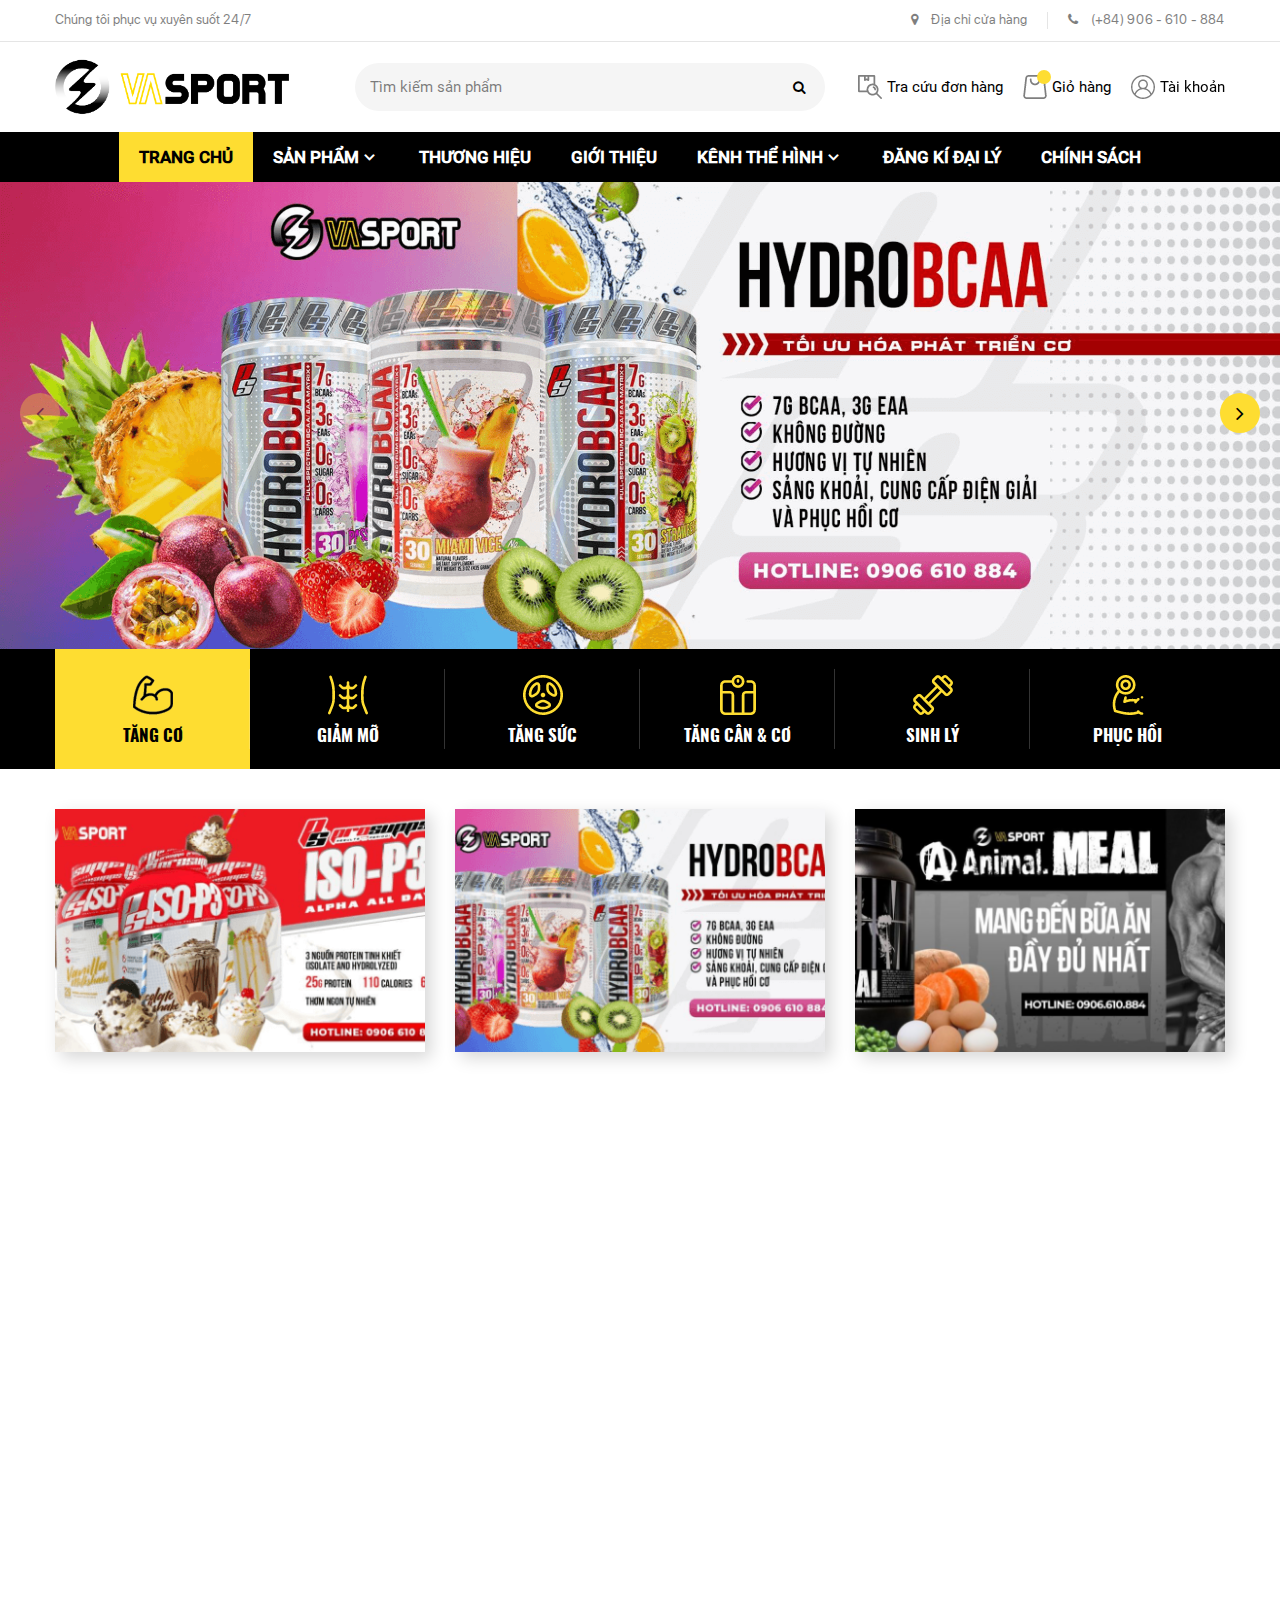
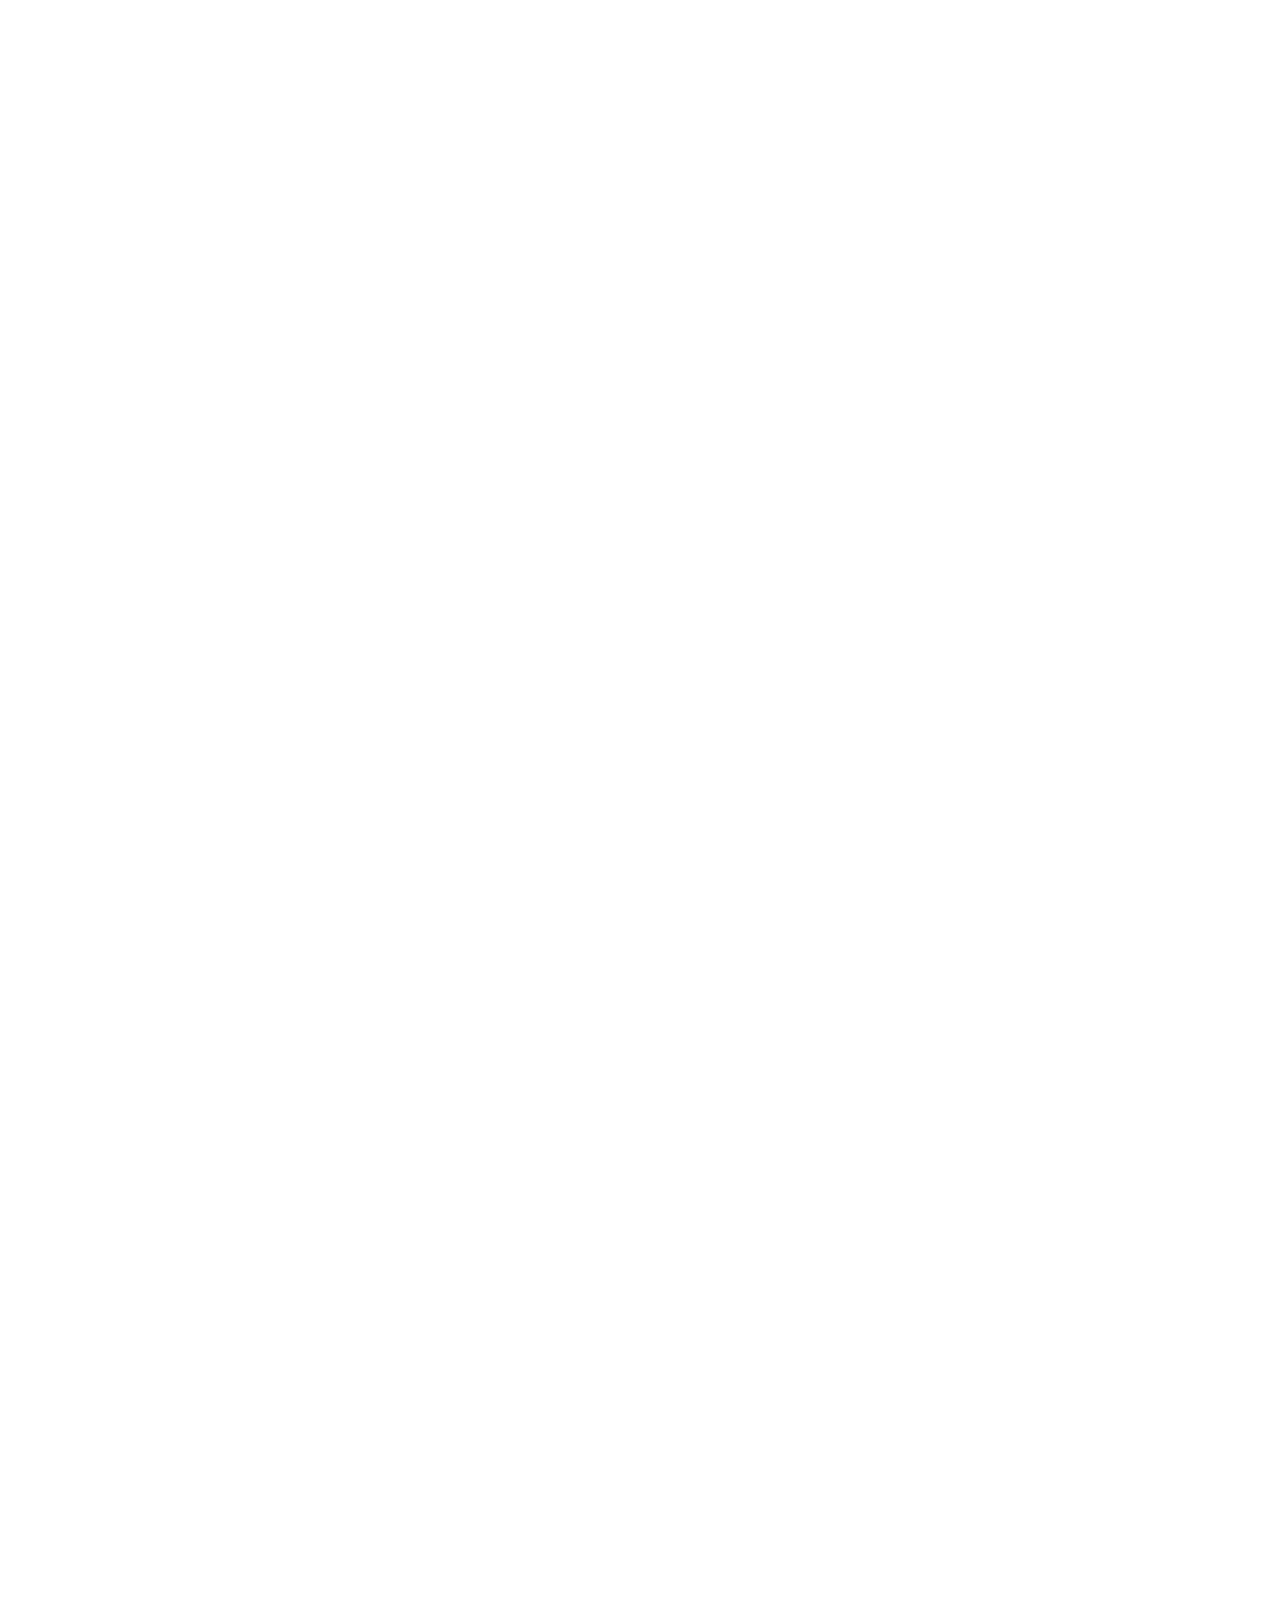
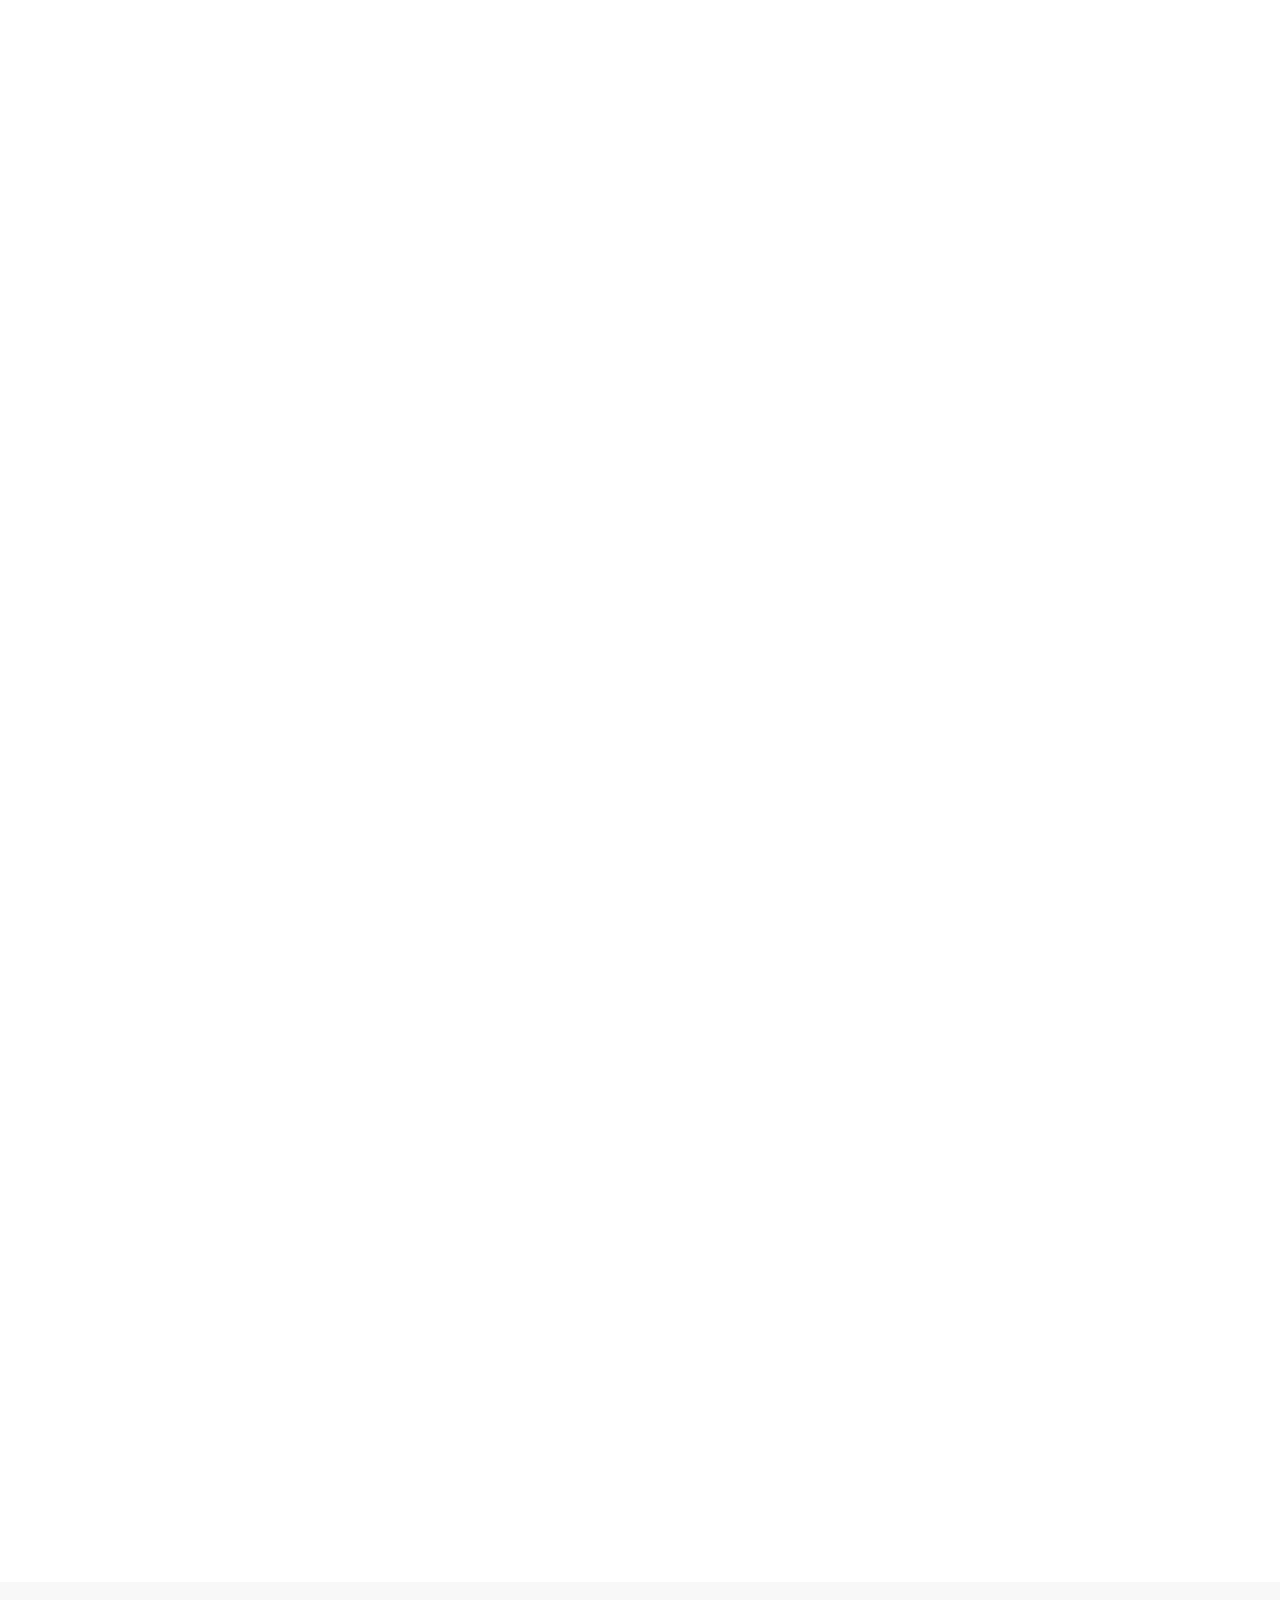
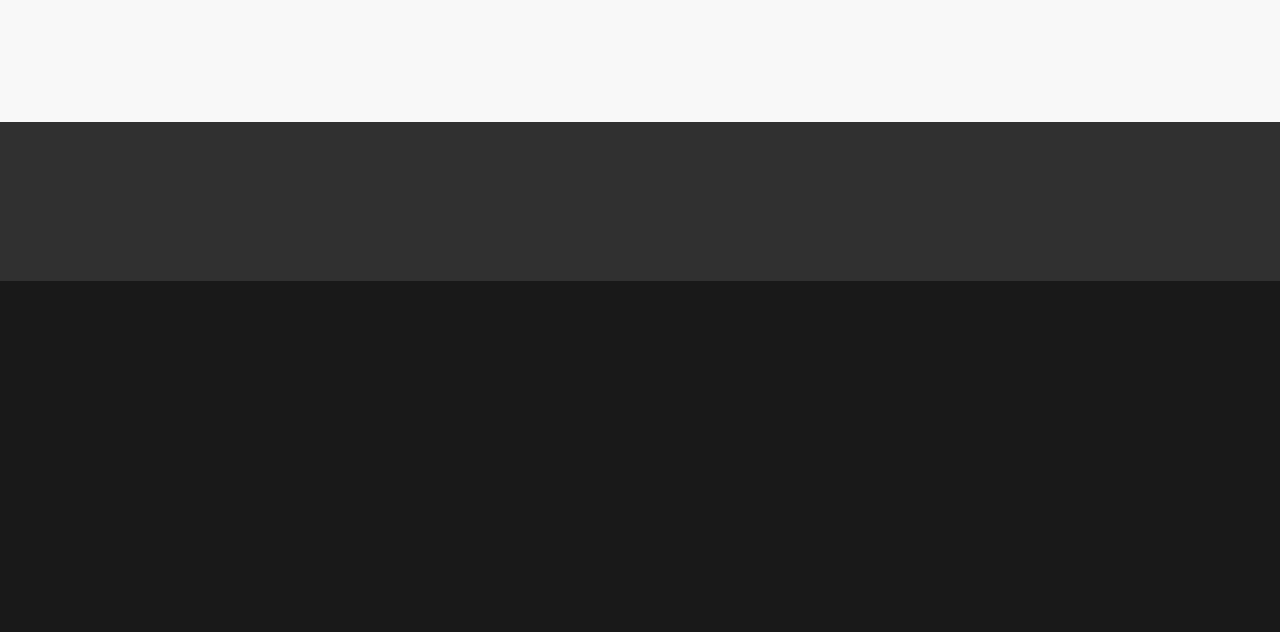
<file: index.html>
<!DOCTYPE html>
<html lang="en">
	<head>
		<meta charset="UTF-8" />
		<meta name="viewport" content="width=device-width, initial-scale=1.0" />
		<title>Vasport</title>
		<link
			rel="shortcut icon"
			href="images/favicon/fav.png"
			type="image/x-icon"
		/>
		<link rel="stylesheet" href="css/styles.css" />
	</head>
	<body>
		<div class="wrapper">
			<header class="header">
				<div class="header__top">
					<div class="container">
						<div class="wrap">
							<p>Chúng tôi phục vụ xuyên suốt 24/7</p>
							<span>
								<i class="fa fa-map-marker" aria-hidden="true"></i>
								Địa chỉ cửa hàng
							</span>
							<span>
								<i class="fa fa-phone" aria-hidden="true"></i>
								(+84) 906 - 610 - 884
							</span>
						</div>
					</div>
				</div>
				<div class="header__middle">
					<div class="container">
						<div class="wrap">
							<div class="logo">
								<a href="#"><img src="images/logo.png" alt="logovasport" /></a>
							</div>
							<div class="header__search">
								<form action="#">
									<input
										id="hd-search"
										type="text"
										class="f-control"
										placeholder="Tìm kiếm sản phẩm"
									/>
									<button type="submit">
										<i class="fa fa-search" aria-hidden="true"></i>
									</button>
								</form>
							</div>
							<div class="header__user">
								<div>
									<a href="#">
										<img src="images/header-user-1.png" alt="" />
										<p>Tra cứu đơn hàng</p>
									</a>
								</div>
								<div class="cart">
									<a href="#">
										<img src="images/header-user-2.png" alt="" />
										<p>Giỏ hàng</p>
									</a>
									<ul class="c-product c-product-sb">
										<li class="c-product__wrap">
											<div class="c-product__item">
												<div class="c-product__img">
													<a href="#">
														<img
															src="images/product-sidebar-img-1.png"
															alt=""
														/>
													</a>
												</div>
												<div class="heading reverse">
													<p class="main-title --xs">
														<a>1,234,000đ</a>
													</p>
													<p class="desc desc-3">
														<a href="#">
															Rule1 R1 Gainer, 12 Lbs + Rule1 Charged Creatine,
															30 Servings
														</a>
													</p>
												</div>
												<a href="#" class="cart-del">✖</a>
											</div>
										</li>
										<li class="c-product__wrap">
											<div class="c-product__item">
												<div class="c-product__img">
													<a href="#">
														<img
															src="images/product-sidebar-img-1.png"
															alt=""
														/>
													</a>
												</div>
												<div class="heading reverse">
													<p class="main-title --xs">
														<a>1,234,000đ</a>
													</p>
													<p class="desc desc-3">
														<a href="#">
															Rule1 R1 Gainer, 12 Lbs + Rule1 Charged Creatine,
															30 Servings
														</a>
													</p>
												</div>
												<a href="#" class="cart-del">✖</a>
											</div>
										</li>
									</ul>
								</div>
								<div class="auth">
									<a href="#">
										<img src="images/header-user-3.png" alt="" />
										<p>Tài khoản</p>
									</a>
									<ul>
                    <li>
                      <a href="#">Đăng nhập</a>
                    </li>
                    <li>
                      <a href="#">Đăng ký</a>
                    </li>
									</ul>
								</div>
							</div>
						</div>
					</div>
				</div>
				<div class="header__bottom">
					<div class="container">
						<div class="wrap">
							<ul class="header__list">
								<li class="logo">
									<a href="#"
										><img src="images/logo.png" alt="logovasport"
									/></a>
								</li>
								<li class="--active"><a href="#">Trang chủ</a></li>
								<li class="dropdown">
									<a href="#">sản phẩm</a>
									<ul class="sub-menu">
										<li><a href="#">Sub menu 1</a></li>
										<li>
											<a href="#">Sub menu 1</a>
										</li>
										<li><a href="#">Sub menu 1</a></li>
										<li><a href="#">Sub menu 1</a></li>
									</ul>
								</li>
								<li><a href="#">Thương hiệu</a></li>
								<li><a href="#">Giới thiệu</a></li>
								<li class="dropdown">
									<a href="#">Kênh thể hình</a>
									<ul class="sub-menu">
										<li><a href="#">Sub menu 1</a></li>
										<li><a href="#">Sub menu 1</a></li>
										<li><a href="#">Sub menu 1</a></li>
										<li><a href="#">Sub menu 1</a></li>
									</ul>
								</li>
								<li>
									<a href="#">Đăng kí đại lý</a>
								</li>
								<li><a href="#">Chính sách</a></li>
							</ul>
							<div class="header__mobile">
								<div class="hamburger-btn">
									<div class="bar"></div>
								</div>
								<div class="overlay"></div>
							</div>
						</div>
					</div>
				</div>
			</header>
			<main class="main">
				<div class="banner">
					<div class="is-slider swiper-1">
						<div class="swiper-container">
							<div class="swiper-wrapper">
								<div class="swiper-slide">
									<img class="wow fadeIn" src="images/home-banner.png" alt="" />
								</div>
								<div class="swiper-slide">
									<img class="wow fadeIn" src="images/home-banner.png" alt="" />
								</div>
								<div class="swiper-slide">
									<img class="wow fadeIn" src="images/home-banner.png" alt="" />
								</div>
								<div class="swiper-slide">
									<img class="wow fadeIn" src="images/home-banner.png" alt="" />
								</div>
								<div class="swiper-slide">
									<img class="wow fadeIn" src="images/home-banner.png" alt="" />
								</div>
							</div>
							<div class="swiper-pagination"></div>
						</div>
						<div class="swiper-button-prev"></div>
						<div class="swiper-button-next"></div>
					</div>
					<div class="cate">
						<div class="container">
							<div class="cate__list">
								<div
									class="cate__wrap --active wow fadeIn"
									data-wow-delay=".1s"
								>
									<div class="cate__item">
										<a href="#">
											<img src="images/home-icon-1.png" alt="" />
											<p class="main-title --sm">TĂNG CƠ</p>
										</a>
									</div>
								</div>
								<div class="cate__wrap wow fadeIn" data-wow-delay=".2s">
									<div class="cate__item">
										<a href="#">
											<img src="images/home-icon-2.png" alt="" />
											<p class="main-title --sm">giảm mỡ</p>
										</a>
									</div>
								</div>
								<div class="cate__wrap wow fadeIn" data-wow-delay=".3s">
									<div class="cate__item">
										<a href="#">
											<img src="images/home-icon-3.png" alt="" />
											<p class="main-title --sm">TĂNG sức</p>
										</a>
									</div>
								</div>
								<div class="cate__wrap wow fadeIn" data-wow-delay=".4s">
									<div class="cate__item">
										<a href="#">
											<img src="images/home-icon-4.png" alt="" />
											<p class="main-title --sm">tăng cân & cơ</p>
										</a>
									</div>
								</div>
								<div class="cate__wrap wow fadeIn" data-wow-delay=".5s">
									<div class="cate__item">
										<a href="#">
											<img src="images/home-icon-5.png" alt="" />
											<p class="main-title --sm">Sinh lý</p>
										</a>
									</div>
								</div>
								<div class="cate__wrap wow fadeIn" data-wow-delay=".6s">
									<div class="cate__item">
										<a href="#">
											<img src="images/home-icon-6.png" alt="" />
											<p class="main-title --sm">Phục hồi</p>
										</a>
									</div>
								</div>
							</div>
						</div>
					</div>
				</div>
				<div class="home">
					<div class="container">
						<div class="home__ads">
							<div class="home__ads-item">
								<a href="#" class="wow fadeInUp" data-wow-delay=".3s">
									<img src="images/home-ads-3.png" alt="" />
								</a>
							</div>
							<div class="home__ads-item">
								<a href="#" class="wow fadeInUp" data-wow-delay=".2s">
									<img src="images/home-ads-2.png" alt="" />
								</a>
							</div>
							<div class="home__ads-item">
								<a href="#" class="wow fadeInUp" data-wow-delay=".1s">
									<img src="images/home-ads-1.png" alt="" />
								</a>
							</div>
						</div>
						<div class="home__flash wow fadeInUp" data-wow-delay=".2s">
							<div class="home__flash-top">
								<div class="flash-title">
									<div class="flash-title-img">
										<img src="images/flash-icon.png" alt="" />
									</div>
									<a href="#" class="main-title">Flash sale</a>
								</div>
								<div class="flash-time" data-time="10/16/2020">
									<p>end in</p>
									<ul class="flash-time-list">
										<li class="--active">
											<div class="heading">
												<p class="main-title --md hours">09</p>
												<p class="desc desc-3">HOUR</p>
											</div>
										</li>
										<li>
											<div class="heading">
												<p class="main-title --md minutes">45</p>
												<p class="desc desc-3">MIN</p>
											</div>
										</li>
										<li>
											<div class="heading">
												<p class="main-title --md seconds">26</p>
												<p class="desc desc-3">SEC</p>
											</div>
										</li>
									</ul>
								</div>
							</div>
							<div class="home__flash-bottom">
								<div class="c-product">
									<div class="c-product__list">
										<div class="c-product__wrap">
											<div class="c-product__item">
												<div class="c-product__tag">
													<img src="images/sale_off.png" alt="" />
												</div>
												<div class="c-product__img">
													<a href="#">
														<img src="images/home-pro-1.png" alt="" />
													</a>
												</div>
												<div class="heading reverse">
													<p class="main-title --xs">
														<a href="#">1,234,000đ</a>
														<del>1,434,000đ</del>
													</p>
													<p class="desc">
														<a href="#">
															Rule1 R1 Gainer, 12 Lbs + Rule1 Charged Creatine,
															30 Servings
														</a>
													</p>
												</div>
											</div>
										</div>
										<div class="c-product__wrap">
											<div class="c-product__item">
												<div class="c-product__tag">
													<img src="images/sale_off.png" alt="" />
												</div>
												<div class="c-product__img">
													<a href="#">
														<img src="images/home-pro-2.png" alt="" />
													</a>
												</div>
												<div class="heading reverse">
													<p class="main-title --xs">
														<a href="#">1,234,000đ</a>
														<del>1,434,000đ</del>
													</p>
													<p class="desc">
														<a href="#">
															Rule1 R1 Gainer, 12 Lbs + Rule1 Charged Creatine,
															30 Servings
														</a>
													</p>
												</div>
											</div>
										</div>
										<div class="c-product__wrap">
											<div class="c-product__item">
												<div class="c-product__tag">
													<img src="images/sale_off.png" alt="" />
												</div>
												<div class="c-product__img">
													<a href="#">
														<img src="images/home-pro-3.png" alt="" />
													</a>
												</div>
												<div class="heading reverse">
													<p class="main-title --xs">
														<a href="#">1,234,000đ</a>
														<del>1,434,000đ</del>
													</p>
													<p class="desc">
														<a href="#">
															Rule1 R1 Gainer, 12 Lbs + Rule1 Charged Creatine,
															30 Servings
														</a>
													</p>
												</div>
											</div>
										</div>
										<div class="c-product__wrap">
											<div class="c-product__item">
												<div class="c-product__tag">
													<img src="images/sale_off.png" alt="" />
												</div>
												<div class="c-product__img">
													<a href="#">
														<img src="images/home-pro-4.png" alt="" />
													</a>
												</div>
												<div class="heading reverse">
													<p class="main-title --xs">
														<a href="#">1,234,000đ</a>
														<del>1,434,000đ</del>
													</p>
													<p class="desc">
														<a href="#">
															Rule1 R1 Gainer, 12 Lbs + Rule1 Charged Creatine,
															30 Servings
														</a>
													</p>
												</div>
											</div>
										</div>
									</div>
								</div>
							</div>
						</div>

						<div class="home-products">
							<ul class="tabs no-box-shadow">
								<li class="--active wow fadeInRight" data-wow-delay=".2s">
									<p class="main-title --lg">sản phẩm phát triển cơ</p>
								</li>
							</ul>
							<div
								class="home-products__wrap wow fadeInUp"
								data-wow-delay=".2s"
							>
								<div class="left">
									<img src="images/home-aside-banner.png" alt="" />
								</div>
								<div class="right">
									<ul class="home-products__tabs">
										<li class="readmore">
											<a href="#" class="readmore-btn">Xem thêm</a>
										</li>
										<li class="tab-link --active" data-tabs=".tab-content-1-1">
											whey PROTEIN
										</li>
										<li class="tab-link" data-tabs=".tab-content-1-2">
											Casein Protein
										</li>
										<li class="tab-link" data-tabs=".tab-content-1-3">
											Protein Bar
										</li>
										<li class="tab-link" data-tabs=".tab-content-1-4">
											Meal Replacements
										</li>
										<li class="tab-link" data-tabs=".tab-content-1-5">
											Soy Protein
										</li>
									</ul>
									<div>
										<div class="c-product tab-content-1-1 --active">
											<div class="c-product__list">
												<div class="c-product__wrap">
													<div class="c-product__item">
														<div class="c-product__tag">
															<img src="images/new.png" alt="" />
														</div>
														<div class="c-product__img">
															<a href="#">
																<img src="images/brand-pro-1.png" alt="" />
															</a>
														</div>
														<div class="heading reverse">
															<p class="main-title --xs">
																<a href="#">1,234,000đ</a>
															</p>
															<p class="desc">
																<a href="#">
																	Rule1 R1 Gainer, 12 Lbs + Rule1 Charged
																	Creatine, 30 Servings
																</a>
															</p>
														</div>
													</div>
												</div>
												<div class="c-product__wrap">
													<div class="c-product__item">
														<div class="c-product__tag">
															<img src="images/new.png" alt="" />
														</div>
														<div class="c-product__img">
															<a href="#">
																<img src="images/brand-pro-4.png" alt="" />
															</a>
														</div>
														<div class="heading reverse">
															<p class="main-title --xs">
																<a href="#">1,234,000đ</a>
															</p>
															<p class="desc">
																<a href="#">
																	Rule1 R1 Gainer, 12 Lbs + Rule1 Charged
																	Creatine, 30 Servings
																</a>
															</p>
														</div>
													</div>
												</div>
												<div class="c-product__wrap">
													<div class="c-product__item">
														<div class="c-product__img">
															<a href="#">
																<img src="images/brand-pro-5.png" alt="" />
															</a>
														</div>
														<div class="heading reverse">
															<p class="main-title --xs">
																<a href="#">1,234,000đ</a>
															</p>
															<p class="desc">
																<a href="#">
																	Rule1 R1 Gainer, 12 Lbs + Rule1 Charged
																	Creatine, 30 Servings
																</a>
															</p>
														</div>
													</div>
												</div>
												<div class="c-product__wrap">
													<div class="c-product__item">
														<div class="c-product__img">
															<a href="#">
																<img src="images/brand-pro-2.png" alt="" />
															</a>
														</div>
														<div class="heading reverse">
															<p class="main-title --xs">
																<a href="#">1,234,000đ</a>
															</p>
															<p class="desc">
																<a href="#">
																	Rule1 R1 Gainer, 12 Lbs + Rule1 Charged
																	Creatine, 30 Servings
																</a>
															</p>
														</div>
													</div>
												</div>
												<div class="c-product__wrap">
													<div class="c-product__item">
														<div class="c-product__img">
															<a href="#">
																<img src="images/home-pro-5.png" alt="" />
															</a>
														</div>
														<div class="heading reverse">
															<p class="main-title --xs">
																<a href="#">1,234,000đ</a>
															</p>
															<p class="desc">
																<a href="#">
																	Rule1 R1 Gainer, 12 Lbs + Rule1 Charged
																	Creatine, 30 Servings
																</a>
															</p>
														</div>
													</div>
												</div>
												<div class="c-product__wrap">
													<div class="c-product__item">
														<div class="c-product__img">
															<a href="#">
																<img src="images/home-pro-6.png" alt="" />
															</a>
														</div>
														<div class="heading reverse">
															<p class="main-title --xs">
																<a href="#">1,234,000đ</a>
															</p>
															<p class="desc">
																<a href="#">
																	Rule1 R1 Gainer, 12 Lbs + Rule1 Charged
																	Creatine, 30 Servings
																</a>
															</p>
														</div>
													</div>
												</div>
												<div class="c-product__wrap">
													<div class="c-product__item">
														<div class="c-product__img">
															<a href="#">
																<img src="images/home-pro-7.png" alt="" />
															</a>
														</div>
														<div class="heading reverse">
															<p class="main-title --xs">
																<a href="#">1,234,000đ</a>
															</p>
															<p class="desc">
																<a href="#">
																	Rule1 R1 Gainer, 12 Lbs + Rule1 Charged
																	Creatine, 30 Servings
																</a>
															</p>
														</div>
													</div>
												</div>
												<div class="c-product__wrap">
													<div class="c-product__item">
														<div class="c-product__img">
															<a href="#">
																<img src="images/home-pro-8.png" alt="" />
															</a>
														</div>
														<div class="heading reverse">
															<p class="main-title --xs">
																<a href="#">1,234,000đ</a>
															</p>
															<p class="desc">
																<a href="#">
																	Rule1 R1 Gainer, 12 Lbs + Rule1 Charged
																	Creatine, 30 Servings
																</a>
															</p>
														</div>
													</div>
												</div>
											</div>
										</div>
										<div class="c-product tab-content-1-2">
											<div class="c-product__list">
												<div class="c-product__wrap">
													<div class="c-product__item">
														<div class="c-product__tag">
															<img src="images/new.png" alt="" />
														</div>
														<div class="c-product__img">
															<a href="#">
																<img src="images/brand-pro-3.png" alt="" />
															</a>
														</div>
														<div class="heading reverse">
															<p class="main-title --xs">
																<a href="#">1,234,000đ</a>
															</p>
															<p class="desc">
																<a href="#">
																	Rule1 R1 Gainer, 12 Lbs + Rule1 Charged
																	Creatine, 30 Servings
																</a>
															</p>
														</div>
													</div>
												</div>
												<div class="c-product__wrap">
													<div class="c-product__item">
														<div class="c-product__tag">
															<img src="images/new.png" alt="" />
														</div>
														<div class="c-product__img">
															<a href="#">
																<img src="images/brand-pro-4.png" alt="" />
															</a>
														</div>
														<div class="heading reverse">
															<p class="main-title --xs">
																<a href="#">1,234,000đ</a>
															</p>
															<p class="desc">
																<a href="#">
																	Rule1 R1 Gainer, 12 Lbs + Rule1 Charged
																	Creatine, 30 Servings
																</a>
															</p>
														</div>
													</div>
												</div>
												<div class="c-product__wrap">
													<div class="c-product__item">
														<div class="c-product__img">
															<a href="#">
																<img src="images/brand-pro-5.png" alt="" />
															</a>
														</div>
														<div class="heading reverse">
															<p class="main-title --xs">
																<a href="#">1,234,000đ</a>
															</p>
															<p class="desc">
																<a href="#">
																	Rule1 R1 Gainer, 12 Lbs + Rule1 Charged
																	Creatine, 30 Servings
																</a>
															</p>
														</div>
													</div>
												</div>
												<div class="c-product__wrap">
													<div class="c-product__item">
														<div class="c-product__img">
															<a href="#">
																<img src="images/brand-pro-2.png" alt="" />
															</a>
														</div>
														<div class="heading reverse">
															<p class="main-title --xs">
																<a href="#">1,234,000đ</a>
															</p>
															<p class="desc">
																<a href="#">
																	Rule1 R1 Gainer, 12 Lbs + Rule1 Charged
																	Creatine, 30 Servings
																</a>
															</p>
														</div>
													</div>
												</div>
												<div class="c-product__wrap">
													<div class="c-product__item">
														<div class="c-product__img">
															<a href="#">
																<img src="images/home-pro-5.png" alt="" />
															</a>
														</div>
														<div class="heading reverse">
															<p class="main-title --xs">
																<a href="#">1,234,000đ</a>
															</p>
															<p class="desc">
																<a href="#">
																	Rule1 R1 Gainer, 12 Lbs + Rule1 Charged
																	Creatine, 30 Servings
																</a>
															</p>
														</div>
													</div>
												</div>
												<div class="c-product__wrap">
													<div class="c-product__item">
														<div class="c-product__img">
															<a href="#">
																<img src="images/home-pro-6.png" alt="" />
															</a>
														</div>
														<div class="heading reverse">
															<p class="main-title --xs">
																<a href="#">1,234,000đ</a>
															</p>
															<p class="desc">
																<a href="#">
																	Rule1 R1 Gainer, 12 Lbs + Rule1 Charged
																	Creatine, 30 Servings
																</a>
															</p>
														</div>
													</div>
												</div>
												<div class="c-product__wrap">
													<div class="c-product__item">
														<div class="c-product__img">
															<a href="#">
																<img src="images/home-pro-7.png" alt="" />
															</a>
														</div>
														<div class="heading reverse">
															<p class="main-title --xs">
																<a href="#">1,234,000đ</a>
															</p>
															<p class="desc">
																<a href="#">
																	Rule1 R1 Gainer, 12 Lbs + Rule1 Charged
																	Creatine, 30 Servings
																</a>
															</p>
														</div>
													</div>
												</div>
												<div class="c-product__wrap">
													<div class="c-product__item">
														<div class="c-product__img">
															<a href="#">
																<img src="images/home-pro-8.png" alt="" />
															</a>
														</div>
														<div class="heading reverse">
															<p class="main-title --xs">
																<a href="#">1,234,000đ</a>
															</p>
															<p class="desc">
																<a href="#">
																	Rule1 R1 Gainer, 12 Lbs + Rule1 Charged
																	Creatine, 30 Servings
																</a>
															</p>
														</div>
													</div>
												</div>
											</div>
										</div>
										<div class="c-product tab-content-1-3">
											<div class="c-product__list">
												<div class="c-product__wrap">
													<div class="c-product__item">
														<div class="c-product__tag">
															<img src="images/new.png" alt="" />
														</div>
														<div class="c-product__img">
															<a href="#">
																<img src="images/brand-pro-3.png" alt="" />
															</a>
														</div>
														<div class="heading reverse">
															<p class="main-title --xs">
																<a href="#">1,234,000đ</a>
															</p>
															<p class="desc">
																<a href="#">
																	Rule1 R1 Gainer, 12 Lbs + Rule1 Charged
																	Creatine, 30 Servings
																</a>
															</p>
														</div>
													</div>
												</div>
												<div class="c-product__wrap">
													<div class="c-product__item">
														<div class="c-product__tag">
															<img src="images/new.png" alt="" />
														</div>
														<div class="c-product__img">
															<a href="#">
																<img src="images/brand-pro-4.png" alt="" />
															</a>
														</div>
														<div class="heading reverse">
															<p class="main-title --xs">
																<a href="#">1,234,000đ</a>
															</p>
															<p class="desc">
																<a href="#">
																	Rule1 R1 Gainer, 12 Lbs + Rule1 Charged
																	Creatine, 30 Servings
																</a>
															</p>
														</div>
													</div>
												</div>
												<div class="c-product__wrap">
													<div class="c-product__item">
														<div class="c-product__img">
															<a href="#">
																<img src="images/brand-pro-5.png" alt="" />
															</a>
														</div>
														<div class="heading reverse">
															<p class="main-title --xs">
																<a href="#">1,234,000đ</a>
															</p>
															<p class="desc">
																<a href="#">
																	Rule1 R1 Gainer, 12 Lbs + Rule1 Charged
																	Creatine, 30 Servings
																</a>
															</p>
														</div>
													</div>
												</div>
												<div class="c-product__wrap">
													<div class="c-product__item">
														<div class="c-product__img">
															<a href="#">
																<img src="images/brand-pro-2.png" alt="" />
															</a>
														</div>
														<div class="heading reverse">
															<p class="main-title --xs">
																<a href="#">1,234,000đ</a>
															</p>
															<p class="desc">
																<a href="#">
																	Rule1 R1 Gainer, 12 Lbs + Rule1 Charged
																	Creatine, 30 Servings
																</a>
															</p>
														</div>
													</div>
												</div>
												<div class="c-product__wrap">
													<div class="c-product__item">
														<div class="c-product__img">
															<a href="#">
																<img src="images/home-pro-5.png" alt="" />
															</a>
														</div>
														<div class="heading reverse">
															<p class="main-title --xs">
																<a href="#">1,234,000đ</a>
															</p>
															<p class="desc">
																<a href="#">
																	Rule1 R1 Gainer, 12 Lbs + Rule1 Charged
																	Creatine, 30 Servings
																</a>
															</p>
														</div>
													</div>
												</div>
												<div class="c-product__wrap">
													<div class="c-product__item">
														<div class="c-product__img">
															<a href="#">
																<img src="images/home-pro-6.png" alt="" />
															</a>
														</div>
														<div class="heading reverse">
															<p class="main-title --xs">
																<a href="#">1,234,000đ</a>
															</p>
															<p class="desc">
																<a href="#">
																	Rule1 R1 Gainer, 12 Lbs + Rule1 Charged
																	Creatine, 30 Servings
																</a>
															</p>
														</div>
													</div>
												</div>
												<div class="c-product__wrap">
													<div class="c-product__item">
														<div class="c-product__img">
															<a href="#">
																<img src="images/home-pro-7.png" alt="" />
															</a>
														</div>
														<div class="heading reverse">
															<p class="main-title --xs">
																<a href="#">1,234,000đ</a>
															</p>
															<p class="desc">
																<a href="#">
																	Rule1 R1 Gainer, 12 Lbs + Rule1 Charged
																	Creatine, 30 Servings
																</a>
															</p>
														</div>
													</div>
												</div>
												<div class="c-product__wrap">
													<div class="c-product__item">
														<div class="c-product__img">
															<a href="#">
																<img src="images/home-pro-8.png" alt="" />
															</a>
														</div>
														<div class="heading reverse">
															<p class="main-title --xs">
																<a href="#">1,234,000đ</a>
															</p>
															<p class="desc">
																<a href="#">
																	Rule1 R1 Gainer, 12 Lbs + Rule1 Charged
																	Creatine, 30 Servings
																</a>
															</p>
														</div>
													</div>
												</div>
											</div>
										</div>
										<div class="c-product tab-content-1-4">
											<div class="c-product__list">
												<div class="c-product__wrap">
													<div class="c-product__item">
														<div class="c-product__tag">
															<img src="images/new.png" alt="" />
														</div>
														<div class="c-product__img">
															<a href="#">
																<img src="images/brand-pro-3.png" alt="" />
															</a>
														</div>
														<div class="heading reverse">
															<p class="main-title --xs">
																<a href="#">1,234,000đ</a>
															</p>
															<p class="desc">
																<a href="#">
																	Rule1 R1 Gainer, 12 Lbs + Rule1 Charged
																	Creatine, 30 Servings
																</a>
															</p>
														</div>
													</div>
												</div>
												<div class="c-product__wrap">
													<div class="c-product__item">
														<div class="c-product__tag">
															<img src="images/new.png" alt="" />
														</div>
														<div class="c-product__img">
															<a href="#">
																<img src="images/brand-pro-4.png" alt="" />
															</a>
														</div>
														<div class="heading reverse">
															<p class="main-title --xs">
																<a href="#">1,234,000đ</a>
															</p>
															<p class="desc">
																<a href="#">
																	Rule1 R1 Gainer, 12 Lbs + Rule1 Charged
																	Creatine, 30 Servings
																</a>
															</p>
														</div>
													</div>
												</div>
												<div class="c-product__wrap">
													<div class="c-product__item">
														<div class="c-product__img">
															<a href="#">
																<img src="images/brand-pro-5.png" alt="" />
															</a>
														</div>
														<div class="heading reverse">
															<p class="main-title --xs">
																<a href="#">1,234,000đ</a>
															</p>
															<p class="desc">
																<a href="#">
																	Rule1 R1 Gainer, 12 Lbs + Rule1 Charged
																	Creatine, 30 Servings
																</a>
															</p>
														</div>
													</div>
												</div>
												<div class="c-product__wrap">
													<div class="c-product__item">
														<div class="c-product__img">
															<a href="#">
																<img src="images/brand-pro-2.png" alt="" />
															</a>
														</div>
														<div class="heading reverse">
															<p class="main-title --xs">
																<a href="#">1,234,000đ</a>
															</p>
															<p class="desc">
																<a href="#">
																	Rule1 R1 Gainer, 12 Lbs + Rule1 Charged
																	Creatine, 30 Servings
																</a>
															</p>
														</div>
													</div>
												</div>
												<div class="c-product__wrap">
													<div class="c-product__item">
														<div class="c-product__img">
															<a href="#">
																<img src="images/home-pro-5.png" alt="" />
															</a>
														</div>
														<div class="heading reverse">
															<p class="main-title --xs">
																<a href="#">1,234,000đ</a>
															</p>
															<p class="desc">
																<a href="#">
																	Rule1 R1 Gainer, 12 Lbs + Rule1 Charged
																	Creatine, 30 Servings
																</a>
															</p>
														</div>
													</div>
												</div>
												<div class="c-product__wrap">
													<div class="c-product__item">
														<div class="c-product__img">
															<a href="#">
																<img src="images/home-pro-6.png" alt="" />
															</a>
														</div>
														<div class="heading reverse">
															<p class="main-title --xs">
																<a href="#">1,234,000đ</a>
															</p>
															<p class="desc">
																<a href="#">
																	Rule1 R1 Gainer, 12 Lbs + Rule1 Charged
																	Creatine, 30 Servings
																</a>
															</p>
														</div>
													</div>
												</div>
												<div class="c-product__wrap">
													<div class="c-product__item">
														<div class="c-product__img">
															<a href="#">
																<img src="images/home-pro-7.png" alt="" />
															</a>
														</div>
														<div class="heading reverse">
															<p class="main-title --xs">
																<a href="#">1,234,000đ</a>
															</p>
															<p class="desc">
																<a href="#">
																	Rule1 R1 Gainer, 12 Lbs + Rule1 Charged
																	Creatine, 30 Servings
																</a>
															</p>
														</div>
													</div>
												</div>
												<div class="c-product__wrap">
													<div class="c-product__item">
														<div class="c-product__img">
															<a href="#">
																<img src="images/home-pro-8.png" alt="" />
															</a>
														</div>
														<div class="heading reverse">
															<p class="main-title --xs">
																<a href="#">1,234,000đ</a>
															</p>
															<p class="desc">
																<a href="#">
																	Rule1 R1 Gainer, 12 Lbs + Rule1 Charged
																	Creatine, 30 Servings
																</a>
															</p>
														</div>
													</div>
												</div>
											</div>
										</div>
										<div class="c-product tab-content-1-5">
											<div class="c-product__list">
												<div class="c-product__wrap">
													<div class="c-product__item">
														<div class="c-product__tag">
															<img src="images/new.png" alt="" />
														</div>
														<div class="c-product__img">
															<a href="#">
																<img src="images/brand-pro-3.png" alt="" />
															</a>
														</div>
														<div class="heading reverse">
															<p class="main-title --xs">
																<a href="#">1,234,000đ</a>
															</p>
															<p class="desc">
																<a href="#">
																	Rule1 R1 Gainer, 12 Lbs + Rule1 Charged
																	Creatine, 30 Servings
																</a>
															</p>
														</div>
													</div>
												</div>
												<div class="c-product__wrap">
													<div class="c-product__item">
														<div class="c-product__tag">
															<img src="images/new.png" alt="" />
														</div>
														<div class="c-product__img">
															<a href="#">
																<img src="images/brand-pro-4.png" alt="" />
															</a>
														</div>
														<div class="heading reverse">
															<p class="main-title --xs">
																<a href="#">1,234,000đ</a>
															</p>
															<p class="desc">
																<a href="#">
																	Rule1 R1 Gainer, 12 Lbs + Rule1 Charged
																	Creatine, 30 Servings
																</a>
															</p>
														</div>
													</div>
												</div>
												<div class="c-product__wrap">
													<div class="c-product__item">
														<div class="c-product__img">
															<a href="#">
																<img src="images/brand-pro-5.png" alt="" />
															</a>
														</div>
														<div class="heading reverse">
															<p class="main-title --xs">
																<a href="#">1,234,000đ</a>
															</p>
															<p class="desc">
																<a href="#">
																	Rule1 R1 Gainer, 12 Lbs + Rule1 Charged
																	Creatine, 30 Servings
																</a>
															</p>
														</div>
													</div>
												</div>
												<div class="c-product__wrap">
													<div class="c-product__item">
														<div class="c-product__img">
															<a href="#">
																<img src="images/brand-pro-2.png" alt="" />
															</a>
														</div>
														<div class="heading reverse">
															<p class="main-title --xs">
																<a href="#">1,234,000đ</a>
															</p>
															<p class="desc">
																<a href="#">
																	Rule1 R1 Gainer, 12 Lbs + Rule1 Charged
																	Creatine, 30 Servings
																</a>
															</p>
														</div>
													</div>
												</div>
												<div class="c-product__wrap">
													<div class="c-product__item">
														<div class="c-product__img">
															<a href="#">
																<img src="images/home-pro-5.png" alt="" />
															</a>
														</div>
														<div class="heading reverse">
															<p class="main-title --xs">
																<a href="#">1,234,000đ</a>
															</p>
															<p class="desc">
																<a href="#">
																	Rule1 R1 Gainer, 12 Lbs + Rule1 Charged
																	Creatine, 30 Servings
																</a>
															</p>
														</div>
													</div>
												</div>
												<div class="c-product__wrap">
													<div class="c-product__item">
														<div class="c-product__img">
															<a href="#">
																<img src="images/home-pro-6.png" alt="" />
															</a>
														</div>
														<div class="heading reverse">
															<p class="main-title --xs">
																<a href="#">1,234,000đ</a>
															</p>
															<p class="desc">
																<a href="#">
																	Rule1 R1 Gainer, 12 Lbs + Rule1 Charged
																	Creatine, 30 Servings
																</a>
															</p>
														</div>
													</div>
												</div>
												<div class="c-product__wrap">
													<div class="c-product__item">
														<div class="c-product__img">
															<a href="#">
																<img src="images/home-pro-7.png" alt="" />
															</a>
														</div>
														<div class="heading reverse">
															<p class="main-title --xs">
																<a href="#">1,234,000đ</a>
															</p>
															<p class="desc">
																<a href="#">
																	Rule1 R1 Gainer, 12 Lbs + Rule1 Charged
																	Creatine, 30 Servings
																</a>
															</p>
														</div>
													</div>
												</div>
												<div class="c-product__wrap">
													<div class="c-product__item">
														<div class="c-product__img">
															<a href="#">
																<img src="images/home-pro-8.png" alt="" />
															</a>
														</div>
														<div class="heading reverse">
															<p class="main-title --xs">
																<a href="#">1,234,000đ</a>
															</p>
															<p class="desc">
																<a href="#">
																	Rule1 R1 Gainer, 12 Lbs + Rule1 Charged
																	Creatine, 30 Servings
																</a>
															</p>
														</div>
													</div>
												</div>
											</div>
										</div>
									</div>
								</div>
							</div>
						</div>

						<div class="home-products">
							<ul class="tabs no-box-shadow">
								<li class="--active wow fadeInRight" data-wow-delay=".2s">
									<p class="main-title --lg">Sữa tăng cân</p>
								</li>
							</ul>
							<div
								class="home-products__wrap wow fadeInUp"
								data-wow-delay=".2s"
							>
								<div class="left">
									<img src="images/home-aside-banner.png" alt="" />
								</div>
								<div class="right">
									<ul class="home-products__tabs">
										<li class="readmore">
											<a href="#" class="readmore-btn">Xem thêm</a>
										</li>
										<li class="tab-link --active" data-tabs=".tab-content-2-1">
											sữa tăng cân & cơ nhanh
										</li>

										<li class="tab-link" data-tabs=".tab-content-2-2">
											sữa tăng cân, ít tăng mỡ
										</li>
									</ul>
									<div>
										<div class="c-product tab-content-2-1 --active">
											<div class="c-product__list">
												<div class="c-product__wrap">
													<div class="c-product__item">
														<div class="c-product__tag">
															<img src="images/new.png" alt="" />
														</div>
														<div class="c-product__img">
															<a href="#">
																<img src="images/brand-pro-1.png" alt="" />
															</a>
														</div>
														<div class="heading reverse">
															<p class="main-title --xs">
																<a href="#">1,234,000đ</a>
															</p>
															<p class="desc">
																<a href="#">
																	Rule1 R1 Gainer, 12 Lbs + Rule1 Charged
																	Creatine, 30 Servings
																</a>
															</p>
														</div>
													</div>
												</div>
												<div class="c-product__wrap">
													<div class="c-product__item">
														<div class="c-product__tag">
															<img src="images/new.png" alt="" />
														</div>
														<div class="c-product__img">
															<a href="#">
																<img src="images/brand-pro-4.png" alt="" />
															</a>
														</div>
														<div class="heading reverse">
															<p class="main-title --xs">
																<a href="#">1,234,000đ</a>
															</p>
															<p class="desc">
																<a href="#">
																	Rule1 R1 Gainer, 12 Lbs + Rule1 Charged
																	Creatine, 30 Servings
																</a>
															</p>
														</div>
													</div>
												</div>
												<div class="c-product__wrap">
													<div class="c-product__item">
														<div class="c-product__img">
															<a href="#">
																<img src="images/brand-pro-5.png" alt="" />
															</a>
														</div>
														<div class="heading reverse">
															<p class="main-title --xs">
																<a href="#">1,234,000đ</a>
															</p>
															<p class="desc">
																<a href="#">
																	Rule1 R1 Gainer, 12 Lbs + Rule1 Charged
																	Creatine, 30 Servings
																</a>
															</p>
														</div>
													</div>
												</div>
												<div class="c-product__wrap">
													<div class="c-product__item">
														<div class="c-product__img">
															<a href="#">
																<img src="images/brand-pro-2.png" alt="" />
															</a>
														</div>
														<div class="heading reverse">
															<p class="main-title --xs">
																<a href="#">1,234,000đ</a>
															</p>
															<p class="desc">
																<a href="#">
																	Rule1 R1 Gainer, 12 Lbs + Rule1 Charged
																	Creatine, 30 Servings
																</a>
															</p>
														</div>
													</div>
												</div>
												<div class="c-product__wrap">
													<div class="c-product__item">
														<div class="c-product__img">
															<a href="#">
																<img src="images/home-pro-5.png" alt="" />
															</a>
														</div>
														<div class="heading reverse">
															<p class="main-title --xs">
																<a href="#">1,234,000đ</a>
															</p>
															<p class="desc">
																<a href="#">
																	Rule1 R1 Gainer, 12 Lbs + Rule1 Charged
																	Creatine, 30 Servings
																</a>
															</p>
														</div>
													</div>
												</div>
												<div class="c-product__wrap">
													<div class="c-product__item">
														<div class="c-product__img">
															<a href="#">
																<img src="images/home-pro-6.png" alt="" />
															</a>
														</div>
														<div class="heading reverse">
															<p class="main-title --xs">
																<a href="#">1,234,000đ</a>
															</p>
															<p class="desc">
																<a href="#">
																	Rule1 R1 Gainer, 12 Lbs + Rule1 Charged
																	Creatine, 30 Servings
																</a>
															</p>
														</div>
													</div>
												</div>
												<div class="c-product__wrap">
													<div class="c-product__item">
														<div class="c-product__img">
															<a href="#">
																<img src="images/home-pro-7.png" alt="" />
															</a>
														</div>
														<div class="heading reverse">
															<p class="main-title --xs">
																<a href="#">1,234,000đ</a>
															</p>
															<p class="desc">
																<a href="#">
																	Rule1 R1 Gainer, 12 Lbs + Rule1 Charged
																	Creatine, 30 Servings
																</a>
															</p>
														</div>
													</div>
												</div>
												<div class="c-product__wrap">
													<div class="c-product__item">
														<div class="c-product__img">
															<a href="#">
																<img src="images/home-pro-8.png" alt="" />
															</a>
														</div>
														<div class="heading reverse">
															<p class="main-title --xs">
																<a href="#">1,234,000đ</a>
															</p>
															<p class="desc">
																<a href="#">
																	Rule1 R1 Gainer, 12 Lbs + Rule1 Charged
																	Creatine, 30 Servings
																</a>
															</p>
														</div>
													</div>
												</div>
											</div>
										</div>
										<div class="c-product tab-content-2-2">
											<div class="c-product__list">
												<div class="c-product__wrap">
													<div class="c-product__item">
														<div class="c-product__tag">
															<img src="images/new.png" alt="" />
														</div>
														<div class="c-product__img">
															<a href="#">
																<img src="images/brand-pro-3.png" alt="" />
															</a>
														</div>
														<div class="heading reverse">
															<p class="main-title --xs">
																<a href="#">1,234,000đ</a>
															</p>
															<p class="desc">
																<a href="#">
																	Rule1 R1 Gainer, 12 Lbs + Rule1 Charged
																	Creatine, 30 Servings
																</a>
															</p>
														</div>
													</div>
												</div>
												<div class="c-product__wrap">
													<div class="c-product__item">
														<div class="c-product__tag">
															<img src="images/new.png" alt="" />
														</div>
														<div class="c-product__img">
															<a href="#">
																<img src="images/brand-pro-4.png" alt="" />
															</a>
														</div>
														<div class="heading reverse">
															<p class="main-title --xs">
																<a href="#">1,234,000đ</a>
															</p>
															<p class="desc">
																<a href="#">
																	Rule1 R1 Gainer, 12 Lbs + Rule1 Charged
																	Creatine, 30 Servings
																</a>
															</p>
														</div>
													</div>
												</div>
												<div class="c-product__wrap">
													<div class="c-product__item">
														<div class="c-product__img">
															<a href="#">
																<img src="images/brand-pro-5.png" alt="" />
															</a>
														</div>
														<div class="heading reverse">
															<p class="main-title --xs">
																<a href="#">1,234,000đ</a>
															</p>
															<p class="desc">
																<a href="#">
																	Rule1 R1 Gainer, 12 Lbs + Rule1 Charged
																	Creatine, 30 Servings
																</a>
															</p>
														</div>
													</div>
												</div>
												<div class="c-product__wrap">
													<div class="c-product__item">
														<div class="c-product__img">
															<a href="#">
																<img src="images/brand-pro-2.png" alt="" />
															</a>
														</div>
														<div class="heading reverse">
															<p class="main-title --xs">
																<a href="#">1,234,000đ</a>
															</p>
															<p class="desc">
																<a href="#">
																	Rule1 R1 Gainer, 12 Lbs + Rule1 Charged
																	Creatine, 30 Servings
																</a>
															</p>
														</div>
													</div>
												</div>
												<div class="c-product__wrap">
													<div class="c-product__item">
														<div class="c-product__img">
															<a href="#">
																<img src="images/home-pro-5.png" alt="" />
															</a>
														</div>
														<div class="heading reverse">
															<p class="main-title --xs">
																<a href="#">1,234,000đ</a>
															</p>
															<p class="desc">
																<a href="#">
																	Rule1 R1 Gainer, 12 Lbs + Rule1 Charged
																	Creatine, 30 Servings
																</a>
															</p>
														</div>
													</div>
												</div>
												<div class="c-product__wrap">
													<div class="c-product__item">
														<div class="c-product__img">
															<a href="#">
																<img src="images/home-pro-6.png" alt="" />
															</a>
														</div>
														<div class="heading reverse">
															<p class="main-title --xs">
																<a href="#">1,234,000đ</a>
															</p>
															<p class="desc">
																<a href="#">
																	Rule1 R1 Gainer, 12 Lbs + Rule1 Charged
																	Creatine, 30 Servings
																</a>
															</p>
														</div>
													</div>
												</div>
												<div class="c-product__wrap">
													<div class="c-product__item">
														<div class="c-product__img">
															<a href="#">
																<img src="images/home-pro-7.png" alt="" />
															</a>
														</div>
														<div class="heading reverse">
															<p class="main-title --xs">
																<a href="#">1,234,000đ</a>
															</p>
															<p class="desc">
																<a href="#">
																	Rule1 R1 Gainer, 12 Lbs + Rule1 Charged
																	Creatine, 30 Servings
																</a>
															</p>
														</div>
													</div>
												</div>
												<div class="c-product__wrap">
													<div class="c-product__item">
														<div class="c-product__img">
															<a href="#">
																<img src="images/home-pro-8.png" alt="" />
															</a>
														</div>
														<div class="heading reverse">
															<p class="main-title --xs">
																<a href="#">1,234,000đ</a>
															</p>
															<p class="desc">
																<a href="#">
																	Rule1 R1 Gainer, 12 Lbs + Rule1 Charged
																	Creatine, 30 Servings
																</a>
															</p>
														</div>
													</div>
												</div>
											</div>
										</div>
									</div>
								</div>
							</div>
						</div>

						<div class="home-products">
							<ul class="tabs no-box-shadow">
								<li class="--active wow fadeInRight" data-wow-delay=".2s">
									<p class="main-title --lg">BCAA, GLUTAMINE, EAA</p>
								</li>
							</ul>
							<div
								class="home-products__wrap wow fadeInUp"
								data-wow-delay=".2s"
							>
								<div class="left">
									<img src="images/home-aside-banner.png" alt="" />
								</div>
								<div class="right">
									<ul class="home-products__tabs">
										<li class="readmore">
											<a href="#" class="readmore-btn">Xem thêm</a>
										</li>
										<li class="tab-link --active" data-tabs=".tab-content-3-1">
											BCAAs
										</li>
										<li class="tab-link" data-tabs=".tab-content-3-2">
											Pre-Workout
										</li>
										<li class="tab-link" data-tabs=".tab-content-3-3">
											Glutamine
										</li>
										<li class="tab-link" data-tabs=".tab-content-3-4">EAA</li>
									</ul>
									<div>
										<div class="c-product tab-content-3-1 --active">
											<div class="c-product__list">
												<div class="c-product__wrap">
													<div class="c-product__item">
														<div class="c-product__tag">
															<img src="images/new.png" alt="" />
														</div>
														<div class="c-product__img">
															<a href="#">
																<img src="images/brand-pro-1.png" alt="" />
															</a>
														</div>
														<div class="heading reverse">
															<p class="main-title --xs">
																<a href="#">1,234,000đ</a>
															</p>
															<p class="desc">
																<a href="#">
																	Rule1 R1 Gainer, 12 Lbs + Rule1 Charged
																	Creatine, 30 Servings
																</a>
															</p>
														</div>
													</div>
												</div>
												<div class="c-product__wrap">
													<div class="c-product__item">
														<div class="c-product__tag">
															<img src="images/new.png" alt="" />
														</div>
														<div class="c-product__img">
															<a href="#">
																<img src="images/brand-pro-4.png" alt="" />
															</a>
														</div>
														<div class="heading reverse">
															<p class="main-title --xs">
																<a href="#">1,234,000đ</a>
															</p>
															<p class="desc">
																<a href="#">
																	Rule1 R1 Gainer, 12 Lbs + Rule1 Charged
																	Creatine, 30 Servings
																</a>
															</p>
														</div>
													</div>
												</div>
												<div class="c-product__wrap">
													<div class="c-product__item">
														<div class="c-product__img">
															<a href="#">
																<img src="images/brand-pro-5.png" alt="" />
															</a>
														</div>
														<div class="heading reverse">
															<p class="main-title --xs">
																<a href="#">1,234,000đ</a>
															</p>
															<p class="desc">
																<a href="#">
																	Rule1 R1 Gainer, 12 Lbs + Rule1 Charged
																	Creatine, 30 Servings
																</a>
															</p>
														</div>
													</div>
												</div>
												<div class="c-product__wrap">
													<div class="c-product__item">
														<div class="c-product__img">
															<a href="#">
																<img src="images/brand-pro-2.png" alt="" />
															</a>
														</div>
														<div class="heading reverse">
															<p class="main-title --xs">
																<a href="#">1,234,000đ</a>
															</p>
															<p class="desc">
																<a href="#">
																	Rule1 R1 Gainer, 12 Lbs + Rule1 Charged
																	Creatine, 30 Servings
																</a>
															</p>
														</div>
													</div>
												</div>
												<div class="c-product__wrap">
													<div class="c-product__item">
														<div class="c-product__img">
															<a href="#">
																<img src="images/home-pro-5.png" alt="" />
															</a>
														</div>
														<div class="heading reverse">
															<p class="main-title --xs">
																<a href="#">1,234,000đ</a>
															</p>
															<p class="desc">
																<a href="#">
																	Rule1 R1 Gainer, 12 Lbs + Rule1 Charged
																	Creatine, 30 Servings
																</a>
															</p>
														</div>
													</div>
												</div>
												<div class="c-product__wrap">
													<div class="c-product__item">
														<div class="c-product__img">
															<a href="#">
																<img src="images/home-pro-6.png" alt="" />
															</a>
														</div>
														<div class="heading reverse">
															<p class="main-title --xs">
																<a href="#">1,234,000đ</a>
															</p>
															<p class="desc">
																<a href="#">
																	Rule1 R1 Gainer, 12 Lbs + Rule1 Charged
																	Creatine, 30 Servings
																</a>
															</p>
														</div>
													</div>
												</div>
												<div class="c-product__wrap">
													<div class="c-product__item">
														<div class="c-product__img">
															<a href="#">
																<img src="images/home-pro-7.png" alt="" />
															</a>
														</div>
														<div class="heading reverse">
															<p class="main-title --xs">
																<a href="#">1,234,000đ</a>
															</p>
															<p class="desc">
																<a href="#">
																	Rule1 R1 Gainer, 12 Lbs + Rule1 Charged
																	Creatine, 30 Servings
																</a>
															</p>
														</div>
													</div>
												</div>
												<div class="c-product__wrap">
													<div class="c-product__item">
														<div class="c-product__img">
															<a href="#">
																<img src="images/home-pro-8.png" alt="" />
															</a>
														</div>
														<div class="heading reverse">
															<p class="main-title --xs">
																<a href="#">1,234,000đ</a>
															</p>
															<p class="desc">
																<a href="#">
																	Rule1 R1 Gainer, 12 Lbs + Rule1 Charged
																	Creatine, 30 Servings
																</a>
															</p>
														</div>
													</div>
												</div>
											</div>
										</div>
										<div class="c-product tab-content-3-2">
											<div class="c-product__list">
												<div class="c-product__wrap">
													<div class="c-product__item">
														<div class="c-product__tag">
															<img src="images/new.png" alt="" />
														</div>
														<div class="c-product__img">
															<a href="#">
																<img src="images/brand-pro-3.png" alt="" />
															</a>
														</div>
														<div class="heading reverse">
															<p class="main-title --xs">
																<a href="#">1,234,000đ</a>
															</p>
															<p class="desc">
																<a href="#">
																	Rule1 R1 Gainer, 12 Lbs + Rule1 Charged
																	Creatine, 30 Servings
																</a>
															</p>
														</div>
													</div>
												</div>
												<div class="c-product__wrap">
													<div class="c-product__item">
														<div class="c-product__tag">
															<img src="images/new.png" alt="" />
														</div>
														<div class="c-product__img">
															<a href="#">
																<img src="images/brand-pro-4.png" alt="" />
															</a>
														</div>
														<div class="heading reverse">
															<p class="main-title --xs">
																<a href="#">1,234,000đ</a>
															</p>
															<p class="desc">
																<a href="#">
																	Rule1 R1 Gainer, 12 Lbs + Rule1 Charged
																	Creatine, 30 Servings
																</a>
															</p>
														</div>
													</div>
												</div>
												<div class="c-product__wrap">
													<div class="c-product__item">
														<div class="c-product__img">
															<a href="#">
																<img src="images/brand-pro-5.png" alt="" />
															</a>
														</div>
														<div class="heading reverse">
															<p class="main-title --xs">
																<a href="#">1,234,000đ</a>
															</p>
															<p class="desc">
																<a href="#">
																	Rule1 R1 Gainer, 12 Lbs + Rule1 Charged
																	Creatine, 30 Servings
																</a>
															</p>
														</div>
													</div>
												</div>
												<div class="c-product__wrap">
													<div class="c-product__item">
														<div class="c-product__img">
															<a href="#">
																<img src="images/brand-pro-2.png" alt="" />
															</a>
														</div>
														<div class="heading reverse">
															<p class="main-title --xs">
																<a href="#">1,234,000đ</a>
															</p>
															<p class="desc">
																<a href="#">
																	Rule1 R1 Gainer, 12 Lbs + Rule1 Charged
																	Creatine, 30 Servings
																</a>
															</p>
														</div>
													</div>
												</div>
												<div class="c-product__wrap">
													<div class="c-product__item">
														<div class="c-product__img">
															<a href="#">
																<img src="images/home-pro-5.png" alt="" />
															</a>
														</div>
														<div class="heading reverse">
															<p class="main-title --xs">
																<a href="#">1,234,000đ</a>
															</p>
															<p class="desc">
																<a href="#">
																	Rule1 R1 Gainer, 12 Lbs + Rule1 Charged
																	Creatine, 30 Servings
																</a>
															</p>
														</div>
													</div>
												</div>
												<div class="c-product__wrap">
													<div class="c-product__item">
														<div class="c-product__img">
															<a href="#">
																<img src="images/home-pro-6.png" alt="" />
															</a>
														</div>
														<div class="heading reverse">
															<p class="main-title --xs">
																<a href="#">1,234,000đ</a>
															</p>
															<p class="desc">
																<a href="#">
																	Rule1 R1 Gainer, 12 Lbs + Rule1 Charged
																	Creatine, 30 Servings
																</a>
															</p>
														</div>
													</div>
												</div>
												<div class="c-product__wrap">
													<div class="c-product__item">
														<div class="c-product__img">
															<a href="#">
																<img src="images/home-pro-7.png" alt="" />
															</a>
														</div>
														<div class="heading reverse">
															<p class="main-title --xs">
																<a href="#">1,234,000đ</a>
															</p>
															<p class="desc">
																<a href="#">
																	Rule1 R1 Gainer, 12 Lbs + Rule1 Charged
																	Creatine, 30 Servings
																</a>
															</p>
														</div>
													</div>
												</div>
												<div class="c-product__wrap">
													<div class="c-product__item">
														<div class="c-product__img">
															<a href="#">
																<img src="images/home-pro-8.png" alt="" />
															</a>
														</div>
														<div class="heading reverse">
															<p class="main-title --xs">
																<a href="#">1,234,000đ</a>
															</p>
															<p class="desc">
																<a href="#">
																	Rule1 R1 Gainer, 12 Lbs + Rule1 Charged
																	Creatine, 30 Servings
																</a>
															</p>
														</div>
													</div>
												</div>
											</div>
										</div>
										<div class="c-product tab-content-3-3">
											<div class="c-product__list">
												<div class="c-product__wrap">
													<div class="c-product__item">
														<div class="c-product__tag">
															<img src="images/new.png" alt="" />
														</div>
														<div class="c-product__img">
															<a href="#">
																<img src="images/brand-pro-3.png" alt="" />
															</a>
														</div>
														<div class="heading reverse">
															<p class="main-title --xs">
																<a href="#">1,234,000đ</a>
															</p>
															<p class="desc">
																<a href="#">
																	Rule1 R1 Gainer, 12 Lbs + Rule1 Charged
																	Creatine, 30 Servings
																</a>
															</p>
														</div>
													</div>
												</div>
												<div class="c-product__wrap">
													<div class="c-product__item">
														<div class="c-product__tag">
															<img src="images/new.png" alt="" />
														</div>
														<div class="c-product__img">
															<a href="#">
																<img src="images/brand-pro-4.png" alt="" />
															</a>
														</div>
														<div class="heading reverse">
															<p class="main-title --xs">
																<a href="#">1,234,000đ</a>
															</p>
															<p class="desc">
																<a href="#">
																	Rule1 R1 Gainer, 12 Lbs + Rule1 Charged
																	Creatine, 30 Servings
																</a>
															</p>
														</div>
													</div>
												</div>
												<div class="c-product__wrap">
													<div class="c-product__item">
														<div class="c-product__img">
															<a href="#">
																<img src="images/brand-pro-5.png" alt="" />
															</a>
														</div>
														<div class="heading reverse">
															<p class="main-title --xs">
																<a href="#">1,234,000đ</a>
															</p>
															<p class="desc">
																<a href="#">
																	Rule1 R1 Gainer, 12 Lbs + Rule1 Charged
																	Creatine, 30 Servings
																</a>
															</p>
														</div>
													</div>
												</div>
												<div class="c-product__wrap">
													<div class="c-product__item">
														<div class="c-product__img">
															<a href="#">
																<img src="images/brand-pro-2.png" alt="" />
															</a>
														</div>
														<div class="heading reverse">
															<p class="main-title --xs">
																<a href="#">1,234,000đ</a>
															</p>
															<p class="desc">
																<a href="#">
																	Rule1 R1 Gainer, 12 Lbs + Rule1 Charged
																	Creatine, 30 Servings
																</a>
															</p>
														</div>
													</div>
												</div>
												<div class="c-product__wrap">
													<div class="c-product__item">
														<div class="c-product__img">
															<a href="#">
																<img src="images/home-pro-5.png" alt="" />
															</a>
														</div>
														<div class="heading reverse">
															<p class="main-title --xs">
																<a href="#">1,234,000đ</a>
															</p>
															<p class="desc">
																<a href="#">
																	Rule1 R1 Gainer, 12 Lbs + Rule1 Charged
																	Creatine, 30 Servings
																</a>
															</p>
														</div>
													</div>
												</div>
												<div class="c-product__wrap">
													<div class="c-product__item">
														<div class="c-product__img">
															<a href="#">
																<img src="images/home-pro-6.png" alt="" />
															</a>
														</div>
														<div class="heading reverse">
															<p class="main-title --xs">
																<a href="#">1,234,000đ</a>
															</p>
															<p class="desc">
																<a href="#">
																	Rule1 R1 Gainer, 12 Lbs + Rule1 Charged
																	Creatine, 30 Servings
																</a>
															</p>
														</div>
													</div>
												</div>
												<div class="c-product__wrap">
													<div class="c-product__item">
														<div class="c-product__img">
															<a href="#">
																<img src="images/home-pro-7.png" alt="" />
															</a>
														</div>
														<div class="heading reverse">
															<p class="main-title --xs">
																<a href="#">1,234,000đ</a>
															</p>
															<p class="desc">
																<a href="#">
																	Rule1 R1 Gainer, 12 Lbs + Rule1 Charged
																	Creatine, 30 Servings
																</a>
															</p>
														</div>
													</div>
												</div>
												<div class="c-product__wrap">
													<div class="c-product__item">
														<div class="c-product__img">
															<a href="#">
																<img src="images/home-pro-8.png" alt="" />
															</a>
														</div>
														<div class="heading reverse">
															<p class="main-title --xs">
																<a href="#">1,234,000đ</a>
															</p>
															<p class="desc">
																<a href="#">
																	Rule1 R1 Gainer, 12 Lbs + Rule1 Charged
																	Creatine, 30 Servings
																</a>
															</p>
														</div>
													</div>
												</div>
											</div>
										</div>
										<div class="c-product tab-content-3-4">
											<div class="c-product__list">
												<div class="c-product__wrap">
													<div class="c-product__item">
														<div class="c-product__tag">
															<img src="images/new.png" alt="" />
														</div>
														<div class="c-product__img">
															<a href="#">
																<img src="images/brand-pro-3.png" alt="" />
															</a>
														</div>
														<div class="heading reverse">
															<p class="main-title --xs">
																<a href="#">1,234,000đ</a>
															</p>
															<p class="desc">
																<a href="#">
																	Rule1 R1 Gainer, 12 Lbs + Rule1 Charged
																	Creatine, 30 Servings
																</a>
															</p>
														</div>
													</div>
												</div>
												<div class="c-product__wrap">
													<div class="c-product__item">
														<div class="c-product__tag">
															<img src="images/new.png" alt="" />
														</div>
														<div class="c-product__img">
															<a href="#">
																<img src="images/brand-pro-4.png" alt="" />
															</a>
														</div>
														<div class="heading reverse">
															<p class="main-title --xs">
																<a href="#">1,234,000đ</a>
															</p>
															<p class="desc">
																<a href="#">
																	Rule1 R1 Gainer, 12 Lbs + Rule1 Charged
																	Creatine, 30 Servings
																</a>
															</p>
														</div>
													</div>
												</div>
												<div class="c-product__wrap">
													<div class="c-product__item">
														<div class="c-product__img">
															<a href="#">
																<img src="images/brand-pro-5.png" alt="" />
															</a>
														</div>
														<div class="heading reverse">
															<p class="main-title --xs">
																<a href="#">1,234,000đ</a>
															</p>
															<p class="desc">
																<a href="#">
																	Rule1 R1 Gainer, 12 Lbs + Rule1 Charged
																	Creatine, 30 Servings
																</a>
															</p>
														</div>
													</div>
												</div>
												<div class="c-product__wrap">
													<div class="c-product__item">
														<div class="c-product__img">
															<a href="#">
																<img src="images/brand-pro-2.png" alt="" />
															</a>
														</div>
														<div class="heading reverse">
															<p class="main-title --xs">
																<a href="#">1,234,000đ</a>
															</p>
															<p class="desc">
																<a href="#">
																	Rule1 R1 Gainer, 12 Lbs + Rule1 Charged
																	Creatine, 30 Servings
																</a>
															</p>
														</div>
													</div>
												</div>
												<div class="c-product__wrap">
													<div class="c-product__item">
														<div class="c-product__img">
															<a href="#">
																<img src="images/home-pro-5.png" alt="" />
															</a>
														</div>
														<div class="heading reverse">
															<p class="main-title --xs">
																<a href="#">1,234,000đ</a>
															</p>
															<p class="desc">
																<a href="#">
																	Rule1 R1 Gainer, 12 Lbs + Rule1 Charged
																	Creatine, 30 Servings
																</a>
															</p>
														</div>
													</div>
												</div>
												<div class="c-product__wrap">
													<div class="c-product__item">
														<div class="c-product__img">
															<a href="#">
																<img src="images/home-pro-6.png" alt="" />
															</a>
														</div>
														<div class="heading reverse">
															<p class="main-title --xs">
																<a href="#">1,234,000đ</a>
															</p>
															<p class="desc">
																<a href="#">
																	Rule1 R1 Gainer, 12 Lbs + Rule1 Charged
																	Creatine, 30 Servings
																</a>
															</p>
														</div>
													</div>
												</div>
												<div class="c-product__wrap">
													<div class="c-product__item">
														<div class="c-product__img">
															<a href="#">
																<img src="images/home-pro-7.png" alt="" />
															</a>
														</div>
														<div class="heading reverse">
															<p class="main-title --xs">
																<a href="#">1,234,000đ</a>
															</p>
															<p class="desc">
																<a href="#">
																	Rule1 R1 Gainer, 12 Lbs + Rule1 Charged
																	Creatine, 30 Servings
																</a>
															</p>
														</div>
													</div>
												</div>
												<div class="c-product__wrap">
													<div class="c-product__item">
														<div class="c-product__img">
															<a href="#">
																<img src="images/home-pro-8.png" alt="" />
															</a>
														</div>
														<div class="heading reverse">
															<p class="main-title --xs">
																<a href="#">1,234,000đ</a>
															</p>
															<p class="desc">
																<a href="#">
																	Rule1 R1 Gainer, 12 Lbs + Rule1 Charged
																	Creatine, 30 Servings
																</a>
															</p>
														</div>
													</div>
												</div>
											</div>
										</div>
										<div class="c-product tab-content-1-5">
											<div class="c-product__list">
												<div class="c-product__wrap">
													<div class="c-product__item">
														<div class="c-product__tag">
															<img src="images/new.png" alt="" />
														</div>
														<div class="c-product__img">
															<a href="#">
																<img src="images/brand-pro-3.png" alt="" />
															</a>
														</div>
														<div class="heading reverse">
															<p class="main-title --xs">
																<a href="#">1,234,000đ</a>
															</p>
															<p class="desc">
																<a href="#">
																	Rule1 R1 Gainer, 12 Lbs + Rule1 Charged
																	Creatine, 30 Servings
																</a>
															</p>
														</div>
													</div>
												</div>
												<div class="c-product__wrap">
													<div class="c-product__item">
														<div class="c-product__tag">
															<img src="images/new.png" alt="" />
														</div>
														<div class="c-product__img">
															<a href="#">
																<img src="images/brand-pro-4.png" alt="" />
															</a>
														</div>
														<div class="heading reverse">
															<p class="main-title --xs">
																<a href="#">1,234,000đ</a>
															</p>
															<p class="desc">
																<a href="#">
																	Rule1 R1 Gainer, 12 Lbs + Rule1 Charged
																	Creatine, 30 Servings
																</a>
															</p>
														</div>
													</div>
												</div>
												<div class="c-product__wrap">
													<div class="c-product__item">
														<div class="c-product__img">
															<a href="#">
																<img src="images/brand-pro-5.png" alt="" />
															</a>
														</div>
														<div class="heading reverse">
															<p class="main-title --xs">
																<a href="#">1,234,000đ</a>
															</p>
															<p class="desc">
																<a href="#">
																	Rule1 R1 Gainer, 12 Lbs + Rule1 Charged
																	Creatine, 30 Servings
																</a>
															</p>
														</div>
													</div>
												</div>
												<div class="c-product__wrap">
													<div class="c-product__item">
														<div class="c-product__img">
															<a href="#">
																<img src="images/brand-pro-2.png" alt="" />
															</a>
														</div>
														<div class="heading reverse">
															<p class="main-title --xs">
																<a href="#">1,234,000đ</a>
															</p>
															<p class="desc">
																<a href="#">
																	Rule1 R1 Gainer, 12 Lbs + Rule1 Charged
																	Creatine, 30 Servings
																</a>
															</p>
														</div>
													</div>
												</div>
												<div class="c-product__wrap">
													<div class="c-product__item">
														<div class="c-product__img">
															<a href="#">
																<img src="images/home-pro-5.png" alt="" />
															</a>
														</div>
														<div class="heading reverse">
															<p class="main-title --xs">
																<a href="#">1,234,000đ</a>
															</p>
															<p class="desc">
																<a href="#">
																	Rule1 R1 Gainer, 12 Lbs + Rule1 Charged
																	Creatine, 30 Servings
																</a>
															</p>
														</div>
													</div>
												</div>
												<div class="c-product__wrap">
													<div class="c-product__item">
														<div class="c-product__img">
															<a href="#">
																<img src="images/home-pro-6.png" alt="" />
															</a>
														</div>
														<div class="heading reverse">
															<p class="main-title --xs">
																<a href="#">1,234,000đ</a>
															</p>
															<p class="desc">
																<a href="#">
																	Rule1 R1 Gainer, 12 Lbs + Rule1 Charged
																	Creatine, 30 Servings
																</a>
															</p>
														</div>
													</div>
												</div>
												<div class="c-product__wrap">
													<div class="c-product__item">
														<div class="c-product__img">
															<a href="#">
																<img src="images/home-pro-7.png" alt="" />
															</a>
														</div>
														<div class="heading reverse">
															<p class="main-title --xs">
																<a href="#">1,234,000đ</a>
															</p>
															<p class="desc">
																<a href="#">
																	Rule1 R1 Gainer, 12 Lbs + Rule1 Charged
																	Creatine, 30 Servings
																</a>
															</p>
														</div>
													</div>
												</div>
												<div class="c-product__wrap">
													<div class="c-product__item">
														<div class="c-product__img">
															<a href="#">
																<img src="images/home-pro-8.png" alt="" />
															</a>
														</div>
														<div class="heading reverse">
															<p class="main-title --xs">
																<a href="#">1,234,000đ</a>
															</p>
															<p class="desc">
																<a href="#">
																	Rule1 R1 Gainer, 12 Lbs + Rule1 Charged
																	Creatine, 30 Servings
																</a>
															</p>
														</div>
													</div>
												</div>
											</div>
										</div>
									</div>
								</div>
							</div>
						</div>

						<div class="home-products">
							<ul class="tabs no-box-shadow">
								<li class="--active wow fadeInRight" data-wow-delay=".2s">
									<p class="main-title --lg">BCAA, GLUTAMINE, EAA</p>
								</li>
							</ul>
							<div class="c-product --active wow fadeInUp" data-wow-delay=".2s">
								<div class="is-slider swiper-1">
									<div class="swiper-container">
										<div class="swiper-wrapper">
											<div class="swiper-slide">
												<div class="c-product__item">
													<div class="c-product__img">
														<a href="#">
															<img src="images/home-pro-slide-1.png" alt="" />
														</a>
													</div>
													<div class="heading reverse">
														<p class="main-title --xs">
															<a href="#">1,234,000đ</a>
														</p>
														<p class="desc">
															<a href="#">
																Rule1 R1 Gainer, 12 Lbs + Rule1 Charged
																Creatine, 30 Servings
															</a>
														</p>
													</div>
												</div>
											</div>
											<div class="swiper-slide">
												<div class="c-product__item">
													<div class="c-product__img">
														<a href="#">
															<img src="images/home-pro-slide-2.png" alt="" />
														</a>
													</div>
													<div class="heading reverse">
														<p class="main-title --xs">
															<a href="#">1,234,000đ</a>
														</p>
														<p class="desc">
															<a href="#">
																Rule1 R1 Gainer, 12 Lbs + Rule1 Charged
																Creatine, 30 Servings
															</a>
														</p>
													</div>
												</div>
											</div>
											<div class="swiper-slide">
												<div class="c-product__item">
													<div class="c-product__img">
														<a href="#">
															<img src="images/home-pro-slide-3.png" alt="" />
														</a>
													</div>
													<div class="heading reverse">
														<p class="main-title --xs">
															<a href="#">1,234,000đ</a>
														</p>
														<p class="desc">
															<a href="#">
																Rule1 R1 Gainer, 12 Lbs + Rule1 Charged
																Creatine, 30 Servings
															</a>
														</p>
													</div>
												</div>
											</div>
											<div class="swiper-slide">
												<div class="c-product__item">
													<div class="c-product__img">
														<a href="#">
															<img src="images/home-pro-slide-4.png" alt="" />
														</a>
													</div>
													<div class="heading reverse">
														<p class="main-title --xs">
															<a href="#">1,234,000đ</a>
														</p>
														<p class="desc">
															<a href="#">
																Rule1 R1 Gainer, 12 Lbs + Rule1 Charged
																Creatine, 30 Servings
															</a>
														</p>
													</div>
												</div>
											</div>
											<div class="swiper-slide">
												<div class="c-product__item">
													<div class="c-product__img">
														<a href="#">
															<img src="images/home-pro-slide-5.png" alt="" />
														</a>
													</div>
													<div class="heading reverse">
														<p class="main-title --xs">
															<a href="#">1,234,000đ</a>
														</p>
														<p class="desc">
															<a href="#">
																Rule1 R1 Gainer, 12 Lbs + Rule1 Charged
																Creatine, 30 Servings
															</a>
														</p>
													</div>
												</div>
											</div>
											<div class="swiper-slide">
												<div class="c-product__item">
													<div class="c-product__img">
														<a href="#">
															<img src="images/home-pro-slide-6.png" alt="" />
														</a>
													</div>
													<div class="heading reverse">
														<p class="main-title --xs">
															<a href="#">1,234,000đ</a>
														</p>
														<p class="desc">
															<a href="#">
																Rule1 R1 Gainer, 12 Lbs + Rule1 Charged
																Creatine, 30 Servings
															</a>
														</p>
													</div>
												</div>
											</div>
										</div>
										<div class="swiper-pagination"></div>
									</div>

									<div class="swiper-button-prev"></div>
									<div class="swiper-button-next"></div>
								</div>
							</div>
						</div>

						<div class="blog__knowledge">
							<ul class="tabs no-box-shadow">
								<li class="--active wow fadeInRight" data-wow-delay=".2s">
									<p class="main-title --lg">Kiến thức tập luyên</p>
								</li>
							</ul>
							<div class="cols">
								<div class="col wow fadeInUp" data-wow-delay=".2s">
									<div class="c-blog">
										<div class="c-blog__img">
											<a href="#">
												<img src="images/home-blog-1.png" alt="" />
											</a>
										</div>
										<div class="heading">
											<p class="main-title --xs">
												<a href="#">
													CHONDROITIN SULFATE - TỐI ĐA PHỤC HỒI XƯƠNG KHỚP
												</a>
											</p>
											<p class="sub-title">Đăng bởi Mona Media</p>
											<p class="desc desc-3">
												Lorem ipsum dolor sit amet, consetetur sadipscing elitr,
												sed diam nonumy eirmod
											</p>
											<a href="#" class="readmore-btn">Xem thêm</a>
										</div>
									</div>
								</div>
								<div class="col wow fadeInUp" data-wow-delay=".2s">
									<div class="c-blog">
										<div class="c-blog__img">
											<a href="#">
												<img src="images/home-blog-2.png" alt="" />
											</a>
										</div>
										<div class="heading">
											<p class="main-title --xs">
												<a href="#">
													CHONDROITIN SULFATE - TỐI ĐA PHỤC HỒI XƯƠNG KHỚP
												</a>
											</p>
											<p class="sub-title">Đăng bởi Mona Media</p>
											<p class="desc desc-3">
												Lorem ipsum dolor sit amet, consetetur sadipscing elitr,
												sed diam nonumy eirmod
											</p>
											<a href="#" class="readmore-btn">Xem thêm</a>
										</div>
									</div>
								</div>
								<div class="col wow fadeInUp" data-wow-delay=".2s">
									<div class="c-blog">
										<div class="c-blog__img">
											<a href="#">
												<img src="images/home-blog-3.png" alt="" />
											</a>
										</div>
										<div class="heading">
											<p class="main-title --xs">
												<a href="#">
													CHONDROITIN SULFATE - TỐI ĐA PHỤC HỒI XƯƠNG KHỚP
												</a>
											</p>
											<p class="sub-title">Đăng bởi Mona Media</p>
											<p class="desc desc-3">
												Lorem ipsum dolor sit amet, consetetur sadipscing elitr,
												sed diam nonumy eirmod
											</p>
											<a href="#" class="readmore-btn">Xem thêm</a>
										</div>
									</div>
								</div>
							</div>
						</div>
					</div>
				</div>
			</main>
			<footer class="footer">
				<div class="partners">
					<div class="container">
						<div class="cols">
							<div class="col wow zoomIn" data-wow-delay=".2s">
								<div class="partners__img">
									<img src="images/partners-1.png" alt="" />
								</div>
							</div>
							<div class="col wow zoomIn" data-wow-delay=".2s">
								<div class="partners__img">
									<img src="images/partners-2.png" alt="" />
								</div>
							</div>
							<div class="col wow zoomIn" data-wow-delay=".2s">
								<div class="partners__img">
									<img src="images/partners-3.png" alt="" />
								</div>
							</div>
							<div class="col wow zoomIn" data-wow-delay=".2s">
								<div class="partners__img">
									<img src="images/partners-4.png" alt="" />
								</div>
							</div>
							<div class="col wow zoomIn" data-wow-delay=".2s">
								<div class="partners__img">
									<img src="images/partners-5.png" alt="" />
								</div>
							</div>
						</div>
					</div>
				</div>
				<section class="footer__top">
					<div class="container">
						<div class="cols">
							<div class="col wow zoomIn" data-wow-delay=".2s">
								<div class="wrap-relative">
									<div class="ft-icon">
										<img src="images/ft-icon-1.png" alt="" />
									</div>
									<div class="heading">
										<h2 class="main-title --xs">MIỄN PHÍ VẬN CHUYỂN</h2>
										<p class="desc desc-3">Cho đơn hàng trên 500k</p>
									</div>
								</div>
							</div>
							<div class="col wow zoomIn" data-wow-delay=".2s">
								<div class="wrap-relative">
									<div class="ft-icon">
										<img src="images/ft-icon-2.png" alt="" />
									</div>
									<div class="heading">
										<h2 class="main-title --xs">CAM KẾT CHÍNH HÃNG</h2>
										<p class="desc desc-3">Đảm bảo chất lượng 100%</p>
									</div>
								</div>
							</div>
							<div class="col wow zoomIn" data-wow-delay=".2s">
								<div class="wrap-relative">
									<div class="ft-icon">
										<img src="images/ft-icon-3.png" alt="" />
									</div>
									<div class="heading">
										<h2 class="main-title --xs">TƯ VẤN 24/7</h2>
										<p class="desc desc-3">Thứ 2-Thứ 7 : 08g30 - 17g30</p>
									</div>
								</div>
							</div>
							<div class="col wow zoomIn" data-wow-delay=".2s">
								<div class="wrap-relative">
									<div class="ft-icon">
										<img src="images/ft-icon-4.png" alt="" />
									</div>
									<div class="heading">
										<h2 class="main-title --xs">
											Mua hàng kèm ưu đãi / quà tặng
										</h2>
										<p class="desc desc-3">Miễn phí thanh toán</p>
									</div>
								</div>
							</div>
						</div>
					</div>
				</section>
				<section class="footer__bottom">
					<div class="container">
						<div class="cols">
							<div class="col wow zoomIn" data-wow-delay=".2s">
								<div class="heading">
									<h2 class="main-title --xs">Về chúng tôi</h2>
								</div>
								<ul>
									<li><a href="#">TRANG CHỦ</a></li>
									<li><a href="#">SẢN PHẨM</a></li>
									<li><a href="#">BEST SELLER</a></li>
									<li><a href="#">TIN TỨC</a></li>
									<li><a href="#">COMBO HOT</a></li>
									<li><a href="#">GIỚI THIỆU</a></li>
								</ul>
							</div>
							<div class="col wow zoomIn" data-wow-delay=".2s">
								<div class="heading">
									<h2 class="main-title --xs">Thông tin</h2>
								</div>
								<ul>
									<li><a href="#">WHEY PROTEIN</a></li>
									<li><a href="#">SỮA TĂNG CÂN</a></li>
									<li><a href="#">PRE-WORKOUT</a></li>
									<li><a href="#">BCAA/EAA</a></li>
									<li><a href="#">GIẢM CÂN & ĐỐT MỠ</a></li>
									<li><a href="#">DẦU CÁ</a></li>
								</ul>
							</div>
							<div class="col wow zoomIn" data-wow-delay=".2s">
								<div class="heading">
									<h2 class="main-title --xs">Chính sách</h2>
								</div>
								<ul>
									<li><a href="#">HƯỚNG DẪN MUA HÀNG</a></li>
									<li><a href="#">CÁCH THANH TOÁN</a></li>
									<li><a href="#">CHÍNH SÁCH BẢO MẬT</a></li>
									<li><a href="#">CHÍNH SÁCH ĐỔI TRẢ</a></li>
									<li><a href="#">LIÊN HỆ</a></li>
								</ul>
							</div>
							<div class="col wow zoomIn" data-wow-delay=".2s">
								<img src="images/ft-fanpage.png" alt="" />
							</div>
							<div class="col footer__social wow zoomIn" data-wow-delay=".2s">
								<div class="heading">
									<h2 class="main-title --xs">SOcial media</h2>
								</div>
								<ul>
									<li>
										<a href="#"><img src="images/ft-facebook.png" alt="" /></a>
									</li>
									<li>
										<a href="#"><img src="images/ft-twitter.png" alt="" /></a>
									</li>
									<li>
										<a href="#"><img src="images/ft-youtube.png" alt="" /></a>
									</li>
									<li>
										<a href="#"><img src="images/ft-p.png" alt="" /></a>
									</li>
									<li>
										<a href="#"><img src="images/ft-mess.png" alt="" /></a>
									</li>
									<li>
										<a href="#"
											><img src="images/ft-bocongthuong.png" alt=""
										/></a>
									</li>
								</ul>
							</div>
						</div>
					</div>
				</section>
				<div class="footer__author">
					<div class="container">
						<div class="wrap wow zoomIn" data-wow-delay=".2s">
							<div class="footer__author-icon">
								<img src="images/ft-author.png" alt="" />
							</div>
							<p>Bản quyền thuộc về VASport</p>
						</div>
					</div>
				</div>
			</footer>
			<div id="scroll-top" class="scroll-top">
				<i class="fa fa-arrow-up" aria-hidden="true"></i>
			</div>
		</div>

		<!-- JQUERY -->
		<script src="js/jquery-1.12.4.min.js"></script>
		<!-- JQUERY - END-->
		<!-- SWIPER -->
		<script src="js/swiper-5.4.3/package/js/swiper.min.js"></script>
		<!-- SWIPER - END -->
		<!-- LIGHT GALLERY -->
		<script src="js/lightGallery-master/dist/js/lightgallery-all.min.js"></script>
		<!-- LIGHT GALLERY - END-->
		<!-- MAGNICFIC -->
		<script src="js/Magnific-Popup-master/jquery.magnific-popup.min.js"></script>
		<!-- MAGNICFIC - END-->
		<!-- WOW -->
		<script src="js/wow/wow.min.js"></script>
		<!-- WOW - END -->
		<!-- MAIN -->
		<script src="js/main.js"></script>
		<!-- MAIN - END -->
	</body>
</html>
</file>
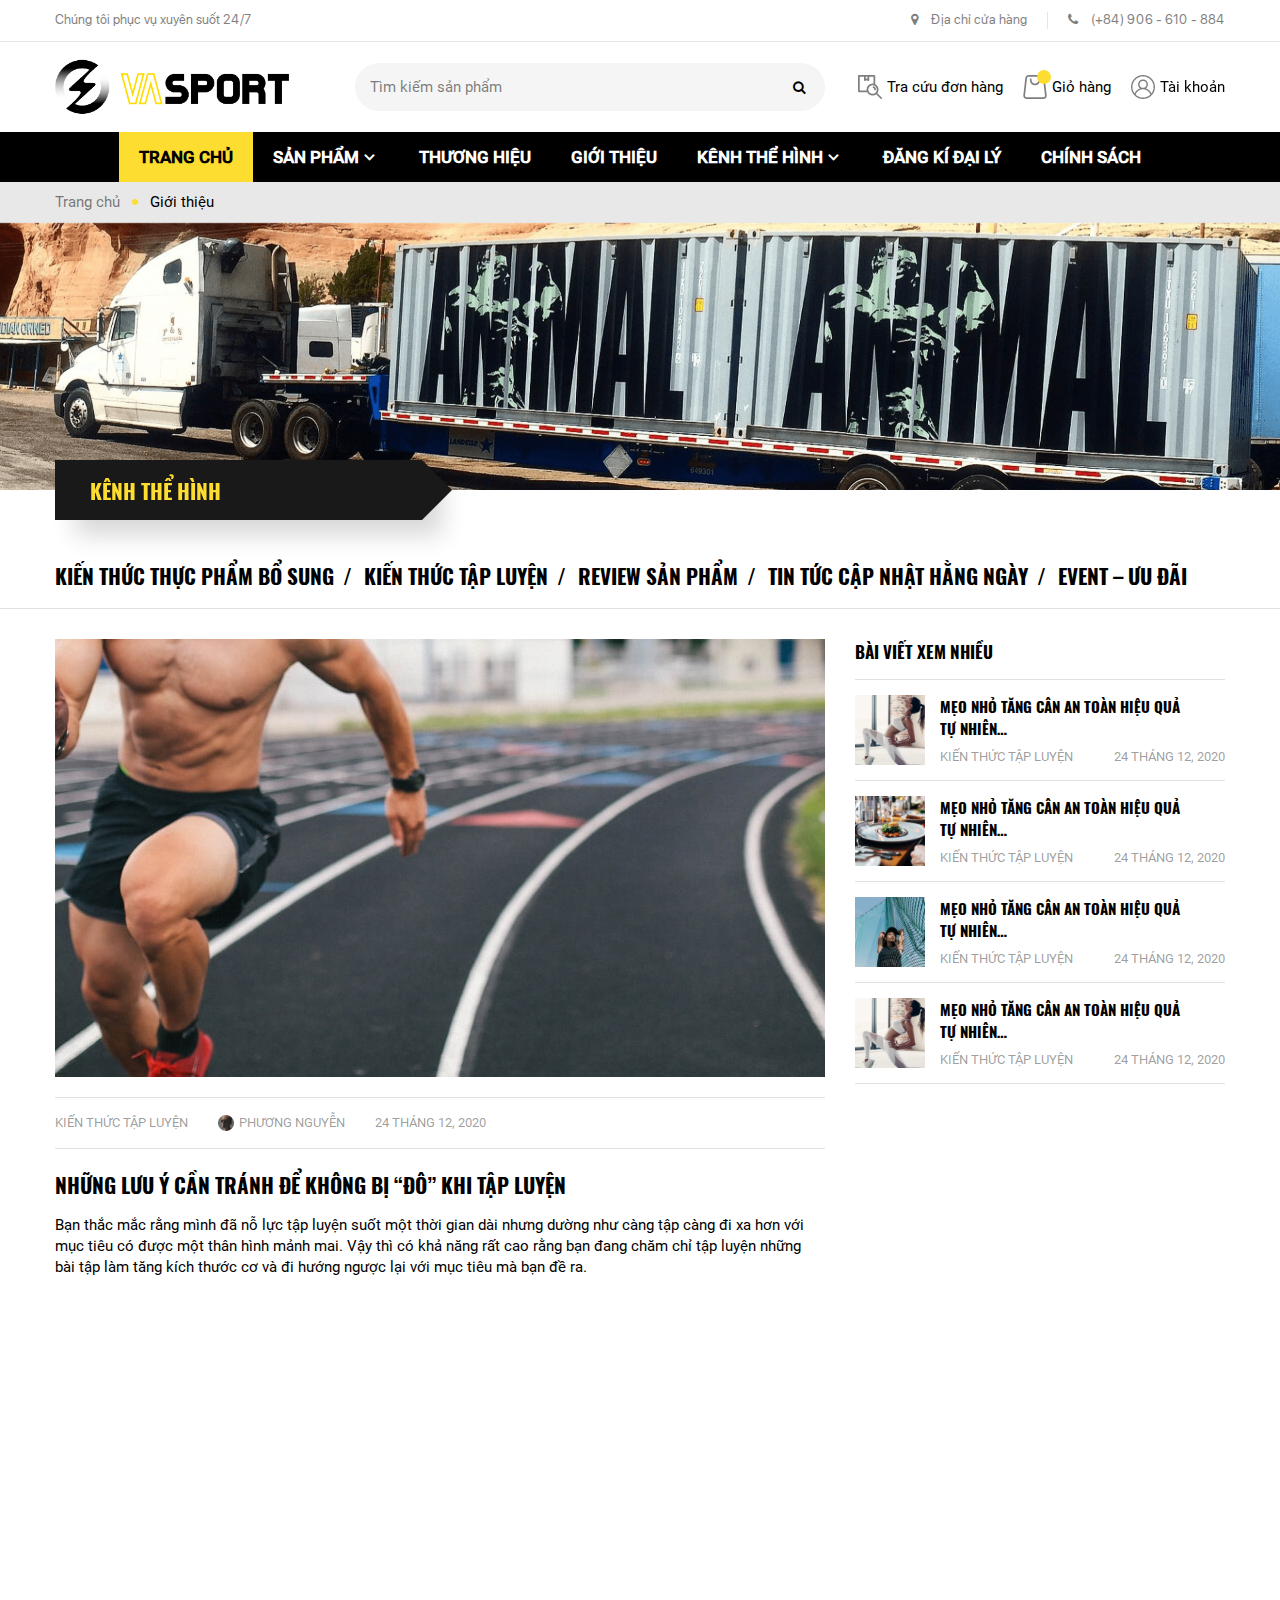
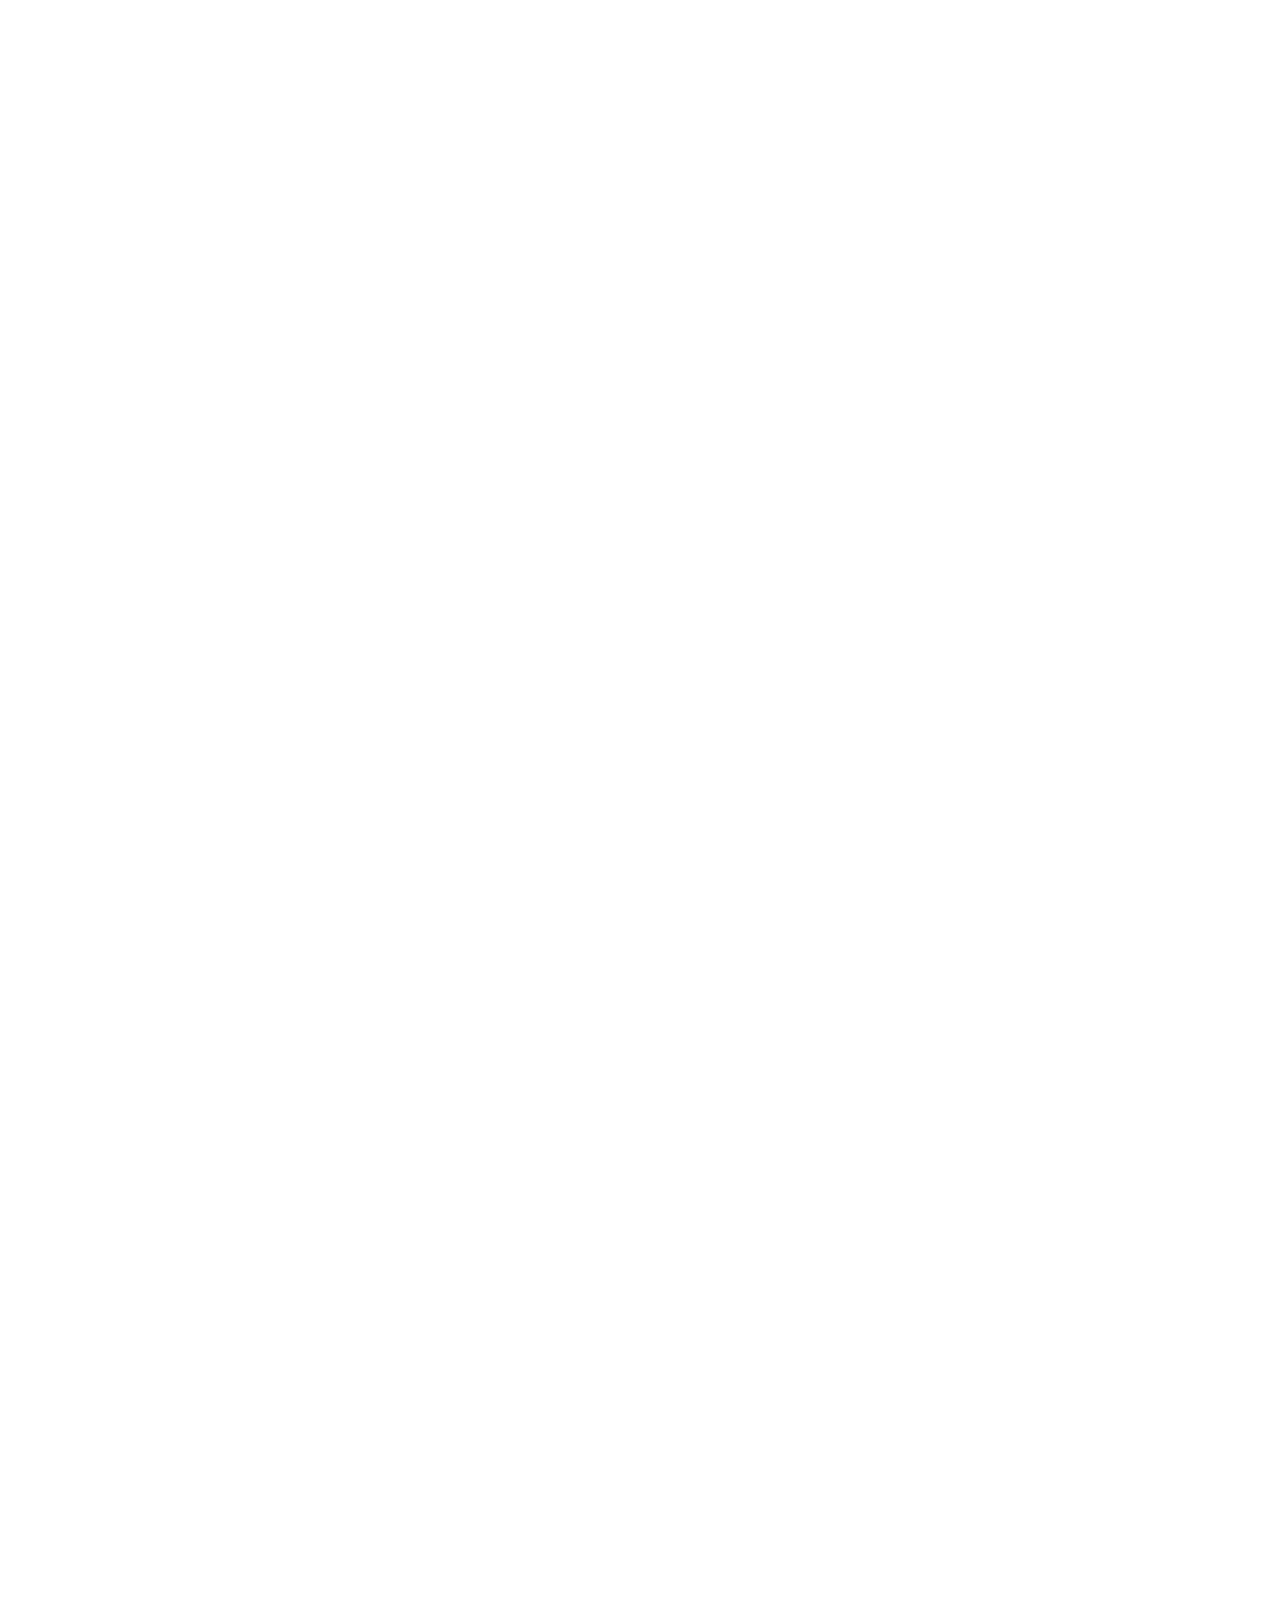
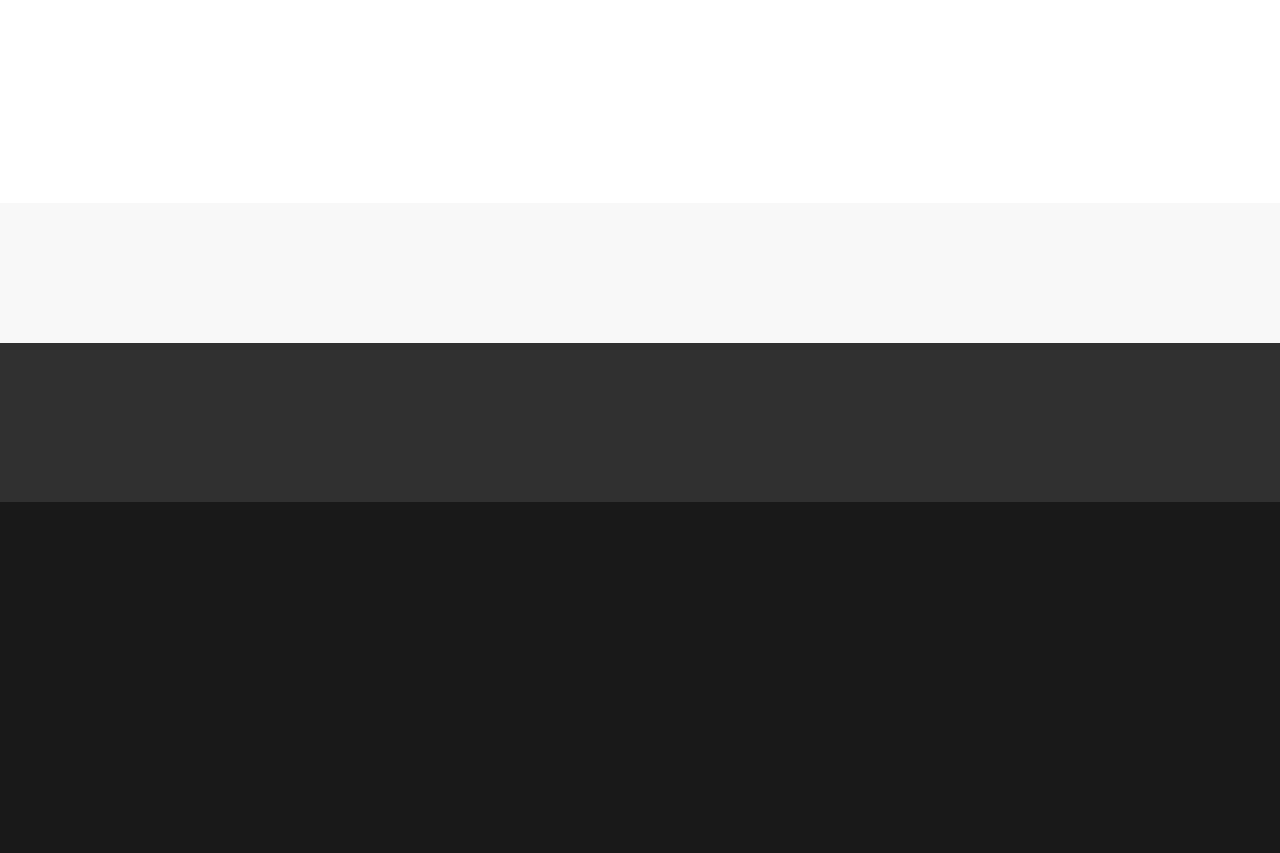
<file: blog-detail.html>
<!DOCTYPE html>
<html lang="en">
	<head>
		<meta charset="UTF-8" />
		<meta name="viewport" content="width=device-width, initial-scale=1.0" />
		<title>Vasport</title>
		<link
			rel="shortcut icon"
			href="images/favicon/fav.png"
			type="image/x-icon"
		/>
		<link rel="stylesheet" href="css/styles.css" />
	</head>
	<body>
		<div class="wrapper">
			<header class="header">
				<div class="header__top">
					<div class="container">
						<div class="wrap">
							<p>Chúng tôi phục vụ xuyên suốt 24/7</p>
							<span>
								<i class="fa fa-map-marker" aria-hidden="true"></i>
								Địa chỉ cửa hàng
							</span>
							<span>
								<i class="fa fa-phone" aria-hidden="true"></i>
								(+84) 906 - 610 - 884
							</span>
						</div>
					</div>
				</div>
				<div class="header__middle">
					<div class="container">
						<div class="wrap">
							<div class="logo">
								<a href="#"><img src="images/logo.png" alt="logovasport" /></a>
							</div>
							<div class="header__search">
								<form action="#">
									<input
										id="hd-search"
										type="text"
										class="f-control"
										placeholder="Tìm kiếm sản phẩm"
									/>
									<button type="submit">
										<i class="fa fa-search" aria-hidden="true"></i>
									</button>
								</form>
							</div>
							<div class="header__user">
								<div>
									<a href="#">
										<img src="images/header-user-1.png" alt="" />
										<p>Tra cứu đơn hàng</p>
									</a>
								</div>
								<div class="cart">
									<a href="#">
										<img src="images/header-user-2.png" alt="" />
										<p>Giỏ hàng</p>
									</a>
									<ul class="c-product c-product-sb">
										<li class="c-product__wrap">
											<div class="c-product__item">
												<div class="c-product__img">
													<a href="#">
														<img
															src="images/product-sidebar-img-1.png"
															alt=""
														/>
													</a>
												</div>
												<div class="heading reverse">
													<p class="main-title --xs">
														<a>1,234,000đ</a>
													</p>
													<p class="desc desc-3">
														<a href="#">
															Rule1 R1 Gainer, 12 Lbs + Rule1 Charged Creatine,
															30 Servings
														</a>
													</p>
												</div>
												<a href="#" class="cart-del">✖</a>
											</div>
										</li>
										<li class="c-product__wrap">
											<div class="c-product__item">
												<div class="c-product__img">
													<a href="#">
														<img
															src="images/product-sidebar-img-1.png"
															alt=""
														/>
													</a>
												</div>
												<div class="heading reverse">
													<p class="main-title --xs">
														<a>1,234,000đ</a>
													</p>
													<p class="desc desc-3">
														<a href="#">
															Rule1 R1 Gainer, 12 Lbs + Rule1 Charged Creatine,
															30 Servings
														</a>
													</p>
												</div>
												<a href="#" class="cart-del">✖</a>
											</div>
										</li>
									</ul>
								</div>
								<div class="auth">
									<a href="#">
										<img src="images/header-user-3.png" alt="" />
										<p>Tài khoản</p>
									</a>
									<ul>
                    <li>
                      <a href="#">Đăng nhập</a>
                    </li>
                    <li>
                      <a href="#">Đăng ký</a>
                    </li>
									</ul>
								</div>
							</div>
						</div>
					</div>
				</div>
				<div class="header__bottom">
					<div class="container">
						<div class="wrap">
							<ul class="header__list">
								<li class="logo">
									<a href="#"
										><img src="images/logo.png" alt="logovasport"
									/></a>
								</li>
								<li class="--active"><a href="#">Trang chủ</a></li>
								<li class="dropdown">
									<a href="#">sản phẩm</a>
									<ul class="sub-menu">
										<li><a href="#">Sub menu 1</a></li>
										<li>
											<a href="#">Sub menu 1</a>
										</li>
										<li><a href="#">Sub menu 1</a></li>
										<li><a href="#">Sub menu 1</a></li>
									</ul>
								</li>
								<li><a href="#">Thương hiệu</a></li>
								<li><a href="#">Giới thiệu</a></li>
								<li class="dropdown">
									<a href="#">Kênh thể hình</a>
									<ul class="sub-menu">
										<li><a href="#">Sub menu 1</a></li>
										<li><a href="#">Sub menu 1</a></li>
										<li><a href="#">Sub menu 1</a></li>
										<li><a href="#">Sub menu 1</a></li>
									</ul>
								</li>
								<li>
									<a href="#">Đăng kí đại lý</a>
								</li>
								<li><a href="#">Chính sách</a></li>
							</ul>
							<div class="header__mobile">
								<div class="hamburger-btn">
									<div class="bar"></div>
								</div>
								<div class="overlay"></div>
							</div>
						</div>
					</div>
				</div>
			</header>
			<main class="main">
				<div class="sec-breadcrumb">
					<div class="container">
						<ul class="breadcrumb">
							<li>
								<a href="#">Trang chủ</a>
							</li>
							<li class="--active">
								<a href="#">Giới thiệu</a>
							</li>
						</ul>
					</div>
				</div>
				<section class="banner-2">
					<div class="banner-2__img wow fadeIn">
						<img src="images/info-1-banner.png" alt="" />
					</div>
					<div class="container">
						<div class="wrap-relative">
							<ul class="tabs tabs-2">
								<li class="--active wow fadeInRight" data-wow-delay=".2s">
									<h2 href="#" class="main-title --lg">Kênh thể hình</h2>
								</li>
							</ul>
						</div>
					</div>
				</section>
				<div class="blog blog-detail sec-3">
					<div class="blog__breadcrumb wow fadeInUp" data-wow-delay=".2s">
						<div class="container">
							<ul class="breadcrumb breadcrumb-2">
								<li>
									<a href="#" class="main-title --lg"
										>Kiến thức thực phẩm bổ sung
									</a>
								</li>
								<li>
									<a href="#" class="main-title --lg">Kiến thức tập luyện </a>
								</li>
								<li>
									<a href="#" class="main-title --lg">Review sản phẩm </a>
								</li>
								<li>
									<a href="#" class="main-title --lg"
										>Tin tức cập nhật hằng ngày
									</a>
								</li>
								<li><a href="#" class="main-title --lg">Event – Ưu đãi </a></li>
							</ul>
						</div>
					</div>
					<div class="container">
						<div class="cols">
							<!-- content -->
							<div class="col left wow slideInLeft" data-wow-delay=".2s">
								<div class="blog__list">
									<div class="blog__item">
										<div class="blog__item-img">
											<a href="#">
												<img
													class="img-w-100"
													src="images/blog-post-img-1.jpg"
													alt=""
												/>
											</a>
										</div>
										<div class="blog__item-author">
											<p><a href="#">Kiến thức tập luyện</a></p>
											<p>
												<a href="#">
													<img
														class="img-w-100"
														src="images/blog-post-author.png"
														alt=""
													/>
													<span>phương nguyễn</span></a
												>
											</p>
											<p>
												<a href="#">24 tháng 12, 2020</a>
											</p>
										</div>
										<div class="heading">
											<p class="main-title --lg">
												Những lưu ý cần tránh để không bị “đô” khi tập luyện
											</p>
											<p class="desc">
												Bạn thắc mắc rằng mình đã nỗ lực tập luyện suốt một thời
												gian dài nhưng dường như càng tập càng đi xa hơn với mục
												tiêu có được một thân hình mảnh mai. Vậy thì có khả năng
												rất cao rằng bạn đang chăm chỉ tập luyện những bài tập
												làm tăng kích thước cơ và đi hướng ngược lại với mục
												tiêu mà bạn đề ra.
											</p>
										</div>
									</div>
								</div>
								<div class="blog-detail__content">
									<div class="heading wow fadeInRight" data-wow-delay=".2s">
										<p class="main-title --lg">Tập lưng cùng với tạ</p>
									</div>
									<div class="wow fadeInUp" data-wow-delay=".2s">
										<div class="blog-detail__content-img">
											<img src="images/blog-detail-1.png" alt="" />
											<img src="images/blog-detail-2.png" alt="" />
										</div>
										<p class="desc desc-2">
											Những bài tập nặng với lưng này có thể sẽ trở nên quá sức
											với với phần lưng của phụ nữ và nó sẽ khiến lưng bạn to và
											thô trông thấy, từ đó làm mất đi sự nữ tính của cơ thể.
											Nhưng để đảm bảo phần lưng được săn chắc, bạn có thể thực
											hiện các bài tập lưng không quá 1 lần/ tuần, với loại tạ
											trọng lượng thấp. Hoặc bắt đầu bài khởi động trước bao gồm
										</p>
									</div>
								</div>
								<div class="blog-detail__content">
									<div class="heading wow fadeInRight" data-wow-delay=".2s">
										<p class="main-title --lg">Tập lưng cùng với tạ</p>
									</div>
									<div class="wow fadeInUp" data-wow-delay=".2s">
										<div class="blog-detail__content-img">
											<img src="images/blog-detail-3.png" alt="" />
											<img src="images/blog-detail-4.png" alt="" />
										</div>
										<p class="desc desc-2">
											Những bài tập nặng với lưng này có thể sẽ trở nên quá sức
											với với phần lưng của phụ nữ và nó sẽ khiến lưng bạn to và
											thô trông thấy, từ đó làm mất đi sự nữ tính của cơ thể.
											Nhưng để đảm bảo phần lưng được săn chắc, bạn có thể thực
											hiện các bài tập lưng không quá 1 lần/ tuần, với loại tạ
											trọng lượng thấp. Hoặc bắt đầu bài khởi động trước bao gồm
										</p>
									</div>
								</div>
								<div class="blog-detail__content">
									<div class="heading wow fadeInRight" data-wow-delay=".2s">
										<p class="main-title --lg">Tập lưng cùng với tạ</p>
									</div>

									<div class="wow fadeInUp" data-wow-delay=".2s">
										<div class="blog-detail__content-img">
											<img src="images/blog-detail-1.png" alt="" />
											<img src="images/blog-detail-1.png" alt="" />
										</div>
										<p class="desc desc-2">
											Những bài tập nặng với lưng này có thể sẽ trở nên quá sức
											với với phần lưng của phụ nữ và nó sẽ khiến lưng bạn to và
											thô trông thấy, từ đó làm mất đi sự nữ tính của cơ thể.
											Nhưng để đảm bảo phần lưng được săn chắc, bạn có thể thực
											hiện các bài tập lưng không quá 1 lần/ tuần, với loại tạ
											trọng lượng thấp. Hoặc bắt đầu bài khởi động trước bao gồm
										</p>
									</div>
								</div>
								<div class="comment wow fadeInUp">
									<div class="heading">
										<p class="main-title --sm">
											Nhận xét, đánh giá <span>(17 lượt)</span>
										</p>
									</div>
									<div class="comment__form">
										<input
											type="text"
											name="mess"
											id=""
											class="f-control"
											placeholder="Viết bình luận"
										/>
										<div class="main-btn">bình luận</div>
									</div>
									<div class="comment__list">
										<div class="comment__item">
											<div class="comment__wrap">
												<div class="comment__img">
													<img src="images/comment-img-1.png" alt="" />
												</div>
												<div class="comment__content">
													<p class="name">Phương Nguyễn</p>
													<p class="status">Đã mua hàng</p>
													<p class="desc">
														Lorem ipsum dolor sit amet, consetetur sadipscing
														elitr, sed diam nonumy eirmod tempor invidunt ut
														labore et dolore magna aliquyam erat, sed diam
														voluptua. At vero eos et accusam et justo duo
														dolores et ea rebum. Stet clita kasd gubergren, no
														sea takimata sanctus est
													</p>
													<a href="#" class="readmore-btn">trả lời</a>
												</div>
											</div>
											<div class="comment__reply">
												<div class="comment__item">
													<div class="comment__wrap">
														<div class="comment__img">
															<img src="images/comment-img-2.png" alt="" />
														</div>
														<div class="comment__content">
															<p class="name">Phương Nguyễn</p>
															<p class="status">Đã mua hàng</p>
															<p class="desc">
																Lorem ipsum dolor sit amet, consetetur
																sadipscing elitr, sed diam nonumy eirmod tempor
																invidunt ut labore et dolore magna aliquyam
																erat, sed diam voluptua. At vero eos et accusam
																et justo duo dolores et ea rebum. Stet clita
																kasd gubergren, no sea takimata sanctus est
															</p>
															<a href="#" class="readmore-btn">trả lời</a>
														</div>
													</div>
												</div>
												<div class="comment__item">
													<div class="comment__wrap">
														<div class="comment__img">
															<img src="images/comment-img-3.png" alt="" />
														</div>
														<div class="comment__content">
															<p class="name">Phương Nguyễn</p>
															<p class="status">Đã mua hàng</p>
															<p class="desc">
																Lorem ipsum dolor sit amet, consetetur
																sadipscing elitr, sed diam nonumy eirmod tempor
																invidunt ut labore et dolore magna aliquyam
																erat, sed diam voluptua. At vero eos et accusam
																et justo duo dolores et ea rebum. Stet clita
																kasd gubergren, no sea takimata sanctus est
															</p>
															<a href="#" class="readmore-btn">trả lời</a>
														</div>
													</div>
												</div>
											</div>
										</div>
										<div class="comment__item">
											<div class="comment__wrap">
												<div class="comment__img">
													<img src="images/comment-img-4.png" alt="" />
												</div>
												<div class="comment__content">
													<p class="name">Phương Nguyễn</p>
													<p class="status">Đã mua hàng</p>
													<p class="desc">
														Lorem ipsum dolor sit amet, consetetur sadipscing
														elitr, sed diam nonumy eirmod tempor invidunt ut
														labore et dolore magna aliquyam erat, sed diam
														voluptua. At vero eos et accusam et justo duo
														dolores et ea rebum. Stet clita kasd gubergren, no
														sea takimata sanctus est
													</p>
													<a href="#" class="readmore-btn">trả lời</a>
												</div>
											</div>
										</div>
									</div>
									<a href="#" class="main-btn">Xem thêm bình luận</a>
								</div>
							</div>
							<!-- side bar -->
							<div class="col right wow slideInRight" data-wow-delay=".2s">
								<div class="blog__sidebar">
									<div>
										<div class="heading">
											<div class="main-title --sm">bài viết xem nhiều</div>
										</div>
										<div class="c-blog c-blog-sb">
											<div class="c-blog__img img-w-100">
												<a href="#">
													<img src="images/blog-sidebar-img-1.png" alt="" />
												</a>
											</div>
											<div class="heading">
												<p class="main-title --xs">
													<a href="#">
														Mẹo Nhỏ Tăng Cân An Toàn Hiệu Quả Tự Nhiên…
													</a>
												</p>
												<div class="desc desc-3">
													<p>Kiến thức tập luyện</p>
													<p>24 tháng 12, 2020</p>
												</div>
											</div>
										</div>
										<div class="c-blog c-blog-sb">
											<div class="c-blog__img img-w-100">
												<a href="#">
													<img src="images/blog-sidebar-img-2.png" alt="" />
												</a>
											</div>
											<div class="heading">
												<p class="main-title --xs">
													<a href="#">
														Mẹo Nhỏ Tăng Cân An Toàn Hiệu Quả Tự Nhiên…
													</a>
												</p>
												<div class="desc desc-3">
													<p>Kiến thức tập luyện</p>
													<p>24 tháng 12, 2020</p>
												</div>
											</div>
										</div>
										<div class="c-blog c-blog-sb">
											<div class="c-blog__img img-w-100">
												<a href="#">
													<img src="images/blog-sidebar-img-3.png" alt="" />
												</a>
											</div>
											<div class="heading">
												<p class="main-title --xs">
													<a href="#">
														Mẹo Nhỏ Tăng Cân An Toàn Hiệu Quả Tự Nhiên…
													</a>
												</p>
												<div class="desc desc-3">
													<p>Kiến thức tập luyện</p>
													<p>24 tháng 12, 2020</p>
												</div>
											</div>
										</div>
										<div class="c-blog c-blog-sb">
											<div class="c-blog__img img-w-100">
												<a href="#">
													<img src="images/blog-sidebar-img-1.png" alt="" />
												</a>
											</div>
											<div class="heading">
												<p class="main-title --xs">
													<a href="#">
														Mẹo Nhỏ Tăng Cân An Toàn Hiệu Quả Tự Nhiên…
													</a>
												</p>
												<div class="desc desc-3">
													<p>Kiến thức tập luyện</p>
													<p>24 tháng 12, 2020</p>
												</div>
											</div>
										</div>
									</div>
									<div class="pt-info">
										<div class="heading wow fadeInRight" data-wow-delay=".2s">
											<div class="main-title --sm">GIới thiệu pt</div>
										</div>
										<div class="pt-content wow fadeInUp" data-wow-delay=".2s">
											<div class="pt-img img-w-100">
												<a href="#">
													<img src="images/blog-sidebar-img-4.png" alt="" />
												</a>
											</div>
											<div class="heading">
												<p class="desc desc-2">
													Lorem ipsum dolor sit amet, consetetur sadipscing
													elitr, sed diam nonumy eirmod tempor invidunt ut
													labore et dolore magna aliquyam erat
												</p>
											</div>
										</div>
									</div>
									<div>
										<div class="heading wow fadeInRight" data-wow-delay=".2s">
											<div class="main-title --sm">tin khuyến mãi</div>
										</div>
										<div
											class="c-blog c-blog-sb wow fadeInUp"
											data-wow-delay=".2s"
										>
											<div class="c-blog__img img-w-100">
												<a href="#">
													<img src="images/blog-sidebar-img-1.png" alt="" />
												</a>
											</div>
											<div class="heading">
												<p class="main-title --xs">
													<a href="#">
														Mẹo Nhỏ Tăng Cân An Toàn Hiệu Quả Tự Nhiên…
													</a>
												</p>
												<div class="desc desc-3">
													<p>Kiến thức tập luyện</p>
													<p>24 tháng 12, 2020</p>
												</div>
											</div>
										</div>
										<div
											class="c-blog c-blog-sb wow fadeInUp"
											data-wow-delay=".2s"
										>
											<div class="c-blog__img img-w-100">
												<a href="#">
													<img src="images/blog-sidebar-img-2.png" alt="" />
												</a>
											</div>
											<div class="heading">
												<p class="main-title --xs">
													<a href="#">
														Mẹo Nhỏ Tăng Cân An Toàn Hiệu Quả Tự Nhiên…
													</a>
												</p>
												<div class="desc desc-3">
													<p>Kiến thức tập luyện</p>
													<p>24 tháng 12, 2020</p>
												</div>
											</div>
										</div>
										<div
											class="c-blog c-blog-sb wow fadeInUp"
											data-wow-delay=".2s"
										>
											<div class="c-blog__img img-w-100">
												<a href="#">
													<img src="images/blog-sidebar-img-3.png" alt="" />
												</a>
											</div>
											<div class="heading">
												<p class="main-title --xs">
													<a href="#">
														Mẹo Nhỏ Tăng Cân An Toàn Hiệu Quả Tự Nhiên…
													</a>
												</p>
												<div class="desc desc-3">
													<p>Kiến thức tập luyện</p>
													<p>24 tháng 12, 2020</p>
												</div>
											</div>
										</div>
										<div
											class="c-blog c-blog-sb wow fadeInUp"
											data-wow-delay=".2s"
										>
											<div class="c-blog__img img-w-100">
												<a href="#">
													<img src="images/blog-sidebar-img-1.png" alt="" />
												</a>
											</div>
											<div class="heading">
												<p class="main-title --xs">
													<a href="#">
														Mẹo Nhỏ Tăng Cân An Toàn Hiệu Quả Tự Nhiên…
													</a>
												</p>
												<div class="desc desc-3">
													<p>Kiến thức tập luyện</p>
													<p>24 tháng 12, 2020</p>
												</div>
											</div>
										</div>
									</div>
								</div>
							</div>
						</div>
					</div>
				</div>
			</main>
			<footer class="footer">
				<div class="partners">
					<div class="container">
						<div class="cols">
							<div class="col wow zoomIn" data-wow-delay=".2s">
								<div class="partners__img">
									<img src="images/partners-1.png" alt="" />
								</div>
							</div>
							<div class="col wow zoomIn" data-wow-delay=".2s">
								<div class="partners__img">
									<img src="images/partners-2.png" alt="" />
								</div>
							</div>
							<div class="col wow zoomIn" data-wow-delay=".2s">
								<div class="partners__img">
									<img src="images/partners-3.png" alt="" />
								</div>
							</div>
							<div class="col wow zoomIn" data-wow-delay=".2s">
								<div class="partners__img">
									<img src="images/partners-4.png" alt="" />
								</div>
							</div>
							<div class="col wow zoomIn" data-wow-delay=".2s">
								<div class="partners__img">
									<img src="images/partners-5.png" alt="" />
								</div>
							</div>
						</div>
					</div>
				</div>
				<section class="footer__top">
					<div class="container">
						<div class="cols">
							<div class="col wow zoomIn" data-wow-delay=".2s">
								<div class="wrap-relative">
									<div class="ft-icon">
										<img src="images/ft-icon-1.png" alt="" />
									</div>
									<div class="heading">
										<h2 class="main-title --xs">MIỄN PHÍ VẬN CHUYỂN</h2>
										<p class="desc desc-3">Cho đơn hàng trên 500k</p>
									</div>
								</div>
							</div>
							<div class="col wow zoomIn" data-wow-delay=".2s">
								<div class="wrap-relative">
									<div class="ft-icon">
										<img src="images/ft-icon-2.png" alt="" />
									</div>
									<div class="heading">
										<h2 class="main-title --xs">CAM KẾT CHÍNH HÃNG</h2>
										<p class="desc desc-3">Đảm bảo chất lượng 100%</p>
									</div>
								</div>
							</div>
							<div class="col wow zoomIn" data-wow-delay=".2s">
								<div class="wrap-relative">
									<div class="ft-icon">
										<img src="images/ft-icon-3.png" alt="" />
									</div>
									<div class="heading">
										<h2 class="main-title --xs">TƯ VẤN 24/7</h2>
										<p class="desc desc-3">Thứ 2-Thứ 7 : 08g30 - 17g30</p>
									</div>
								</div>
							</div>
							<div class="col wow zoomIn" data-wow-delay=".2s">
								<div class="wrap-relative">
									<div class="ft-icon">
										<img src="images/ft-icon-4.png" alt="" />
									</div>
									<div class="heading">
										<h2 class="main-title --xs">
											Mua hàng kèm ưu đãi / quà tặng
										</h2>
										<p class="desc desc-3">Miễn phí thanh toán</p>
									</div>
								</div>
							</div>
						</div>
					</div>
				</section>
				<section class="footer__bottom">
					<div class="container">
						<div class="cols">
							<div class="col wow zoomIn" data-wow-delay=".2s">
								<div class="heading">
									<h2 class="main-title --xs">Về chúng tôi</h2>
								</div>
								<ul>
									<li><a href="#">TRANG CHỦ</a></li>
									<li><a href="#">SẢN PHẨM</a></li>
									<li><a href="#">BEST SELLER</a></li>
									<li><a href="#">TIN TỨC</a></li>
									<li><a href="#">COMBO HOT</a></li>
									<li><a href="#">GIỚI THIỆU</a></li>
								</ul>
							</div>
							<div class="col wow zoomIn" data-wow-delay=".2s">
								<div class="heading">
									<h2 class="main-title --xs">Thông tin</h2>
								</div>
								<ul>
									<li><a href="#">WHEY PROTEIN</a></li>
									<li><a href="#">SỮA TĂNG CÂN</a></li>
									<li><a href="#">PRE-WORKOUT</a></li>
									<li><a href="#">BCAA/EAA</a></li>
									<li><a href="#">GIẢM CÂN & ĐỐT MỠ</a></li>
									<li><a href="#">DẦU CÁ</a></li>
								</ul>
							</div>
							<div class="col wow zoomIn" data-wow-delay=".2s">
								<div class="heading">
									<h2 class="main-title --xs">Chính sách</h2>
								</div>
								<ul>
									<li><a href="#">HƯỚNG DẪN MUA HÀNG</a></li>
									<li><a href="#">CÁCH THANH TOÁN</a></li>
									<li><a href="#">CHÍNH SÁCH BẢO MẬT</a></li>
									<li><a href="#">CHÍNH SÁCH ĐỔI TRẢ</a></li>
									<li><a href="#">LIÊN HỆ</a></li>
								</ul>
							</div>
							<div class="col wow zoomIn" data-wow-delay=".2s">
								<img src="images/ft-fanpage.png" alt="" />
							</div>
							<div class="col footer__social wow zoomIn" data-wow-delay=".2s">
								<div class="heading">
									<h2 class="main-title --xs">SOcial media</h2>
								</div>
								<ul>
									<li>
										<a href="#"><img src="images/ft-facebook.png" alt="" /></a>
									</li>
									<li>
										<a href="#"><img src="images/ft-twitter.png" alt="" /></a>
									</li>
									<li>
										<a href="#"><img src="images/ft-youtube.png" alt="" /></a>
									</li>
									<li>
										<a href="#"><img src="images/ft-p.png" alt="" /></a>
									</li>
									<li>
										<a href="#"><img src="images/ft-mess.png" alt="" /></a>
									</li>
									<li>
										<a href="#"
											><img src="images/ft-bocongthuong.png" alt=""
										/></a>
									</li>
								</ul>
							</div>
						</div>
					</div>
				</section>
				<div class="footer__author">
					<div class="container">
						<div class="wrap wow zoomIn" data-wow-delay=".2s">
							<div class="footer__author-icon">
								<img src="images/ft-author.png" alt="" />
							</div>
							<p>Bản quyền thuộc về VASport</p>
						</div>
					</div>
				</div>
			</footer>
			<div id="scroll-top" class="scroll-top">
				<i class="fa fa-arrow-up" aria-hidden="true"></i>
			</div>
		</div>

		<!-- JQUERY -->
		<script src="js/jquery-1.12.4.min.js"></script>
		<!-- JQUERY - END-->
		<!-- SWIPER -->
		<script src="js/swiper-5.4.3/package/js/swiper.min.js"></script>
		<!-- SWIPER - END -->
		<!-- LIGHT GALLERY -->
		<script src="js/lightGallery-master/dist/js/lightgallery-all.min.js"></script>
		<!-- LIGHT GALLERY - END-->
		<!-- MAGNICFIC -->
		<script src="js/Magnific-Popup-master/jquery.magnific-popup.min.js"></script>
		<!-- MAGNICFIC - END-->
		<!-- WOW -->
		<script src="js/wow/wow.min.js"></script>
		<!-- WOW - END -->
		<!-- MAIN -->
		<script src="js/main.js"></script>
		<!-- MAIN - END -->
	</body>
</html>
</file>
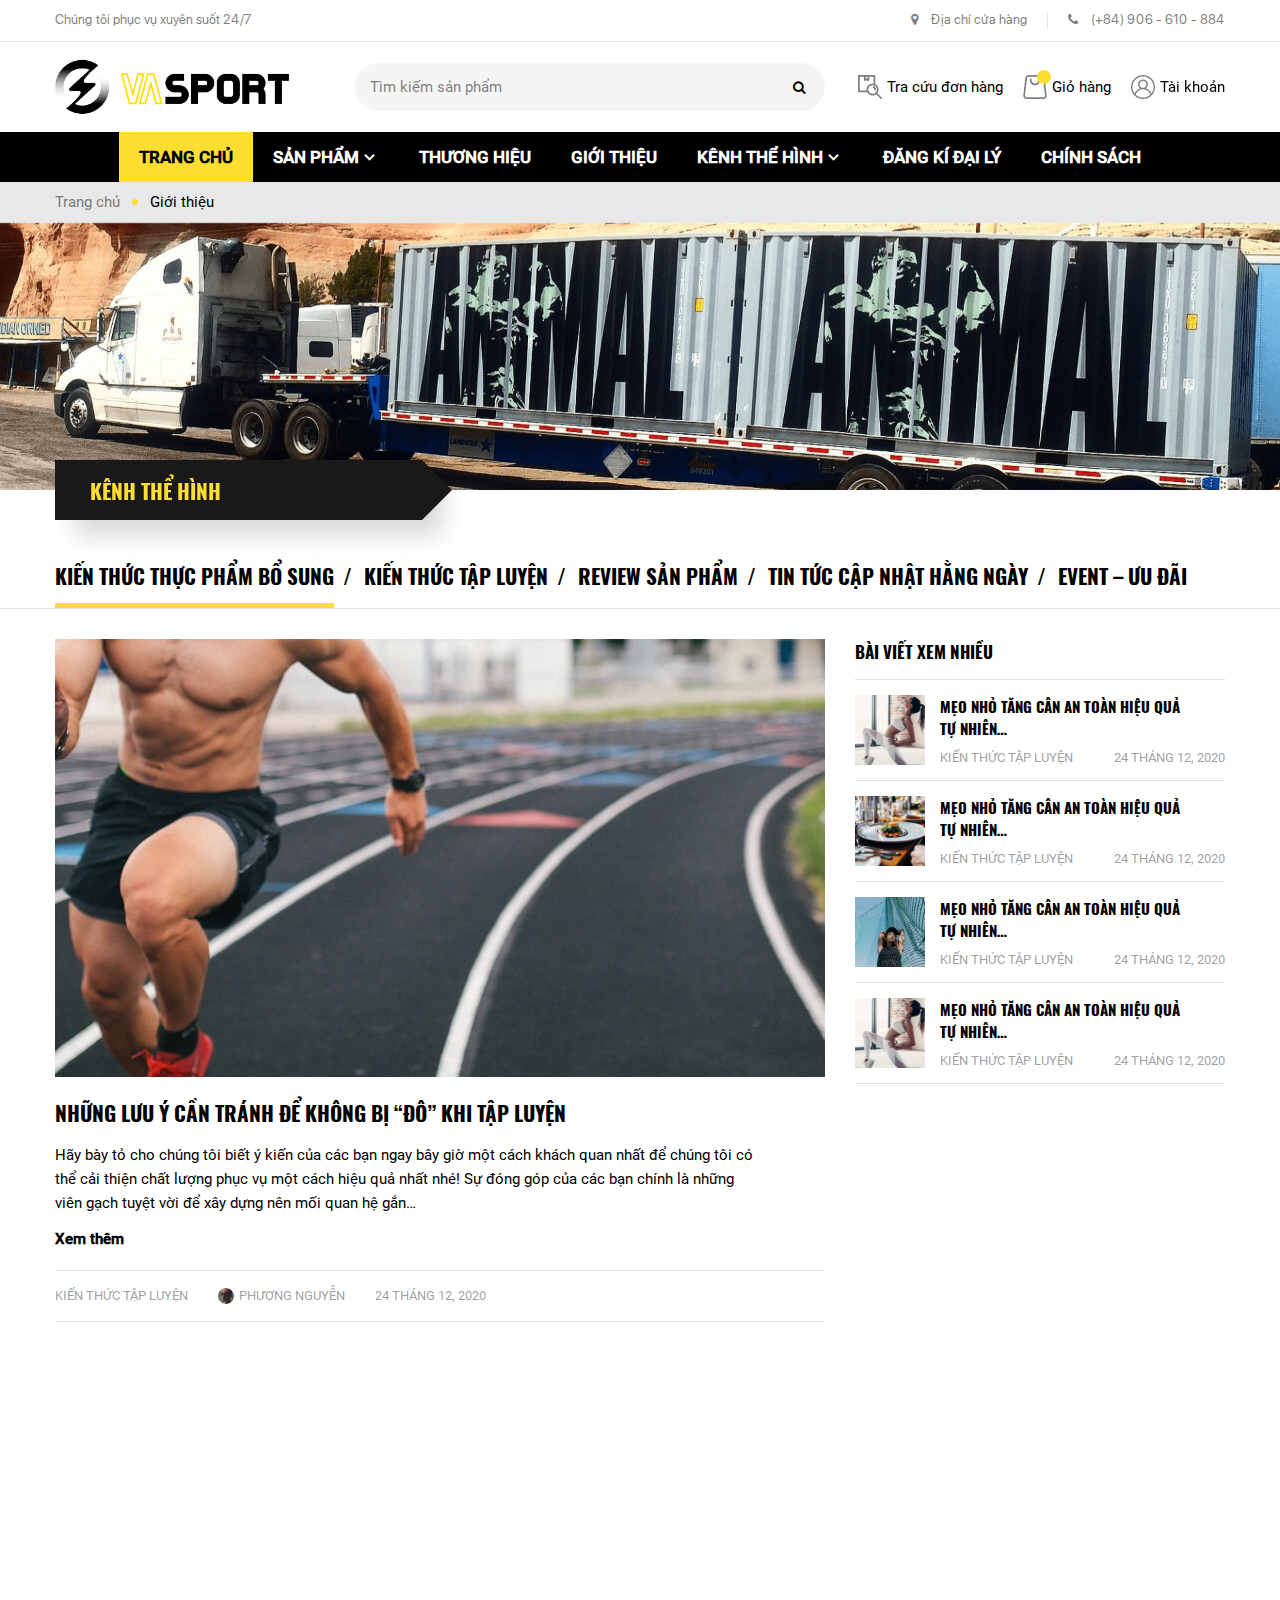
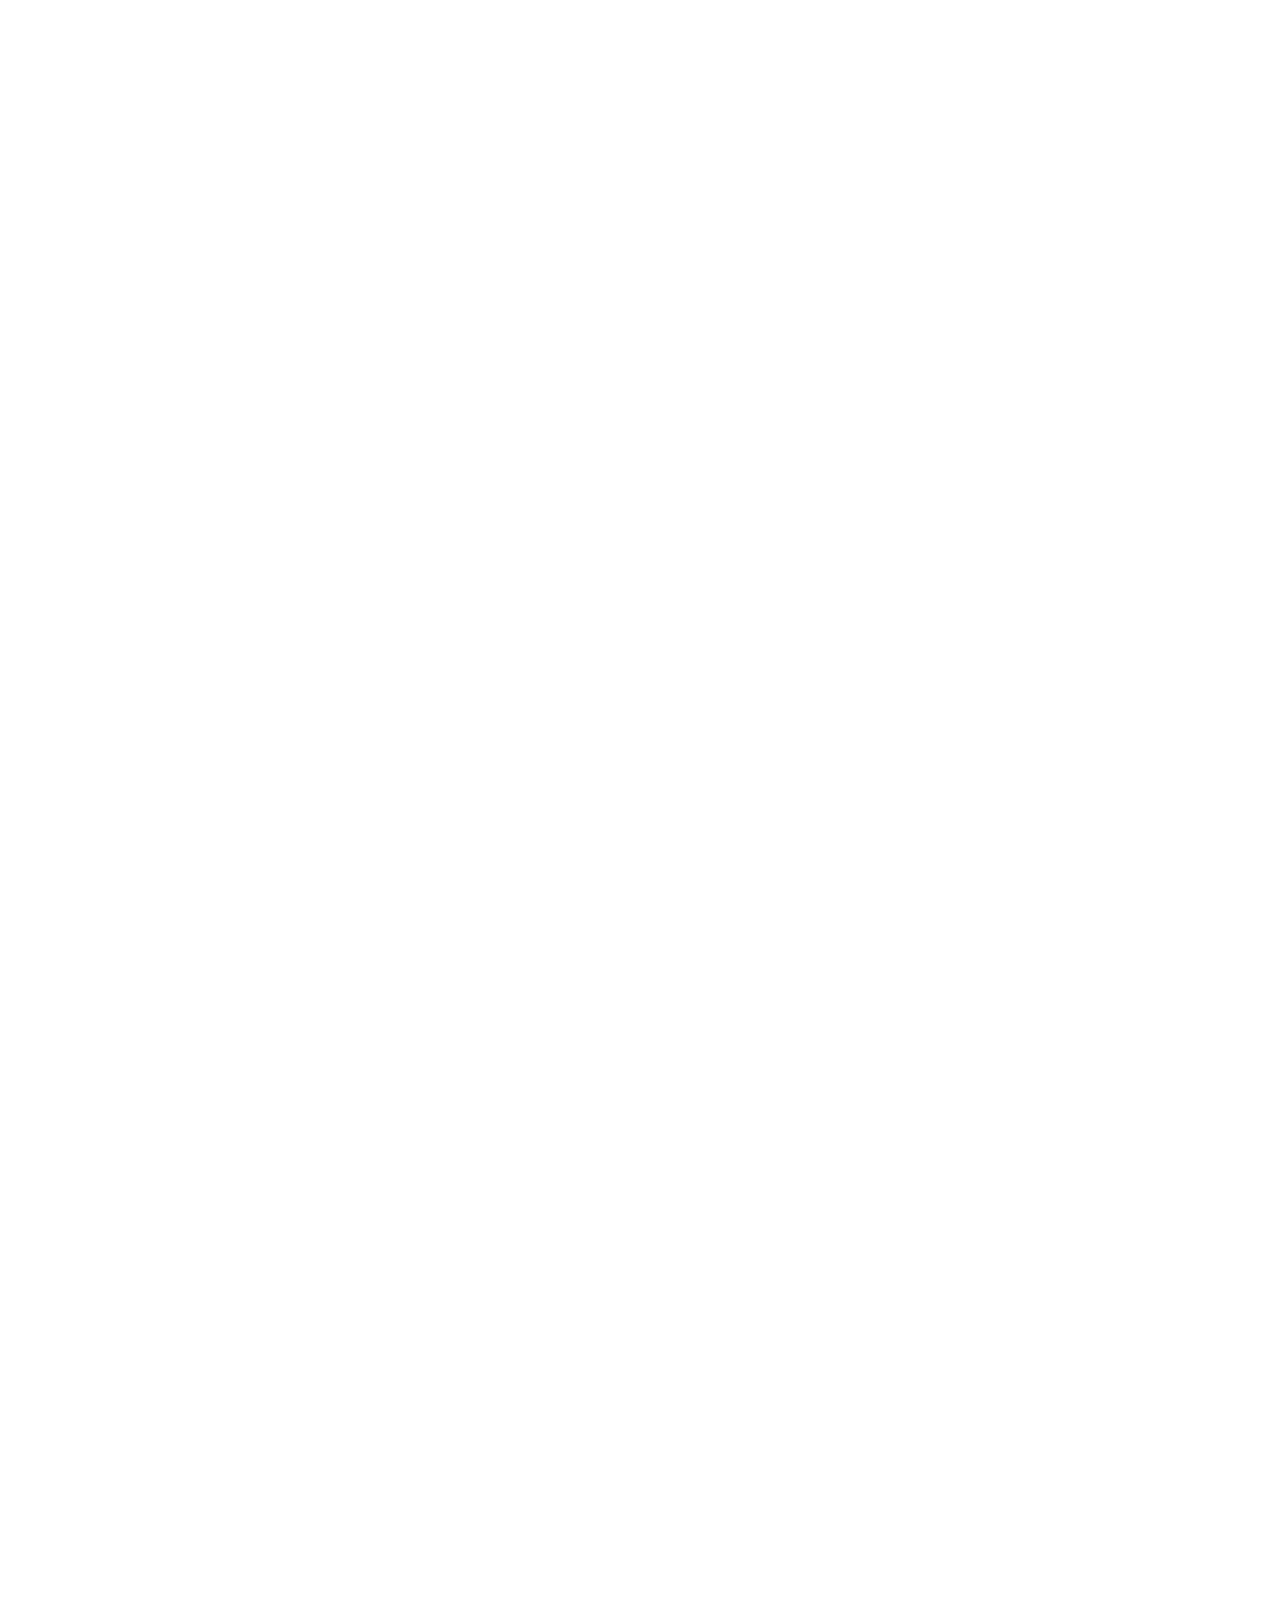
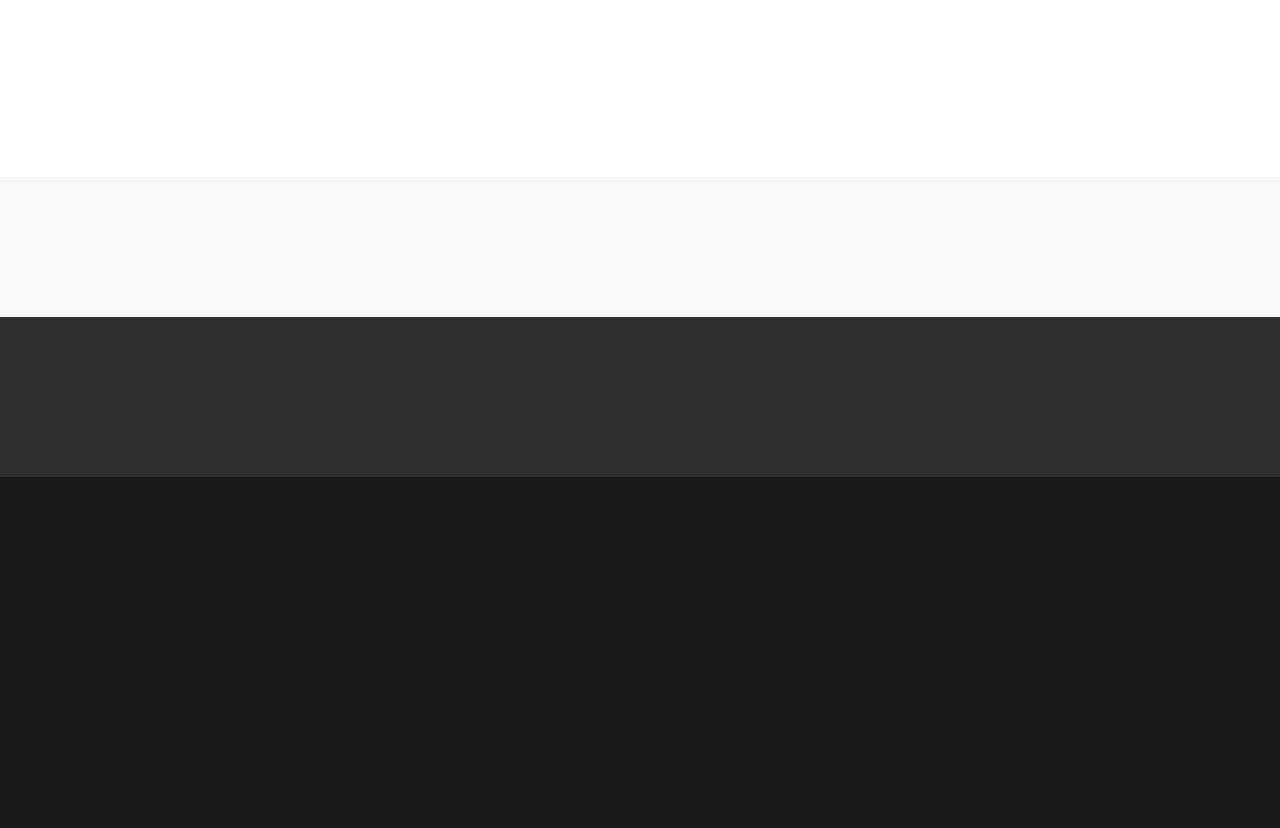
<file: blog.html>
<!DOCTYPE html>
<html lang="en">
	<head>
		<meta charset="UTF-8" />
		<meta name="viewport" content="width=device-width, initial-scale=1.0" />
		<title>Vasport</title>
		<link
			rel="shortcut icon"
			href="images/favicon/fav.png"
			type="image/x-icon"
		/>
		<link rel="stylesheet" href="css/styles.css" />
	</head>
	<body>
		<div class="wrapper">
			<header class="header">
				<div class="header__top">
					<div class="container">
						<div class="wrap">
							<p>Chúng tôi phục vụ xuyên suốt 24/7</p>
							<span>
								<i class="fa fa-map-marker" aria-hidden="true"></i>
								Địa chỉ cửa hàng
							</span>
							<span>
								<i class="fa fa-phone" aria-hidden="true"></i>
								(+84) 906 - 610 - 884
							</span>
						</div>
					</div>
				</div>
				<div class="header__middle">
					<div class="container">
						<div class="wrap">
							<div class="logo">
								<a href="#"><img src="images/logo.png" alt="logovasport" /></a>
							</div>
							<div class="header__search">
								<form action="#">
									<input
										id="hd-search"
										type="text"
										class="f-control"
										placeholder="Tìm kiếm sản phẩm"
									/>
									<button type="submit">
										<i class="fa fa-search" aria-hidden="true"></i>
									</button>
								</form>
							</div>
							<div class="header__user">
								<div>
									<a href="#">
										<img src="images/header-user-1.png" alt="" />
										<p>Tra cứu đơn hàng</p>
									</a>
								</div>
								<div class="cart">
									<a href="#">
										<img src="images/header-user-2.png" alt="" />
										<p>Giỏ hàng</p>
									</a>
									<ul class="c-product c-product-sb">
										<li class="c-product__wrap">
											<div class="c-product__item">
												<div class="c-product__img">
													<a href="#">
														<img
															src="images/product-sidebar-img-1.png"
															alt=""
														/>
													</a>
												</div>
												<div class="heading reverse">
													<p class="main-title --xs">
														<a>1,234,000đ</a>
													</p>
													<p class="desc desc-3">
														<a href="#">
															Rule1 R1 Gainer, 12 Lbs + Rule1 Charged Creatine,
															30 Servings
														</a>
													</p>
												</div>
												<a href="#" class="cart-del">✖</a>
											</div>
										</li>
										<li class="c-product__wrap">
											<div class="c-product__item">
												<div class="c-product__img">
													<a href="#">
														<img
															src="images/product-sidebar-img-1.png"
															alt=""
														/>
													</a>
												</div>
												<div class="heading reverse">
													<p class="main-title --xs">
														<a>1,234,000đ</a>
													</p>
													<p class="desc desc-3">
														<a href="#">
															Rule1 R1 Gainer, 12 Lbs + Rule1 Charged Creatine,
															30 Servings
														</a>
													</p>
												</div>
												<a href="#" class="cart-del">✖</a>
											</div>
										</li>
									</ul>
								</div>
								<div class="auth">
									<a href="#">
										<img src="images/header-user-3.png" alt="" />
										<p>Tài khoản</p>
									</a>
									<ul>
                    <li>
                      <a href="#">Đăng nhập</a>
                    </li>
                    <li>
                      <a href="#">Đăng ký</a>
                    </li>
									</ul>
								</div>
							</div>
						</div>
					</div>
				</div>
				<div class="header__bottom">
					<div class="container">
						<div class="wrap">
							<ul class="header__list">
								<li class="logo">
									<a href="#"
										><img src="images/logo.png" alt="logovasport"
									/></a>
								</li>
								<li class="--active"><a href="#">Trang chủ</a></li>
								<li class="dropdown">
									<a href="#">sản phẩm</a>
									<ul class="sub-menu">
										<li><a href="#">Sub menu 1</a></li>
										<li>
											<a href="#">Sub menu 1</a>
										</li>
										<li><a href="#">Sub menu 1</a></li>
										<li><a href="#">Sub menu 1</a></li>
									</ul>
								</li>
								<li><a href="#">Thương hiệu</a></li>
								<li><a href="#">Giới thiệu</a></li>
								<li class="dropdown">
									<a href="#">Kênh thể hình</a>
									<ul class="sub-menu">
										<li><a href="#">Sub menu 1</a></li>
										<li><a href="#">Sub menu 1</a></li>
										<li><a href="#">Sub menu 1</a></li>
										<li><a href="#">Sub menu 1</a></li>
									</ul>
								</li>
								<li>
									<a href="#">Đăng kí đại lý</a>
								</li>
								<li><a href="#">Chính sách</a></li>
							</ul>
							<div class="header__mobile">
								<div class="hamburger-btn">
									<div class="bar"></div>
								</div>
								<div class="overlay"></div>
							</div>
						</div>
					</div>
				</div>
			</header>
			<main class="main">
				<div class="sec-breadcrumb">
					<div class="container">
						<ul class="breadcrumb">
							<li>
								<a href="#">Trang chủ</a>
							</li>
							<li class="--active">
								<a href="#">Giới thiệu</a>
							</li>
						</ul>
					</div>
				</div>
				<section class="banner-2">
					<div class="banner-2__img wow fadeIn">
						<img src="images/info-1-banner.png" alt="" />
					</div>
					<div class="container">
						<div class="wrap-relative">
							<ul class="tabs tabs-2">
								<li class="--active wow fadeInRight" data-wow-delay=".2s">
									<h2 href="#" class="main-title --lg">Kênh thể hình</h2>
								</li>
							</ul>
						</div>
					</div>
				</section>
				<div class="blog sec-3">
					<div class="blog__breadcrumb wow fadeInUp" data-wow-delay=".2s">
						<div class="container">
							<ul class="breadcrumb breadcrumb-2">
								<li class="--active">
									<a href="#" class="main-title --lg"
										>Kiến thức thực phẩm bổ sung
									</a>
								</li>
								<li>
									<a href="#" class="main-title --lg">Kiến thức tập luyện </a>
								</li>
								<li>
									<a href="#" class="main-title --lg">Review sản phẩm </a>
								</li>
								<li>
									<a href="#" class="main-title --lg"
										>Tin tức cập nhật hằng ngày
									</a>
								</li>
								<li><a href="#" class="main-title --lg">Event – Ưu đãi </a></li>
							</ul>
						</div>
					</div>

					<div class="container">
						<div class="cols">
							<!-- content -->
							<div class="col left wow slideInLeft" data-wow-delay=".2s">
								<div class="blog__list">
									<div class="blog__item">
										<div class="blog__item-img">
											<a href="#">
												<img
													class="img-w-100"
													src="images/blog-post-img-1.jpg"
													alt=""
												/>
											</a>
										</div>
										<div class="heading">
											<p class="main-title --lg">
												<a href="#">
													Những lưu ý cần tránh để không bị “đô” khi tập luyện
												</a>
											</p>
											<p class="desc desc-2">
												Hãy bày tỏ cho chúng tôi biết ý kiến của các bạn ngay
												bây giờ một cách khách quan nhất để chúng tôi có thể cải
												thiện chất lượng phục vụ một cách hiệu quả nhất nhé! Sự
												đóng góp của các bạn chính là những viên gạch tuyệt vời
												để xây dựng nên mối quan hệ gắn…
											</p>
											<a href="#" class="readmore-btn">Xem thêm</a>
										</div>
										<div class="blog__item-author">
											<p><a href="#">Kiến thức tập luyện</a></p>
											<p>
												<a href="#">
													<img
														class="img-w-100"
														src="images/blog-post-author.png"
														alt=""
													/>
													<span>phương nguyễn</span></a
												>
											</p>
											<p>
												<a href="#">24 tháng 12, 2020</a>
											</p>
										</div>
									</div>
								</div>
								<div class="blog__knowledge">
									<ul class="tabs">
										<li class="--active wow fadeInRight" data-wow-delay=".2s">
											<p class="main-title --lg">Kiến thức tập luyên</p>
										</li>
									</ul>
									<div class="cols">
										<div class="col wow fadeInUp" data-wow-delay=".2s">
											<div class="c-blog">
												<div class="c-blog__img">
													<a href="#">
														<img src="images/blog-post-img-2.jpg" alt="" />
													</a>
												</div>
												<div class="heading">
													<p class="main-title --lg">
														<a href="#">
															Những lưu ý cần tránh để không bị “đô” khi tập
															luyện
														</a>
													</p>
												</div>
											</div>
										</div>
										<div class="col wow fadeInUp" data-wow-delay=".2s">
											<div class="c-blog">
												<div class="c-blog__img">
													<a href="#">
														<img src="images/blog-post-img-3.jpg" alt="" />
													</a>
												</div>
												<div class="heading">
													<p class="main-title --lg">
														<a href="#">
															Những lưu ý cần tránh để không bị “đô” khi tập
															luyện
														</a>
													</p>
												</div>
											</div>
										</div>
										<div class="col wow fadeInUp" data-wow-delay=".2s">
											<div class="c-blog">
												<div class="c-blog__img">
													<a href="#">
														<img src="images/blog-post-img-4.jpg" alt="" />
													</a>
												</div>
												<div class="heading">
													<p class="main-title --lg">
														<a href="#">
															Những lưu ý cần tránh để không bị “đô” khi tập
															luyện
														</a>
													</p>
												</div>
											</div>
										</div>
										<div class="col wow fadeInUp" data-wow-delay=".2s">
											<div class="c-blog">
												<div class="c-blog__img">
													<a href="#">
														<img src="images/blog-post-img-5.jpg" alt="" />
													</a>
												</div>
												<div class="heading">
													<p class="main-title --lg">
														<a href="#">
															Những lưu ý cần tránh để không bị “đô” khi tập
															luyện
														</a>
													</p>
												</div>
											</div>
										</div>
									</div>
								</div>
								<div class="blog__review">
									<ul class="tabs">
										<li class="--active wow fadeInRight" data-wow-delay=".2s">
											<p class="main-title --lg">review sản phẩm</p>
										</li>
									</ul>
									<a
										class="wow fadeInUp"
										data-wow-delay=".2s"
										href="https://www.youtube.com/watch?v=VrU0Lzd_vTE"
									>
										<div class="video-btn">
											<img src="images/blog-post-img-1.jpg" alt="" />
										</div>
									</a>
								</div>
								<div class="blog__knowledge">
									<ul class="tabs">
										<li class="--active wow fadeInRight" data-wow-delay=".2s">
											<p class="main-title --lg">tin tức cập nhật hằng ngày</p>
										</li>
									</ul>
									<div class="cols">
										<div class="col wow fadeInUp" data-wow-delay=".2s">
											<div class="c-blog">
												<div class="c-blog__img">
													<a href="#">
														<img src="images/blog-post-img-2.jpg" alt="" />
													</a>
												</div>
												<div class="heading">
													<p class="main-title --lg">
														<a href="#">
															Những lưu ý cần tránh để không bị “đô” khi tập
															luyện
														</a>
													</p>
												</div>
											</div>
										</div>
										<div class="col wow fadeInUp" data-wow-delay=".2s">
											<div class="c-blog">
												<div class="c-blog__img">
													<a href="#">
														<img src="images/blog-post-img-3.jpg" alt="" />
													</a>
												</div>
												<div class="heading">
													<p class="main-title --lg">
														<a href="#">
															Những lưu ý cần tránh để không bị “đô” khi tập
															luyện
														</a>
													</p>
												</div>
											</div>
										</div>
										<div class="col wow fadeInUp" data-wow-delay=".2s">
											<div class="c-blog">
												<div class="c-blog__img">
													<a href="#">
														<img src="images/blog-post-img-4.jpg" alt="" />
													</a>
												</div>
												<div class="heading">
													<p class="main-title --lg">
														<a href="#">
															Những lưu ý cần tránh để không bị “đô” khi tập
															luyện
														</a>
													</p>
												</div>
											</div>
										</div>
										<div class="col wow fadeInUp" data-wow-delay=".2s">
											<div class="c-blog">
												<div class="c-blog__img">
													<a href="#">
														<img src="images/blog-post-img-5.jpg" alt="" />
													</a>
												</div>
												<div class="heading">
													<p class="main-title --lg">
														<a href="#">
															Những lưu ý cần tránh để không bị “đô” khi tập
															luyện
														</a>
													</p>
												</div>
											</div>
										</div>
									</div>
								</div>
							</div>
							<!-- side bar -->
							<div class="col right wow slideInRight" data-wow-delay=".2s">
								<div class="blog__sidebar">
									<div>
										<div class="heading">
											<div class="main-title --sm">bài viết xem nhiều</div>
										</div>
										<div class="c-blog c-blog-sb">
											<div class="c-blog__img img-w-100">
												<a href="#">
													<img src="images/blog-sidebar-img-1.png" alt="" />
												</a>
											</div>
											<div class="heading">
												<p class="main-title --xs">
													<a href="#">
														Mẹo Nhỏ Tăng Cân An Toàn Hiệu Quả Tự Nhiên…
													</a>
												</p>
												<div class="desc desc-3">
													<p>Kiến thức tập luyện</p>
													<p>24 tháng 12, 2020</p>
												</div>
											</div>
										</div>
										<div class="c-blog c-blog-sb">
											<div class="c-blog__img img-w-100">
												<a href="#">
													<img src="images/blog-sidebar-img-2.png" alt="" />
												</a>
											</div>
											<div class="heading">
												<p class="main-title --xs">
													<a href="#">
														Mẹo Nhỏ Tăng Cân An Toàn Hiệu Quả Tự Nhiên…
													</a>
												</p>
												<div class="desc desc-3">
													<p>Kiến thức tập luyện</p>
													<p>24 tháng 12, 2020</p>
												</div>
											</div>
										</div>
										<div class="c-blog c-blog-sb">
											<div class="c-blog__img img-w-100">
												<a href="#">
													<img src="images/blog-sidebar-img-3.png" alt="" />
												</a>
											</div>
											<div class="heading">
												<p class="main-title --xs">
													<a href="#">
														Mẹo Nhỏ Tăng Cân An Toàn Hiệu Quả Tự Nhiên…
													</a>
												</p>
												<div class="desc desc-3">
													<p>Kiến thức tập luyện</p>
													<p>24 tháng 12, 2020</p>
												</div>
											</div>
										</div>
										<div class="c-blog c-blog-sb">
											<div class="c-blog__img img-w-100">
												<a href="#">
													<img src="images/blog-sidebar-img-1.png" alt="" />
												</a>
											</div>
											<div class="heading">
												<p class="main-title --xs">
													<a href="#">
														Mẹo Nhỏ Tăng Cân An Toàn Hiệu Quả Tự Nhiên…
													</a>
												</p>
												<div class="desc desc-3">
													<p>Kiến thức tập luyện</p>
													<p>24 tháng 12, 2020</p>
												</div>
											</div>
										</div>
									</div>
									<div class="pt-info">
										<div class="heading wow fadeInRight" data-wow-delay=".2s">
											<div class="main-title --sm">GIới thiệu pt</div>
										</div>
										<div class="pt-content wow fadeInUp" data-wow-delay=".2s">
											<div class="pt-img img-w-100">
												<a href="#">
													<img src="images/blog-sidebar-img-4.png" alt="" />
												</a>
											</div>
											<div class="heading">
												<p class="desc desc-2">
													Lorem ipsum dolor sit amet, consetetur sadipscing
													elitr, sed diam nonumy eirmod tempor invidunt ut
													labore et dolore magna aliquyam erat
												</p>
											</div>
										</div>
									</div>
									<div>
										<div class="heading wow fadeInRight" data-wow-delay=".2s">
											<div class="main-title --sm">tin khuyến mãi</div>
										</div>
										<div
											class="c-blog c-blog-sb wow fadeInUp"
											data-wow-delay=".2s"
										>
											<div class="c-blog__img img-w-100">
												<a href="#">
													<img src="images/blog-sidebar-img-1.png" alt="" />
												</a>
											</div>
											<div class="heading">
												<p class="main-title --xs">
													<a href="#">
														Mẹo Nhỏ Tăng Cân An Toàn Hiệu Quả Tự Nhiên…
													</a>
												</p>
												<div class="desc desc-3">
													<p>Kiến thức tập luyện</p>
													<p>24 tháng 12, 2020</p>
												</div>
											</div>
										</div>
										<div
											class="c-blog c-blog-sb wow fadeInUp"
											data-wow-delay=".2s"
										>
											<div class="c-blog__img img-w-100">
												<a href="#">
													<img src="images/blog-sidebar-img-2.png" alt="" />
												</a>
											</div>
											<div class="heading">
												<p class="main-title --xs">
													<a href="#">
														Mẹo Nhỏ Tăng Cân An Toàn Hiệu Quả Tự Nhiên…
													</a>
												</p>
												<div class="desc desc-3">
													<p>Kiến thức tập luyện</p>
													<p>24 tháng 12, 2020</p>
												</div>
											</div>
										</div>
										<div
											class="c-blog c-blog-sb wow fadeInUp"
											data-wow-delay=".2s"
										>
											<div class="c-blog__img img-w-100">
												<a href="#">
													<img src="images/blog-sidebar-img-3.png" alt="" />
												</a>
											</div>
											<div class="heading">
												<p class="main-title --xs">
													<a href="#">
														Mẹo Nhỏ Tăng Cân An Toàn Hiệu Quả Tự Nhiên…
													</a>
												</p>
												<div class="desc desc-3">
													<p>Kiến thức tập luyện</p>
													<p>24 tháng 12, 2020</p>
												</div>
											</div>
										</div>
										<div
											class="c-blog c-blog-sb wow fadeInUp"
											data-wow-delay=".2s"
										>
											<div class="c-blog__img img-w-100">
												<a href="#">
													<img src="images/blog-sidebar-img-1.png" alt="" />
												</a>
											</div>
											<div class="heading">
												<p class="main-title --xs">
													<a href="#">
														Mẹo Nhỏ Tăng Cân An Toàn Hiệu Quả Tự Nhiên…
													</a>
												</p>
												<div class="desc desc-3">
													<p>Kiến thức tập luyện</p>
													<p>24 tháng 12, 2020</p>
												</div>
											</div>
										</div>
									</div>
									<div>
										<div class="heading wow fadeInRight" data-wow-delay=".2s">
											<div class="main-title --sm">sản phẩm đề xuất</div>
										</div>
										<div class="c-product c-product-sb">
											<div
												class="c-product__wrap wow fadeInUp"
												data-wow-delay=".2s"
											>
												<div class="c-product__item">
													<div class="c-product__img">
														<a href="#">
															<img
																src="images/product-sidebar-img-1.png"
																alt=""
															/>
														</a>
													</div>
													<div class="heading reverse">
														<p class="main-title --xs">
															<a>1,234,000đ</a>
														</p>
														<p class="desc desc-3">
															<a href="#">
																Rule1 R1 Gainer, 12 Lbs + Rule1 Charged
																Creatine, 30 Servings
															</a>
														</p>
													</div>
												</div>
											</div>
											<div
												class="c-product__wrap wow fadeInUp"
												data-wow-delay=".2s"
											>
												<div class="c-product__item">
													<div class="c-product__img">
														<a href="#">
															<img
																src="images/product-sidebar-img-2.png"
																alt=""
															/>
														</a>
													</div>
													<div class="heading reverse">
														<p class="main-title --xs">
															<a>1,234,000đ</a>
														</p>
														<p class="desc desc-3">
															<a href="#">
																Rule1 R1 Gainer, 12 Lbs + Rule1 Charged
																Creatine, 30 Servings
															</a>
														</p>
													</div>
												</div>
											</div>

											<div
												class="c-product__wrap wow fadeInUp"
												data-wow-delay=".2s"
											>
												<div class="c-product__item">
													<div class="c-product__img">
														<a href="#">
															<img
																src="images/product-sidebar-img-3.png"
																alt=""
															/>
														</a>
													</div>
													<div class="heading reverse">
														<p class="main-title --xs">
															<a>1,234,000đ</a>
														</p>
														<p class="desc desc-3">
															<a href="#">
																Rule1 R1 Gainer, 12 Lbs + Rule1 Charged
																Creatine, 30 Servings
															</a>
														</p>
													</div>
												</div>
											</div>
											<div
												class="c-product__wrap wow fadeInUp"
												data-wow-delay=".2s"
											>
												<div class="c-product__item">
													<div class="c-product__img">
														<a href="#">
															<img
																src="images/product-sidebar-img-1.png"
																alt=""
															/>
														</a>
													</div>
													<div class="heading reverse">
														<p class="main-title --xs">
															<a>1,234,000đ</a>
														</p>
														<p class="desc desc-3">
															<a href="#">
																Rule1 R1 Gainer, 12 Lbs + Rule1 Charged
																Creatine, 30 Servings
															</a>
														</p>
													</div>
												</div>
											</div>
											<div
												class="c-product__wrap wow fadeInUp"
												data-wow-delay=".2s"
											>
												<div class="c-product__item">
													<div class="c-product__img">
														<a href="#">
															<img
																src="images/product-sidebar-img-4.png"
																alt=""
															/>
														</a>
													</div>
													<div class="heading reverse">
														<p class="main-title --xs">
															<a>1,234,000đ</a>
														</p>
														<p class="desc desc-3">
															<a href="#">
																Rule1 R1 Gainer, 12 Lbs + Rule1 Charged
																Creatine, 30 Servings
															</a>
														</p>
													</div>
												</div>
											</div>
											<div
												class="c-product__wrap wow fadeInUp"
												data-wow-delay=".2s"
											>
												<div class="c-product__item">
													<div class="c-product__img">
														<a href="#">
															<img
																src="images/product-sidebar-img-5.png"
																alt=""
															/>
														</a>
													</div>
													<div class="heading reverse">
														<p class="main-title --xs">
															<a>1,234,000đ</a>
														</p>
														<p class="desc desc-3">
															<a href="#">
																Rule1 R1 Gainer, 12 Lbs + Rule1 Charged
																Creatine, 30 Servings
															</a>
														</p>
													</div>
												</div>
											</div>
										</div>
									</div>
								</div>
							</div>
						</div>
					</div>
				</div>
			</main>
			<footer class="footer">
				<div class="partners">
					<div class="container">
						<div class="cols">
							<div class="col wow zoomIn" data-wow-delay=".2s">
								<div class="partners__img">
									<img src="images/partners-1.png" alt="" />
								</div>
							</div>
							<div class="col wow zoomIn" data-wow-delay=".2s">
								<div class="partners__img">
									<img src="images/partners-2.png" alt="" />
								</div>
							</div>
							<div class="col wow zoomIn" data-wow-delay=".2s">
								<div class="partners__img">
									<img src="images/partners-3.png" alt="" />
								</div>
							</div>
							<div class="col wow zoomIn" data-wow-delay=".2s">
								<div class="partners__img">
									<img src="images/partners-4.png" alt="" />
								</div>
							</div>
							<div class="col wow zoomIn" data-wow-delay=".2s">
								<div class="partners__img">
									<img src="images/partners-5.png" alt="" />
								</div>
							</div>
						</div>
					</div>
				</div>
				<section class="footer__top">
					<div class="container">
						<div class="cols">
							<div class="col wow zoomIn" data-wow-delay=".2s">
								<div class="wrap-relative">
									<div class="ft-icon">
										<img src="images/ft-icon-1.png" alt="" />
									</div>
									<div class="heading">
										<h2 class="main-title --xs">MIỄN PHÍ VẬN CHUYỂN</h2>
										<p class="desc desc-3">Cho đơn hàng trên 500k</p>
									</div>
								</div>
							</div>
							<div class="col wow zoomIn" data-wow-delay=".2s">
								<div class="wrap-relative">
									<div class="ft-icon">
										<img src="images/ft-icon-2.png" alt="" />
									</div>
									<div class="heading">
										<h2 class="main-title --xs">CAM KẾT CHÍNH HÃNG</h2>
										<p class="desc desc-3">Đảm bảo chất lượng 100%</p>
									</div>
								</div>
							</div>
							<div class="col wow zoomIn" data-wow-delay=".2s">
								<div class="wrap-relative">
									<div class="ft-icon">
										<img src="images/ft-icon-3.png" alt="" />
									</div>
									<div class="heading">
										<h2 class="main-title --xs">TƯ VẤN 24/7</h2>
										<p class="desc desc-3">Thứ 2-Thứ 7 : 08g30 - 17g30</p>
									</div>
								</div>
							</div>
							<div class="col wow zoomIn" data-wow-delay=".2s">
								<div class="wrap-relative">
									<div class="ft-icon">
										<img src="images/ft-icon-4.png" alt="" />
									</div>
									<div class="heading">
										<h2 class="main-title --xs">
											Mua hàng kèm ưu đãi / quà tặng
										</h2>
										<p class="desc desc-3">Miễn phí thanh toán</p>
									</div>
								</div>
							</div>
						</div>
					</div>
				</section>
				<section class="footer__bottom">
					<div class="container">
						<div class="cols">
							<div class="col wow zoomIn" data-wow-delay=".2s">
								<div class="heading">
									<h2 class="main-title --xs">Về chúng tôi</h2>
								</div>
								<ul>
									<li><a href="#">TRANG CHỦ</a></li>
									<li><a href="#">SẢN PHẨM</a></li>
									<li><a href="#">BEST SELLER</a></li>
									<li><a href="#">TIN TỨC</a></li>
									<li><a href="#">COMBO HOT</a></li>
									<li><a href="#">GIỚI THIỆU</a></li>
								</ul>
							</div>
							<div class="col wow zoomIn" data-wow-delay=".2s">
								<div class="heading">
									<h2 class="main-title --xs">Thông tin</h2>
								</div>
								<ul>
									<li><a href="#">WHEY PROTEIN</a></li>
									<li><a href="#">SỮA TĂNG CÂN</a></li>
									<li><a href="#">PRE-WORKOUT</a></li>
									<li><a href="#">BCAA/EAA</a></li>
									<li><a href="#">GIẢM CÂN & ĐỐT MỠ</a></li>
									<li><a href="#">DẦU CÁ</a></li>
								</ul>
							</div>
							<div class="col wow zoomIn" data-wow-delay=".2s">
								<div class="heading">
									<h2 class="main-title --xs">Chính sách</h2>
								</div>
								<ul>
									<li><a href="#">HƯỚNG DẪN MUA HÀNG</a></li>
									<li><a href="#">CÁCH THANH TOÁN</a></li>
									<li><a href="#">CHÍNH SÁCH BẢO MẬT</a></li>
									<li><a href="#">CHÍNH SÁCH ĐỔI TRẢ</a></li>
									<li><a href="#">LIÊN HỆ</a></li>
								</ul>
							</div>
							<div class="col wow zoomIn" data-wow-delay=".2s">
								<img src="images/ft-fanpage.png" alt="" />
							</div>
							<div class="col footer__social wow zoomIn" data-wow-delay=".2s">
								<div class="heading">
									<h2 class="main-title --xs">SOcial media</h2>
								</div>
								<ul>
									<li>
										<a href="#"><img src="images/ft-facebook.png" alt="" /></a>
									</li>
									<li>
										<a href="#"><img src="images/ft-twitter.png" alt="" /></a>
									</li>
									<li>
										<a href="#"><img src="images/ft-youtube.png" alt="" /></a>
									</li>
									<li>
										<a href="#"><img src="images/ft-p.png" alt="" /></a>
									</li>
									<li>
										<a href="#"><img src="images/ft-mess.png" alt="" /></a>
									</li>
									<li>
										<a href="#"
											><img src="images/ft-bocongthuong.png" alt=""
										/></a>
									</li>
								</ul>
							</div>
						</div>
					</div>
				</section>
				<div class="footer__author">
					<div class="container">
						<div class="wrap wow zoomIn" data-wow-delay=".2s">
							<div class="footer__author-icon">
								<img src="images/ft-author.png" alt="" />
							</div>
							<p>Bản quyền thuộc về VASport</p>
						</div>
					</div>
				</div>
			</footer>
			<div id="scroll-top" class="scroll-top">
				<i class="fa fa-arrow-up" aria-hidden="true"></i>
			</div>
		</div>

		<!-- JQUERY -->
		<script src="js/jquery-1.12.4.min.js"></script>
		<!-- JQUERY - END-->
		<!-- SWIPER -->
		<script src="js/swiper-5.4.3/package/js/swiper.min.js"></script>
		<!-- SWIPER - END -->
		<!-- LIGHT GALLERY -->
		<script src="js/lightGallery-master/dist/js/lightgallery-all.min.js"></script>
		<!-- LIGHT GALLERY - END-->
		<!-- MAGNICFIC -->
		<script src="js/Magnific-Popup-master/jquery.magnific-popup.min.js"></script>
		<!-- MAGNICFIC - END-->
		<!-- WOW -->
		<script src="js/wow/wow.min.js"></script>
		<!-- WOW - END -->
		<!-- MAIN -->
		<script src="js/main.js"></script>
		<!-- MAIN - END -->
	</body>
</html>
</file>
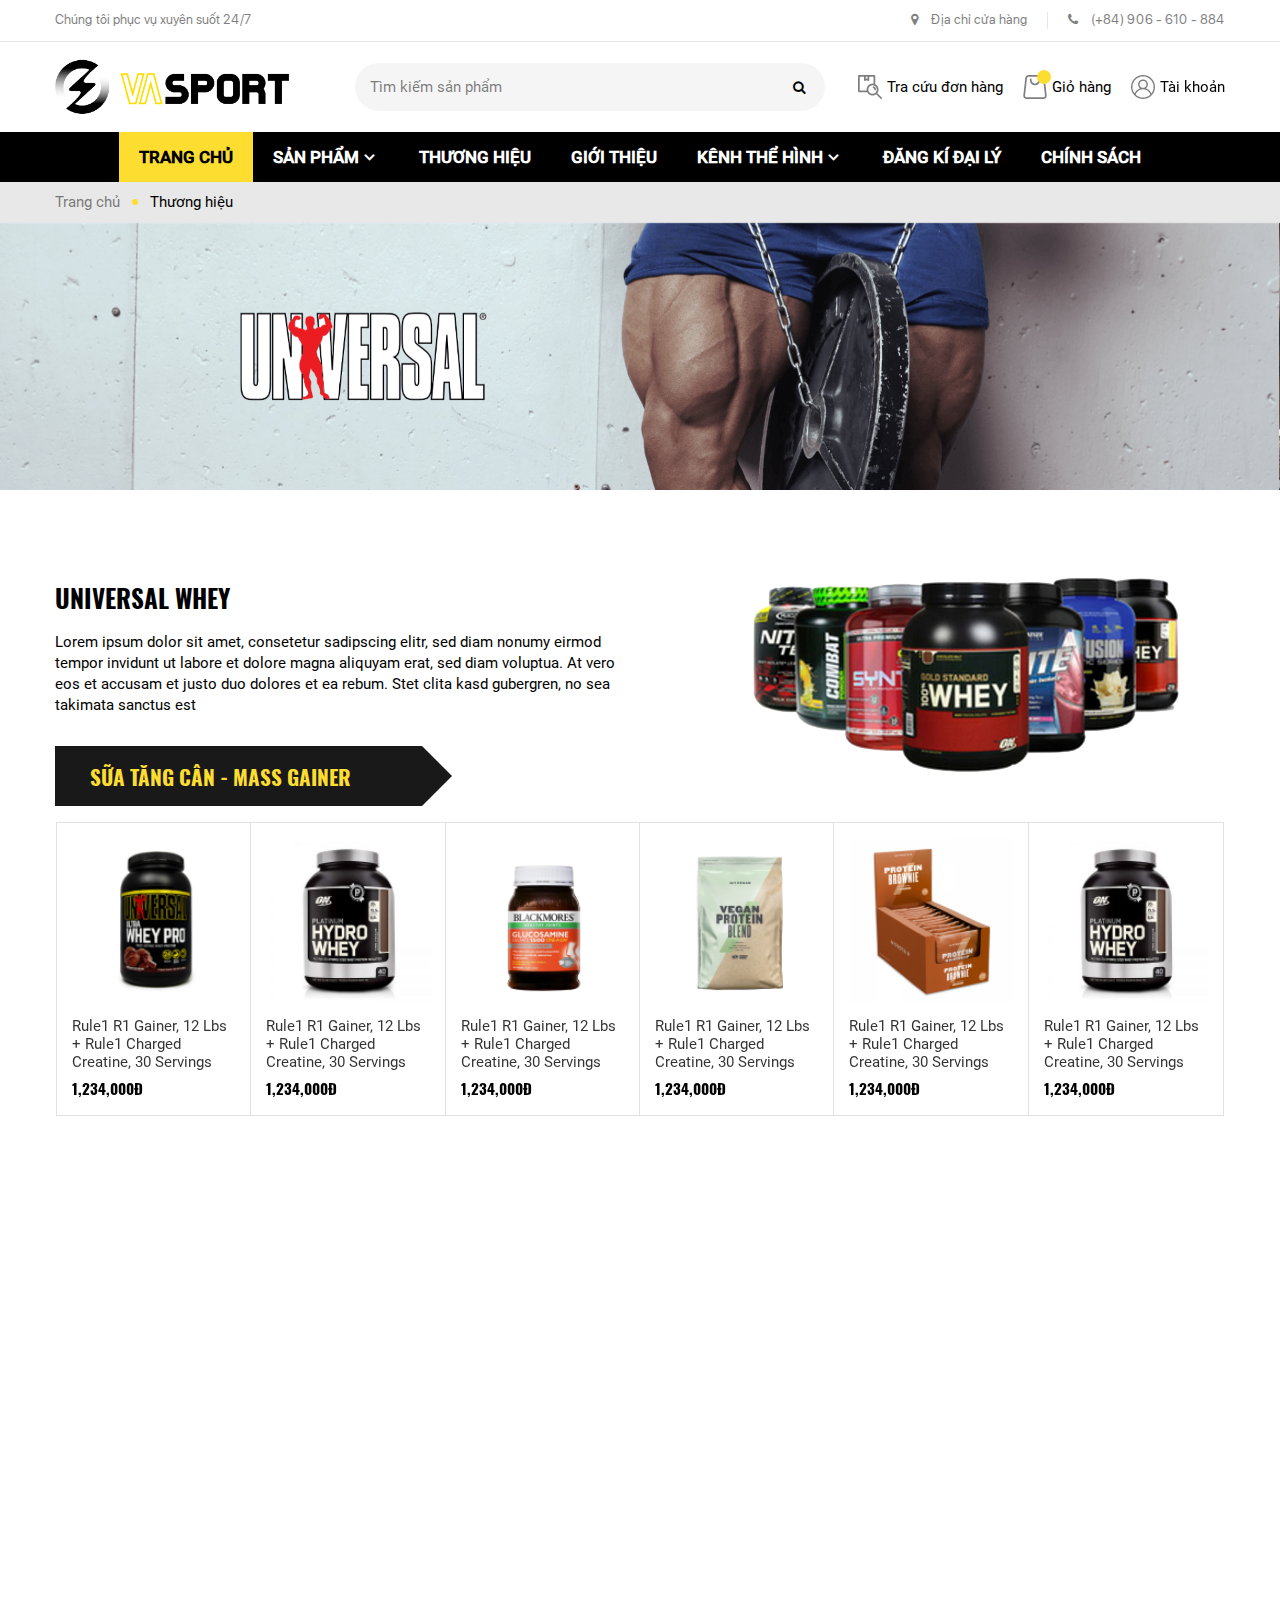
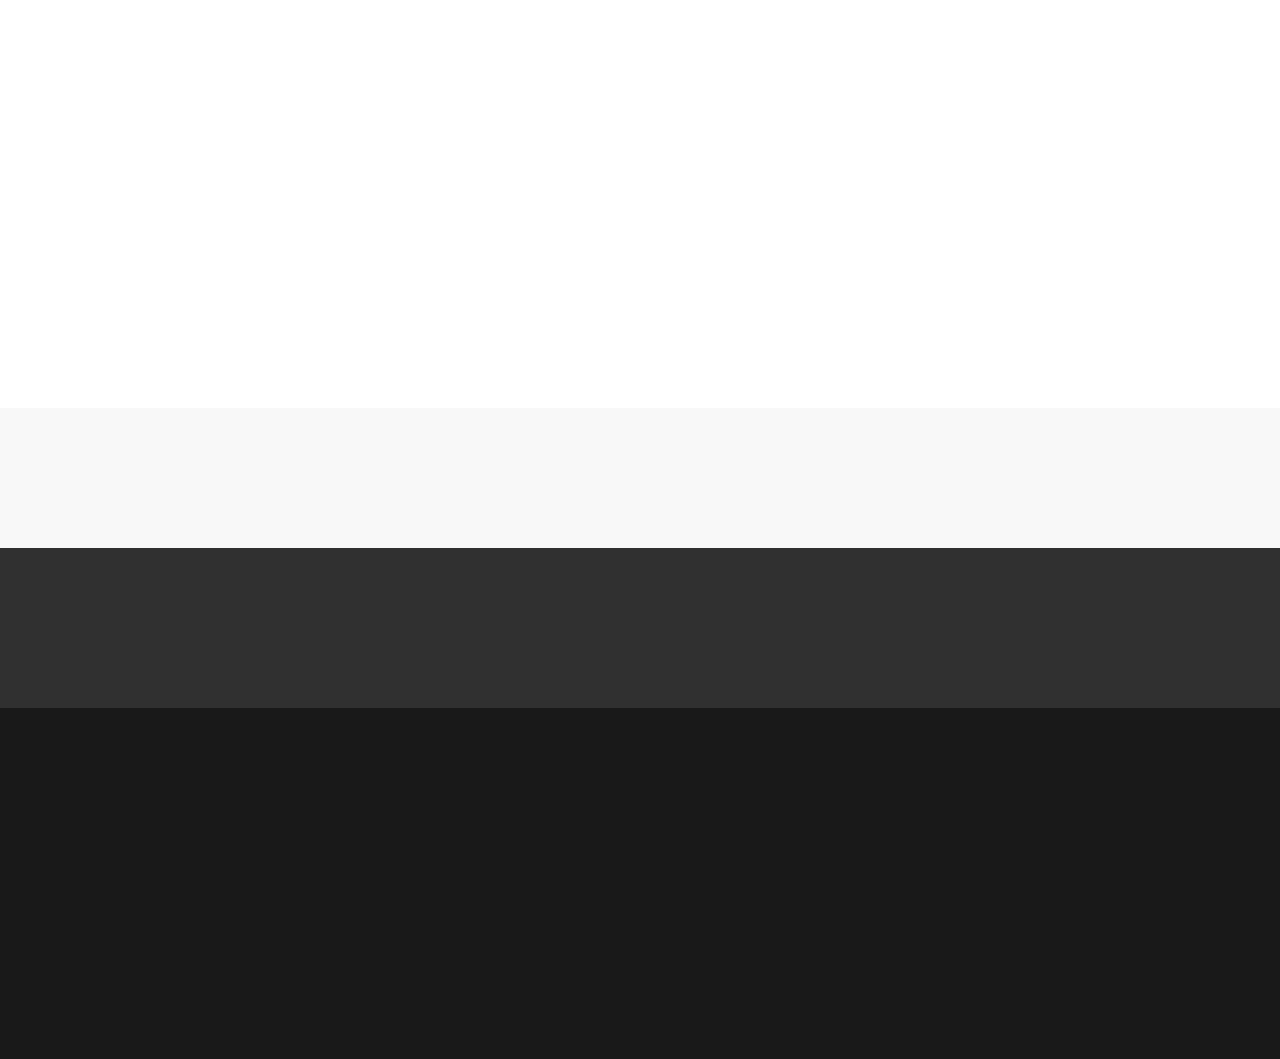
<file: brand.html>
<!DOCTYPE html>
<html lang="en">
	<head>
		<meta charset="UTF-8" />
		<meta name="viewport" content="width=device-width, initial-scale=1.0" />
		<title>Vasport</title>
		<link
			rel="shortcut icon"
			href="images/favicon/fav.png"
			type="image/x-icon"
		/>
		<link rel="stylesheet" href="css/styles.css" />
	</head>
	<body>
		<div class="wrapper">
			<header class="header">
				<div class="header__top">
					<div class="container">
						<div class="wrap">
							<p>Chúng tôi phục vụ xuyên suốt 24/7</p>
							<span>
								<i class="fa fa-map-marker" aria-hidden="true"></i>
								Địa chỉ cửa hàng
							</span>
							<span>
								<i class="fa fa-phone" aria-hidden="true"></i>
								(+84) 906 - 610 - 884
							</span>
						</div>
					</div>
				</div>
				<div class="header__middle">
					<div class="container">
						<div class="wrap">
							<div class="logo">
								<a href="#"><img src="images/logo.png" alt="logovasport" /></a>
							</div>
							<div class="header__search">
								<form action="#">
									<input
										id="hd-search"
										type="text"
										class="f-control"
										placeholder="Tìm kiếm sản phẩm"
									/>
									<button type="submit">
										<i class="fa fa-search" aria-hidden="true"></i>
									</button>
								</form>
							</div>
							<div class="header__user">
								<div>
									<a href="#">
										<img src="images/header-user-1.png" alt="" />
										<p>Tra cứu đơn hàng</p>
									</a>
								</div>
								<div class="cart">
									<a href="#">
										<img src="images/header-user-2.png" alt="" />
										<p>Giỏ hàng</p>
									</a>
									<ul class="c-product c-product-sb">
										<li class="c-product__wrap">
											<div class="c-product__item">
												<div class="c-product__img">
													<a href="#">
														<img
															src="images/product-sidebar-img-1.png"
															alt=""
														/>
													</a>
												</div>
												<div class="heading reverse">
													<p class="main-title --xs">
														<a>1,234,000đ</a>
													</p>
													<p class="desc desc-3">
														<a href="#">
															Rule1 R1 Gainer, 12 Lbs + Rule1 Charged Creatine,
															30 Servings
														</a>
													</p>
												</div>
												<a href="#" class="cart-del">✖</a>
											</div>
										</li>
										<li class="c-product__wrap">
											<div class="c-product__item">
												<div class="c-product__img">
													<a href="#">
														<img
															src="images/product-sidebar-img-1.png"
															alt=""
														/>
													</a>
												</div>
												<div class="heading reverse">
													<p class="main-title --xs">
														<a>1,234,000đ</a>
													</p>
													<p class="desc desc-3">
														<a href="#">
															Rule1 R1 Gainer, 12 Lbs + Rule1 Charged Creatine,
															30 Servings
														</a>
													</p>
												</div>
												<a href="#" class="cart-del">✖</a>
											</div>
										</li>
									</ul>
								</div>
								<div class="auth">
									<a href="#">
										<img src="images/header-user-3.png" alt="" />
										<p>Tài khoản</p>
									</a>
									<ul>
                    <li>
                      <a href="#">Đăng nhập</a>
                    </li>
                    <li>
                      <a href="#">Đăng ký</a>
                    </li>
									</ul>
								</div>
							</div>
						</div>
					</div>
				</div>
				<div class="header__bottom">
					<div class="container">
						<div class="wrap">
							<ul class="header__list">
								<li class="logo">
									<a href="#"
										><img src="images/logo.png" alt="logovasport"
									/></a>
								</li>
								<li class="--active"><a href="#">Trang chủ</a></li>
								<li class="dropdown">
									<a href="#">sản phẩm</a>
									<ul class="sub-menu">
										<li><a href="#">Sub menu 1</a></li>
										<li>
											<a href="#">Sub menu 1</a>
										</li>
										<li><a href="#">Sub menu 1</a></li>
										<li><a href="#">Sub menu 1</a></li>
									</ul>
								</li>
								<li><a href="#">Thương hiệu</a></li>
								<li><a href="#">Giới thiệu</a></li>
								<li class="dropdown">
									<a href="#">Kênh thể hình</a>
									<ul class="sub-menu">
										<li><a href="#">Sub menu 1</a></li>
										<li><a href="#">Sub menu 1</a></li>
										<li><a href="#">Sub menu 1</a></li>
										<li><a href="#">Sub menu 1</a></li>
									</ul>
								</li>
								<li>
									<a href="#">Đăng kí đại lý</a>
								</li>
								<li><a href="#">Chính sách</a></li>
							</ul>
							<div class="header__mobile">
								<div class="hamburger-btn">
									<div class="bar"></div>
								</div>
								<div class="overlay"></div>
							</div>
						</div>
					</div>
				</div>
			</header>
			<main class="main">
				<div class="sec-breadcrumb">
					<div class="container">
						<ul class="breadcrumb">
							<li>
								<a href="#">Trang chủ</a>
							</li>
							<li class="--active">
								<a href="#">Thương hiệu</a>
							</li>
						</ul>
					</div>
				</div>
				<section class="banner-2">
					<div class="banner-2__img wow fadeIn">
						<img src="images/brand-banner.png" alt="" />
					</div>
				</section>
				<section class="brand">
					<div class="container">
						<div class="wrap-relative wow fadeInUp" data-wow-delay=".2s">
							<div class="heading">
								<h2 class="main-title">Universal whey</h2>
								<p class="desc">
									Lorem ipsum dolor sit amet, consetetur sadipscing elitr, sed
									diam nonumy eirmod tempor invidunt ut labore et dolore magna
									aliquyam erat, sed diam voluptua. At vero eos et accusam et
									justo duo dolores et ea rebum. Stet clita kasd gubergren, no
									sea takimata sanctus est
								</p>
							</div>
							<div class="brand__bg">
								<img src="images/brand-bg.png" alt="" />
							</div>
						</div>

						<div class="c-product">
							<ul
								class="tabs no-box-shadow wow fadeInRight"
								data-wow-delay=".2s"
							>
								<li class="--active">
									<h2 href="#" class="main-title --lg">
										Sữa Tăng Cân - Mass Gainer
									</h2>
								</li>
							</ul>
							<div class="is-slider wow fadeInUp" data-wow-delay=".2s">
								<div class="swiper-container">
									<div class="swiper-wrapper">
										<div class="swiper-slide">
											<div class="c-product__item">
												<div class="c-product__img">
													<a href="#">
														<img src="images/brand-pro-1.png" alt="" />
													</a>
												</div>
												<div class="heading reverse">
													<p class="main-title --xs"><a>1,234,000đ</a></p>
													<p class="desc">
														<a href="#">
															Rule1 R1 Gainer, 12 Lbs + Rule1 Charged Creatine,
															30 Servings
														</a>
													</p>
												</div>
											</div>
										</div>
										<div class="swiper-slide">
											<div class="c-product__item">
												<div class="c-product__img">
													<a href="#">
														<img src="images/brand-pro-2.png" alt="" />
													</a>
												</div>
												<div class="heading reverse">
													<p class="main-title --xs"><a>1,234,000đ</a></p>
													<p class="desc">
														<a href="#">
															Rule1 R1 Gainer, 12 Lbs + Rule1 Charged Creatine,
															30 Servings
														</a>
													</p>
												</div>
											</div>
										</div>
										<div class="swiper-slide">
											<div class="c-product__item">
												<div class="c-product__img">
													<a href="#">
														<img src="images/brand-pro-3.png" alt="" />
													</a>
												</div>
												<div class="heading reverse">
													<p class="main-title --xs"><a>1,234,000đ</a></p>
													<p class="desc">
														<a href="#">
															Rule1 R1 Gainer, 12 Lbs + Rule1 Charged Creatine,
															30 Servings
														</a>
													</p>
												</div>
											</div>
										</div>
										<div class="swiper-slide">
											<div class="c-product__item">
												<div class="c-product__img">
													<a href="#">
														<img src="images/brand-pro-4.png" alt="" />
													</a>
												</div>
												<div class="heading reverse">
													<p class="main-title --xs"><a>1,234,000đ</a></p>
													<p class="desc">
														<a href="#">
															Rule1 R1 Gainer, 12 Lbs + Rule1 Charged Creatine,
															30 Servings
														</a>
													</p>
												</div>
											</div>
										</div>
										<div class="swiper-slide">
											<div class="c-product__item">
												<div class="c-product__img">
													<a href="#">
														<img src="images/brand-pro-5.png" alt="" />
													</a>
												</div>
												<div class="heading reverse">
													<p class="main-title --xs"><a>1,234,000đ</a></p>
													<p class="desc">
														<a href="#">
															Rule1 R1 Gainer, 12 Lbs + Rule1 Charged Creatine,
															30 Servings
														</a>
													</p>
												</div>
											</div>
										</div>
										<div class="swiper-slide">
											<div class="c-product__item">
												<div class="c-product__img">
													<a href="#">
														<img src="images/brand-pro-2.png" alt="" />
													</a>
												</div>
												<div class="heading reverse">
													<p class="main-title --xs"><a>1,234,000đ</a></p>
													<p class="desc">
														<a href="#">
															Rule1 R1 Gainer, 12 Lbs + Rule1 Charged Creatine,
															30 Servings
														</a>
													</p>
												</div>
											</div>
										</div>
									</div>
								</div>
							</div>
						</div>
						<div class="c-product">
							<ul
								class="tabs no-box-shadow wow fadeInRight"
								data-wow-delay=".2s"
							>
								<li class="--active">
									<h2 href="#" class="main-title --lg">
										Sữa Tăng Cân - Mass Gainer
									</h2>
								</li>
							</ul>
							<div class="is-slider wow fadeInUp" data-wow-delay=".2s">
								<div class="swiper-container">
									<div class="swiper-wrapper">
										<div class="swiper-slide">
											<div class="c-product__item">
												<div class="c-product__img">
													<a href="#">
														<img src="images/brand-pro-1.png" alt="" />
													</a>
												</div>
												<div class="heading reverse">
													<p class="main-title --xs"><a>1,234,000đ</a></p>
													<p class="desc">
														<a href="#">
															Rule1 R1 Gainer, 12 Lbs + Rule1 Charged Creatine,
															30 Servings
														</a>
													</p>
												</div>
											</div>
										</div>
										<div class="swiper-slide">
											<div class="c-product__item">
												<div class="c-product__img">
													<a href="#">
														<img src="images/brand-pro-2.png" alt="" />
													</a>
												</div>
												<div class="heading reverse">
													<p class="main-title --xs"><a>1,234,000đ</a></p>
													<p class="desc">
														<a href="#">
															Rule1 R1 Gainer, 12 Lbs + Rule1 Charged Creatine,
															30 Servings
														</a>
													</p>
												</div>
											</div>
										</div>
									</div>
								</div>
							</div>
						</div>
						<div class="c-product">
							<ul
								class="tabs no-box-shadow wow fadeInRight"
								data-wow-delay=".2s"
							>
								<li class="--active">
									<h2 href="#" class="main-title --lg">
										Sữa Tăng Cân - Mass Gainer
									</h2>
								</li>
							</ul>
							<div class="is-slider wow fadeInUp" data-wow-delay=".2s">
								<div class="swiper-container">
									<div class="swiper-wrapper">
										<div class="swiper-slide">
											<div class="c-product__item">
												<div class="c-product__img">
													<a href="#">
														<img src="images/brand-pro-1.png" alt="" />
													</a>
												</div>
												<div class="heading reverse">
													<p class="main-title --xs"><a>1,234,000đ</a></p>
													<p class="desc">
														<a href="#">
															Rule1 R1 Gainer, 12 Lbs + Rule1 Charged Creatine,
															30 Servings
														</a>
													</p>
												</div>
											</div>
										</div>
										<div class="swiper-slide">
											<div class="c-product__item">
												<div class="c-product__img">
													<a href="#">
														<img src="images/brand-pro-2.png" alt="" />
													</a>
												</div>
												<div class="heading reverse">
													<p class="main-title --xs"><a>1,234,000đ</a></p>
													<p class="desc">
														<a href="#">
															Rule1 R1 Gainer, 12 Lbs + Rule1 Charged Creatine,
															30 Servings
														</a>
													</p>
												</div>
											</div>
										</div>
										<div class="swiper-slide">
											<div class="c-product__item">
												<div class="c-product__img">
													<a href="#">
														<img src="images/brand-pro-3.png" alt="" />
													</a>
												</div>
												<div class="heading reverse">
													<p class="main-title --xs"><a>1,234,000đ</a></p>
													<p class="desc">
														<a href="#">
															Rule1 R1 Gainer, 12 Lbs + Rule1 Charged Creatine,
															30 Servings
														</a>
													</p>
												</div>
											</div>
										</div>
										<div class="swiper-slide">
											<div class="c-product__item">
												<div class="c-product__img">
													<a href="#">
														<img src="images/brand-pro-4.png" alt="" />
													</a>
												</div>
												<div class="heading reverse">
													<p class="main-title --xs"><a>1,234,000đ</a></p>
													<p class="desc">
														<a href="#">
															Rule1 R1 Gainer, 12 Lbs + Rule1 Charged Creatine,
															30 Servings
														</a>
													</p>
												</div>
											</div>
										</div>
									</div>
								</div>
							</div>
						</div>
					</div>
				</section>
			</main>
			<footer class="footer">
				<div class="partners">
					<div class="container">
						<div class="cols">
							<div class="col wow zoomIn" data-wow-delay=".2s">
								<div class="partners__img">
									<img src="images/partners-1.png" alt="" />
								</div>
							</div>
							<div class="col wow zoomIn" data-wow-delay=".2s">
								<div class="partners__img">
									<img src="images/partners-2.png" alt="" />
								</div>
							</div>
							<div class="col wow zoomIn" data-wow-delay=".2s">
								<div class="partners__img">
									<img src="images/partners-3.png" alt="" />
								</div>
							</div>
							<div class="col wow zoomIn" data-wow-delay=".2s">
								<div class="partners__img">
									<img src="images/partners-4.png" alt="" />
								</div>
							</div>
							<div class="col wow zoomIn" data-wow-delay=".2s">
								<div class="partners__img">
									<img src="images/partners-5.png" alt="" />
								</div>
							</div>
						</div>
					</div>
				</div>
				<section class="footer__top">
					<div class="container">
						<div class="cols">
							<div class="col wow zoomIn" data-wow-delay=".2s">
								<div class="wrap-relative">
									<div class="ft-icon">
										<img src="images/ft-icon-1.png" alt="" />
									</div>
									<div class="heading">
										<h2 class="main-title --xs">MIỄN PHÍ VẬN CHUYỂN</h2>
										<p class="desc desc-3">Cho đơn hàng trên 500k</p>
									</div>
								</div>
							</div>
							<div class="col wow zoomIn" data-wow-delay=".2s">
								<div class="wrap-relative">
									<div class="ft-icon">
										<img src="images/ft-icon-2.png" alt="" />
									</div>
									<div class="heading">
										<h2 class="main-title --xs">CAM KẾT CHÍNH HÃNG</h2>
										<p class="desc desc-3">Đảm bảo chất lượng 100%</p>
									</div>
								</div>
							</div>
							<div class="col wow zoomIn" data-wow-delay=".2s">
								<div class="wrap-relative">
									<div class="ft-icon">
										<img src="images/ft-icon-3.png" alt="" />
									</div>
									<div class="heading">
										<h2 class="main-title --xs">TƯ VẤN 24/7</h2>
										<p class="desc desc-3">Thứ 2-Thứ 7 : 08g30 - 17g30</p>
									</div>
								</div>
							</div>
							<div class="col wow zoomIn" data-wow-delay=".2s">
								<div class="wrap-relative">
									<div class="ft-icon">
										<img src="images/ft-icon-4.png" alt="" />
									</div>
									<div class="heading">
										<h2 class="main-title --xs">
											Mua hàng kèm ưu đãi / quà tặng
										</h2>
										<p class="desc desc-3">Miễn phí thanh toán</p>
									</div>
								</div>
							</div>
						</div>
					</div>
				</section>
				<section class="footer__bottom">
					<div class="container">
						<div class="cols">
							<div class="col wow zoomIn" data-wow-delay=".2s">
								<div class="heading">
									<h2 class="main-title --xs">Về chúng tôi</h2>
								</div>
								<ul>
									<li><a href="#">TRANG CHỦ</a></li>
									<li><a href="#">SẢN PHẨM</a></li>
									<li><a href="#">BEST SELLER</a></li>
									<li><a href="#">TIN TỨC</a></li>
									<li><a href="#">COMBO HOT</a></li>
									<li><a href="#">GIỚI THIỆU</a></li>
								</ul>
							</div>
							<div class="col wow zoomIn" data-wow-delay=".2s">
								<div class="heading">
									<h2 class="main-title --xs">Thông tin</h2>
								</div>
								<ul>
									<li><a href="#">WHEY PROTEIN</a></li>
									<li><a href="#">SỮA TĂNG CÂN</a></li>
									<li><a href="#">PRE-WORKOUT</a></li>
									<li><a href="#">BCAA/EAA</a></li>
									<li><a href="#">GIẢM CÂN & ĐỐT MỠ</a></li>
									<li><a href="#">DẦU CÁ</a></li>
								</ul>
							</div>
							<div class="col wow zoomIn" data-wow-delay=".2s">
								<div class="heading">
									<h2 class="main-title --xs">Chính sách</h2>
								</div>
								<ul>
									<li><a href="#">HƯỚNG DẪN MUA HÀNG</a></li>
									<li><a href="#">CÁCH THANH TOÁN</a></li>
									<li><a href="#">CHÍNH SÁCH BẢO MẬT</a></li>
									<li><a href="#">CHÍNH SÁCH ĐỔI TRẢ</a></li>
									<li><a href="#">LIÊN HỆ</a></li>
								</ul>
							</div>
							<div class="col wow zoomIn" data-wow-delay=".2s">
								<img src="images/ft-fanpage.png" alt="" />
							</div>
							<div class="col footer__social wow zoomIn" data-wow-delay=".2s">
								<div class="heading">
									<h2 class="main-title --xs">SOcial media</h2>
								</div>
								<ul>
									<li>
										<a href="#"><img src="images/ft-facebook.png" alt="" /></a>
									</li>
									<li>
										<a href="#"><img src="images/ft-twitter.png" alt="" /></a>
									</li>
									<li>
										<a href="#"><img src="images/ft-youtube.png" alt="" /></a>
									</li>
									<li>
										<a href="#"><img src="images/ft-p.png" alt="" /></a>
									</li>
									<li>
										<a href="#"><img src="images/ft-mess.png" alt="" /></a>
									</li>
									<li>
										<a href="#"
											><img src="images/ft-bocongthuong.png" alt=""
										/></a>
									</li>
								</ul>
							</div>
						</div>
					</div>
				</section>
				<div class="footer__author">
					<div class="container">
						<div class="wrap wow zoomIn" data-wow-delay=".2s">
							<div class="footer__author-icon">
								<img src="images/ft-author.png" alt="" />
							</div>
							<p>Bản quyền thuộc về VASport</p>
						</div>
					</div>
				</div>
			</footer>
			<div id="scroll-top" class="scroll-top">
				<i class="fas fa-chevron-up icon-awesome"></i>
			</div>
		</div>

		<!-- JQUERY -->
		<script src="js/jquery-1.12.4.min.js"></script>
		<!-- JQUERY - END-->
		<!-- SWIPER -->
		<script src="js/swiper-5.4.3/package/js/swiper.min.js"></script>
		<!-- SWIPER - END -->
		<!-- LIGHT GALLERY -->
		<script src="js/lightGallery-master/dist/js/lightgallery-all.min.js"></script>
		<!-- LIGHT GALLERY - END-->
		<!-- MAGNICFIC -->
		<script src="js/Magnific-Popup-master/jquery.magnific-popup.min.js"></script>
		<!-- MAGNICFIC - END-->
		<!-- WOW -->
		<script src="js/wow/wow.min.js"></script>
		<!-- WOW - END -->
		<!-- MAIN -->
		<script src="js/main.js"></script>
		<!-- MAIN - END -->
	</body>
</html>
</file>
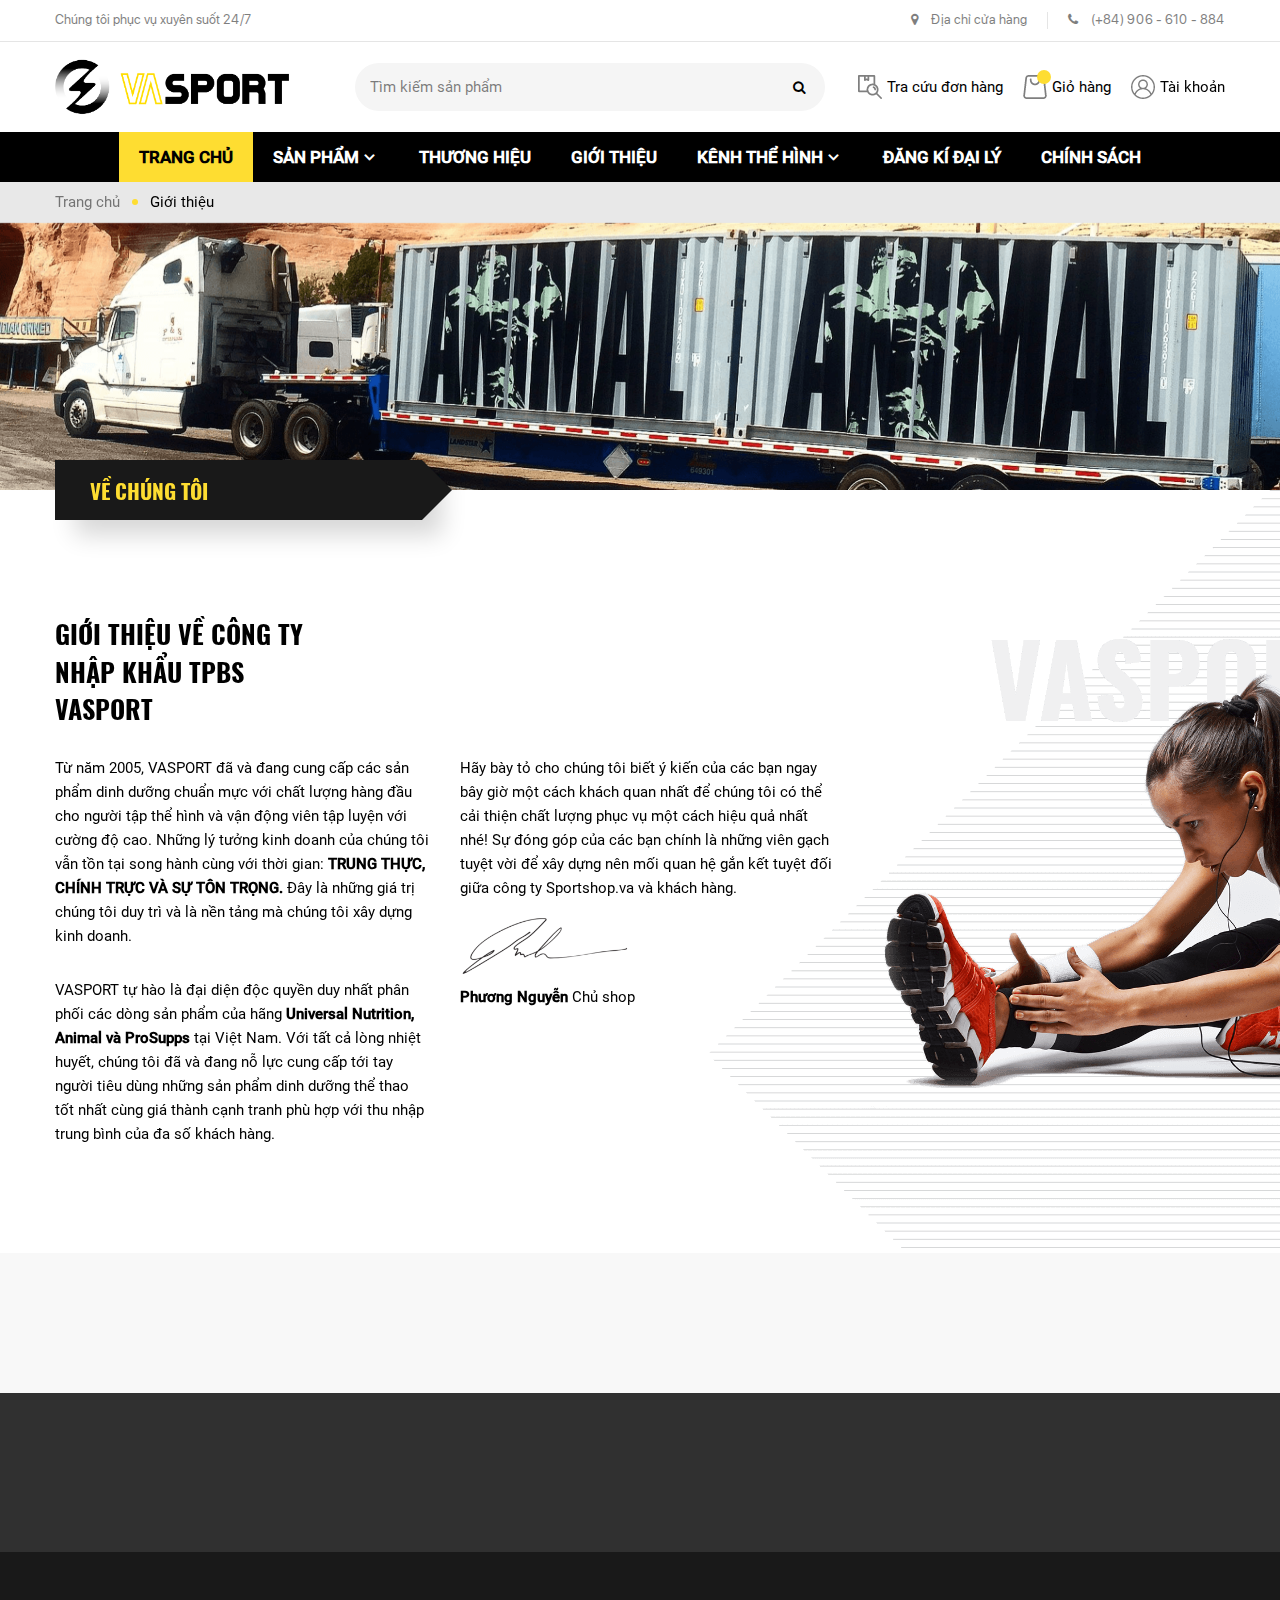
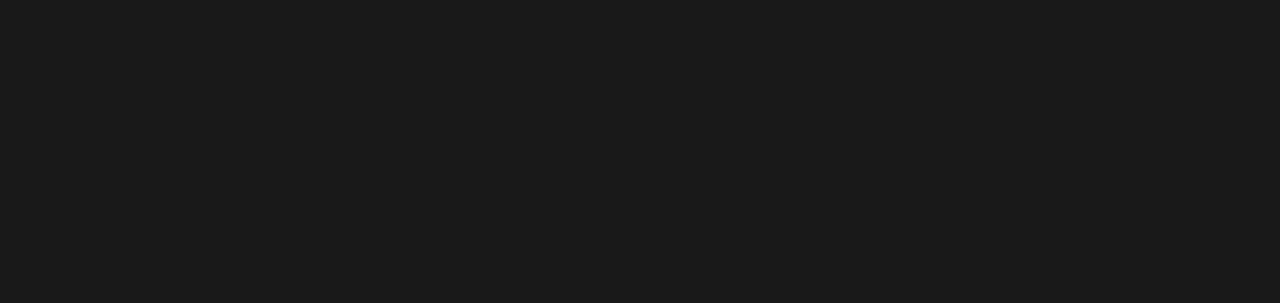
<file: info-1.html>
<!DOCTYPE html>
<html lang="en">
	<head>
		<meta charset="UTF-8" />
		<meta name="viewport" content="width=device-width, initial-scale=1.0" />
		<title>Vasport</title>
		<link
			rel="shortcut icon"
			href="images/favicon/fav.png"
			type="image/x-icon"
		/>
		<link rel="stylesheet" href="css/styles.css" />
	</head>
	<body>
		<div class="wrapper">
			<header class="header">
				<div class="header__top">
					<div class="container">
						<div class="wrap">
							<p>Chúng tôi phục vụ xuyên suốt 24/7</p>
							<span>
								<i class="fa fa-map-marker" aria-hidden="true"></i>
								Địa chỉ cửa hàng
							</span>
							<span>
								<i class="fa fa-phone" aria-hidden="true"></i>
								(+84) 906 - 610 - 884
							</span>
						</div>
					</div>
				</div>
				<div class="header__middle">
					<div class="container">
						<div class="wrap">
							<div class="logo">
								<a href="#"><img src="images/logo.png" alt="logovasport" /></a>
							</div>
							<div class="header__search">
								<form action="#">
									<input
										id="hd-search"
										type="text"
										class="f-control"
										placeholder="Tìm kiếm sản phẩm"
									/>
									<button type="submit">
										<i class="fa fa-search" aria-hidden="true"></i>
									</button>
								</form>
							</div>
							<div class="header__user">
								<div>
									<a href="#">
										<img src="images/header-user-1.png" alt="" />
										<p>Tra cứu đơn hàng</p>
									</a>
								</div>
								<div class="cart">
									<a href="#">
										<img src="images/header-user-2.png" alt="" />
										<p>Giỏ hàng</p>
									</a>
									<ul class="c-product c-product-sb">
										<li class="c-product__wrap">
											<div class="c-product__item">
												<div class="c-product__img">
													<a href="#">
														<img
															src="images/product-sidebar-img-1.png"
															alt=""
														/>
													</a>
												</div>
												<div class="heading reverse">
													<p class="main-title --xs">
														<a>1,234,000đ</a>
													</p>
													<p class="desc desc-3">
														<a href="#">
															Rule1 R1 Gainer, 12 Lbs + Rule1 Charged Creatine,
															30 Servings
														</a>
													</p>
												</div>
												<a href="#" class="cart-del">✖</a>
											</div>
										</li>
										<li class="c-product__wrap">
											<div class="c-product__item">
												<div class="c-product__img">
													<a href="#">
														<img
															src="images/product-sidebar-img-1.png"
															alt=""
														/>
													</a>
												</div>
												<div class="heading reverse">
													<p class="main-title --xs">
														<a>1,234,000đ</a>
													</p>
													<p class="desc desc-3">
														<a href="#">
															Rule1 R1 Gainer, 12 Lbs + Rule1 Charged Creatine,
															30 Servings
														</a>
													</p>
												</div>
												<a href="#" class="cart-del">✖</a>
											</div>
										</li>
									</ul>
								</div>
								<div class="auth">
									<a href="#">
										<img src="images/header-user-3.png" alt="" />
										<p>Tài khoản</p>
									</a>
									<ul>
                    <li>
                      <a href="#">Đăng nhập</a>
                    </li>
                    <li>
                      <a href="#">Đăng ký</a>
                    </li>
									</ul>
								</div>
							</div>
						</div>
					</div>
				</div>
				<div class="header__bottom">
					<div class="container">
						<div class="wrap">
							<ul class="header__list">
								<li class="logo">
									<a href="#"
										><img src="images/logo.png" alt="logovasport"
									/></a>
								</li>
								<li class="--active"><a href="#">Trang chủ</a></li>
								<li class="dropdown">
									<a href="#">sản phẩm</a>
									<ul class="sub-menu">
										<li><a href="#">Sub menu 1</a></li>
										<li>
											<a href="#">Sub menu 1</a>
										</li>
										<li><a href="#">Sub menu 1</a></li>
										<li><a href="#">Sub menu 1</a></li>
									</ul>
								</li>
								<li><a href="#">Thương hiệu</a></li>
								<li><a href="#">Giới thiệu</a></li>
								<li class="dropdown">
									<a href="#">Kênh thể hình</a>
									<ul class="sub-menu">
										<li><a href="#">Sub menu 1</a></li>
										<li><a href="#">Sub menu 1</a></li>
										<li><a href="#">Sub menu 1</a></li>
										<li><a href="#">Sub menu 1</a></li>
									</ul>
								</li>
								<li>
									<a href="#">Đăng kí đại lý</a>
								</li>
								<li><a href="#">Chính sách</a></li>
							</ul>
							<div class="header__mobile">
								<div class="hamburger-btn">
									<div class="bar"></div>
								</div>
								<div class="overlay"></div>
							</div>
						</div>
					</div>
				</div>
			</header>
			<main class="main">
				<div class="sec-breadcrumb">
					<div class="container">
						<ul class="breadcrumb">
							<li>
								<a href="#">Trang chủ</a>
							</li>
							<li class="--active">
								<a href="#">Giới thiệu</a>
							</li>
						</ul>
					</div>
				</div>
				<section class="banner-2">
					<div class="banner-2__img wow fadeIn">
						<img src="images/info-1-banner.png" alt="" />
					</div>
					<div class="container">
						<div class="wrap-relative">
							<ul class="tabs tabs-2">
								<li class="--active wow fadeInRight" data-wow-delay=".2s">
									<h2 href="#" class="main-title --lg">Về chúng tôi</h2>
								</li>
							</ul>
						</div>
					</div>
				</section>
				<section class="info-1 sec">
					<div class="container">
						<div class="wrap-relative wow fadeIn" data-wow-delay=".2s">
							<div class="info-1__content">
								<div class="mona-content">
									<h1>GIỚI THIỆU VỀ CÔNG TY NHẬP KHẨU TPBS VASPORT</h1>
									<div>
										<p>
											Từ năm 2005, VASPORT đã và đang cung cấp các sản phẩm dinh
											dưỡng chuẩn mực với chất lượng hàng đầu cho người tập thể
											hình và vận động viên tập luyện với cường độ cao. Những lý
											tưởng kinh doanh của chúng tôi vẫn tồn tại song hành cùng
											với thời gian:
											<b>TRUNG THỰC, CHÍNH TRỰC VÀ SỰ TÔN TRỌNG.</b> Đây là
											những giá trị chúng tôi duy trì và là nền tảng mà chúng
											tôi xây dựng kinh doanh.
										</p>
										<p>
											VASPORT tự hào là đại diện độc quyền duy nhất phân phối
											các dòng sản phẩm của hãng
											<b>Universal Nutrition, Animal và ProSupps</b> tại Việt
											Nam. Với tất cả lòng nhiệt huyết, chúng tôi đã và đang nỗ
											lực cung cấp tới tay người tiêu dùng những sản phẩm dinh
											dưỡng thể thao tốt nhất cùng giá thành cạnh tranh phù hợp
											với thu nhập trung bình của đa số khách hàng.
										</p>
										<p>
											Hãy bày tỏ cho chúng tôi biết ý kiến của các bạn ngay bây
											giờ một cách khách quan nhất để chúng tôi có thể cải thiện
											chất lượng phục vụ một cách hiệu quả nhất nhé! Sự đóng góp
											của các bạn chính là những viên gạch tuyệt vời để xây dựng
											nên mối quan hệ gắn kết tuyệt đối giữa công ty
											Sportshop.va và khách hàng.
										</p>
										<div class="signature">
											<div class="signature-img">
												<img src="images/signature.png" alt="" />
											</div>
											<p><b>Phương Nguyễn</b></p>
											<p>Chủ shop</p>
										</div>
									</div>
								</div>
							</div>
							<div class="info-1__bg">
								<img src="images/info-1-bg.png" alt="" />
							</div>
						</div>
					</div>
				</section>
			</main>
			<footer class="footer">
				<div class="partners">
					<div class="container">
						<div class="cols">
							<div class="col wow zoomIn" data-wow-delay=".2s">
								<div class="partners__img">
									<img src="images/partners-1.png" alt="" />
								</div>
							</div>
							<div class="col wow zoomIn" data-wow-delay=".2s">
								<div class="partners__img">
									<img src="images/partners-2.png" alt="" />
								</div>
							</div>
							<div class="col wow zoomIn" data-wow-delay=".2s">
								<div class="partners__img">
									<img src="images/partners-3.png" alt="" />
								</div>
							</div>
							<div class="col wow zoomIn" data-wow-delay=".2s">
								<div class="partners__img">
									<img src="images/partners-4.png" alt="" />
								</div>
							</div>
							<div class="col wow zoomIn" data-wow-delay=".2s">
								<div class="partners__img">
									<img src="images/partners-5.png" alt="" />
								</div>
							</div>
						</div>
					</div>
				</div>
				<section class="footer__top">
					<div class="container">
						<div class="cols">
							<div class="col wow zoomIn" data-wow-delay=".2s">
								<div class="wrap-relative">
									<div class="ft-icon">
										<img src="images/ft-icon-1.png" alt="" />
									</div>
									<div class="heading">
										<h2 class="main-title --xs">MIỄN PHÍ VẬN CHUYỂN</h2>
										<p class="desc desc-3">Cho đơn hàng trên 500k</p>
									</div>
								</div>
							</div>
							<div class="col wow zoomIn" data-wow-delay=".2s">
								<div class="wrap-relative">
									<div class="ft-icon">
										<img src="images/ft-icon-2.png" alt="" />
									</div>
									<div class="heading">
										<h2 class="main-title --xs">CAM KẾT CHÍNH HÃNG</h2>
										<p class="desc desc-3">Đảm bảo chất lượng 100%</p>
									</div>
								</div>
							</div>
							<div class="col wow zoomIn" data-wow-delay=".2s">
								<div class="wrap-relative">
									<div class="ft-icon">
										<img src="images/ft-icon-3.png" alt="" />
									</div>
									<div class="heading">
										<h2 class="main-title --xs">TƯ VẤN 24/7</h2>
										<p class="desc desc-3">Thứ 2-Thứ 7 : 08g30 - 17g30</p>
									</div>
								</div>
							</div>
							<div class="col wow zoomIn" data-wow-delay=".2s">
								<div class="wrap-relative">
									<div class="ft-icon">
										<img src="images/ft-icon-4.png" alt="" />
									</div>
									<div class="heading">
										<h2 class="main-title --xs">
											Mua hàng kèm ưu đãi / quà tặng
										</h2>
										<p class="desc desc-3">Miễn phí thanh toán</p>
									</div>
								</div>
							</div>
						</div>
					</div>
				</section>
				<section class="footer__bottom">
					<div class="container">
						<div class="cols">
							<div class="col wow zoomIn" data-wow-delay=".2s">
								<div class="heading">
									<h2 class="main-title --xs">Về chúng tôi</h2>
								</div>
								<ul>
									<li><a href="#">TRANG CHỦ</a></li>
									<li><a href="#">SẢN PHẨM</a></li>
									<li><a href="#">BEST SELLER</a></li>
									<li><a href="#">TIN TỨC</a></li>
									<li><a href="#">COMBO HOT</a></li>
									<li><a href="#">GIỚI THIỆU</a></li>
								</ul>
							</div>
							<div class="col wow zoomIn" data-wow-delay=".2s">
								<div class="heading">
									<h2 class="main-title --xs">Thông tin</h2>
								</div>
								<ul>
									<li><a href="#">WHEY PROTEIN</a></li>
									<li><a href="#">SỮA TĂNG CÂN</a></li>
									<li><a href="#">PRE-WORKOUT</a></li>
									<li><a href="#">BCAA/EAA</a></li>
									<li><a href="#">GIẢM CÂN & ĐỐT MỠ</a></li>
									<li><a href="#">DẦU CÁ</a></li>
								</ul>
							</div>
							<div class="col wow zoomIn" data-wow-delay=".2s">
								<div class="heading">
									<h2 class="main-title --xs">Chính sách</h2>
								</div>
								<ul>
									<li><a href="#">HƯỚNG DẪN MUA HÀNG</a></li>
									<li><a href="#">CÁCH THANH TOÁN</a></li>
									<li><a href="#">CHÍNH SÁCH BẢO MẬT</a></li>
									<li><a href="#">CHÍNH SÁCH ĐỔI TRẢ</a></li>
									<li><a href="#">LIÊN HỆ</a></li>
								</ul>
							</div>
							<div class="col wow zoomIn" data-wow-delay=".2s">
								<img src="images/ft-fanpage.png" alt="" />
							</div>
							<div class="col footer__social wow zoomIn" data-wow-delay=".2s">
								<div class="heading">
									<h2 class="main-title --xs">SOcial media</h2>
								</div>
								<ul>
									<li>
										<a href="#"><img src="images/ft-facebook.png" alt="" /></a>
									</li>
									<li>
										<a href="#"><img src="images/ft-twitter.png" alt="" /></a>
									</li>
									<li>
										<a href="#"><img src="images/ft-youtube.png" alt="" /></a>
									</li>
									<li>
										<a href="#"><img src="images/ft-p.png" alt="" /></a>
									</li>
									<li>
										<a href="#"><img src="images/ft-mess.png" alt="" /></a>
									</li>
									<li>
										<a href="#"
											><img src="images/ft-bocongthuong.png" alt=""
										/></a>
									</li>
								</ul>
							</div>
						</div>
					</div>
				</section>
				<div class="footer__author">
					<div class="container">
						<div class="wrap wow zoomIn" data-wow-delay=".2s">
							<div class="footer__author-icon">
								<img src="images/ft-author.png" alt="" />
							</div>
							<p>Bản quyền thuộc về VASport</p>
						</div>
					</div>
				</div>
			</footer>
			<div id="scroll-top" class="scroll-top">
				<i class="fa fa-arrow-up" aria-hidden="true"></i>
			</div>
		</div>

		<!-- JQUERY -->
		<script src="js/jquery-1.12.4.min.js"></script>
		<!-- JQUERY - END-->
		<!-- SWIPER -->
		<script src="js/swiper-5.4.3/package/js/swiper.min.js"></script>
		<!-- SWIPER - END -->
		<!-- LIGHT GALLERY -->
		<script src="js/lightGallery-master/dist/js/lightgallery-all.min.js"></script>
		<!-- LIGHT GALLERY - END-->
		<!-- MAGNICFIC -->
		<script src="js/Magnific-Popup-master/jquery.magnific-popup.min.js"></script>
		<!-- MAGNICFIC - END-->
		<!-- WOW -->
		<script src="js/wow/wow.min.js"></script>
		<!-- WOW - END -->
		<!-- MAIN -->
		<script src="js/main.js"></script>
		<!-- MAIN - END -->
	</body>
</html>
</file>
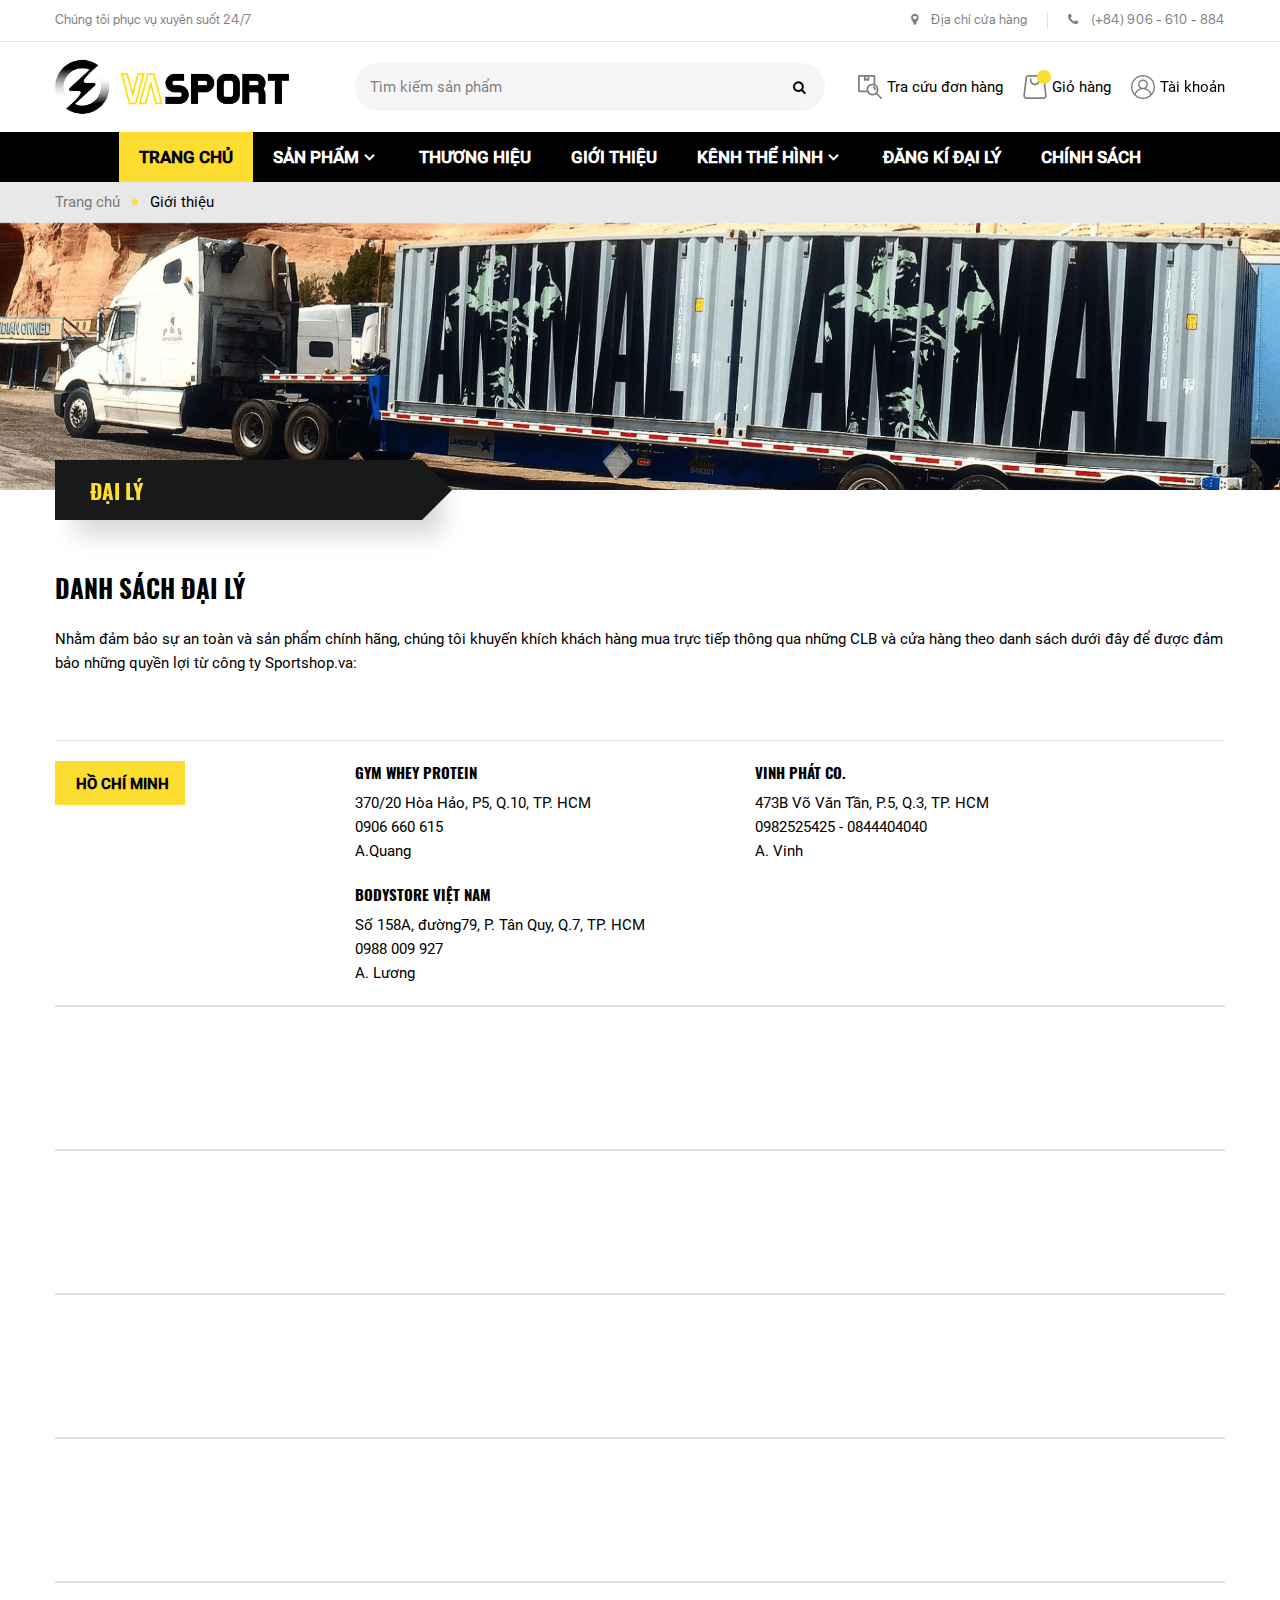
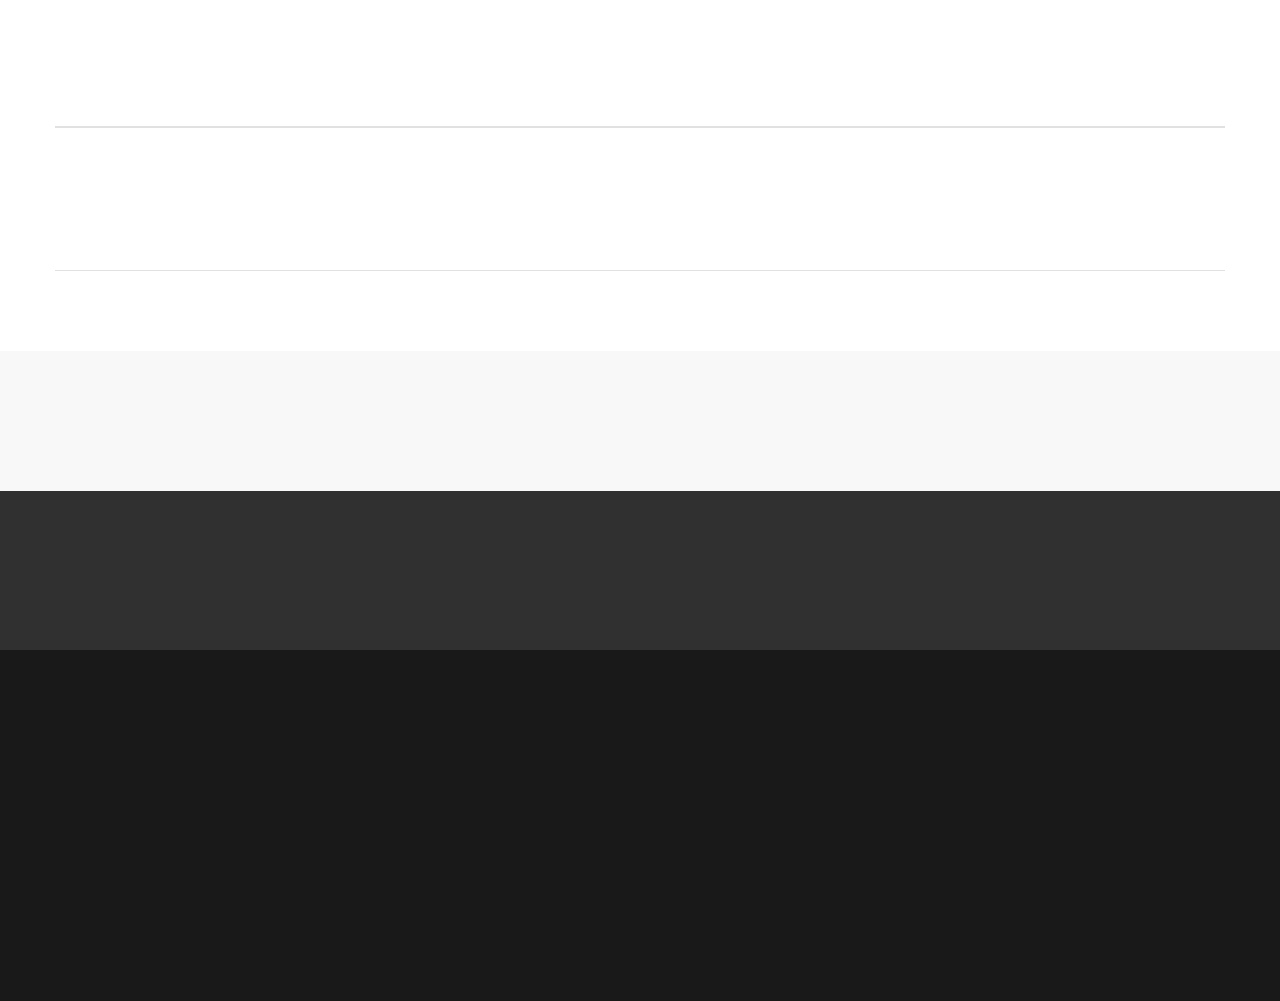
<file: info-2.html>
<!DOCTYPE html>
<html lang="en">
	<head>
		<meta charset="UTF-8" />
		<meta name="viewport" content="width=device-width, initial-scale=1.0" />
		<title>Vasport</title>
		<link
			rel="shortcut icon"
			href="images/favicon/fav.png"
			type="image/x-icon"
		/>
		<link rel="stylesheet" href="css/styles.css" />
	</head>
	<body>
		<div class="wrapper">
			<header class="header">
				<div class="header__top">
					<div class="container">
						<div class="wrap">
							<p>Chúng tôi phục vụ xuyên suốt 24/7</p>
							<span>
								<i class="fa fa-map-marker" aria-hidden="true"></i>
								Địa chỉ cửa hàng
							</span>
							<span>
								<i class="fa fa-phone" aria-hidden="true"></i>
								(+84) 906 - 610 - 884
							</span>
						</div>
					</div>
				</div>
				<div class="header__middle">
					<div class="container">
						<div class="wrap">
							<div class="logo">
								<a href="#"><img src="images/logo.png" alt="logovasport" /></a>
							</div>
							<div class="header__search">
								<form action="#">
									<input
										id="hd-search"
										type="text"
										class="f-control"
										placeholder="Tìm kiếm sản phẩm"
									/>
									<button type="submit">
										<i class="fa fa-search" aria-hidden="true"></i>
									</button>
								</form>
							</div>
							<div class="header__user">
								<div>
									<a href="#">
										<img src="images/header-user-1.png" alt="" />
										<p>Tra cứu đơn hàng</p>
									</a>
								</div>
								<div class="cart">
									<a href="#">
										<img src="images/header-user-2.png" alt="" />
										<p>Giỏ hàng</p>
									</a>
									<ul class="c-product c-product-sb">
										<li class="c-product__wrap">
											<div class="c-product__item">
												<div class="c-product__img">
													<a href="#">
														<img
															src="images/product-sidebar-img-1.png"
															alt=""
														/>
													</a>
												</div>
												<div class="heading reverse">
													<p class="main-title --xs">
														<a>1,234,000đ</a>
													</p>
													<p class="desc desc-3">
														<a href="#">
															Rule1 R1 Gainer, 12 Lbs + Rule1 Charged Creatine,
															30 Servings
														</a>
													</p>
												</div>
												<a href="#" class="cart-del">✖</a>
											</div>
										</li>
										<li class="c-product__wrap">
											<div class="c-product__item">
												<div class="c-product__img">
													<a href="#">
														<img
															src="images/product-sidebar-img-1.png"
															alt=""
														/>
													</a>
												</div>
												<div class="heading reverse">
													<p class="main-title --xs">
														<a>1,234,000đ</a>
													</p>
													<p class="desc desc-3">
														<a href="#">
															Rule1 R1 Gainer, 12 Lbs + Rule1 Charged Creatine,
															30 Servings
														</a>
													</p>
												</div>
												<a href="#" class="cart-del">✖</a>
											</div>
										</li>
									</ul>
								</div>
								<div class="auth">
									<a href="#">
										<img src="images/header-user-3.png" alt="" />
										<p>Tài khoản</p>
									</a>
									<ul>
										<li>
											<a href="#">Đăng nhập</a>
										</li>
										<li>
											<a href="#">Đăng ký</a>
										</li>
									</ul>
								</div>
							</div>
						</div>
					</div>
				</div>
				<div class="header__bottom">
					<div class="container">
						<div class="wrap">
							<ul class="header__list">
								<li class="logo">
									<a href="#"
										><img src="images/logo.png" alt="logovasport"
									/></a>
								</li>
								<li class="--active"><a href="#">Trang chủ</a></li>
								<li class="dropdown">
									<a href="#">sản phẩm</a>
									<ul class="sub-menu">
										<li><a href="#">Sub menu 1</a></li>
										<li>
											<a href="#">Sub menu 1</a>
										</li>
										<li><a href="#">Sub menu 1</a></li>
										<li><a href="#">Sub menu 1</a></li>
									</ul>
								</li>
								<li><a href="#">Thương hiệu</a></li>
								<li><a href="#">Giới thiệu</a></li>
								<li class="dropdown">
									<a href="#">Kênh thể hình</a>
									<ul class="sub-menu">
										<li><a href="#">Sub menu 1</a></li>
										<li><a href="#">Sub menu 1</a></li>
										<li><a href="#">Sub menu 1</a></li>
										<li><a href="#">Sub menu 1</a></li>
									</ul>
								</li>
								<li>
									<a href="#">Đăng kí đại lý</a>
								</li>
								<li><a href="#">Chính sách</a></li>
							</ul>
							<div class="header__mobile">
								<div class="hamburger-btn">
									<div class="bar"></div>
								</div>
								<div class="overlay"></div>
							</div>
						</div>
					</div>
				</div>
			</header>
			<main class="main">
				<div class="sec-breadcrumb">
					<div class="container">
						<ul class="breadcrumb">
							<li>
								<a href="#">Trang chủ</a>
							</li>
							<li class="--active">
								<a href="#">Giới thiệu</a>
							</li>
						</ul>
					</div>
				</div>
				<section class="banner-2">
					<div class="banner-2__img wow fadeIn">
						<img src="images/info-1-banner.png" alt="" />
					</div>
					<div class="container">
						<div class="wrap-relative">
							<ul class="tabs tabs-2">
								<li class="--active wow fadeInRight" data-wow-delay=".2s">
									<h2 href="#" class="main-title --lg">Đại lý</h2>
								</li>
							</ul>
						</div>
					</div>
				</section>
				<section class="info-2 sec-2">
					<div class="container">
						<div class="wrap-relative">
							<div class="info__content">
								<h2 class="main-title wow fadeInUp" data-wow-delay=".2s">
									danh sách đại lý
								</h2>
								<p class="wow fadeInUp" data-wow-delay=".2s">
									Nhằm đảm bảo sự an toàn và sản phẩm chính hãng, chúng tôi
									khuyến khích khách hàng mua trực tiếp thông qua những CLB và
									cửa hàng theo danh sách dưới đây để được đảm bảo những quyền
									lợi từ công ty Sportshop.va:
								</p>
								<div class="info__list">
									<div class="info__list-item">
										<div class="cols">
											<div class="col wow fadeInUp" data-wow-delay=".2s">
												<a href="#popup" class="main-btn js-popup"
													>Hồ chí minh</a
												>
											</div>
											<div class="col wow fadeInUp" data-wow-delay=".2s">
												<div class="heading">
													<p class="main-title --xs">GYM Whey protein</p>
													<div class="desc">
														<p>370/20 Hòa Hảo, P5, Q.10, TP. HCM</p>
														<p>0906 660 615</p>
														<p>A.Quang</p>
													</div>
												</div>
												<div class="heading">
													<p class="main-title --xs">Bodystore Việt Nam</p>
													<div class="desc">
														<p>Số 158A, đường79, P. Tân Quy, Q.7, TP. HCM</p>
														<p>0988 009 927</p>
														<p>A. Lương</p>
													</div>
												</div>
											</div>
											<div class="col wow fadeInUp" data-wow-delay=".2s">
												<div class="heading">
													<p class="main-title --xs">Vinh Phát Co.</p>
													<div class="desc">
														<p>473B Võ Văn Tần, P.5, Q.3, TP. HCM</p>
														<p>0982525425 - 0844404040</p>
														<p>A. Vinh</p>
													</div>
												</div>
											</div>
										</div>
									</div>
									<div class="info__list-item">
										<div class="cols">
											<div class="col wow fadeInUp" data-wow-delay=".2s">
												<a href="#popup" class="main-btn js-popup">Hà nội</a>
											</div>
											<div class="col wow fadeInUp" data-wow-delay=".2s">
												<div class="heading">
													<p class="main-title --xs">Wheythehinh.vn</p>
													<div class="desc">
														<p>59 Khâm Thiên, Đống Đa, Hà Nội</p>
														<p>0904 309 124</p>
														<p>C. Hường</p>
													</div>
												</div>
											</div>
										</div>
									</div>
									<div class="info__list-item">
										<div class="cols">
											<div class="col wow fadeInUp" data-wow-delay=".2s">
												<a href="#popup" class="main-btn js-popup">hải phòng</a>
											</div>
											<div class="col wow fadeInUp" data-wow-delay=".2s">
												<div class="heading">
													<p class="main-title --xs">Linh Nam shop</p>
													<div class="desc">
														<p>
															22/506 Tôn Đức Thắng, An Đồng, An Dương, Hải Phòng
														</p>
														<p>0936 511 359</p>
														<p>C. Nguyên</p>
													</div>
												</div>
											</div>
										</div>
									</div>
									<div class="info__list-item">
										<div class="cols">
											<div class="col wow fadeInUp" data-wow-delay=".2s">
												<a href="#popup" class="main-btn js-popup"
													>Bà Rịa-Vũng Tàu</a
												>
											</div>
											<div class="col wow fadeInUp" data-wow-delay=".2s">
												<div class="heading">
													<p class="main-title --xs">Mai Xuân Thức Gym</p>
													<div class="desc">
														<p>
															11 Tổ 6, Phước Lâm, Phước Hưng, Long Điền, BRVT
														</p>
														<p>0933 643 523</p>
														<p>A. Thức</p>
													</div>
												</div>
											</div>
											<div class="col wow fadeInUp" data-wow-delay=".2s">
												<div class="heading">
													<p class="main-title --xs">Supp Station</p>
													<div class="desc">
														<p>395 Thống Nhất mới, P.8, TP. Vũng Tàu</p>
														<p>0907 942 757</p>
														<p>A. Nam</p>
													</div>
												</div>
											</div>
										</div>
									</div>
									<div class="info__list-item">
										<div class="cols">
											<div class="col wow fadeInUp" data-wow-delay=".2s">
												<a href="#popup" class="main-btn js-popup"
													>bình dương</a
												>
											</div>
											<div class="col wow fadeInUp" data-wow-delay=".2s">
												<div class="heading">
													<p class="main-title --xs">Bodystore Việt Nam</p>
													<div class="desc">
														<p>
															148/9 đường Đông Tác, KP Đông Tác, P. Tân Đông
															Hiệp, TX Dĩ An, BD
														</p>
														<p>0988 009 927</p>
														<p>A. Lương</p>
													</div>
												</div>
											</div>
										</div>
									</div>
									<div class="info__list-item">
										<div class="cols">
											<div class="col wow fadeInUp" data-wow-delay=".2s">
												<a href="#popup" class="main-btn js-popup">BIÊN HÒA</a>
											</div>

											<div class="col wow fadeInUp" data-wow-delay=".2s">
												<div class="heading">
													<p class="main-title --xs">
														Chi nhánh CTY Sportshop.va
													</p>
													<div class="desc">
														<p>761 Phạm Văn Thuận, P. Tam Hiệp, Biên Hòa</p>
														<p>0908 997 967</p>
														<p>C. Hiền</p>
													</div>
												</div>
											</div>
										</div>
									</div>
									<div class="info__list-item">
										<div class="cols">
											<div class="col wow fadeInUp" data-wow-delay=".2s">
												<a href="#popup" class="main-btn js-popup">bình định</a>
											</div>
											<div class="col wow fadeInUp" data-wow-delay=".2s">
												<div class="heading">
													<p class="main-title --xs">
														Đại lí thương hiệu Animal và Universal
													</p>
													<div class="desc">
														<p>
															950/25/18 Trần Hưng Đạo, TP. Quy Nhơn, Bình Định
														</p>
														<p>0373 446 067</p>
														<p>A. Tiến</p>
													</div>
												</div>
											</div>
										</div>
									</div>
								</div>
							</div>
						</div>
					</div>
				</section>
			</main>
			<footer class="footer">
				<div class="partners">
					<div class="container">
						<div class="cols">
							<div class="col wow zoomIn" data-wow-delay=".2s">
								<div class="partners__img">
									<img src="images/partners-1.png" alt="" />
								</div>
							</div>
							<div class="col wow zoomIn" data-wow-delay=".2s">
								<div class="partners__img">
									<img src="images/partners-2.png" alt="" />
								</div>
							</div>
							<div class="col wow zoomIn" data-wow-delay=".2s">
								<div class="partners__img">
									<img src="images/partners-3.png" alt="" />
								</div>
							</div>
							<div class="col wow zoomIn" data-wow-delay=".2s">
								<div class="partners__img">
									<img src="images/partners-4.png" alt="" />
								</div>
							</div>
							<div class="col wow zoomIn" data-wow-delay=".2s">
								<div class="partners__img">
									<img src="images/partners-5.png" alt="" />
								</div>
							</div>
						</div>
					</div>
				</div>
				<section class="footer__top">
					<div class="container">
						<div class="cols">
							<div class="col wow zoomIn" data-wow-delay=".2s">
								<div class="wrap-relative">
									<div class="ft-icon">
										<img src="images/ft-icon-1.png" alt="" />
									</div>
									<div class="heading">
										<h2 class="main-title --xs">MIỄN PHÍ VẬN CHUYỂN</h2>
										<p class="desc desc-3">Cho đơn hàng trên 500k</p>
									</div>
								</div>
							</div>
							<div class="col wow zoomIn" data-wow-delay=".2s">
								<div class="wrap-relative">
									<div class="ft-icon">
										<img src="images/ft-icon-2.png" alt="" />
									</div>
									<div class="heading">
										<h2 class="main-title --xs">CAM KẾT CHÍNH HÃNG</h2>
										<p class="desc desc-3">Đảm bảo chất lượng 100%</p>
									</div>
								</div>
							</div>
							<div class="col wow zoomIn" data-wow-delay=".2s">
								<div class="wrap-relative">
									<div class="ft-icon">
										<img src="images/ft-icon-3.png" alt="" />
									</div>
									<div class="heading">
										<h2 class="main-title --xs">TƯ VẤN 24/7</h2>
										<p class="desc desc-3">Thứ 2-Thứ 7 : 08g30 - 17g30</p>
									</div>
								</div>
							</div>
							<div class="col wow zoomIn" data-wow-delay=".2s">
								<div class="wrap-relative">
									<div class="ft-icon">
										<img src="images/ft-icon-4.png" alt="" />
									</div>
									<div class="heading">
										<h2 class="main-title --xs">
											Mua hàng kèm ưu đãi / quà tặng
										</h2>
										<p class="desc desc-3">Miễn phí thanh toán</p>
									</div>
								</div>
							</div>
						</div>
					</div>
				</section>
				<section class="footer__bottom">
					<div class="container">
						<div class="cols">
							<div class="col wow zoomIn" data-wow-delay=".2s">
								<div class="heading">
									<h2 class="main-title --xs">Về chúng tôi</h2>
								</div>
								<ul>
									<li><a href="#">TRANG CHỦ</a></li>
									<li><a href="#">SẢN PHẨM</a></li>
									<li><a href="#">BEST SELLER</a></li>
									<li><a href="#">TIN TỨC</a></li>
									<li><a href="#">COMBO HOT</a></li>
									<li><a href="#">GIỚI THIỆU</a></li>
								</ul>
							</div>
							<div class="col wow zoomIn" data-wow-delay=".2s">
								<div class="heading">
									<h2 class="main-title --xs">Thông tin</h2>
								</div>
								<ul>
									<li><a href="#">WHEY PROTEIN</a></li>
									<li><a href="#">SỮA TĂNG CÂN</a></li>
									<li><a href="#">PRE-WORKOUT</a></li>
									<li><a href="#">BCAA/EAA</a></li>
									<li><a href="#">GIẢM CÂN & ĐỐT MỠ</a></li>
									<li><a href="#">DẦU CÁ</a></li>
								</ul>
							</div>
							<div class="col wow zoomIn" data-wow-delay=".2s">
								<div class="heading">
									<h2 class="main-title --xs">Chính sách</h2>
								</div>
								<ul>
									<li><a href="#">HƯỚNG DẪN MUA HÀNG</a></li>
									<li><a href="#">CÁCH THANH TOÁN</a></li>
									<li><a href="#">CHÍNH SÁCH BẢO MẬT</a></li>
									<li><a href="#">CHÍNH SÁCH ĐỔI TRẢ</a></li>
									<li><a href="#">LIÊN HỆ</a></li>
								</ul>
							</div>
							<div class="col wow zoomIn" data-wow-delay=".2s">
								<img src="images/ft-fanpage.png" alt="" />
							</div>
							<div class="col footer__social wow zoomIn" data-wow-delay=".2s">
								<div class="heading">
									<h2 class="main-title --xs">SOcial media</h2>
								</div>
								<ul>
									<li>
										<a href="#"><img src="images/ft-facebook.png" alt="" /></a>
									</li>
									<li>
										<a href="#"><img src="images/ft-twitter.png" alt="" /></a>
									</li>
									<li>
										<a href="#"><img src="images/ft-youtube.png" alt="" /></a>
									</li>
									<li>
										<a href="#"><img src="images/ft-p.png" alt="" /></a>
									</li>
									<li>
										<a href="#"><img src="images/ft-mess.png" alt="" /></a>
									</li>
									<li>
										<a href="#"
											><img src="images/ft-bocongthuong.png" alt=""
										/></a>
									</li>
								</ul>
							</div>
						</div>
					</div>
				</section>
				<div class="footer__author">
					<div class="container">
						<div class="wrap wow zoomIn" data-wow-delay=".2s">
							<div class="footer__author-icon">
								<img src="images/ft-author.png" alt="" />
							</div>
							<p>Bản quyền thuộc về VASport</p>
						</div>
					</div>
				</div>
			</footer>

			<div class="popup-wrap">
				<div class="popup" id="popup">
					<div class="popup__close">
						<i class="fa fa-times" aria-hidden="true"></i>
					</div>
					<div class="popup__content">
						<div class="left">
							<div class="popup__img">
								<img src="images/home-aside-banner.png" alt="" />
							</div>
						</div>
						<div class="right">
							<div class="popup__form">
								<p class="main-title --md mb-20">Đăng ký đại lý</p>
								<form action="#">
									<div class="f-group">
										<label for="">Tên đại lý</label>
										<input
											type="text"
											class="f-control"
											placeholder="Nhập tên đại lý"
										/>
									</div>
									<div class="f-group">
										<label for="">Tên người đại diện</label>
										<input
											type="text"
											class="f-control"
											placeholder="Nhập tên người đại diện"
										/>
									</div>
									<div class="f-group">
										<label for="">Email</label>
										<input
											type="text"
											class="f-control"
											placeholder="Nhập email"
										/>
									</div>
									<div class="f-group">
										<label for="">Số điện thoại</label>
										<input
											type="text"
											class="f-control"
											placeholder="Nhập số điện thoại"
										/>
									</div>
									<div class="f-group">
										<label for="">Địa chỉ</label>
										<input
											type="text"
											class="f-control"
											placeholder="Nhập địa chỉ"
										/>
									</div>
									<button type="submit" class="main-btn">Đăng ký</button>
								</form>
							</div>
						</div>
					</div>
				</div>
			</div>
			<div id="scroll-top" class="scroll-top">
				<i class="fa fa-arrow-up" aria-hidden="true"></i>
			</div>
		</div>

		<!-- JQUERY -->
		<script src="js/jquery-1.12.4.min.js"></script>
		<!-- JQUERY - END-->
		<!-- SWIPER -->
		<script src="js/swiper-5.4.3/package/js/swiper.min.js"></script>
		<!-- SWIPER - END -->
		<!-- LIGHT GALLERY -->
		<script src="js/lightGallery-master/dist/js/lightgallery-all.min.js"></script>
		<!-- LIGHT GALLERY - END-->
		<!-- MAGNICFIC -->
		<script src="js/Magnific-Popup-master/jquery.magnific-popup.min.js"></script>
		<!-- MAGNICFIC - END-->
		<!-- WOW -->
		<script src="js/wow/wow.min.js"></script>
		<!-- WOW - END -->
		<!-- MAIN -->
		<script src="js/main.js"></script>
		<!-- MAIN - END -->
	</body>
</html>
</file>
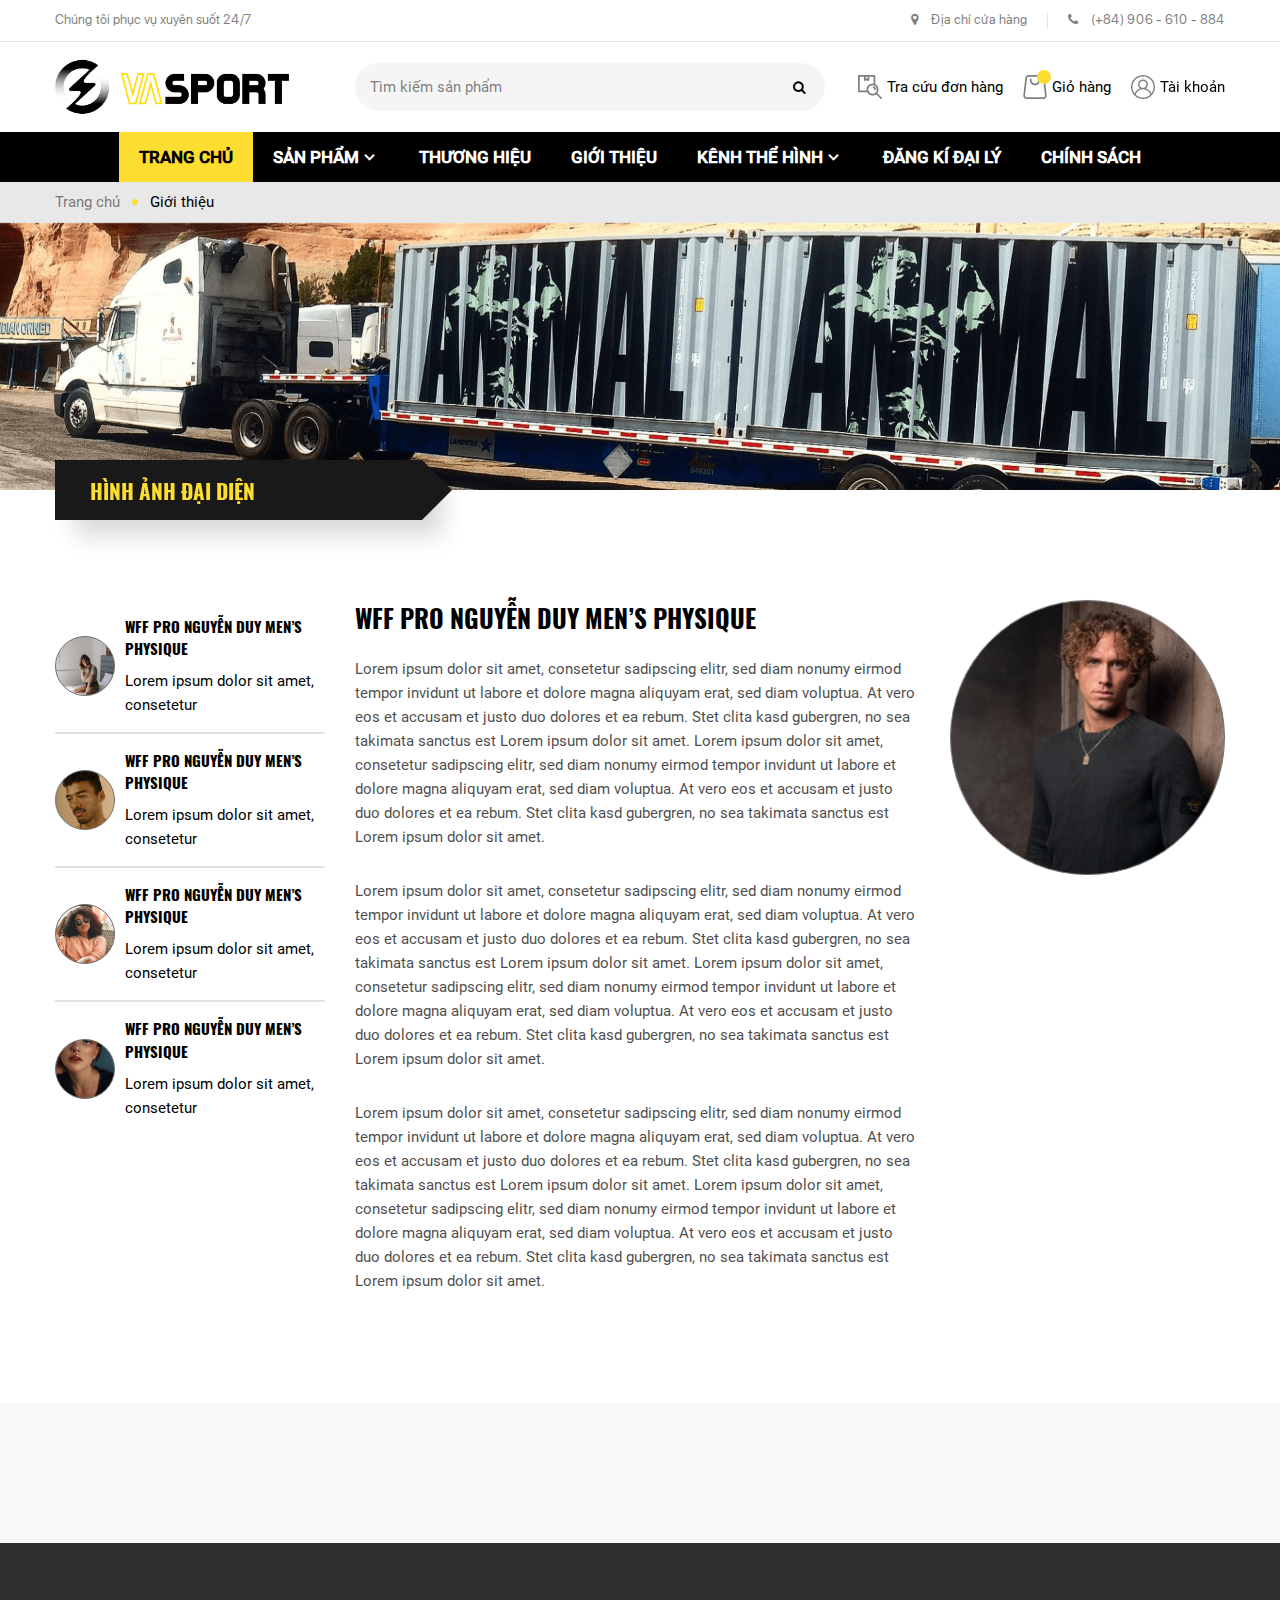
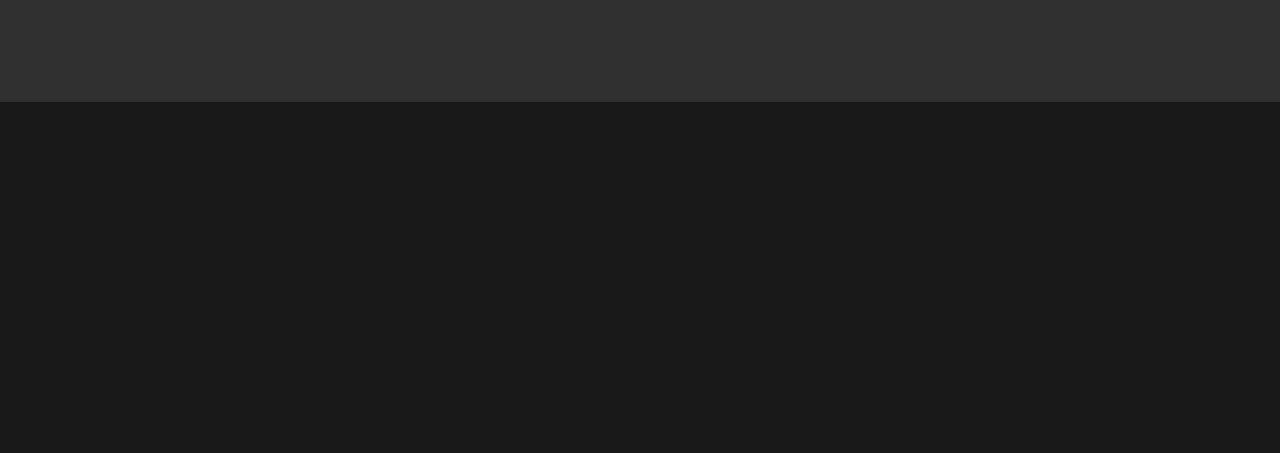
<file: info-3.html>
<!DOCTYPE html>
<html lang="en">
	<head>
		<meta charset="UTF-8" />
		<meta name="viewport" content="width=device-width, initial-scale=1.0" />
		<title>Vasport</title>
		<link
			rel="shortcut icon"
			href="images/favicon/fav.png"
			type="image/x-icon"
		/>
		<link rel="stylesheet" href="css/styles.css" />
	</head>
	<body>
		<div class="wrapper">
			<header class="header">
				<div class="header__top">
					<div class="container">
						<div class="wrap">
							<p>Chúng tôi phục vụ xuyên suốt 24/7</p>
							<span>
								<i class="fa fa-map-marker" aria-hidden="true"></i>
								Địa chỉ cửa hàng
							</span>
							<span>
								<i class="fa fa-phone" aria-hidden="true"></i>
								(+84) 906 - 610 - 884
							</span>
						</div>
					</div>
				</div>
				<div class="header__middle">
					<div class="container">
						<div class="wrap">
							<div class="logo">
								<a href="#"><img src="images/logo.png" alt="logovasport" /></a>
							</div>
							<div class="header__search">
								<form action="#">
									<input
										id="hd-search"
										type="text"
										class="f-control"
										placeholder="Tìm kiếm sản phẩm"
									/>
									<button type="submit">
										<i class="fa fa-search" aria-hidden="true"></i>
									</button>
								</form>
							</div>
							<div class="header__user">
								<div>
									<a href="#">
										<img src="images/header-user-1.png" alt="" />
										<p>Tra cứu đơn hàng</p>
									</a>
								</div>
								<div class="cart">
									<a href="#">
										<img src="images/header-user-2.png" alt="" />
										<p>Giỏ hàng</p>
									</a>
									<ul class="c-product c-product-sb">
										<li class="c-product__wrap">
											<div class="c-product__item">
												<div class="c-product__img">
													<a href="#">
														<img
															src="images/product-sidebar-img-1.png"
															alt=""
														/>
													</a>
												</div>
												<div class="heading reverse">
													<p class="main-title --xs">
														<a>1,234,000đ</a>
													</p>
													<p class="desc desc-3">
														<a href="#">
															Rule1 R1 Gainer, 12 Lbs + Rule1 Charged Creatine,
															30 Servings
														</a>
													</p>
												</div>
												<a href="#" class="cart-del">✖</a>
											</div>
										</li>
										<li class="c-product__wrap">
											<div class="c-product__item">
												<div class="c-product__img">
													<a href="#">
														<img
															src="images/product-sidebar-img-1.png"
															alt=""
														/>
													</a>
												</div>
												<div class="heading reverse">
													<p class="main-title --xs">
														<a>1,234,000đ</a>
													</p>
													<p class="desc desc-3">
														<a href="#">
															Rule1 R1 Gainer, 12 Lbs + Rule1 Charged Creatine,
															30 Servings
														</a>
													</p>
												</div>
												<a href="#" class="cart-del">✖</a>
											</div>
										</li>
									</ul>
								</div>
								<div class="auth">
									<a href="#">
										<img src="images/header-user-3.png" alt="" />
										<p>Tài khoản</p>
									</a>
									<ul>
                    <li>
                      <a href="#">Đăng nhập</a>
                    </li>
                    <li>
                      <a href="#">Đăng ký</a>
                    </li>
									</ul>
								</div>
							</div>
						</div>
					</div>
				</div>
				<div class="header__bottom">
					<div class="container">
						<div class="wrap">
							<ul class="header__list">
								<li class="logo">
									<a href="#"
										><img src="images/logo.png" alt="logovasport"
									/></a>
								</li>
								<li class="--active"><a href="#">Trang chủ</a></li>
								<li class="dropdown">
									<a href="#">sản phẩm</a>
									<ul class="sub-menu">
										<li><a href="#">Sub menu 1</a></li>
										<li>
											<a href="#">Sub menu 1</a>
										</li>
										<li><a href="#">Sub menu 1</a></li>
										<li><a href="#">Sub menu 1</a></li>
									</ul>
								</li>
								<li><a href="#">Thương hiệu</a></li>
								<li><a href="#">Giới thiệu</a></li>
								<li class="dropdown">
									<a href="#">Kênh thể hình</a>
									<ul class="sub-menu">
										<li><a href="#">Sub menu 1</a></li>
										<li><a href="#">Sub menu 1</a></li>
										<li><a href="#">Sub menu 1</a></li>
										<li><a href="#">Sub menu 1</a></li>
									</ul>
								</li>
								<li>
									<a href="#">Đăng kí đại lý</a>
								</li>
								<li><a href="#">Chính sách</a></li>
							</ul>
							<div class="header__mobile">
								<div class="hamburger-btn">
									<div class="bar"></div>
								</div>
								<div class="overlay"></div>
							</div>
						</div>
					</div>
				</div>
			</header>
			<main class="main">
				<div class="sec-breadcrumb">
					<div class="container">
						<ul class="breadcrumb">
							<li>
								<a href="#">Trang chủ</a>
							</li>
							<li class="--active">
								<a href="#">Giới thiệu</a>
							</li>
						</ul>
					</div>
				</div>
				<section class="banner-2">
					<div class="banner-2__img wow fadeIn">
						<img src="images/info-1-banner.png" alt="" />
					</div>
					<div class="container">
						<div class="wrap-relative">
							<ul class="tabs tabs-2">
								<li class="--active wow fadeInRight" data-wow-delay=".2s">
									<h2 href="#" class="main-title --lg">hình ảnh đại diện</h2>
								</li>
							</ul>
						</div>
					</div>
				</section>
				<section class="info-3 sec">
					<div class="container">
						<div class="wrap-relative">
							<div class="cols">
								<div class="col wow slideInLeft" data-wow-delay=".2s">
									<div class="info__aside">
										<div class="info__aside-item">
											<div class="info__aside-img">
												<img src="images/info-4-avatar-1.png" alt="" />
											</div>
											<div class="heading">
												<p class="main-title --xs">
													WFF Pro Nguyễn Duy Men’s Physique
												</p>
												<p class="desc desc-2">
													Lorem ipsum dolor sit amet, consetetur
												</p>
											</div>
										</div>
										<div class="info__aside-item">
											<div class="info__aside-img">
												<img src="images/info-4-avatar-2.png" alt="" />
											</div>
											<div class="heading">
												<p class="main-title --xs">
													WFF Pro Nguyễn Duy Men’s Physique
												</p>
												<p class="desc desc-2">
													Lorem ipsum dolor sit amet, consetetur
												</p>
											</div>
										</div>
										<div class="info__aside-item">
											<div class="info__aside-img">
												<img src="images/info-4-avatar-3.png" alt="" />
											</div>
											<div class="heading">
												<p class="main-title --xs">
													WFF Pro Nguyễn Duy Men’s Physique
												</p>
												<p class="desc desc-2">
													Lorem ipsum dolor sit amet, consetetur
												</p>
											</div>
										</div>
										<div class="info__aside-item">
											<div class="info__aside-img">
												<img src="images/info-4-avatar-4.png" alt="" />
											</div>
											<div class="heading">
												<p class="main-title --xs">
													WFF Pro Nguyễn Duy Men’s Physique
												</p>
												<p class="desc desc-2">
													Lorem ipsum dolor sit amet, consetetur
												</p>
											</div>
										</div>
									</div>
								</div>
								<div class="col wow slideInRight" data-wow-delay=".2s">
									<div class="info__content">
										<h2 class="main-title">
											WFF Pro Nguyễn Duy Men’s Physique
										</h2>
										<div class="mona-content">
											<p>
												Lorem ipsum dolor sit amet, consetetur sadipscing elitr,
												sed diam nonumy eirmod tempor invidunt ut labore et
												dolore magna aliquyam erat, sed diam voluptua. At vero
												eos et accusam et justo duo dolores et ea rebum. Stet
												clita kasd gubergren, no sea takimata sanctus est Lorem
												ipsum dolor sit amet. Lorem ipsum dolor sit amet,
												consetetur sadipscing elitr, sed diam nonumy eirmod
												tempor invidunt ut labore et dolore magna aliquyam erat,
												sed diam voluptua. At vero eos et accusam et justo duo
												dolores et ea rebum. Stet clita kasd gubergren, no sea
												takimata sanctus est Lorem ipsum dolor sit amet.
											</p>
											<p>
												Lorem ipsum dolor sit amet, consetetur sadipscing elitr,
												sed diam nonumy eirmod tempor invidunt ut labore et
												dolore magna aliquyam erat, sed diam voluptua. At vero
												eos et accusam et justo duo dolores et ea rebum. Stet
												clita kasd gubergren, no sea takimata sanctus est Lorem
												ipsum dolor sit amet. Lorem ipsum dolor sit amet,
												consetetur sadipscing elitr, sed diam nonumy eirmod
												tempor invidunt ut labore et dolore magna aliquyam erat,
												sed diam voluptua. At vero eos et accusam et justo duo
												dolores et ea rebum. Stet clita kasd gubergren, no sea
												takimata sanctus est Lorem ipsum dolor sit amet.
											</p>
											<p>
												Lorem ipsum dolor sit amet, consetetur sadipscing elitr,
												sed diam nonumy eirmod tempor invidunt ut labore et
												dolore magna aliquyam erat, sed diam voluptua. At vero
												eos et accusam et justo duo dolores et ea rebum. Stet
												clita kasd gubergren, no sea takimata sanctus est Lorem
												ipsum dolor sit amet. Lorem ipsum dolor sit amet,
												consetetur sadipscing elitr, sed diam nonumy eirmod
												tempor invidunt ut labore et dolore magna aliquyam erat,
												sed diam voluptua. At vero eos et accusam et justo duo
												dolores et ea rebum. Stet clita kasd gubergren, no sea
												takimata sanctus est Lorem ipsum dolor sit amet.
											</p>
										</div>
									</div>
									<div class="info__avatar">
										<img src="images/info-4-avatar-5.png" alt="" />
									</div>
								</div>
							</div>
						</div>
					</div>
				</section>
			</main>
      <footer class="footer">
				<div class="partners">
					<div class="container">
						<div class="cols">
							<div class="col wow zoomIn" data-wow-delay=".2s">
								<div class="partners__img">
									<img src="images/partners-1.png" alt="" />
								</div>
							</div>
							<div class="col wow zoomIn" data-wow-delay=".2s">
								<div class="partners__img">
									<img src="images/partners-2.png" alt="" />
								</div>
							</div>
							<div class="col wow zoomIn" data-wow-delay=".2s">
								<div class="partners__img">
									<img src="images/partners-3.png" alt="" />
								</div>
							</div>
							<div class="col wow zoomIn" data-wow-delay=".2s">
								<div class="partners__img">
									<img src="images/partners-4.png" alt="" />
								</div>
							</div>
							<div class="col wow zoomIn" data-wow-delay=".2s">
								<div class="partners__img">
									<img src="images/partners-5.png" alt="" />
								</div>
							</div>
						</div>
					</div>
				</div>
				<section class="footer__top">
					<div class="container">
						<div class="cols">
							<div class="col wow zoomIn" data-wow-delay=".2s">
								<div class="wrap-relative">
									<div class="ft-icon">
										<img src="images/ft-icon-1.png" alt="" />
									</div>
									<div class="heading">
										<h2 class="main-title --xs">MIỄN PHÍ VẬN CHUYỂN</h2>
										<p class="desc desc-3">Cho đơn hàng trên 500k</p>
									</div>
								</div>
							</div>
							<div class="col wow zoomIn" data-wow-delay=".2s">
								<div class="wrap-relative">
									<div class="ft-icon">
										<img src="images/ft-icon-2.png" alt="" />
									</div>
									<div class="heading">
										<h2 class="main-title --xs">CAM KẾT CHÍNH HÃNG</h2>
										<p class="desc desc-3">Đảm bảo chất lượng 100%</p>
									</div>
								</div>
							</div>
							<div class="col wow zoomIn" data-wow-delay=".2s">
								<div class="wrap-relative">
									<div class="ft-icon">
										<img src="images/ft-icon-3.png" alt="" />
									</div>
									<div class="heading">
										<h2 class="main-title --xs">TƯ VẤN 24/7</h2>
										<p class="desc desc-3">Thứ 2-Thứ 7 : 08g30 - 17g30</p>
									</div>
								</div>
							</div>
							<div class="col wow zoomIn" data-wow-delay=".2s">
								<div class="wrap-relative">
									<div class="ft-icon">
										<img src="images/ft-icon-4.png" alt="" />
									</div>
									<div class="heading">
										<h2 class="main-title --xs">
											Mua hàng kèm ưu đãi / quà tặng
										</h2>
										<p class="desc desc-3">Miễn phí thanh toán</p>
									</div>
								</div>
							</div>
						</div>
					</div>
				</section>
				<section class="footer__bottom">
					<div class="container">
						<div class="cols">
							<div class="col wow zoomIn" data-wow-delay=".2s">
								<div class="heading">
									<h2 class="main-title --xs">Về chúng tôi</h2>
								</div>
								<ul>
									<li><a href="#">TRANG CHỦ</a></li>
									<li><a href="#">SẢN PHẨM</a></li>
									<li><a href="#">BEST SELLER</a></li>
									<li><a href="#">TIN TỨC</a></li>
									<li><a href="#">COMBO HOT</a></li>
									<li><a href="#">GIỚI THIỆU</a></li>
								</ul>
							</div>
							<div class="col wow zoomIn" data-wow-delay=".2s">
								<div class="heading">
									<h2 class="main-title --xs">Thông tin</h2>
								</div>
								<ul>
									<li><a href="#">WHEY PROTEIN</a></li>
									<li><a href="#">SỮA TĂNG CÂN</a></li>
									<li><a href="#">PRE-WORKOUT</a></li>
									<li><a href="#">BCAA/EAA</a></li>
									<li><a href="#">GIẢM CÂN & ĐỐT MỠ</a></li>
									<li><a href="#">DẦU CÁ</a></li>
								</ul>
							</div>
							<div class="col wow zoomIn" data-wow-delay=".2s">
								<div class="heading">
									<h2 class="main-title --xs">Chính sách</h2>
								</div>
								<ul>
									<li><a href="#">HƯỚNG DẪN MUA HÀNG</a></li>
									<li><a href="#">CÁCH THANH TOÁN</a></li>
									<li><a href="#">CHÍNH SÁCH BẢO MẬT</a></li>
									<li><a href="#">CHÍNH SÁCH ĐỔI TRẢ</a></li>
									<li><a href="#">LIÊN HỆ</a></li>
								</ul>
							</div>
							<div class="col wow zoomIn" data-wow-delay=".2s">
								<img src="images/ft-fanpage.png" alt="" />
							</div>
							<div class="col footer__social wow zoomIn" data-wow-delay=".2s">
								<div class="heading">
									<h2 class="main-title --xs">SOcial media</h2>
								</div>
								<ul>
									<li>
										<a href="#"><img src="images/ft-facebook.png" alt="" /></a>
									</li>
									<li>
										<a href="#"><img src="images/ft-twitter.png" alt="" /></a>
									</li>
									<li>
										<a href="#"><img src="images/ft-youtube.png" alt="" /></a>
									</li>
									<li>
										<a href="#"><img src="images/ft-p.png" alt="" /></a>
									</li>
									<li>
										<a href="#"><img src="images/ft-mess.png" alt="" /></a>
									</li>
									<li>
										<a href="#"
											><img src="images/ft-bocongthuong.png" alt=""
										/></a>
									</li>
								</ul>
							</div>
						</div>
					</div>
				</section>
				<div class="footer__author">
					<div class="container">
						<div class="wrap wow zoomIn" data-wow-delay=".2s">
							<div class="footer__author-icon">
								<img src="images/ft-author.png" alt="" />
							</div>
							<p>Bản quyền thuộc về VASport</p>
						</div>
					</div>
				</div>
			</footer>
			<div id="scroll-top" class="scroll-top">
				<i class="fa fa-arrow-up" aria-hidden="true"></i>
			</div>
		</div>

		<!-- JQUERY -->
		<script src="js/jquery-1.12.4.min.js"></script>
		<!-- JQUERY - END-->
		<!-- SWIPER -->
		<script src="js/swiper-5.4.3/package/js/swiper.min.js"></script>
		<!-- SWIPER - END -->
		<!-- LIGHT GALLERY -->
		<script src="js/lightGallery-master/dist/js/lightgallery-all.min.js"></script>
		<!-- LIGHT GALLERY - END-->
		<!-- MAGNICFIC -->
		<script src="js/Magnific-Popup-master/jquery.magnific-popup.min.js"></script>
		<!-- MAGNICFIC - END-->
		<!-- WOW -->
		<script src="js/wow/wow.min.js"></script>
		<!-- WOW - END -->
		<!-- MAIN -->
		<script src="js/main.js"></script>
		<!-- MAIN - END -->
	</body>
</html>
</file>
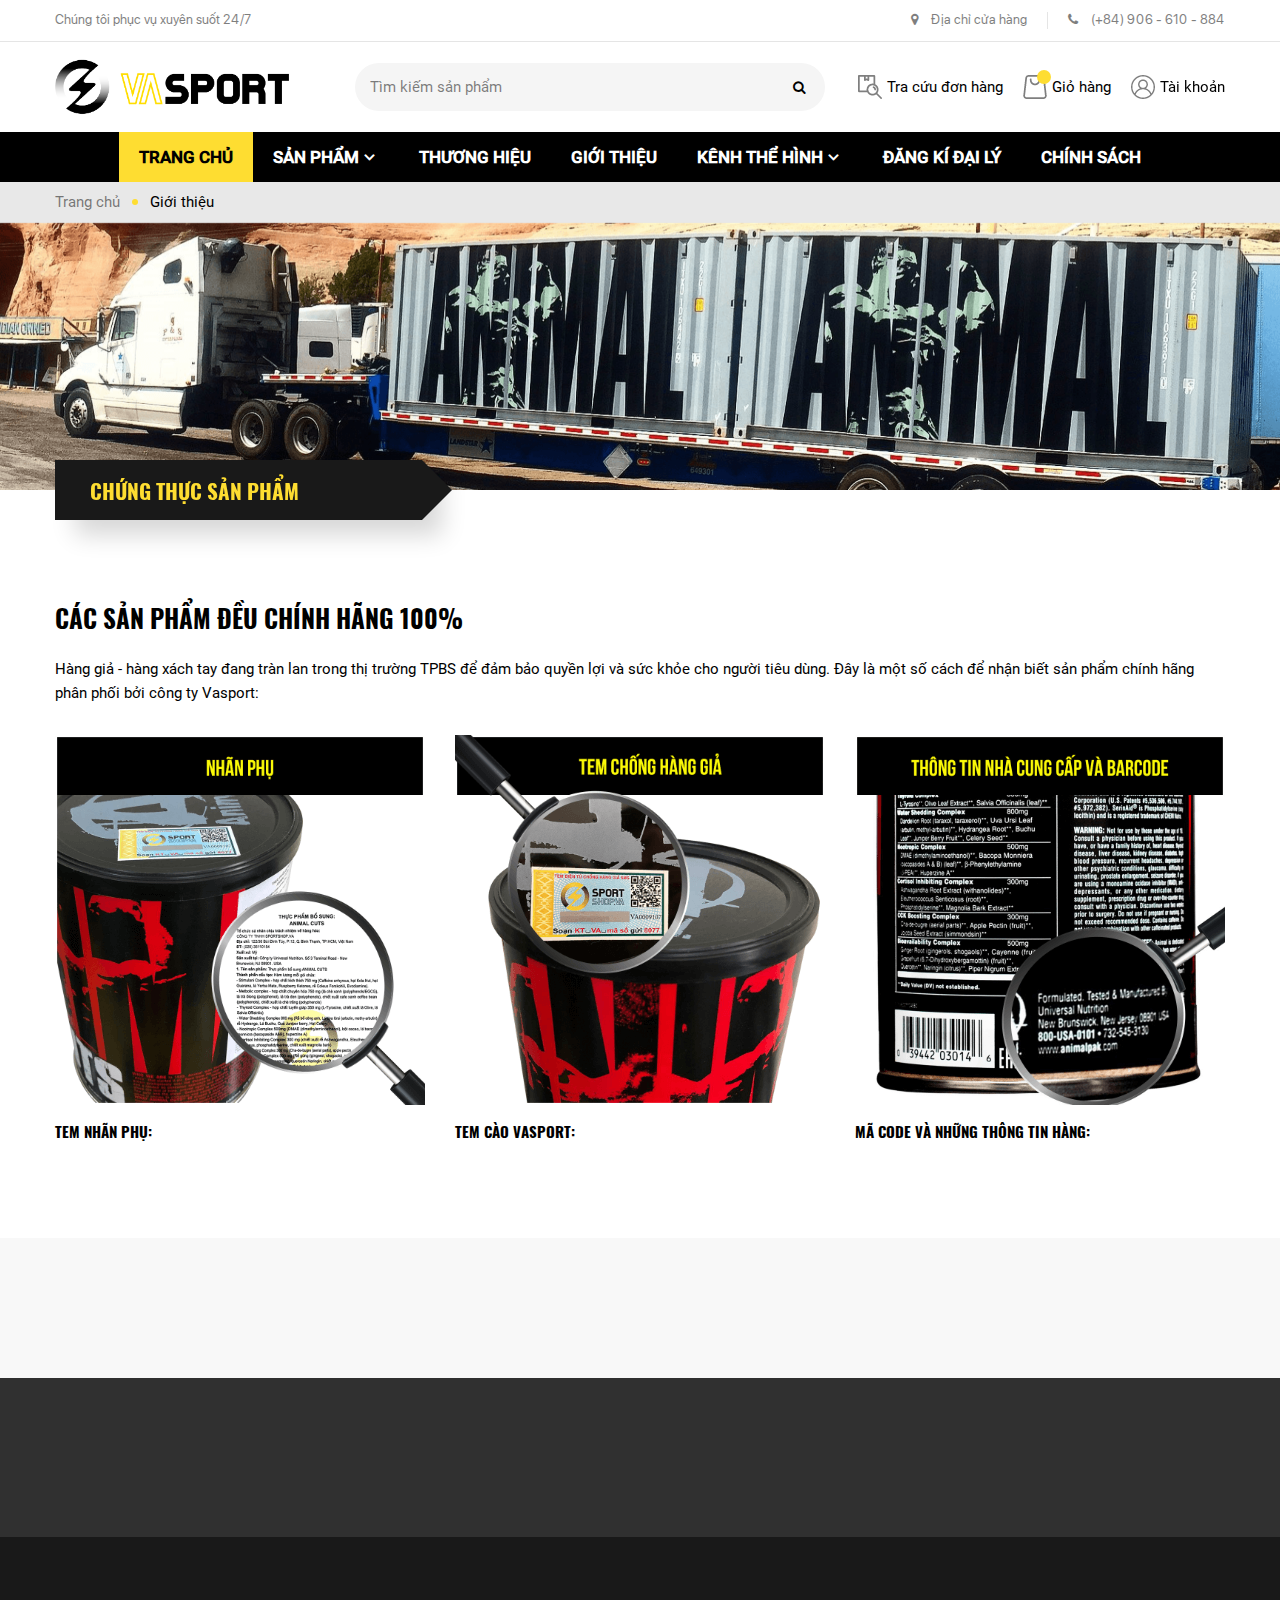
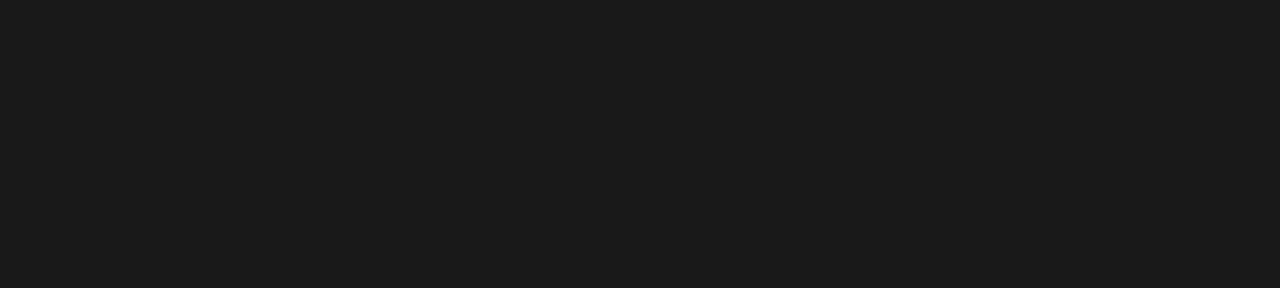
<file: info-4.html>
<!DOCTYPE html>
<html lang="en">
	<head>
		<meta charset="UTF-8" />
		<meta name="viewport" content="width=device-width, initial-scale=1.0" />
		<title>Vasport</title>
		<link
			rel="shortcut icon"
			href="images/favicon/fav.png"
			type="image/x-icon"
		/>
		<link rel="stylesheet" href="css/styles.css" />
	</head>
	<body>
		<div class="wrapper">
			<header class="header">
				<div class="header__top">
					<div class="container">
						<div class="wrap">
							<p>Chúng tôi phục vụ xuyên suốt 24/7</p>
							<span>
								<i class="fa fa-map-marker" aria-hidden="true"></i>
								Địa chỉ cửa hàng
							</span>
							<span>
								<i class="fa fa-phone" aria-hidden="true"></i>
								(+84) 906 - 610 - 884
							</span>
						</div>
					</div>
				</div>
				<div class="header__middle">
					<div class="container">
						<div class="wrap">
							<div class="logo">
								<a href="#"><img src="images/logo.png" alt="logovasport" /></a>
							</div>
							<div class="header__search">
								<form action="#">
									<input
										id="hd-search"
										type="text"
										class="f-control"
										placeholder="Tìm kiếm sản phẩm"
									/>
									<button type="submit">
										<i class="fa fa-search" aria-hidden="true"></i>
									</button>
								</form>
							</div>
							<div class="header__user">
								<div>
									<a href="#">
										<img src="images/header-user-1.png" alt="" />
										<p>Tra cứu đơn hàng</p>
									</a>
								</div>
								<div class="cart">
									<a href="#">
										<img src="images/header-user-2.png" alt="" />
										<p>Giỏ hàng</p>
									</a>
									<ul class="c-product c-product-sb">
										<li class="c-product__wrap">
											<div class="c-product__item">
												<div class="c-product__img">
													<a href="#">
														<img
															src="images/product-sidebar-img-1.png"
															alt=""
														/>
													</a>
												</div>
												<div class="heading reverse">
													<p class="main-title --xs">
														<a>1,234,000đ</a>
													</p>
													<p class="desc desc-3">
														<a href="#">
															Rule1 R1 Gainer, 12 Lbs + Rule1 Charged Creatine,
															30 Servings
														</a>
													</p>
												</div>
												<a href="#" class="cart-del">✖</a>
											</div>
										</li>
										<li class="c-product__wrap">
											<div class="c-product__item">
												<div class="c-product__img">
													<a href="#">
														<img
															src="images/product-sidebar-img-1.png"
															alt=""
														/>
													</a>
												</div>
												<div class="heading reverse">
													<p class="main-title --xs">
														<a>1,234,000đ</a>
													</p>
													<p class="desc desc-3">
														<a href="#">
															Rule1 R1 Gainer, 12 Lbs + Rule1 Charged Creatine,
															30 Servings
														</a>
													</p>
												</div>
												<a href="#" class="cart-del">✖</a>
											</div>
										</li>
									</ul>
								</div>
								<div class="auth">
									<a href="#">
										<img src="images/header-user-3.png" alt="" />
										<p>Tài khoản</p>
									</a>
									<ul>
                    <li>
                      <a href="#">Đăng nhập</a>
                    </li>
                    <li>
                      <a href="#">Đăng ký</a>
                    </li>
									</ul>
								</div>
							</div>
						</div>
					</div>
				</div>
				<div class="header__bottom">
					<div class="container">
						<div class="wrap">
							<ul class="header__list">
								<li class="logo">
									<a href="#"
										><img src="images/logo.png" alt="logovasport"
									/></a>
								</li>
								<li class="--active"><a href="#">Trang chủ</a></li>
								<li class="dropdown">
									<a href="#">sản phẩm</a>
									<ul class="sub-menu">
										<li><a href="#">Sub menu 1</a></li>
										<li>
											<a href="#">Sub menu 1</a>
										</li>
										<li><a href="#">Sub menu 1</a></li>
										<li><a href="#">Sub menu 1</a></li>
									</ul>
								</li>
								<li><a href="#">Thương hiệu</a></li>
								<li><a href="#">Giới thiệu</a></li>
								<li class="dropdown">
									<a href="#">Kênh thể hình</a>
									<ul class="sub-menu">
										<li><a href="#">Sub menu 1</a></li>
										<li><a href="#">Sub menu 1</a></li>
										<li><a href="#">Sub menu 1</a></li>
										<li><a href="#">Sub menu 1</a></li>
									</ul>
								</li>
								<li>
									<a href="#">Đăng kí đại lý</a>
								</li>
								<li><a href="#">Chính sách</a></li>
							</ul>
							<div class="header__mobile">
								<div class="hamburger-btn">
									<div class="bar"></div>
								</div>
								<div class="overlay"></div>
							</div>
						</div>
					</div>
				</div>
			</header>
			<main class="main">
				<div class="sec-breadcrumb">
					<div class="container">
						<ul class="breadcrumb">
							<li>
								<a href="#">Trang chủ</a>
							</li>
							<li class="--active">
								<a href="#">Giới thiệu</a>
							</li>
						</ul>
					</div>
				</div>
				<section class="banner-2">
					<div class="banner-2__img wow fadeIn">
						<img src="images/info-1-banner.png" alt="" />
					</div>
					<div class="container">
						<div class="wrap-relative">
							<ul class="tabs tabs-2">
								<li class="--active wow fadeInRight" data-wow-delay=".2s">
									<h2 href="#" class="main-title --lg">chứng thực sản phẩm</h2>
								</li>
							</ul>
						</div>
					</div>
				</section>
				<section class="info-4 sec">
					<div class="container">
						<div class="wrap-relative">
							<div class="info__content wow fadeIn" data-wow-delay=".2s">
								<h2 class="main-title">các sản phẩm đều chính hãng 100%</h2>
								<p>
									Hàng giả - hàng xách tay đang tràn lan trong thị trường TPBS
									để đảm bảo quyền lợi và sức khỏe cho người tiêu dùng. Đây là
									một số cách để nhận biết sản phẩm chính hãng phân phối bởi
									công ty Vasport:
								</p>
								<div class="info__list">
									<div class="info__list-item">
										<div class="cols">
											<div class="col wow fadeInUp" data-wow-delay=".2s">
												<div class="info__list-img">
													<img src="images/info-4-product-1.png" alt="" />
												</div>
												<div class="main-title --xs">tem nhãn phụ:</div>
											</div>
											<div class="col wow fadeInUp" data-wow-delay=".2s">
												<div class="info__list-img">
													<img src="images/info-4-product-2.png" alt="" />
												</div>
												<div class="main-title --xs">tem cào Vasport:</div>
											</div>
											<div class="col wow fadeInUp" data-wow-delay=".2s">
												<div class="info__list-img">
													<img src="images/info-4-product-3.png" alt="" />
												</div>
												<div class="main-title --xs">
													mã code và những thông tin hàng:
												</div>
											</div>
										</div>
									</div>
								</div>
							</div>
						</div>
					</div>
				</section>
			</main>
			<footer class="footer">
				<div class="partners">
					<div class="container">
						<div class="cols">
							<div class="col wow zoomIn" data-wow-delay=".2s">
								<div class="partners__img">
									<img src="images/partners-1.png" alt="" />
								</div>
							</div>
							<div class="col wow zoomIn" data-wow-delay=".2s">
								<div class="partners__img">
									<img src="images/partners-2.png" alt="" />
								</div>
							</div>
							<div class="col wow zoomIn" data-wow-delay=".2s">
								<div class="partners__img">
									<img src="images/partners-3.png" alt="" />
								</div>
							</div>
							<div class="col wow zoomIn" data-wow-delay=".2s">
								<div class="partners__img">
									<img src="images/partners-4.png" alt="" />
								</div>
							</div>
							<div class="col wow zoomIn" data-wow-delay=".2s">
								<div class="partners__img">
									<img src="images/partners-5.png" alt="" />
								</div>
							</div>
						</div>
					</div>
				</div>
				<section class="footer__top">
					<div class="container">
						<div class="cols">
							<div class="col wow zoomIn" data-wow-delay=".2s">
								<div class="wrap-relative">
									<div class="ft-icon">
										<img src="images/ft-icon-1.png" alt="" />
									</div>
									<div class="heading">
										<h2 class="main-title --xs">MIỄN PHÍ VẬN CHUYỂN</h2>
										<p class="desc desc-3">Cho đơn hàng trên 500k</p>
									</div>
								</div>
							</div>
							<div class="col wow zoomIn" data-wow-delay=".2s">
								<div class="wrap-relative">
									<div class="ft-icon">
										<img src="images/ft-icon-2.png" alt="" />
									</div>
									<div class="heading">
										<h2 class="main-title --xs">CAM KẾT CHÍNH HÃNG</h2>
										<p class="desc desc-3">Đảm bảo chất lượng 100%</p>
									</div>
								</div>
							</div>
							<div class="col wow zoomIn" data-wow-delay=".2s">
								<div class="wrap-relative">
									<div class="ft-icon">
										<img src="images/ft-icon-3.png" alt="" />
									</div>
									<div class="heading">
										<h2 class="main-title --xs">TƯ VẤN 24/7</h2>
										<p class="desc desc-3">Thứ 2-Thứ 7 : 08g30 - 17g30</p>
									</div>
								</div>
							</div>
							<div class="col wow zoomIn" data-wow-delay=".2s">
								<div class="wrap-relative">
									<div class="ft-icon">
										<img src="images/ft-icon-4.png" alt="" />
									</div>
									<div class="heading">
										<h2 class="main-title --xs">
											Mua hàng kèm ưu đãi / quà tặng
										</h2>
										<p class="desc desc-3">Miễn phí thanh toán</p>
									</div>
								</div>
							</div>
						</div>
					</div>
				</section>
				<section class="footer__bottom">
					<div class="container">
						<div class="cols">
							<div class="col wow zoomIn" data-wow-delay=".2s">
								<div class="heading">
									<h2 class="main-title --xs">Về chúng tôi</h2>
								</div>
								<ul>
									<li><a href="#">TRANG CHỦ</a></li>
									<li><a href="#">SẢN PHẨM</a></li>
									<li><a href="#">BEST SELLER</a></li>
									<li><a href="#">TIN TỨC</a></li>
									<li><a href="#">COMBO HOT</a></li>
									<li><a href="#">GIỚI THIỆU</a></li>
								</ul>
							</div>
							<div class="col wow zoomIn" data-wow-delay=".2s">
								<div class="heading">
									<h2 class="main-title --xs">Thông tin</h2>
								</div>
								<ul>
									<li><a href="#">WHEY PROTEIN</a></li>
									<li><a href="#">SỮA TĂNG CÂN</a></li>
									<li><a href="#">PRE-WORKOUT</a></li>
									<li><a href="#">BCAA/EAA</a></li>
									<li><a href="#">GIẢM CÂN & ĐỐT MỠ</a></li>
									<li><a href="#">DẦU CÁ</a></li>
								</ul>
							</div>
							<div class="col wow zoomIn" data-wow-delay=".2s">
								<div class="heading">
									<h2 class="main-title --xs">Chính sách</h2>
								</div>
								<ul>
									<li><a href="#">HƯỚNG DẪN MUA HÀNG</a></li>
									<li><a href="#">CÁCH THANH TOÁN</a></li>
									<li><a href="#">CHÍNH SÁCH BẢO MẬT</a></li>
									<li><a href="#">CHÍNH SÁCH ĐỔI TRẢ</a></li>
									<li><a href="#">LIÊN HỆ</a></li>
								</ul>
							</div>
							<div class="col wow zoomIn" data-wow-delay=".2s">
								<img src="images/ft-fanpage.png" alt="" />
							</div>
							<div class="col footer__social wow zoomIn" data-wow-delay=".2s">
								<div class="heading">
									<h2 class="main-title --xs">SOcial media</h2>
								</div>
								<ul>
									<li>
										<a href="#"><img src="images/ft-facebook.png" alt="" /></a>
									</li>
									<li>
										<a href="#"><img src="images/ft-twitter.png" alt="" /></a>
									</li>
									<li>
										<a href="#"><img src="images/ft-youtube.png" alt="" /></a>
									</li>
									<li>
										<a href="#"><img src="images/ft-p.png" alt="" /></a>
									</li>
									<li>
										<a href="#"><img src="images/ft-mess.png" alt="" /></a>
									</li>
									<li>
										<a href="#"
											><img src="images/ft-bocongthuong.png" alt=""
										/></a>
									</li>
								</ul>
							</div>
						</div>
					</div>
				</section>
				<div class="footer__author">
					<div class="container">
						<div class="wrap wow zoomIn" data-wow-delay=".2s">
							<div class="footer__author-icon">
								<img src="images/ft-author.png" alt="" />
							</div>
							<p>Bản quyền thuộc về VASport</p>
						</div>
					</div>
				</div>
			</footer>
			<div id="scroll-top" class="scroll-top">
				<i class="fa fa-arrow-up" aria-hidden="true"></i>
			</div>
		</div>

		<!-- JQUERY -->
		<script src="js/jquery-1.12.4.min.js"></script>
		<!-- JQUERY - END-->
		<!-- SWIPER -->
		<script src="js/swiper-5.4.3/package/js/swiper.min.js"></script>
		<!-- SWIPER - END -->
		<!-- LIGHT GALLERY -->
		<script src="js/lightGallery-master/dist/js/lightgallery-all.min.js"></script>
		<!-- LIGHT GALLERY - END-->
		<!-- MAGNICFIC -->
		<script src="js/Magnific-Popup-master/jquery.magnific-popup.min.js"></script>
		<!-- MAGNICFIC - END-->
		<!-- WOW -->
		<script src="js/wow/wow.min.js"></script>
		<!-- WOW - END -->
		<!-- MAIN -->
		<script src="js/main.js"></script>
		<!-- MAIN - END -->
	</body>
</html>
</file>
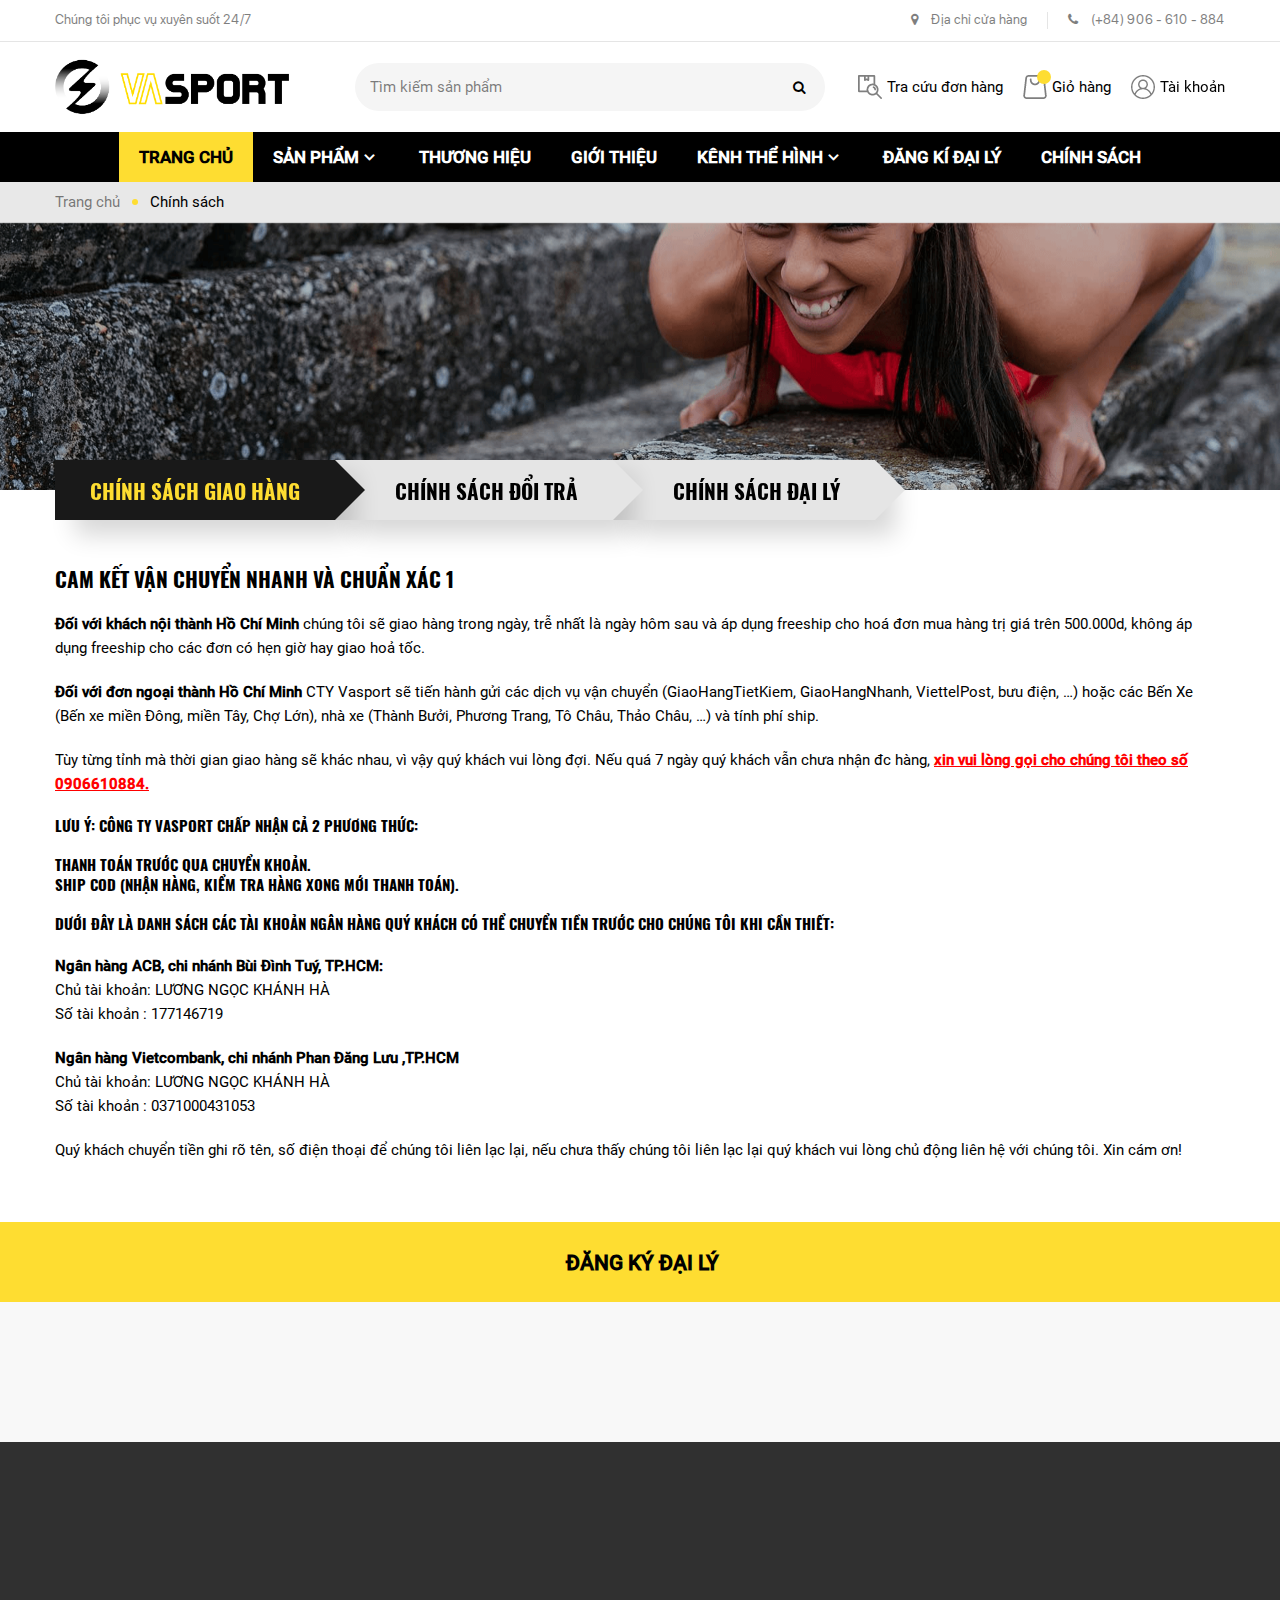
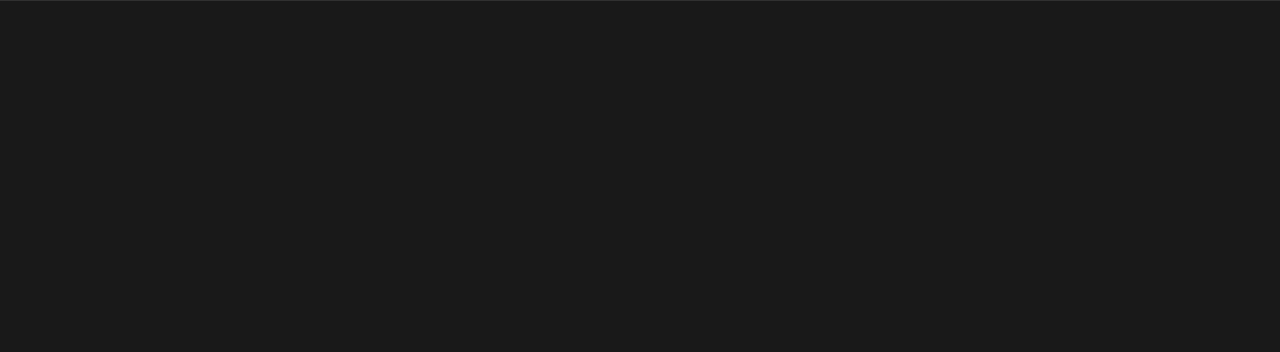
<file: policy.html>
<!DOCTYPE html>
<html lang="en">
	<head>
		<meta charset="UTF-8" />
		<meta name="viewport" content="width=device-width, initial-scale=1.0" />
		<title>Vasport</title>
		<link
			rel="shortcut icon"
			href="images/favicon/fav.png"
			type="image/x-icon"
		/>
		<link rel="stylesheet" href="css/styles.css" />
	</head>
	<body>
		<div class="wrapper">
			<header class="header">
				<div class="header__top">
					<div class="container">
						<div class="wrap">
							<p>Chúng tôi phục vụ xuyên suốt 24/7</p>
							<span>
								<i class="fa fa-map-marker" aria-hidden="true"></i>
								Địa chỉ cửa hàng
							</span>
							<span>
								<i class="fa fa-phone" aria-hidden="true"></i>
								(+84) 906 - 610 - 884
							</span>
						</div>
					</div>
				</div>
				<div class="header__middle">
					<div class="container">
						<div class="wrap">
							<div class="logo">
								<a href="#"><img src="images/logo.png" alt="logovasport" /></a>
							</div>
							<div class="header__search">
								<form action="#">
									<input
										id="hd-search"
										type="text"
										class="f-control"
										placeholder="Tìm kiếm sản phẩm"
									/>
									<button type="submit">
										<i class="fa fa-search" aria-hidden="true"></i>
									</button>
								</form>
							</div>
							<div class="header__user">
								<div>
									<a href="#">
										<img src="images/header-user-1.png" alt="" />
										<p>Tra cứu đơn hàng</p>
									</a>
								</div>
								<div class="cart">
									<a href="#">
										<img src="images/header-user-2.png" alt="" />
										<p>Giỏ hàng</p>
									</a>
									<ul class="c-product c-product-sb">
										<li class="c-product__wrap">
											<div class="c-product__item">
												<div class="c-product__img">
													<a href="#">
														<img
															src="images/product-sidebar-img-1.png"
															alt=""
														/>
													</a>
												</div>
												<div class="heading reverse">
													<p class="main-title --xs">
														<a>1,234,000đ</a>
													</p>
													<p class="desc desc-3">
														<a href="#">
															Rule1 R1 Gainer, 12 Lbs + Rule1 Charged Creatine,
															30 Servings
														</a>
													</p>
												</div>
												<a href="#" class="cart-del">✖</a>
											</div>
										</li>
										<li class="c-product__wrap">
											<div class="c-product__item">
												<div class="c-product__img">
													<a href="#">
														<img
															src="images/product-sidebar-img-1.png"
															alt=""
														/>
													</a>
												</div>
												<div class="heading reverse">
													<p class="main-title --xs">
														<a>1,234,000đ</a>
													</p>
													<p class="desc desc-3">
														<a href="#">
															Rule1 R1 Gainer, 12 Lbs + Rule1 Charged Creatine,
															30 Servings
														</a>
													</p>
												</div>
												<a href="#" class="cart-del">✖</a>
											</div>
										</li>
									</ul>
								</div>
								<div class="auth">
									<a href="#">
										<img src="images/header-user-3.png" alt="" />
										<p>Tài khoản</p>
									</a>
									<ul>
                    <li>
                      <a href="#">Đăng nhập</a>
                    </li>
                    <li>
                      <a href="#">Đăng ký</a>
                    </li>
									</ul>
								</div>
							</div>
						</div>
					</div>
				</div>
				<div class="header__bottom">
					<div class="container">
						<div class="wrap">
							<ul class="header__list">
								<li class="logo">
									<a href="#"
										><img src="images/logo.png" alt="logovasport"
									/></a>
								</li>
								<li class="--active"><a href="#">Trang chủ</a></li>
								<li class="dropdown">
									<a href="#">sản phẩm</a>
									<ul class="sub-menu">
										<li><a href="#">Sub menu 1</a></li>
										<li>
											<a href="#">Sub menu 1</a>
										</li>
										<li><a href="#">Sub menu 1</a></li>
										<li><a href="#">Sub menu 1</a></li>
									</ul>
								</li>
								<li><a href="#">Thương hiệu</a></li>
								<li><a href="#">Giới thiệu</a></li>
								<li class="dropdown">
									<a href="#">Kênh thể hình</a>
									<ul class="sub-menu">
										<li><a href="#">Sub menu 1</a></li>
										<li><a href="#">Sub menu 1</a></li>
										<li><a href="#">Sub menu 1</a></li>
										<li><a href="#">Sub menu 1</a></li>
									</ul>
								</li>
								<li>
									<a href="#">Đăng kí đại lý</a>
								</li>
								<li><a href="#">Chính sách</a></li>
							</ul>
							<div class="header__mobile">
								<div class="hamburger-btn">
									<div class="bar"></div>
								</div>
								<div class="overlay"></div>
							</div>
						</div>
					</div>
				</div>
			</header>
			<main class="main">
				<div class="sec-breadcrumb">
					<div class="container">
						<ul class="breadcrumb">
							<li>
								<a href="#">Trang chủ</a>
							</li>
							<li class="--active">
								<a href="#"> Chính sách </a>
							</li>
						</ul>
					</div>
				</div>
				<div class="banner-2">
					<div class="banner-2__img wow fadeIn">
						<img src="images/chinhsach-banner.png" alt="" />
					</div>
				</div>
				<section class="policy">
					<div class="container">
						<div class="wrap-relative">
							<ul class="tabs tabs-2">
								<li
									class="--active wow fadeInRight tab-link"
									data-tabs=".tab-content-1"
									data-wow-delay=".2s"
								>
									<h2 class="main-title --lg">chính sách giao hàng</h2>
								</li>
								<li
									class="tab-link wow fadeInRight"
									data-tabs=".tab-content-2"
									data-wow-delay=".3s"
								>
									<h2 class="main-title --lg">chính sách đổi trả</h2>
								</li>
								<li
									class="tab-link wow fadeInRight"
									data-tabs=".tab-content-3"
									data-wow-delay=".4s"
								>
									<h2 class="main-title --lg">chính sách đại lý</h2>
								</li>
							</ul>
							<div class="tab-content-wrap">
								<div class="tab-content tab-content-1 --active">
									<div class="mona-content">
										<h3>CAM KẾT VẬN CHUYỂN NHANH VÀ CHUẨN XÁC 1</h3>
										<p>
											<b>Đối với khách nội thành Hồ Chí Minh</b> chúng tôi sẽ
											giao hàng trong ngày, trễ nhất là ngày hôm sau và áp dụng
											freeship cho hoá đơn mua hàng trị giá trên 500.000d, không
											áp dụng freeship cho các đơn có hẹn giờ hay giao hoả tốc.
										</p>
										<p>
											<b>Đối với đơn ngoại thành Hồ Chí Minh</b> CTY Vasport sẽ
											tiến hành gửi các dịch vụ vận chuyển (GiaoHangTietKiem,
											GiaoHangNhanh, ViettelPost, bưu điện, …) hoặc các Bến Xe
											(Bến xe miền Đông, miền Tây, Chợ Lớn), nhà xe (Thành Bưởi,
											Phương Trang, Tô Châu, Thảo Châu, …) và tính phí ship.
										</p>
										<p>
											Tùy từng tỉnh mà thời gian giao hàng sẽ khác nhau, vì vậy
											quý khách vui lòng đợi. Nếu quá 7 ngày quý khách vẫn chưa
											nhận đc hàng,
											<u>
												<b>
													<mark
														>xin vui lòng gọi cho chúng tôi theo số
														0906610884.</mark
													>
												</b>
											</u>
										</p>
										<h4>Lưu ý: Công ty VASPORT chấp nhận cả 2 phương thức:</h4>
										<h4>
											Thanh toán trước qua chuyển khoản. <br />
											Ship COD (nhận hàng, kiểm tra hàng xong mới thanh toán).
										</h4>
										<h4>
											Dưới đây là danh sách các tài khoản ngân hàng quý khách có
											thể chuyển tiền trước cho chúng tôi khi cần thiết:
										</h4>
										<p>
											<b>Ngân hàng ACB, chi nhánh Bùi Đình Tuý, TP.HCM:</b
											><br />
											Chủ tài khoản: LƯƠNG NGỌC KHÁNH HÀ<br />
											Số tài khoản : 177146719
										</p>
										<p>
											<b
												>Ngân hàng Vietcombank, chi nhánh Phan Đăng Lưu
												,TP.HCM</b
											><br />
											Chủ tài khoản: LƯƠNG NGỌC KHÁNH HÀ<br />Số tài khoản :
											0371000431053
										</p>
										<p>
											Quý khách chuyển tiền ghi rõ tên, số điện thoại để chúng
											tôi liên lạc lại, nếu chưa thấy chúng tôi liên lạc lại quý
											khách vui lòng chủ động liên hệ với chúng tôi. Xin cám ơn!
										</p>
									</div>
								</div>
								<div class="tab-content tab-content-2">
									<div class="mona-content">
										<h3>CAM KẾT VẬN CHUYỂN NHANH VÀ CHUẨN XÁC 2</h3>
										<p>
											<b>Đối với khách nội thành Hồ Chí Minh</b> chúng tôi sẽ
											giao hàng trong ngày, trễ nhất là ngày hôm sau và áp dụng
											freeship cho hoá đơn mua hàng trị giá trên 500.000d, không
											áp dụng freeship cho các đơn có hẹn giờ hay giao hoả tốc.
										</p>
										<p>
											<b>Đối với đơn ngoại thành Hồ Chí Minh</b> CTY Vasport sẽ
											tiến hành gửi các dịch vụ vận chuyển (GiaoHangTietKiem,
											GiaoHangNhanh, ViettelPost, bưu điện, …) hoặc các Bến Xe
											(Bến xe miền Đông, miền Tây, Chợ Lớn), nhà xe (Thành Bưởi,
											Phương Trang, Tô Châu, Thảo Châu, …) và tính phí ship.
										</p>
										<p>
											Tùy từng tỉnh mà thời gian giao hàng sẽ khác nhau, vì vậy
											quý khách vui lòng đợi. Nếu quá 7 ngày quý khách vẫn chưa
											nhận đc hàng,
											<u>
												<b>
													<mark
														>xin vui lòng gọi cho chúng tôi theo số
														0906610884.</mark
													>
												</b>
											</u>
										</p>
										<h4>Lưu ý: Công ty VASPORT chấp nhận cả 2 phương thức:</h4>
										<p>
											Thanh toán trước qua chuyển khoản. <br />
											Ship COD (nhận hàng, kiểm tra hàng xong mới thanh toán).
										</p>
										<h4>
											Dưới đây là danh sách các tài khoản ngân hàng quý khách có
											thể chuyển tiền trước cho chúng tôi khi cần thiết:
										</h4>
										<p>
											<b>Ngân hàng ACB, chi nhánh Bùi Đình Tuý, TP.HCM:</b
											><br />
											Chủ tài khoản: LƯƠNG NGỌC KHÁNH HÀ<br />
											Số tài khoản : 177146719
										</p>
										<p>
											<b
												>Ngân hàng Vietcombank, chi nhánh Phan Đăng Lưu
												,TP.HCM</b
											><br />
											Chủ tài khoản: LƯƠNG NGỌC KHÁNH HÀ<br />Số tài khoản :
											0371000431053
										</p>
										<p>
											Quý khách chuyển tiền ghi rõ tên, số điện thoại để chúng
											tôi liên lạc lại, nếu chưa thấy chúng tôi liên lạc lại quý
											khách vui lòng chủ động liên hệ với chúng tôi. Xin cám ơn!
										</p>
									</div>
								</div>
								<div class="tab-content tab-content-3">
									<div class="mona-content">
										<h3>CAM KẾT VẬN CHUYỂN NHANH VÀ CHUẨN XÁC 3</h3>
										<p>
											<b>Đối với khách nội thành Hồ Chí Minh</b> chúng tôi sẽ
											giao hàng trong ngày, trễ nhất là ngày hôm sau và áp dụng
											freeship cho hoá đơn mua hàng trị giá trên 500.000d, không
											áp dụng freeship cho các đơn có hẹn giờ hay giao hoả tốc.
										</p>
										<p>
											<b>Đối với đơn ngoại thành Hồ Chí Minh</b> CTY Vasport sẽ
											tiến hành gửi các dịch vụ vận chuyển (GiaoHangTietKiem,
											GiaoHangNhanh, ViettelPost, bưu điện, …) hoặc các Bến Xe
											(Bến xe miền Đông, miền Tây, Chợ Lớn), nhà xe (Thành Bưởi,
											Phương Trang, Tô Châu, Thảo Châu, …) và tính phí ship.
										</p>
										<p>
											Tùy từng tỉnh mà thời gian giao hàng sẽ khác nhau, vì vậy
											quý khách vui lòng đợi. Nếu quá 7 ngày quý khách vẫn chưa
											nhận đc hàng,
											<u>
												<b>
													<mark
														>xin vui lòng gọi cho chúng tôi theo số
														0906610884.</mark
													>
												</b>
											</u>
										</p>
										<h4>Lưu ý: Công ty VASPORT chấp nhận cả 2 phương thức:</h4>
										<p>
											Thanh toán trước qua chuyển khoản. <br />
											Ship COD (nhận hàng, kiểm tra hàng xong mới thanh toán).
										</p>
										<h4>
											Dưới đây là danh sách các tài khoản ngân hàng quý khách có
											thể chuyển tiền trước cho chúng tôi khi cần thiết:
										</h4>
										<p>
											<b>Ngân hàng ACB, chi nhánh Bùi Đình Tuý, TP.HCM:</b
											><br />
											Chủ tài khoản: LƯƠNG NGỌC KHÁNH HÀ<br />
											Số tài khoản : 177146719
										</p>
										<p>
											<b
												>Ngân hàng Vietcombank, chi nhánh Phan Đăng Lưu
												,TP.HCM</b
											><br />
											Chủ tài khoản: LƯƠNG NGỌC KHÁNH HÀ<br />Số tài khoản :
											0371000431053
										</p>
										<p>
											Quý khách chuyển tiền ghi rõ tên, số điện thoại để chúng
											tôi liên lạc lại, nếu chưa thấy chúng tôi liên lạc lại quý
											khách vui lòng chủ động liên hệ với chúng tôi. Xin cám ơn!
										</p>
									</div>
								</div>
							</div>
						</div>
					</div>
				</section>
				<div class="register-partners">
					<a class="main-btn">đăng ký đại lý</a>
				</div>
			</main>
			<footer class="footer">
				<div class="partners">
					<div class="container">
						<div class="cols">
							<div class="col wow zoomIn" data-wow-delay=".2s">
								<div class="partners__img">
									<img src="images/partners-1.png" alt="" />
								</div>
							</div>
							<div class="col wow zoomIn" data-wow-delay=".2s">
								<div class="partners__img">
									<img src="images/partners-2.png" alt="" />
								</div>
							</div>
							<div class="col wow zoomIn" data-wow-delay=".2s">
								<div class="partners__img">
									<img src="images/partners-3.png" alt="" />
								</div>
							</div>
							<div class="col wow zoomIn" data-wow-delay=".2s">
								<div class="partners__img">
									<img src="images/partners-4.png" alt="" />
								</div>
							</div>
							<div class="col wow zoomIn" data-wow-delay=".2s">
								<div class="partners__img">
									<img src="images/partners-5.png" alt="" />
								</div>
							</div>
						</div>
					</div>
				</div>
				<section class="footer__top">
					<div class="container">
						<div class="cols">
							<div class="col wow zoomIn" data-wow-delay=".2s">
								<div class="wrap-relative">
									<div class="ft-icon">
										<img src="images/ft-icon-1.png" alt="" />
									</div>
									<div class="heading">
										<h2 class="main-title --xs">MIỄN PHÍ VẬN CHUYỂN</h2>
										<p class="desc desc-3">Cho đơn hàng trên 500k</p>
									</div>
								</div>
							</div>
							<div class="col wow zoomIn" data-wow-delay=".2s">
								<div class="wrap-relative">
									<div class="ft-icon">
										<img src="images/ft-icon-2.png" alt="" />
									</div>
									<div class="heading">
										<h2 class="main-title --xs">CAM KẾT CHÍNH HÃNG</h2>
										<p class="desc desc-3">Đảm bảo chất lượng 100%</p>
									</div>
								</div>
							</div>
							<div class="col wow zoomIn" data-wow-delay=".2s">
								<div class="wrap-relative">
									<div class="ft-icon">
										<img src="images/ft-icon-3.png" alt="" />
									</div>
									<div class="heading">
										<h2 class="main-title --xs">TƯ VẤN 24/7</h2>
										<p class="desc desc-3">Thứ 2-Thứ 7 : 08g30 - 17g30</p>
									</div>
								</div>
							</div>
							<div class="col wow zoomIn" data-wow-delay=".2s">
								<div class="wrap-relative">
									<div class="ft-icon">
										<img src="images/ft-icon-4.png" alt="" />
									</div>
									<div class="heading">
										<h2 class="main-title --xs">
											Mua hàng kèm ưu đãi / quà tặng
										</h2>
										<p class="desc desc-3">Miễn phí thanh toán</p>
									</div>
								</div>
							</div>
						</div>
					</div>
				</section>
				<section class="footer__bottom">
					<div class="container">
						<div class="cols">
							<div class="col wow zoomIn" data-wow-delay=".2s">
								<div class="heading">
									<h2 class="main-title --xs">Về chúng tôi</h2>
								</div>
								<ul>
									<li><a href="#">TRANG CHỦ</a></li>
									<li><a href="#">SẢN PHẨM</a></li>
									<li><a href="#">BEST SELLER</a></li>
									<li><a href="#">TIN TỨC</a></li>
									<li><a href="#">COMBO HOT</a></li>
									<li><a href="#">GIỚI THIỆU</a></li>
								</ul>
							</div>
							<div class="col wow zoomIn" data-wow-delay=".2s">
								<div class="heading">
									<h2 class="main-title --xs">Thông tin</h2>
								</div>
								<ul>
									<li><a href="#">WHEY PROTEIN</a></li>
									<li><a href="#">SỮA TĂNG CÂN</a></li>
									<li><a href="#">PRE-WORKOUT</a></li>
									<li><a href="#">BCAA/EAA</a></li>
									<li><a href="#">GIẢM CÂN & ĐỐT MỠ</a></li>
									<li><a href="#">DẦU CÁ</a></li>
								</ul>
							</div>
							<div class="col wow zoomIn" data-wow-delay=".2s">
								<div class="heading">
									<h2 class="main-title --xs">Chính sách</h2>
								</div>
								<ul>
									<li><a href="#">HƯỚNG DẪN MUA HÀNG</a></li>
									<li><a href="#">CÁCH THANH TOÁN</a></li>
									<li><a href="#">CHÍNH SÁCH BẢO MẬT</a></li>
									<li><a href="#">CHÍNH SÁCH ĐỔI TRẢ</a></li>
									<li><a href="#">LIÊN HỆ</a></li>
								</ul>
							</div>
							<div class="col wow zoomIn" data-wow-delay=".2s">
								<img src="images/ft-fanpage.png" alt="" />
							</div>
							<div class="col footer__social wow zoomIn" data-wow-delay=".2s">
								<div class="heading">
									<h2 class="main-title --xs">SOcial media</h2>
								</div>
								<ul>
									<li>
										<a href="#"><img src="images/ft-facebook.png" alt="" /></a>
									</li>
									<li>
										<a href="#"><img src="images/ft-twitter.png" alt="" /></a>
									</li>
									<li>
										<a href="#"><img src="images/ft-youtube.png" alt="" /></a>
									</li>
									<li>
										<a href="#"><img src="images/ft-p.png" alt="" /></a>
									</li>
									<li>
										<a href="#"><img src="images/ft-mess.png" alt="" /></a>
									</li>
									<li>
										<a href="#"
											><img src="images/ft-bocongthuong.png" alt=""
										/></a>
									</li>
								</ul>
							</div>
						</div>
					</div>
				</section>
				<div class="footer__author">
					<div class="container">
						<div class="wrap wow zoomIn" data-wow-delay=".2s">
							<div class="footer__author-icon">
								<img src="images/ft-author.png" alt="" />
							</div>
							<p>Bản quyền thuộc về VASport</p>
						</div>
					</div>
				</div>
			</footer>
			<div id="scroll-top" class="scroll-top">
				<i class="fa fa-arrow-up" aria-hidden="true"></i>
			</div>
		</div>

		<!-- JQUERY -->
		<script src="js/jquery-1.12.4.min.js"></script>
		<!-- JQUERY - END-->
		<!-- SWIPER -->
		<script src="js/swiper-5.4.3/package/js/swiper.min.js"></script>
		<!-- SWIPER - END -->
		<!-- LIGHT GALLERY -->
		<script src="js/lightGallery-master/dist/js/lightgallery-all.min.js"></script>
		<!-- LIGHT GALLERY - END-->
		<!-- MAGNICFIC -->
		<script src="js/Magnific-Popup-master/jquery.magnific-popup.min.js"></script>
		<!-- MAGNICFIC - END-->
		<!-- WOW -->
		<script src="js/wow/wow.min.js"></script>
		<!-- WOW - END -->
		<!-- MAIN -->
		<script src="js/main.js"></script>
		<!-- MAIN - END -->
	</body>
</html>
</file>
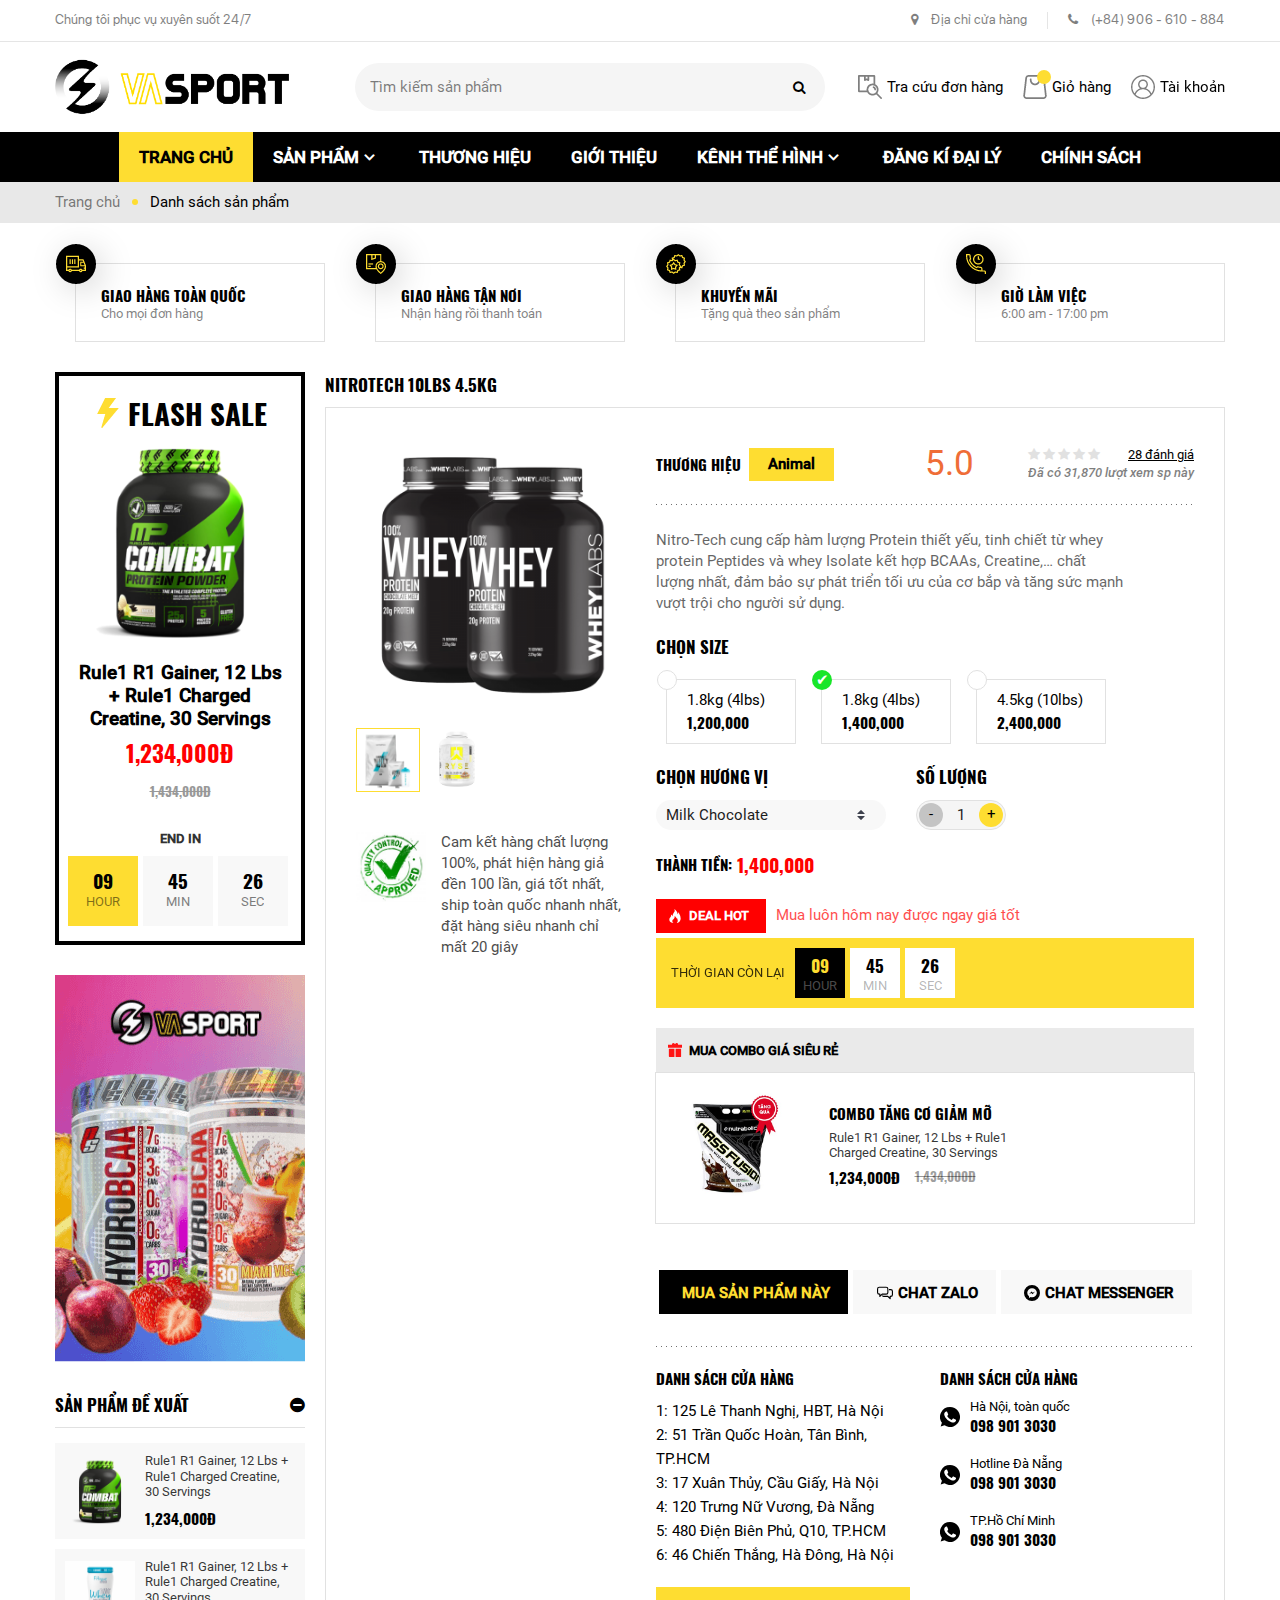
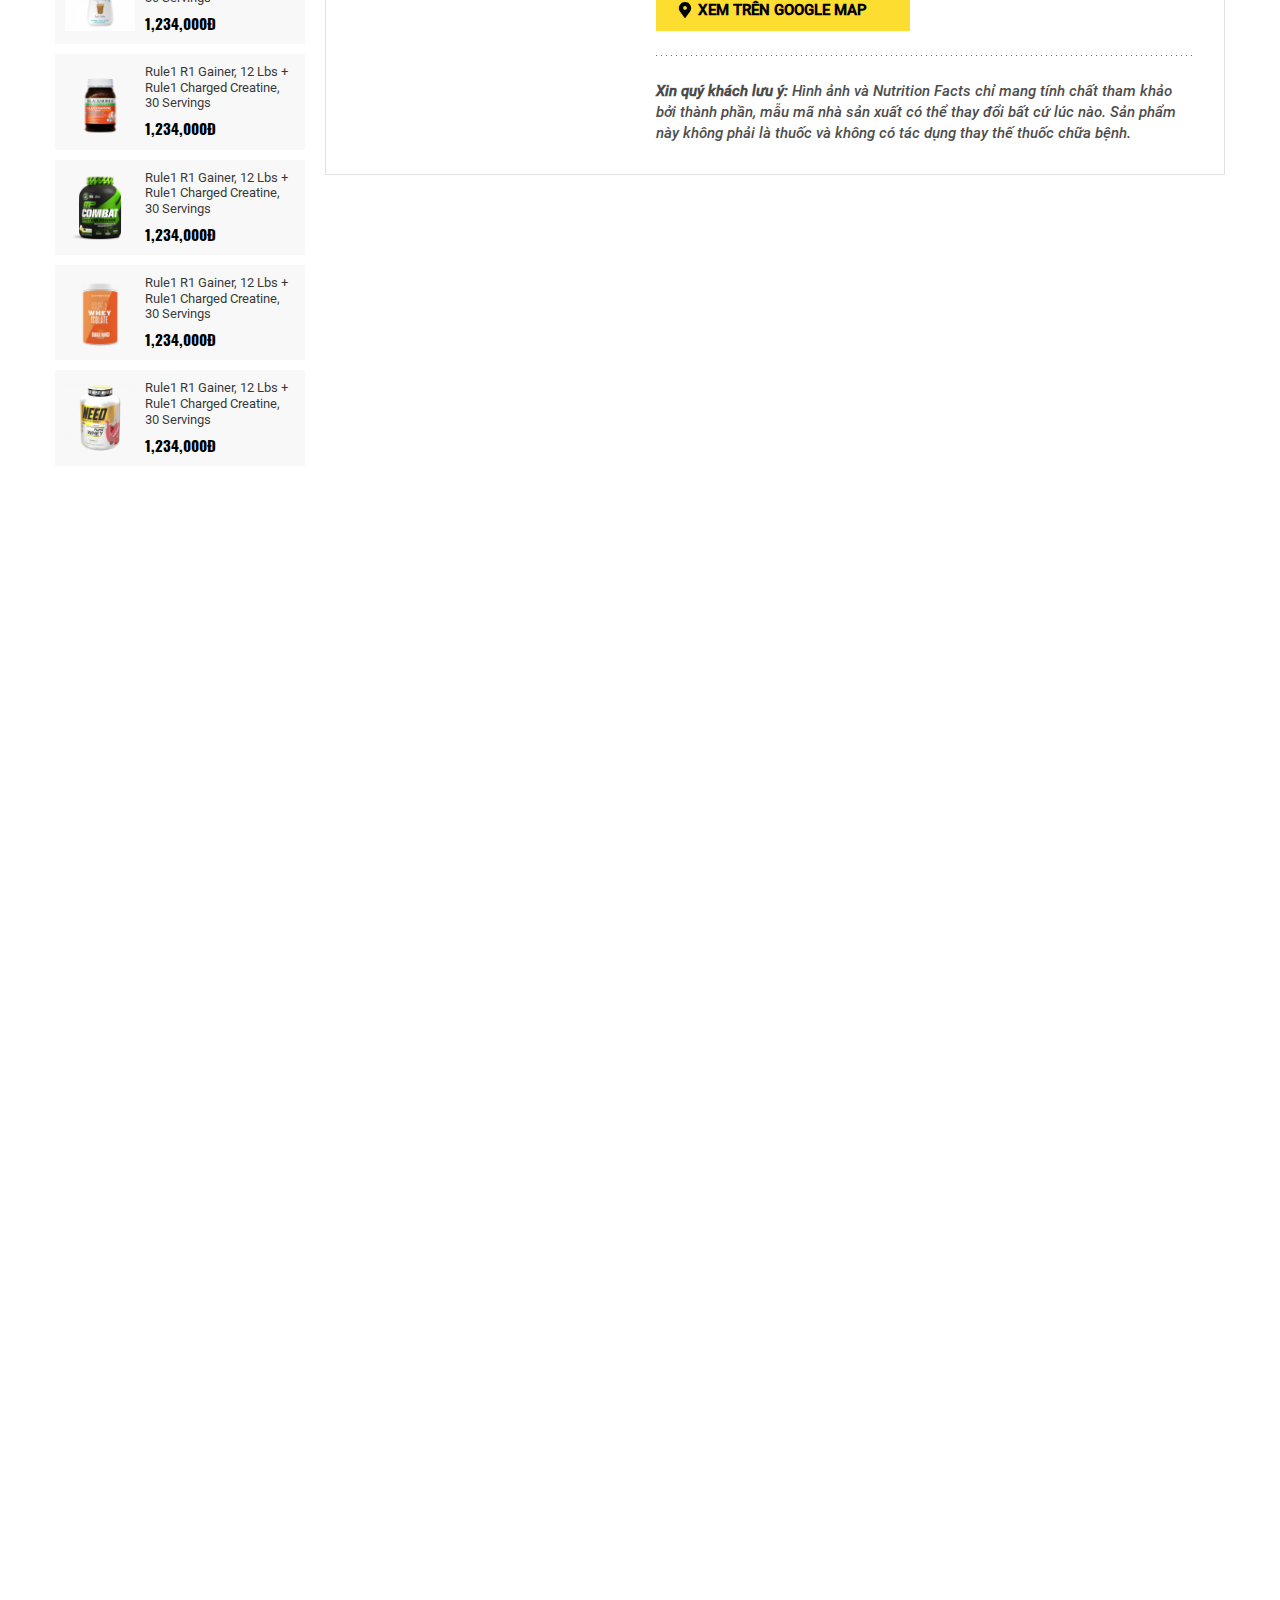
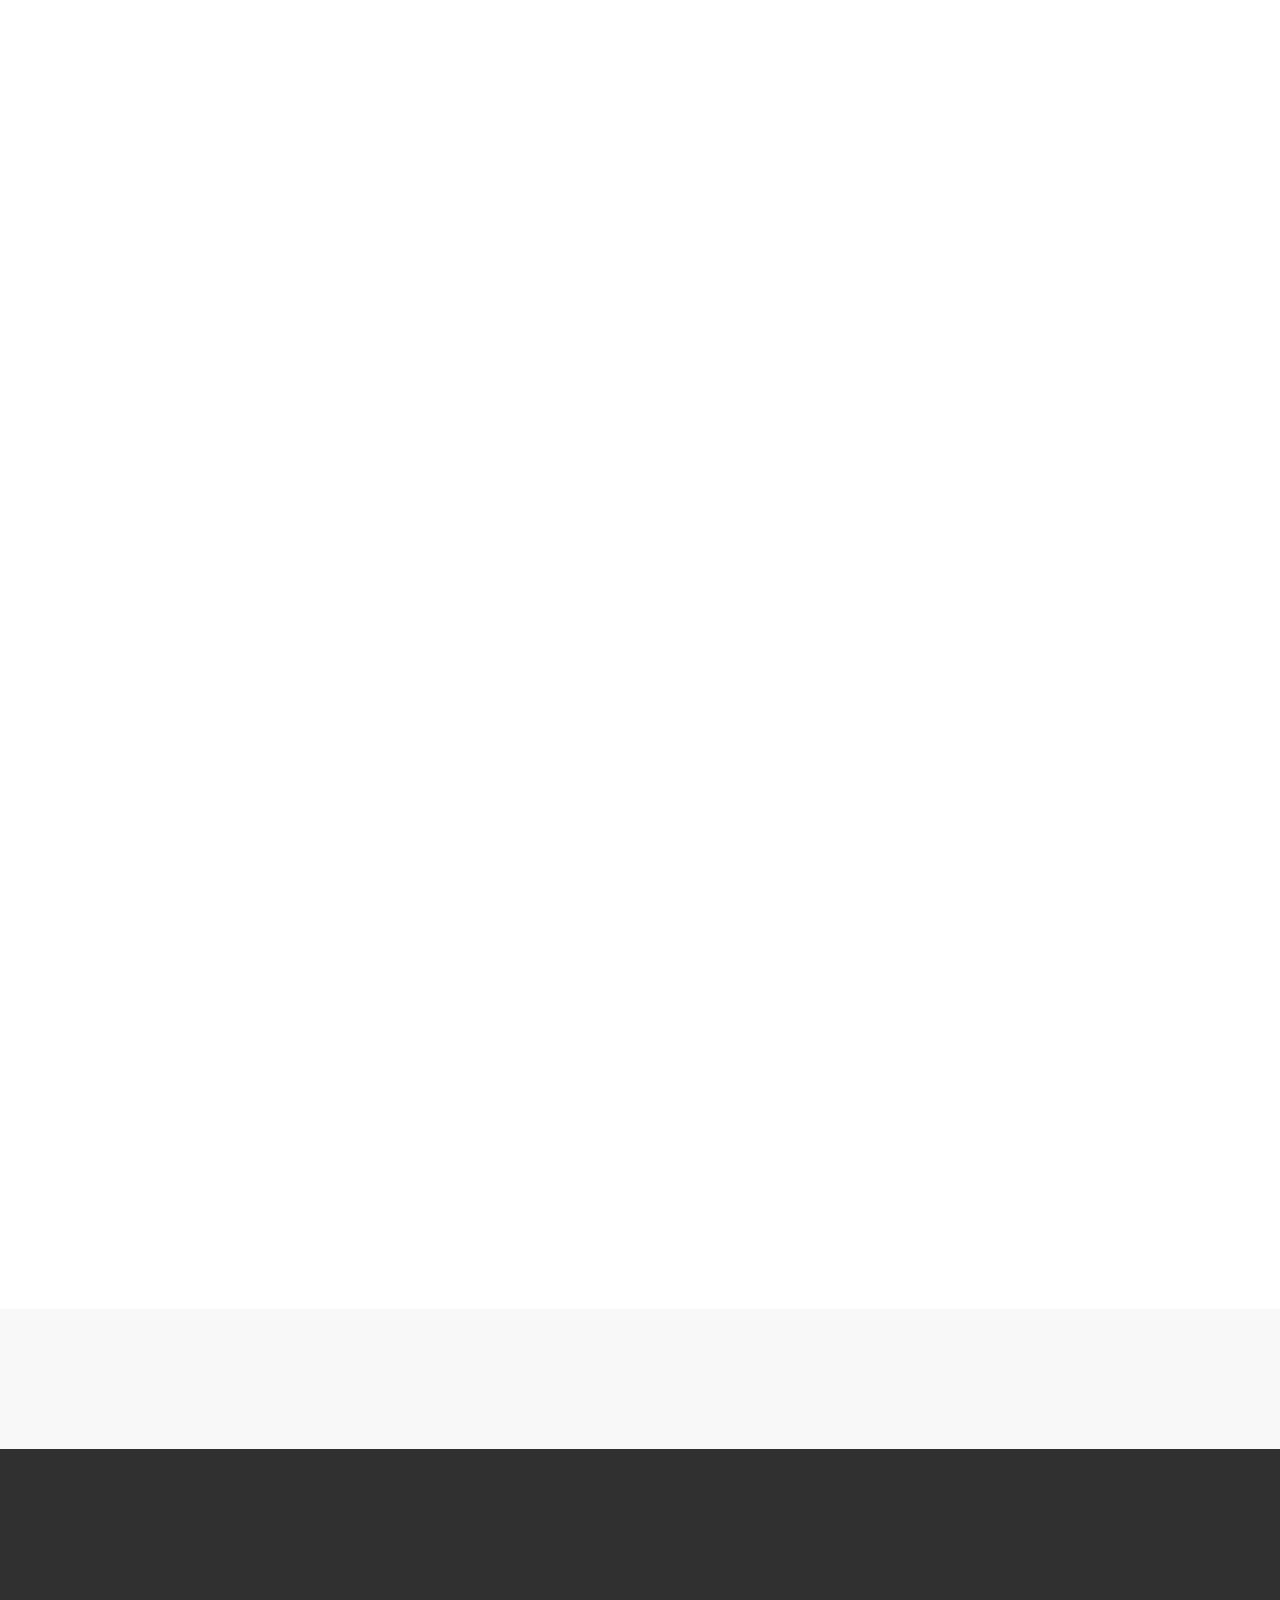
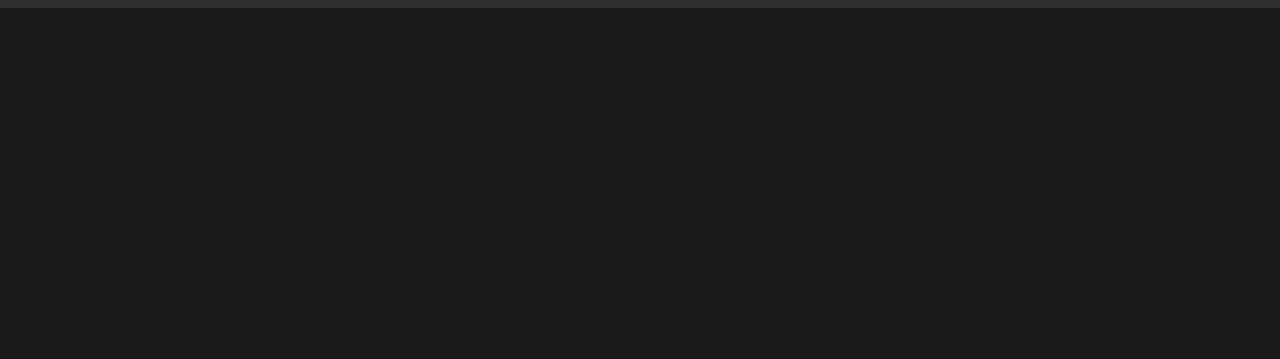
<file: product-detail.html>
<!DOCTYPE html>
<html lang="en">
	<head>
		<meta charset="UTF-8" />
		<meta name="viewport" content="width=device-width, initial-scale=1.0" />
		<title>Vasport</title>
		<link
			rel="shortcut icon"
			href="images/favicon/fav.png"
			type="image/x-icon"
		/>
		<link rel="stylesheet" href="css/styles.css" />
	</head>
	<body>
		<div class="wrapper">
			<header class="header">
				<div class="header__top">
					<div class="container">
						<div class="wrap">
							<p>Chúng tôi phục vụ xuyên suốt 24/7</p>
							<span>
								<i class="fa fa-map-marker" aria-hidden="true"></i>
								Địa chỉ cửa hàng
							</span>
							<span>
								<i class="fa fa-phone" aria-hidden="true"></i>
								(+84) 906 - 610 - 884
							</span>
						</div>
					</div>
				</div>
				<div class="header__middle">
					<div class="container">
						<div class="wrap">
							<div class="logo">
								<a href="#"><img src="images/logo.png" alt="logovasport" /></a>
							</div>
							<div class="header__search">
								<form action="#">
									<input
										id="hd-search"
										type="text"
										class="f-control"
										placeholder="Tìm kiếm sản phẩm"
									/>
									<button type="submit">
										<i class="fa fa-search" aria-hidden="true"></i>
									</button>
								</form>
							</div>
							<div class="header__user">
								<div>
									<a href="#">
										<img src="images/header-user-1.png" alt="" />
										<p>Tra cứu đơn hàng</p>
									</a>
								</div>
								<div class="cart">
									<a href="#">
										<img src="images/header-user-2.png" alt="" />
										<p>Giỏ hàng</p>
									</a>
									<ul class="c-product c-product-sb">
										<li class="c-product__wrap">
											<div class="c-product__item">
												<div class="c-product__img">
													<a href="#">
														<img
															src="images/product-sidebar-img-1.png"
															alt=""
														/>
													</a>
												</div>
												<div class="heading reverse">
													<p class="main-title --xs">
														<a>1,234,000đ</a>
													</p>
													<p class="desc desc-3">
														<a href="#">
															Rule1 R1 Gainer, 12 Lbs + Rule1 Charged Creatine,
															30 Servings
														</a>
													</p>
												</div>
												<a href="#" class="cart-del">✖</a>
											</div>
										</li>
										<li class="c-product__wrap">
											<div class="c-product__item">
												<div class="c-product__img">
													<a href="#">
														<img
															src="images/product-sidebar-img-1.png"
															alt=""
														/>
													</a>
												</div>
												<div class="heading reverse">
													<p class="main-title --xs">
														<a>1,234,000đ</a>
													</p>
													<p class="desc desc-3">
														<a href="#">
															Rule1 R1 Gainer, 12 Lbs + Rule1 Charged Creatine,
															30 Servings
														</a>
													</p>
												</div>
												<a href="#" class="cart-del">✖</a>
											</div>
										</li>
									</ul>
								</div>
								<div class="auth">
									<a href="#">
										<img src="images/header-user-3.png" alt="" />
										<p>Tài khoản</p>
									</a>
									<ul>
                    <li>
                      <a href="#">Đăng nhập</a>
                    </li>
                    <li>
                      <a href="#">Đăng ký</a>
                    </li>
									</ul>
								</div>
							</div>
						</div>
					</div>
				</div>
				<div class="header__bottom">
					<div class="container">
						<div class="wrap">
							<ul class="header__list">
								<li class="logo">
									<a href="#"
										><img src="images/logo.png" alt="logovasport"
									/></a>
								</li>
								<li class="--active"><a href="#">Trang chủ</a></li>
								<li class="dropdown">
									<a href="#">sản phẩm</a>
									<ul class="sub-menu">
										<li><a href="#">Sub menu 1</a></li>
										<li>
											<a href="#">Sub menu 1</a>
										</li>
										<li><a href="#">Sub menu 1</a></li>
										<li><a href="#">Sub menu 1</a></li>
									</ul>
								</li>
								<li><a href="#">Thương hiệu</a></li>
								<li><a href="#">Giới thiệu</a></li>
								<li class="dropdown">
									<a href="#">Kênh thể hình</a>
									<ul class="sub-menu">
										<li><a href="#">Sub menu 1</a></li>
										<li><a href="#">Sub menu 1</a></li>
										<li><a href="#">Sub menu 1</a></li>
										<li><a href="#">Sub menu 1</a></li>
									</ul>
								</li>
								<li>
									<a href="#">Đăng kí đại lý</a>
								</li>
								<li><a href="#">Chính sách</a></li>
							</ul>
							<div class="header__mobile">
								<div class="hamburger-btn">
									<div class="bar"></div>
								</div>
								<div class="overlay"></div>
							</div>
						</div>
					</div>
				</div>
			</header>
			<main class="main">
				<div class="sec-breadcrumb">
					<div class="container">
						<ul class="breadcrumb">
							<li>
								<a href="#">Trang chủ</a>
							</li>
							<li class="--active">
								<a href="#">Danh sách sản phẩm</a>
							</li>
						</ul>
					</div>
				</div>
				<div class="product product-detail">
					<div class="product__intro">
						<div class="container">
							<div class="cols">
								<div class="col wow fadeInUp">
									<div class="product__intro-item">
										<div class="icon">
											<img src="images/product-icon-1.png" alt="" />
										</div>
										<div class="heading">
											<p class="main-title --xs">Giao hàng toàn quốc</p>
											<p class="desc desc-3">Cho mọi đơn hàng</p>
										</div>
									</div>
								</div>
								<div class="col wow fadeInUp">
									<div class="product__intro-item">
										<div class="icon">
											<img src="images/product-icon-2.png" alt="" />
										</div>
										<div class="heading">
											<p class="main-title --xs">Giao hàng tận nơi</p>
											<p class="desc desc-3">Nhận hàng rồi thanh toán</p>
										</div>
									</div>
								</div>
								<div class="col wow fadeInUp">
									<div class="product__intro-item">
										<div class="icon">
											<img src="images/product-icon-3.png" alt="" />
										</div>
										<div class="heading">
											<p class="main-title --xs">Khuyến mãi</p>
											<p class="desc desc-3">Tặng quà theo sản phẩm</p>
										</div>
									</div>
								</div>
								<div class="col wow fadeInUp">
									<div class="product__intro-item">
										<div class="icon">
											<img src="images/product-icon-4.png" alt="" />
										</div>
										<div class="heading">
											<p class="main-title --xs">Giờ làm việc</p>
											<p class="desc desc-3">6:00 am - 17:00 pm</p>
										</div>
									</div>
								</div>
							</div>
						</div>
					</div>
					<div class="product__content">
						<div class="container">
							<div class="left wow slideInLeft" data-wow-delay=".2s">
								<div class="product__flash">
									<div class="content">
										<div class="flash-title">
											<div class="flash-title-img">
												<img src="images/flash-icon.png" alt="" />
											</div>
											<a href="#" class="main-title">Flash sale</a>
										</div>
										<div class="flash-content">
											<div class="flash-content-img">
												<a href="#">
													<img src="images/product-detail-sidebar.png" alt="" />
												</a>
											</div>
											<div class="heading reverse">
												<p class="main-title --xl">
													<a href="#">1,234,000đ</a> <del>1,434,000đ </del>
												</p>
												<p class="desc">
													<a href="#">
														Rule1 R1 Gainer, 12 Lbs + Rule1 Charged Creatine, 30
														Servings</a
													>
												</p>
											</div>
										</div>
										<div class="flash-time" data-time="10/16/2020">
											<p>end in</p>
											<ul class="flash-time-list">
												<li class="--active">
													<div class="heading">
														<p class="main-title --md hours">09</p>
														<p class="desc desc-3">HOUR</p>
													</div>
												</li>
												<li>
													<div class="heading">
														<p class="main-title --md minutes">45</p>
														<p class="desc desc-3">MIN</p>
													</div>
												</li>
												<li>
													<div class="heading">
														<p class="main-title --md seconds">26</p>
														<p class="desc desc-3">SEC</p>
													</div>
												</li>
											</ul>
										</div>
									</div>
								</div>
								<div class="product-detail__aside-banner">
									<a href="#">
										<img src="images/product-detail-banner.png" alt="" />
									</a>
								</div>
								<!-- sản phẩm đề xuất -->
								<div class="product__sidebar sidebar-stop --show">
									<p class="main-title --sm">
										sản phẩm đề xuất
										<i class="fa fa-minus-circle" aria-hidden="true"></i>
									</p>
									<div>
										<div class="c-product c-product-sb">
											<div class="c-product-wrap">
												<div class="c-product__item">
													<div class="c-product__img">
														<a href="#">
															<img
																src="images/product-sidebar-img-1.png"
																alt=""
															/>
														</a>
													</div>
													<div class="heading reverse">
														<p class="main-title --xs">
															<a>1,234,000đ</a>
														</p>
														<p class="desc desc-3">
															<a href="#">
																Rule1 R1 Gainer, 12 Lbs + Rule1 Charged
																Creatine, 30 Servings
															</a>
														</p>
													</div>
												</div>
											</div>
											<div class="c-product-wrap">
												<div class="c-product__item">
													<div class="c-product__img">
														<a href="#">
															<img
																src="images/product-sidebar-img-2.png"
																alt=""
															/>
														</a>
													</div>
													<div class="heading reverse">
														<p class="main-title --xs">
															<a>1,234,000đ</a>
														</p>
														<p class="desc desc-3">
															<a href="#">
																Rule1 R1 Gainer, 12 Lbs + Rule1 Charged
																Creatine, 30 Servings
															</a>
														</p>
													</div>
												</div>
											</div>
											<div class="c-product-wrap">
												<div class="c-product__item">
													<div class="c-product__img">
														<a href="#">
															<img
																src="images/product-sidebar-img-3.png"
																alt=""
															/>
														</a>
													</div>
													<div class="heading reverse">
														<p class="main-title --xs">
															<a>1,234,000đ</a>
														</p>
														<p class="desc desc-3">
															<a href="#">
																Rule1 R1 Gainer, 12 Lbs + Rule1 Charged
																Creatine, 30 Servings
															</a>
														</p>
													</div>
												</div>
											</div>
											<div class="c-product-wrap">
												<div class="c-product__item">
													<div class="c-product__img">
														<a href="#">
															<img
																src="images/product-sidebar-img-1.png"
																alt=""
															/>
														</a>
													</div>
													<div class="heading reverse">
														<p class="main-title --xs">
															<a>1,234,000đ</a>
														</p>
														<p class="desc desc-3">
															<a href="#">
																Rule1 R1 Gainer, 12 Lbs + Rule1 Charged
																Creatine, 30 Servings
															</a>
														</p>
													</div>
												</div>
											</div>
											<div class="c-product-wrap">
												<div class="c-product__item">
													<div class="c-product__img">
														<a href="#">
															<img
																src="images/product-sidebar-img-4.png"
																alt=""
															/>
														</a>
													</div>
													<div class="heading reverse">
														<p class="main-title --xs">
															<a>1,234,000đ</a>
														</p>
														<p class="desc desc-3">
															<a href="#">
																Rule1 R1 Gainer, 12 Lbs + Rule1 Charged
																Creatine, 30 Servings
															</a>
														</p>
													</div>
												</div>
											</div>
											<div class="c-product-wrap">
												<div class="c-product__item">
													<div class="c-product__img">
														<a href="#">
															<img
																src="images/product-sidebar-img-5.png"
																alt=""
															/>
														</a>
													</div>
													<div class="heading reverse">
														<p class="main-title --xs">
															<a>1,234,000đ</a>
														</p>
														<p class="desc desc-3">
															<a href="#">
																Rule1 R1 Gainer, 12 Lbs + Rule1 Charged
																Creatine, 30 Servings
															</a>
														</p>
													</div>
												</div>
											</div>
										</div>
									</div>
								</div>
							</div>
							<div class="right wow slideInRight" data-wow-delay=".2s">
								<div class="product__sec">
									<p class="main-title --sm">NitroTech 10lbs 4.5kg</p>
									<div class="product-detail__content">
										<div class="left">
											<div
												class="is-slider is-slider-detail"
												id="is-slider-detail"
											>
												<div class="swiper-container">
													<div class="swiper-wrapper">
														<div class="swiper-slide">
															<div class="product-detail__img">
																<img src="images/product-detail.png" alt="" />
															</div>
														</div>
														<div class="swiper-slide">
															<div class="product-detail__img">
																<img src="images/product-detail.png" alt="" />
															</div>
														</div>
													</div>
												</div>
											</div>
											<div
												class="is-slider is-slider-detail-thumbs"
												id="is-slider-detail-thumbs"
											>
												<div class="swiper-container">
													<div class="swiper-wrapper">
														<div class="swiper-slide">
															<div class="img">
																<img
																	src="images/product-detail-sub-1.png"
																	alt=""
																/>
															</div>
														</div>
														<div class="swiper-slide">
															<div class="img">
																<img
																	src="images/product-detail-sub-2.png"
																	alt=""
																/>
															</div>
														</div>
													</div>
												</div>
											</div>
											<div class="certification">
												<div class="certification-img">
													<img src="images/chungnhan.png" alt="" />
												</div>
												<p>
													Cam kết hàng chất lượng 100%, phát hiện hàng giả đền
													100 lần, giá tốt nhất, ship toàn quốc nhanh nhất, đặt
													hàng siêu nhanh chỉ mất 20 giây
												</p>
											</div>
										</div>
										<div class="right">
											<div class="product-detail__review">
												<div class="product-detail__brand">
													<p class="main-title --xs">thương hiệu</p>
													<span>Animal</span>
												</div>
												<div class="product-detail__rating">
													<div class="score">5.0</div>
													<div>
														<div>
															<div class="rating-stars">
																<span class="empty-stars">
																	<i class="star fa fa-star"></i>
																	<i class="star fa fa-star"></i>
																	<i class="star fa fa-star"></i>
																	<i class="star fa fa-star"></i>
																	<i class="star fa fa-star"></i>
																</span>
																<span class="filled-stars" style="width: 0%">
																	<i class="star fa fa-star"></i>
																	<i class="star fa fa-star"></i>
																	<i class="star fa fa-star"></i>
																	<i class="star fa fa-star"></i>
																	<i class="star fa fa-star"></i>
																</span>
															</div>
															<p><u>28 đánh giá</u></p>
														</div>
														<p class="sub">
															<i>Đã có 31,870 lượt xem sp này</i>
														</p>
													</div>
												</div>
											</div>
											<p class="product-detail__desc">
												Nitro-Tech cung cấp hàm lượng Protein thiết yếu, tinh
												chiết từ whey protein Peptides và whey Isolate kết hợp
												BCAAs, Creatine,… chất lượng nhất, đảm bảo sự phát triển
												tối ưu của cơ bắp và tăng sức mạnh vượt trội cho người
												sử dụng.
											</p>
											<div class="product-detail__size">
												<p class="main-title --sm">Chọn size</p>
												<div class="f-group">
													<label for="size-1" class="custom-radio">
														<input
															type="radio"
															name="pd-size"
															id="size-1"
															value="1200000"
														/>
														<div class="checkmark"></div>
														<div class="heading reverse">
															<p class="main-title --xs">1,200,000</p>
															<p class="desc">1.8kg (4lbs)</p>
														</div>
													</label>
													<label for="size-2" class="custom-radio">
														<input
															type="radio"
															name="pd-size"
															id="size-2"
															value="1400000"
															checked
														/>
														<div class="checkmark"></div>
														<div class="heading reverse">
															<p class="main-title --xs">1,400,000</p>
															<p class="desc">1.8kg (4lbs)</p>
														</div>
													</label>
													<label for="size-3" class="custom-radio">
														<input
															type="radio"
															name="pd-size"
															id="size-3"
															value="2400000"
														/>
														<div class="checkmark"></div>
														<div class="heading reverse">
															<p class="main-title --xs">2,400,000</p>
															<p class="desc">4.5kg (10lbs)</p>
														</div>
													</label>
												</div>
											</div>
											<div class="product-detail__group">
												<div class="product-detail__smell">
													<p class="main-title --sm">Chọn hương vị</p>
													<div class="product__sort">
														<select name="" id="" class="f-control">
															<option value="1">Milk Chocolate</option>
															<option value="2">Vanilla</option>
														</select>
													</div>
												</div>
												<div class="product-detail__qtt">
													<p class="main-title --sm">Số lượng</p>
													<div class="qtt-picker">
														<div class="qtt-btn plus">+</div>
														<input
															id="quantity"
															class="f-control qtt-input"
															value="1"
															step="1"
														/>
														<div class="qtt-btn minus">-</div>
													</div>
												</div>
											</div>
											<div class="product-detail__price">
												<p class="main-title --xs">thành tiền:</p>
												<p class="main-title --md price">1,400,000</p>
											</div>
											<div class="product-detail__hot">
												<div class="top">
													<div class="box">
														<div class="img">
															<img src="images/dealhot-icon.svg" alt="" />
														</div>
														<p>deal hot</p>
													</div>
													<p>Mua luôn hôm nay được ngay giá tốt</p>
												</div>
												<div class="bottom">
													<div class="flash-time" data-time="10/16/2020">
														<p>Thời gian còn lại</p>
														<ul class="flash-time-list">
															<li class="--active">
																<div class="heading">
																	<p class="main-title --sm hours">09</p>
																	<p class="desc desc-3">HOUR</p>
																</div>
															</li>
															<li>
																<div class="heading">
																	<p class="main-title --sm minutes">45</p>
																	<p class="desc desc-3">MIN</p>
																</div>
															</li>
															<li>
																<div class="heading">
																	<p class="main-title --sm seconds">26</p>
																	<p class="desc desc-3">SEC</p>
																</div>
															</li>
														</ul>
													</div>
												</div>
											</div>
											<div class="product-detail__combo">
												<div class="title">
													<div class="img">
														<img src="images/combo-icon.svg" alt="" />
													</div>
													<p>Mua combo giá siêu rẻ</p>
												</div>
												<div class="c-product__item">
													<div class="c-product__img">
														<a href="#">
															<img src="images/combo-product.png" alt="" />
														</a>
													</div>
													<div class="heading">
														<p class="main-title --xs">
															<a href="#">Combo tăng cơ giảm mỡ</a>
														</p>
														<p class="desc desc-3">
															<a href="#">
																Rule1 R1 Gainer, 12 Lbs + Rule1 Charged
																Creatine, 30 Servings
															</a>
														</p>
														<p class="main-title --xs">
															<a href="#">1,234,000đ</a> <del>1,434,000đ</del>
														</p>
													</div>
												</div>
											</div>
											<div class="product-detail__btn">
												<div class="btn-group">
													<a href="#" class="main-btn --active"
														>Mua sản phẩm này</a
													>
													<a href="#" class="main-btn"
														><img src="images/zalo-icon.svg" alt="" /> Chat
														zalo</a
													>
													<a href="#" class="main-btn"
														><img src="images/mess-icon.svg" alt="" /> Chat
														messenger</a
													>
												</div>
											</div>
											<div class="product-detail__address">
												<div class="cols">
													<div class="col">
														<p class="main-title --xs">Danh sách cửa hàng</p>
														<ul>
															<li>1: 125 Lê Thanh Nghị, HBT, Hà Nội</li>
															<li>2: 51 Trần Quốc Hoàn, Tân Bình, TP.HCM</li>
															<li>3: 17 Xuân Thủy, Cầu Giấy, Hà Nội</li>
															<li>4: 120 Trưng Nữ Vương, Đà Nẵng</li>
															<li>5: 480 Điện Biên Phủ, Q10, TP.HCM</li>
															<li>6: 46 Chiến Thắng, Hà Đông, Hà Nội</li>
														</ul>
														<a href="#" class="main-btn"
															><img src="images/gg-icon.svg" alt="" /> Xem trên
															google map</a
														>
													</div>
													<div class="col">
														<p class="main-title --xs">Danh sách cửa hàng</p>
														<ul>
															<li>
																<img src="images/phone-icon.svg" alt="" />
																<div class="heading reverse">
																	<p class="main-title --xs">098 901 3030</p>
																	<p class="desc desc-3">Hà Nội, toàn quốc</p>
																</div>
															</li>
															<li>
																<img src="images/phone-icon.svg" alt="" />
																<div class="heading reverse">
																	<p class="main-title --xs">098 901 3030</p>
																	<p class="desc desc-3">Hotline Đà Nẵng</p>
																</div>
															</li>
															<li>
																<img src="images/phone-icon.svg" alt="" />
																<div class="heading reverse">
																	<p class="main-title --xs">098 901 3030</p>
																	<p class="desc desc-3">TP.Hồ Chí Minh</p>
																</div>
															</li>
														</ul>
													</div>
												</div>
											</div>
											<div class="product-detail__attention">
												<i>
													<b>Xin quý khách lưu ý:</b> Hình ảnh và Nutrition
													Facts chỉ mang tính chất tham khảo bởi thành phần, mẫu
													mã nhà sản xuất có thể thay đổi bất cứ lúc nào. Sản
													phẩm này không phải là thuốc và không có tác dụng thay
													thế thuốc chữa bệnh.
												</i>
											</div>
										</div>
									</div>
								</div>
								<div class="product__sec wow fadeInUp" data-wow-delay=".2s">
									<p class="main-title --sm">Thông tin sản phẩm</p>
									<div class="mona-content">
										<div class="table-info">
											<table>
												<tr>
													<td>
														<h5>trọng lượng</h5>
													</td>
													<td><p>2,27kg (5lbs)</p></td>
												</tr>
												<tr>
													<td><h5>Hương vị</h5></td>
													<td>
														<p>Milk Chocolate</p>
														<p><i>SKU: 631656257403</i></p>
														<p>Vanilla</p>
														<p><i>SKU: 631656257410</i></p>
													</td>
												</tr>
												<tr>
													<td><h5>Serving Size</h5></td>
													<td><p>1 scoop</p></td>
												</tr>
											</table>
											<table>
												<tr>
													<td>
														<h5>Servings Per Container</h5>
													</td>
													<td><p>50</p></td>
												</tr>
												<tr>
													<td><h5>Xuất xứ</h5></td>
													<td>
														<p>USA</p>
													</td>
												</tr>
												<tr>
													<td><h5>Thành phần chính</h5></td>
													<td>
														<p>Whey Protein Isolate</p>
														<p>Whey Peptides</p>
													</td>
												</tr>
											</table>
										</div>
										<img src="images/product-detail-banner-info.png" alt="" />
										<div>
											<h3>Nitro Tech - Sản phẩm Whey Protein chất lượng</h3>
											<p>
												<b>Nitro-tech 5lbs</b> một sản phẩm whey protein của
												hãng thực phẩm bổ sung đình đám <b>muscletech</b>, nổi
												tiếng vì chất lượng tốt và được nhiều vận động viên trên
												thế giới tin dụng lâu dài.
											</p>
											<p>
												Siêu phẩm được tạo ra từ công nghệ tiên tiến nhất hiện
												nay - công nghệ siêu lọc ép lạnh cùng độ tinh khiết 97%
												trong dòng <b>Nitro-tech.</b> giúp sản phẩm có hương vị
												vô cùng thơm ngon.
											</p>
											<p>
												Whey Protein của <b>MuscleTech</b> đã được lọc bằng công
												nghệ siêu lọc ít chất béo, lactose và tạp chất hơn những
												nguồn Protein thông thường. Đặc biệt, Nitro-tech được
												sản xuất theo tiêu chuẩn GMP, tiêu chuẩn mà được yêu cầu
												cho tất cả các chất bổ sung chế độ ăn uống để đảm bảo
												chất lượng và tính toàn vẹn.
											</p>
											<h3>Thành phần dinh dưỡng của Nitro - tech</h3>
											<p>
												Nitro-tech mang trong mình công thức vượt trội giúp tăng
												cơ bắp tối đa:
											</p>
											<p>
												Cung cấp 30g Protein: Whey Peptides và whey Isolate vô
												cùng tinh khiết, hấp thụ cực nhanh, cơ thể không mất
												thời gian tổng hợp protein như thức ăn thông thường hay
												những whey kém chất lượng mà nó sẽ đi ngay vào cơ thể
												giúp phát triển cơ nạc toàn diện
											</p>
											<p>
												Chứa 3g Creatine: Giúp tăng sức mạnh trong tập luyện,
												tạo điều kiện cho cơ bắp phát triển tốt hơn
											</p>
											<p>
												Chứa 6.8g BCAAs: Hàm lượng cao. Bao gồm: 3.3g Leucine,
												1.8g Isoleucine, 1.7g Valine và Glutamine. Chống dị hóa
												cơ, tăng sức bền và hiện suất tập, duy trì trạng thái
												đồng hóa liên tục để phát triển cơ bắp vượt trội và tối
												ưu nhất.
											</p>
											<p>
												Đặc biệt, có thêm thành phần Enzyme Papain tăng khả năng
												tiêu hóa cho cơ thể.
											</p>
											<p>
												Với những hương vị hảo hạng: Mỗi hương vị của sản phẩm
												đều có nét đặc trưng riêng và đều vượt xa so với các sản
												phẩm khác.
											</p>
										</div>
									</div>
								</div>
								<div class="product__sec wow fadeInUp" data-wow-delay=".2s">
									<p class="main-title --sm">Sản phẩm liên quan</p>
									<div class="c-product">
										<div class="c-product__list">
											<div class="c-product__wrap">
												<div class="c-product__item">
													<div class="c-product__tag">
														<img src="images/sale_off.png" alt="" />
													</div>
													<div class="c-product__img">
														<a href="#">
															<img src="images/pro-1.png" alt="" />
														</a>
													</div>
													<div class="heading reverse">
														<p class="main-title --xs">
															<a>1,234,000đ</a> <del>1,434,000đ</del>
														</p>
														<p class="desc desc-3">
															<a href="#">
																Rule1 R1 Gainer, 12 Lbs + Rule1 Charged
																Creatine, 30 Servings
															</a>
														</p>
													</div>
												</div>
											</div>
											<div class="c-product__wrap">
												<div class="c-product__item">
													<div class="c-product__tag">
														<img src="images/sale_off.png" alt="" />
													</div>
													<div class="c-product__img">
														<a href="#">
															<img src="images/pro-2.png" alt="" />
														</a>
													</div>
													<div class="heading reverse">
														<p class="main-title --xs">
															<a>1,234,000đ</a><del>1,434,000đ</del>
														</p>
														<p class="desc desc-3">
															<a href="#">
																Rule1 R1 Gainer, 12 Lbs + Rule1 Charged
																Creatine, 30 Servings
															</a>
														</p>
													</div>
												</div>
											</div>
											<div class="c-product__wrap">
												<div class="c-product__item">
													<div class="c-product__tag">
														<img src="images/sale_off.png" alt="" />
													</div>
													<div class="c-product__img">
														<a href="#">
															<img src="images/pro-3.png" alt="" />
														</a>
													</div>
													<div class="heading reverse">
														<p class="main-title --xs">
															<a>1,234,000đ</a><del>1,434,000đ</del>
														</p>
														<p class="desc desc-3">
															<a href="#">
																Rule1 R1 Gainer, 12 Lbs + Rule1 Charged
																Creatine, 30 Servings
															</a>
														</p>
													</div>
												</div>
											</div>
										</div>
									</div>
								</div>
								<div class="product__sec wow fadeInUp" data-wow-delay=".2s">
									<div class="comment">
										<div class="heading">
											<p class="main-title --sm">
												Nhận xét, đánh giá <span>(17 lượt)</span>
											</p>
										</div>
										<div class="comment__form">
											<input
												type="text"
												name="mess"
												id=""
												class="f-control"
												placeholder="Viết bình luận"
											/>
											<div class="main-btn">bình luận</div>
										</div>
										<div class="comment__list">
											<div class="comment__item">
												<div class="comment__wrap">
													<div class="comment__img">
														<img src="images/comment-img-1.png" alt="" />
													</div>
													<div class="comment__content">
														<p class="name">Phương Nguyễn</p>
														<p class="status">Đã mua hàng</p>
														<p class="desc">
															Lorem ipsum dolor sit amet, consetetur sadipscing
															elitr, sed diam nonumy eirmod tempor invidunt ut
															labore et dolore magna aliquyam erat, sed diam
															voluptua. At vero eos et accusam et justo duo
															dolores et ea rebum. Stet clita kasd gubergren, no
															sea takimata sanctus est
														</p>
														<a href="#" class="readmore-btn">trả lời</a>
													</div>
												</div>
												<div class="comment__reply">
													<div class="comment__item">
														<div class="comment__wrap">
															<div class="comment__img">
																<img src="images/comment-img-2.png" alt="" />
															</div>
															<div class="comment__content">
																<p class="name">Phương Nguyễn</p>
																<p class="status">Đã mua hàng</p>
																<p class="desc">
																	Lorem ipsum dolor sit amet, consetetur
																	sadipscing elitr, sed diam nonumy eirmod
																	tempor invidunt ut labore et dolore magna
																	aliquyam erat, sed diam voluptua. At vero eos
																	et accusam et justo duo dolores et ea rebum.
																	Stet clita kasd gubergren, no sea takimata
																	sanctus est
																</p>
																<a href="#" class="readmore-btn">trả lời</a>
															</div>
														</div>
													</div>
													<div class="comment__item">
														<div class="comment__wrap">
															<div class="comment__img">
																<img src="images/comment-img-3.png" alt="" />
															</div>
															<div class="comment__content">
																<p class="name">Phương Nguyễn</p>
																<p class="status">Đã mua hàng</p>
																<p class="desc">
																	Lorem ipsum dolor sit amet, consetetur
																	sadipscing elitr, sed diam nonumy eirmod
																	tempor invidunt ut labore et dolore magna
																	aliquyam erat, sed diam voluptua. At vero eos
																	et accusam et justo duo dolores et ea rebum.
																	Stet clita kasd gubergren, no sea takimata
																	sanctus est
																</p>
																<a href="#" class="readmore-btn">trả lời</a>
															</div>
														</div>
													</div>
												</div>
											</div>
											<div class="comment__item">
												<div class="comment__wrap">
													<div class="comment__img">
														<img src="images/comment-img-4.png" alt="" />
													</div>
													<div class="comment__content">
														<p class="name">Phương Nguyễn</p>
														<p class="status">Đã mua hàng</p>
														<p class="desc">
															Lorem ipsum dolor sit amet, consetetur sadipscing
															elitr, sed diam nonumy eirmod tempor invidunt ut
															labore et dolore magna aliquyam erat, sed diam
															voluptua. At vero eos et accusam et justo duo
															dolores et ea rebum. Stet clita kasd gubergren, no
															sea takimata sanctus est
														</p>
														<a href="#" class="readmore-btn">trả lời</a>
													</div>
												</div>
											</div>
										</div>
										<a href="#" class="main-btn">Xem thêm bình luận</a>
									</div>
								</div>
							</div>
						</div>
					</div>
				</div>
			</main>
			<footer class="footer">
				<div class="partners">
					<div class="container">
						<div class="cols">
							<div class="col wow zoomIn" data-wow-delay=".2s">
								<div class="partners__img">
									<img src="images/partners-1.png" alt="" />
								</div>
							</div>
							<div class="col wow zoomIn" data-wow-delay=".2s">
								<div class="partners__img">
									<img src="images/partners-2.png" alt="" />
								</div>
							</div>
							<div class="col wow zoomIn" data-wow-delay=".2s">
								<div class="partners__img">
									<img src="images/partners-3.png" alt="" />
								</div>
							</div>
							<div class="col wow zoomIn" data-wow-delay=".2s">
								<div class="partners__img">
									<img src="images/partners-4.png" alt="" />
								</div>
							</div>
							<div class="col wow zoomIn" data-wow-delay=".2s">
								<div class="partners__img">
									<img src="images/partners-5.png" alt="" />
								</div>
							</div>
						</div>
					</div>
				</div>
				<section class="footer__top">
					<div class="container">
						<div class="cols">
							<div class="col wow zoomIn" data-wow-delay=".2s">
								<div class="wrap-relative">
									<div class="ft-icon">
										<img src="images/ft-icon-1.png" alt="" />
									</div>
									<div class="heading">
										<h2 class="main-title --xs">MIỄN PHÍ VẬN CHUYỂN</h2>
										<p class="desc desc-3">Cho đơn hàng trên 500k</p>
									</div>
								</div>
							</div>
							<div class="col wow zoomIn" data-wow-delay=".2s">
								<div class="wrap-relative">
									<div class="ft-icon">
										<img src="images/ft-icon-2.png" alt="" />
									</div>
									<div class="heading">
										<h2 class="main-title --xs">CAM KẾT CHÍNH HÃNG</h2>
										<p class="desc desc-3">Đảm bảo chất lượng 100%</p>
									</div>
								</div>
							</div>
							<div class="col wow zoomIn" data-wow-delay=".2s">
								<div class="wrap-relative">
									<div class="ft-icon">
										<img src="images/ft-icon-3.png" alt="" />
									</div>
									<div class="heading">
										<h2 class="main-title --xs">TƯ VẤN 24/7</h2>
										<p class="desc desc-3">Thứ 2-Thứ 7 : 08g30 - 17g30</p>
									</div>
								</div>
							</div>
							<div class="col wow zoomIn" data-wow-delay=".2s">
								<div class="wrap-relative">
									<div class="ft-icon">
										<img src="images/ft-icon-4.png" alt="" />
									</div>
									<div class="heading">
										<h2 class="main-title --xs">
											Mua hàng kèm ưu đãi / quà tặng
										</h2>
										<p class="desc desc-3">Miễn phí thanh toán</p>
									</div>
								</div>
							</div>
						</div>
					</div>
				</section>
				<section class="footer__bottom">
					<div class="container">
						<div class="cols">
							<div class="col wow zoomIn" data-wow-delay=".2s">
								<div class="heading">
									<h2 class="main-title --xs">Về chúng tôi</h2>
								</div>
								<ul>
									<li><a href="#">TRANG CHỦ</a></li>
									<li><a href="#">SẢN PHẨM</a></li>
									<li><a href="#">BEST SELLER</a></li>
									<li><a href="#">TIN TỨC</a></li>
									<li><a href="#">COMBO HOT</a></li>
									<li><a href="#">GIỚI THIỆU</a></li>
								</ul>
							</div>
							<div class="col wow zoomIn" data-wow-delay=".2s">
								<div class="heading">
									<h2 class="main-title --xs">Thông tin</h2>
								</div>
								<ul>
									<li><a href="#">WHEY PROTEIN</a></li>
									<li><a href="#">SỮA TĂNG CÂN</a></li>
									<li><a href="#">PRE-WORKOUT</a></li>
									<li><a href="#">BCAA/EAA</a></li>
									<li><a href="#">GIẢM CÂN & ĐỐT MỠ</a></li>
									<li><a href="#">DẦU CÁ</a></li>
								</ul>
							</div>
							<div class="col wow zoomIn" data-wow-delay=".2s">
								<div class="heading">
									<h2 class="main-title --xs">Chính sách</h2>
								</div>
								<ul>
									<li><a href="#">HƯỚNG DẪN MUA HÀNG</a></li>
									<li><a href="#">CÁCH THANH TOÁN</a></li>
									<li><a href="#">CHÍNH SÁCH BẢO MẬT</a></li>
									<li><a href="#">CHÍNH SÁCH ĐỔI TRẢ</a></li>
									<li><a href="#">LIÊN HỆ</a></li>
								</ul>
							</div>
							<div class="col wow zoomIn" data-wow-delay=".2s">
								<img src="images/ft-fanpage.png" alt="" />
							</div>
							<div class="col footer__social wow zoomIn" data-wow-delay=".2s">
								<div class="heading">
									<h2 class="main-title --xs">SOcial media</h2>
								</div>
								<ul>
									<li>
										<a href="#"><img src="images/ft-facebook.png" alt="" /></a>
									</li>
									<li>
										<a href="#"><img src="images/ft-twitter.png" alt="" /></a>
									</li>
									<li>
										<a href="#"><img src="images/ft-youtube.png" alt="" /></a>
									</li>
									<li>
										<a href="#"><img src="images/ft-p.png" alt="" /></a>
									</li>
									<li>
										<a href="#"><img src="images/ft-mess.png" alt="" /></a>
									</li>
									<li>
										<a href="#"
											><img src="images/ft-bocongthuong.png" alt=""
										/></a>
									</li>
								</ul>
							</div>
						</div>
					</div>
				</section>
				<div class="footer__author">
					<div class="container">
						<div class="wrap wow zoomIn" data-wow-delay=".2s">
							<div class="footer__author-icon">
								<img src="images/ft-author.png" alt="" />
							</div>
							<p>Bản quyền thuộc về VASport</p>
						</div>
					</div>
				</div>
			</footer>
			<div id="scroll-top" class="scroll-top">
				<i class="fa fa-arrow-up" aria-hidden="true"></i>
			</div>
		</div>

		<!-- JQUERY -->
		<script src="js/jquery-1.12.4.min.js"></script>
		<!-- JQUERY - END-->
		<!-- SWIPER -->
		<script src="js/swiper-5.4.3/package/js/swiper.min.js"></script>
		<!-- SWIPER - END -->
		<!-- LIGHT GALLERY -->
		<script src="js/lightGallery-master/dist/js/lightgallery-all.min.js"></script>
		<!-- LIGHT GALLERY - END-->
		<!-- MAGNICFIC -->
		<script src="js/Magnific-Popup-master/jquery.magnific-popup.min.js"></script>
		<!-- MAGNICFIC - END-->
		<!-- WOW -->
		<script src="js/wow/wow.min.js"></script>
		<!-- WOW - END -->
		<!-- MAIN -->
		<script src="js/main.js"></script>
		<!-- MAIN - END -->
	</body>
</html>
</file>
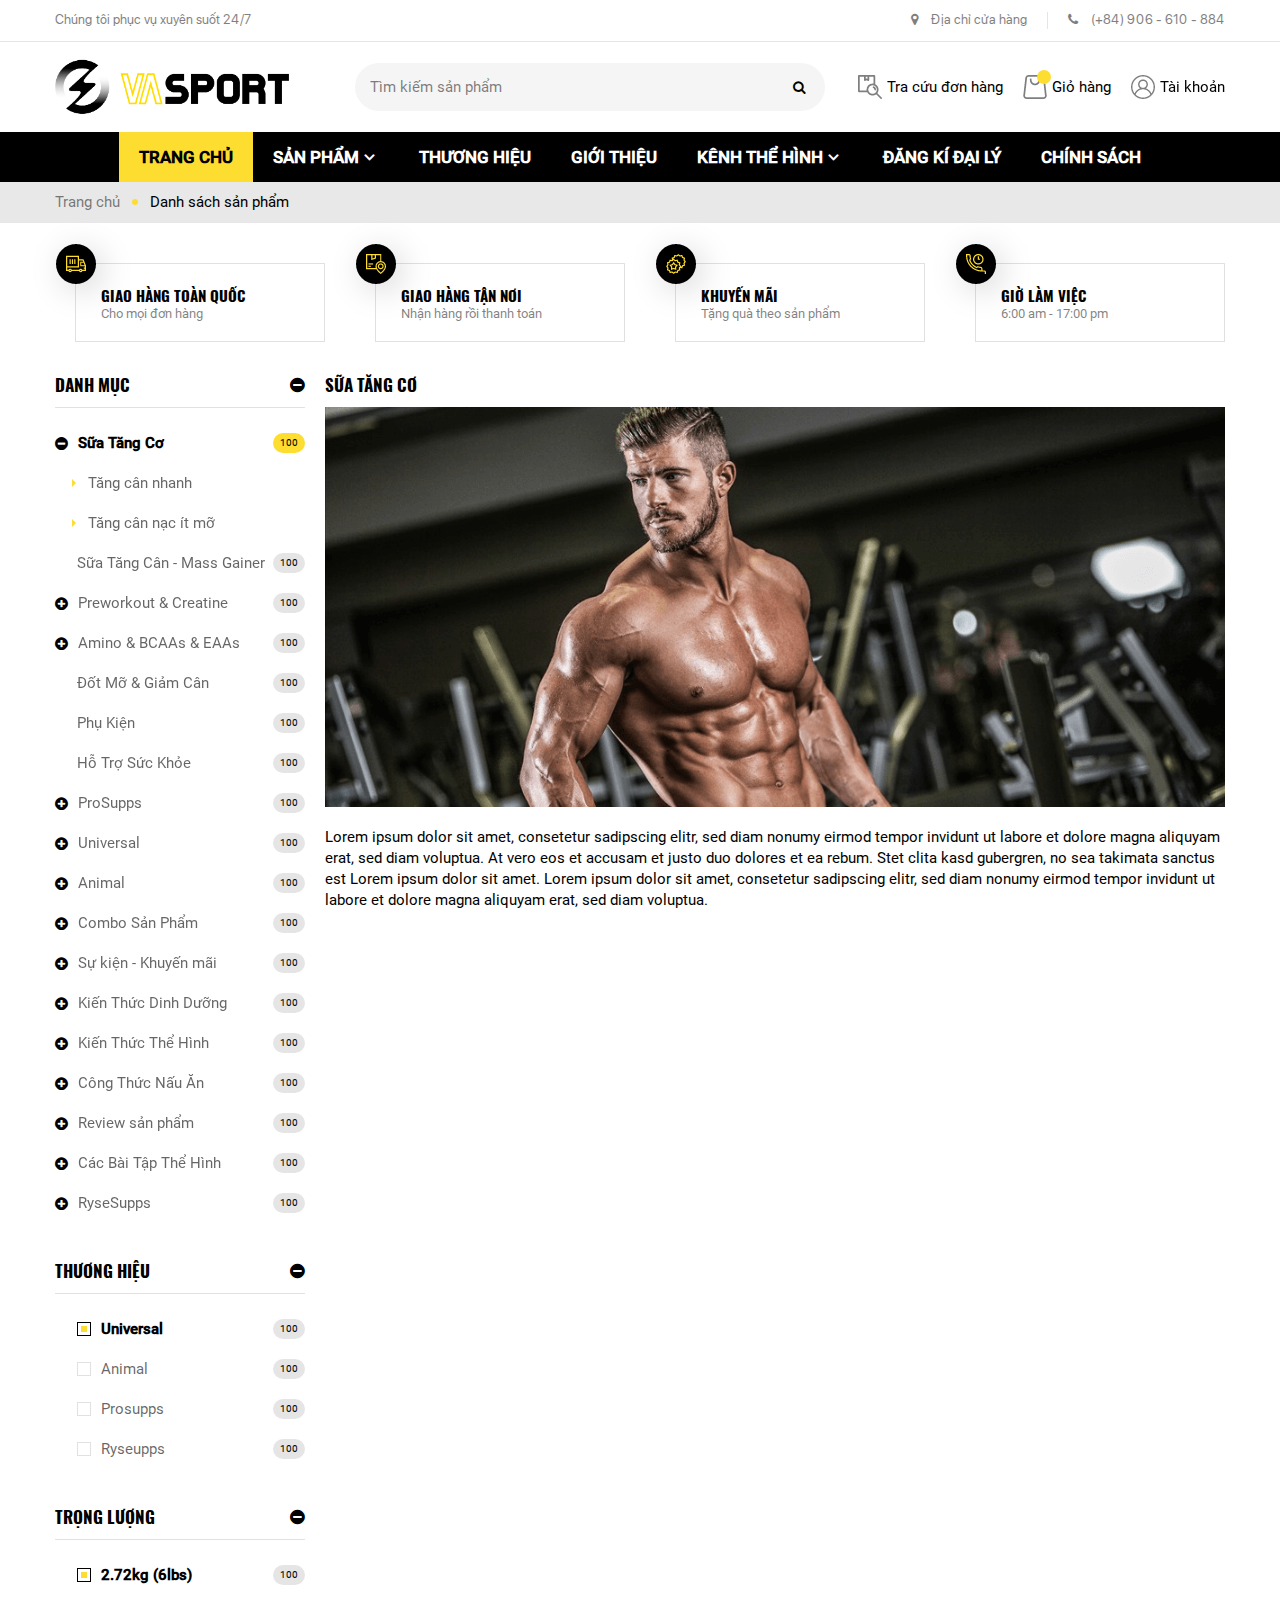
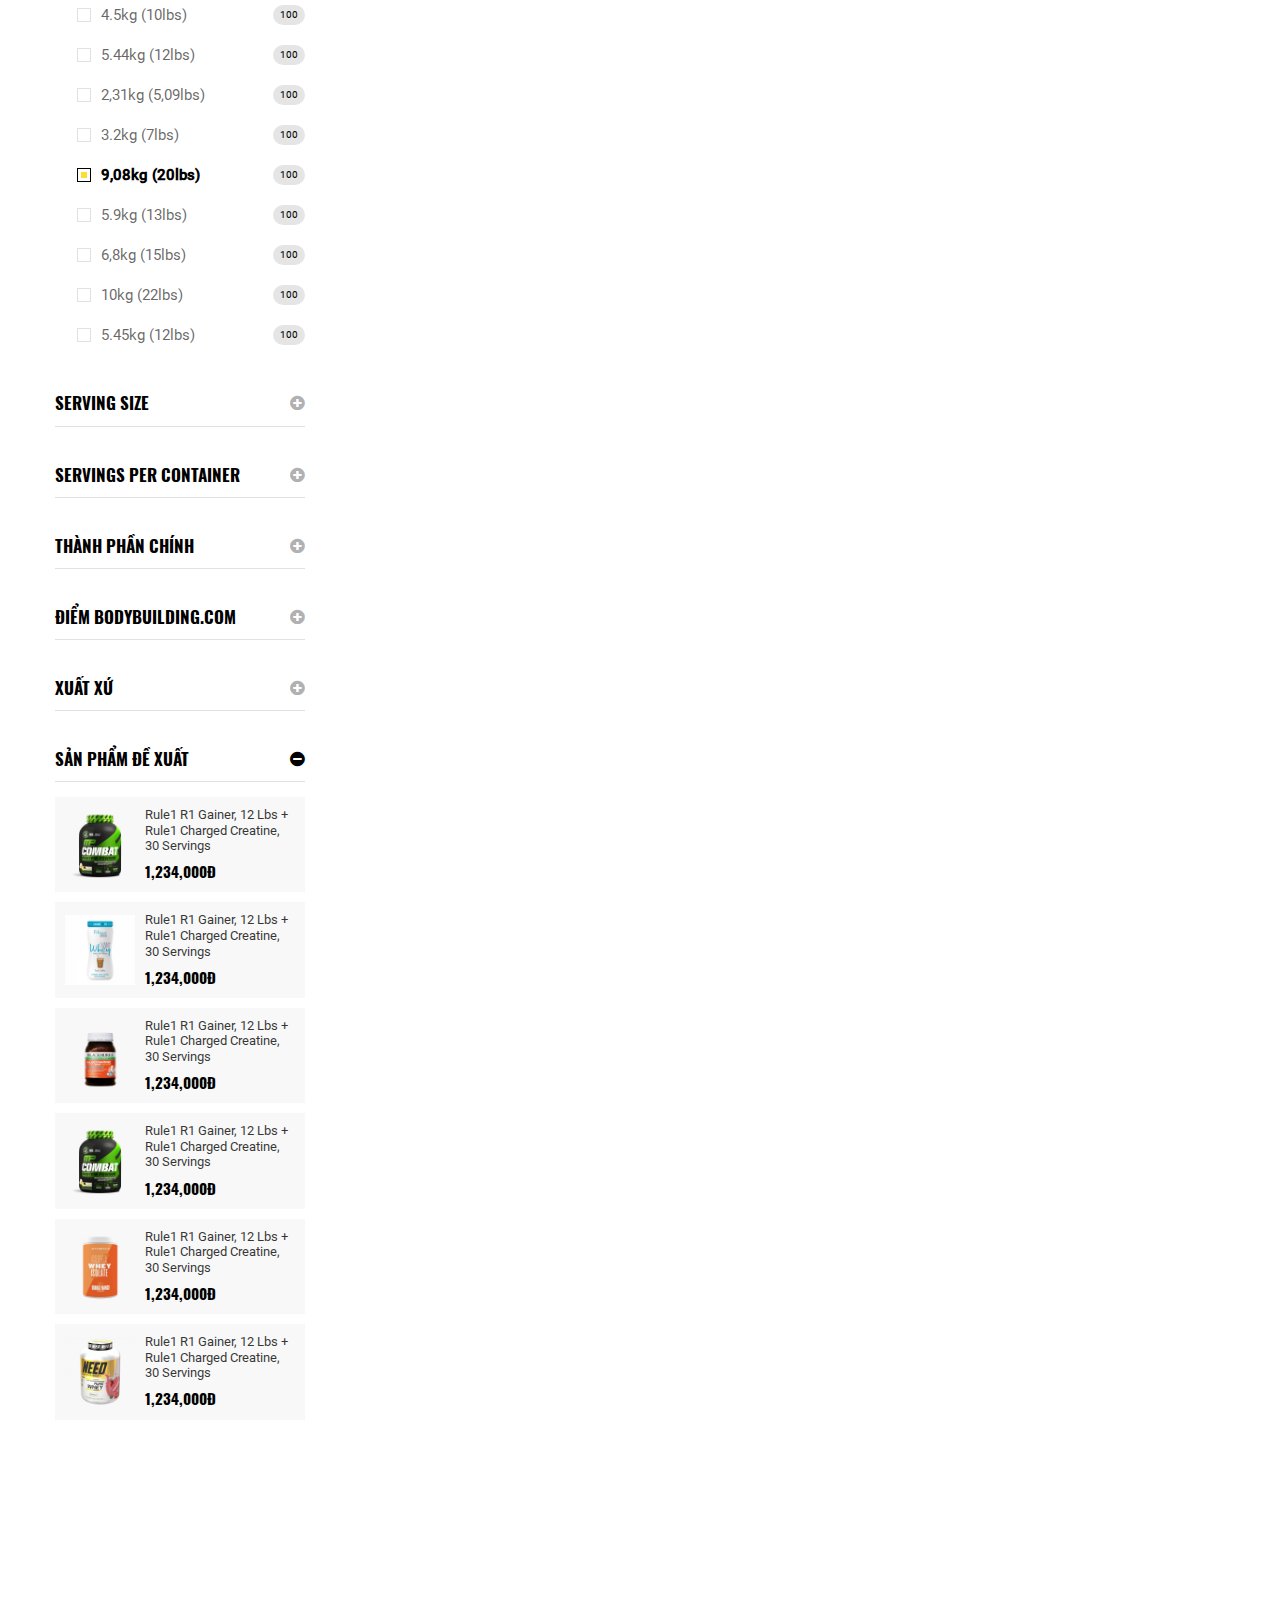
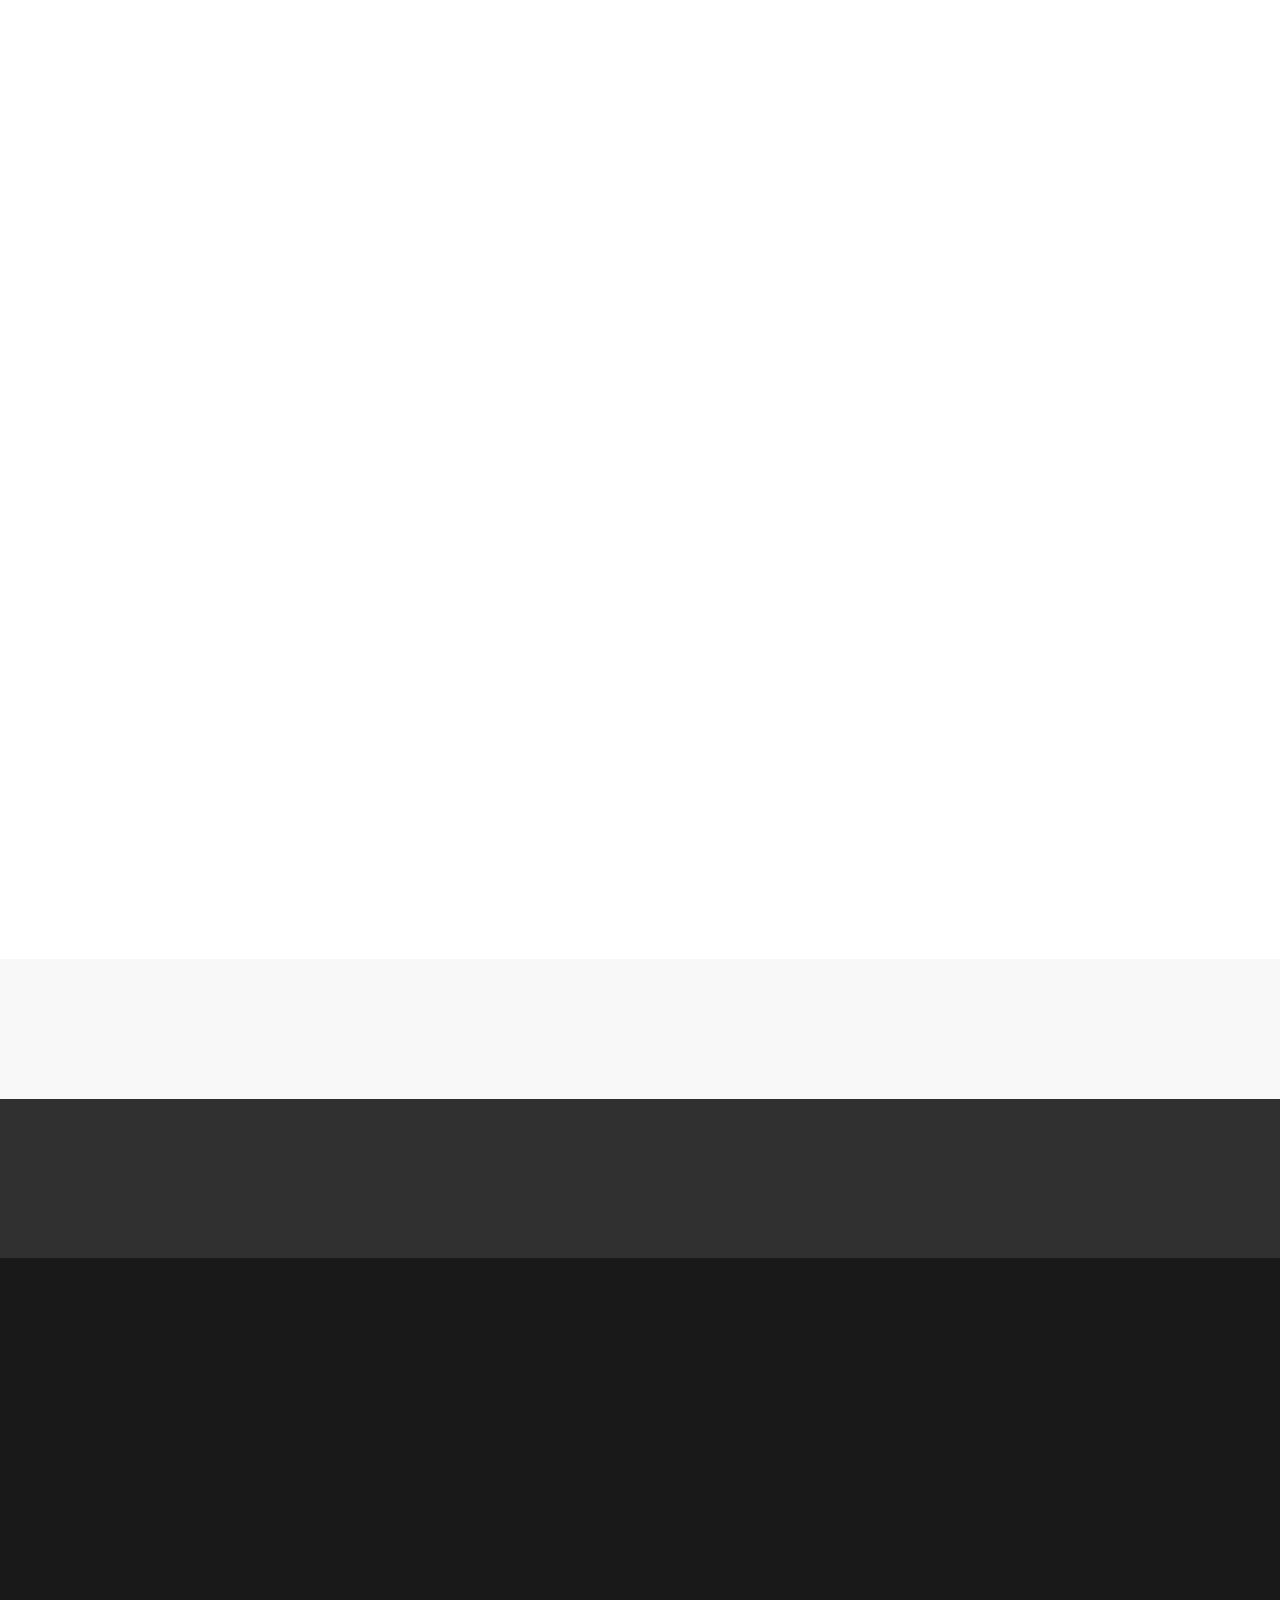
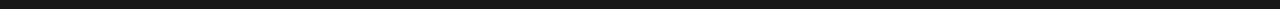
<file: product.html>
<!DOCTYPE html>
<html lang="en">
	<head>
		<meta charset="UTF-8" />
		<meta name="viewport" content="width=device-width, initial-scale=1.0" />
		<title>Vasport</title>
		<link
			rel="shortcut icon"
			href="images/favicon/fav.png"
			type="image/x-icon"
		/>
		<link rel="stylesheet" href="css/styles.css" />
	</head>
	<body>
		<div class="wrapper">
			<header class="header">
				<div class="header__top">
					<div class="container">
						<div class="wrap">
							<p>Chúng tôi phục vụ xuyên suốt 24/7</p>
							<span>
								<i class="fa fa-map-marker" aria-hidden="true"></i>
								Địa chỉ cửa hàng
							</span>
							<span>
								<i class="fa fa-phone" aria-hidden="true"></i>
								(+84) 906 - 610 - 884
							</span>
						</div>
					</div>
				</div>
				<div class="header__middle">
					<div class="container">
						<div class="wrap">
							<div class="logo">
								<a href="#"><img src="images/logo.png" alt="logovasport" /></a>
							</div>
							<div class="header__search">
								<form action="#">
									<input
										id="hd-search"
										type="text"
										class="f-control"
										placeholder="Tìm kiếm sản phẩm"
									/>
									<button type="submit">
										<i class="fa fa-search" aria-hidden="true"></i>
									</button>
								</form>
							</div>
							<div class="header__user">
								<div>
									<a href="#">
										<img src="images/header-user-1.png" alt="" />
										<p>Tra cứu đơn hàng</p>
									</a>
								</div>
								<div class="cart">
									<a href="#">
										<img src="images/header-user-2.png" alt="" />
										<p>Giỏ hàng</p>
									</a>
									<ul class="c-product c-product-sb">
										<li class="c-product__wrap">
											<div class="c-product__item">
												<div class="c-product__img">
													<a href="#">
														<img
															src="images/product-sidebar-img-1.png"
															alt=""
														/>
													</a>
												</div>
												<div class="heading reverse">
													<p class="main-title --xs">
														<a>1,234,000đ</a>
													</p>
													<p class="desc desc-3">
														<a href="#">
															Rule1 R1 Gainer, 12 Lbs + Rule1 Charged Creatine,
															30 Servings
														</a>
													</p>
												</div>
												<a href="#" class="cart-del">✖</a>
											</div>
										</li>
										<li class="c-product__wrap">
											<div class="c-product__item">
												<div class="c-product__img">
													<a href="#">
														<img
															src="images/product-sidebar-img-1.png"
															alt=""
														/>
													</a>
												</div>
												<div class="heading reverse">
													<p class="main-title --xs">
														<a>1,234,000đ</a>
													</p>
													<p class="desc desc-3">
														<a href="#">
															Rule1 R1 Gainer, 12 Lbs + Rule1 Charged Creatine,
															30 Servings
														</a>
													</p>
												</div>
												<a href="#" class="cart-del">✖</a>
											</div>
										</li>
									</ul>
								</div>
								<div class="auth">
									<a href="#">
										<img src="images/header-user-3.png" alt="" />
										<p>Tài khoản</p>
									</a>
									<ul>
										<li>
											<a href="#">Đăng nhập</a>
										</li>
										<li>
											<a href="#">Đăng ký</a>
										</li>
									</ul>
								</div>
							</div>
						</div>
					</div>
				</div>
				<div class="header__bottom">
					<div class="container">
						<div class="wrap">
							<ul class="header__list">
								<li class="logo">
									<a href="#"
										><img src="images/logo.png" alt="logovasport"
									/></a>
								</li>
								<li class="--active"><a href="#">Trang chủ</a></li>
								<li class="dropdown">
									<a href="#">sản phẩm</a>
									<ul class="sub-menu">
										<li><a href="#">Sub menu 1</a></li>
										<li>
											<a href="#">Sub menu 1</a>
										</li>
										<li><a href="#">Sub menu 1</a></li>
										<li><a href="#">Sub menu 1</a></li>
									</ul>
								</li>
								<li><a href="#">Thương hiệu</a></li>
								<li><a href="#">Giới thiệu</a></li>
								<li class="dropdown">
									<a href="#">Kênh thể hình</a>
									<ul class="sub-menu">
										<li><a href="#">Sub menu 1</a></li>
										<li><a href="#">Sub menu 1</a></li>
										<li><a href="#">Sub menu 1</a></li>
										<li><a href="#">Sub menu 1</a></li>
									</ul>
								</li>
								<li>
									<a href="#">Đăng kí đại lý</a>
								</li>
								<li><a href="#">Chính sách</a></li>
							</ul>
							<div class="header__mobile">
								<div class="hamburger-btn">
									<div class="bar"></div>
								</div>
								<div class="overlay"></div>
							</div>
						</div>
					</div>
				</div>
			</header>
			<main class="main">
				<div class="sec-breadcrumb">
					<div class="container">
						<ul class="breadcrumb">
							<li>
								<a href="#">Trang chủ</a>
							</li>
							<li class="--active">
								<a href="#">Danh sách sản phẩm</a>
							</li>
						</ul>
					</div>
				</div>
				<div class="product">
					<div class="product__intro">
						<div class="container">
							<div class="cols">
								<div class="col wow fadeInUp">
									<div class="product__intro-item">
										<div class="icon">
											<img src="images/product-icon-1.png" alt="" />
										</div>
										<div class="heading">
											<p class="main-title --xs">Giao hàng toàn quốc</p>
											<p class="desc desc-3">Cho mọi đơn hàng</p>
										</div>
									</div>
								</div>
								<div class="col wow fadeInUp">
									<div class="product__intro-item">
										<div class="icon">
											<img src="images/product-icon-2.png" alt="" />
										</div>
										<div class="heading">
											<p class="main-title --xs">Giao hàng tận nơi</p>
											<p class="desc desc-3">Nhận hàng rồi thanh toán</p>
										</div>
									</div>
								</div>
								<div class="col wow fadeInUp">
									<div class="product__intro-item">
										<div class="icon">
											<img src="images/product-icon-3.png" alt="" />
										</div>
										<div class="heading">
											<p class="main-title --xs">Khuyến mãi</p>
											<p class="desc desc-3">Tặng quà theo sản phẩm</p>
										</div>
									</div>
								</div>
								<div class="col wow fadeInUp">
									<div class="product__intro-item">
										<div class="icon">
											<img src="images/product-icon-4.png" alt="" />
										</div>
										<div class="heading">
											<p class="main-title --xs">Giờ làm việc</p>
											<p class="desc desc-3">6:00 am - 17:00 pm</p>
										</div>
									</div>
								</div>
							</div>
						</div>
					</div>
					<div class="product__content">
						<div class="container">
							<div class="left wow slideInLeft" data-wow-delay=".2s">
								<!-- Danh mục -->
								<!-- Khi danh mục có danh mục con (có icon +) thêm class "sidebar-stop" vào thẻ li -->
								<div class="product__sidebar sidebar-stop --show">
									<p class="main-title --sm">
										danh mục
										<i class="fa fa-minus-circle" aria-hidden="true"></i>
									</p>
									<ul>
										<li class="sidebar-stop --show">
											<div>
												<i class="fa fa-minus-circle" aria-hidden="true"></i>
												<a href="#">Sữa Tăng Cơ</a>
												<span class="badge">100</span>
											</div>
											<ul class="sub-sidebar">
												<li class="sidebar-stop">
													<div>
														<img
															src="images/product-sidebar-icon.png"
															class="fa fa-minus-circle"
															alt=""
														/>
														<a href="#">Tăng cân nhanh</a>
													</div>
													<ul class="sub-sidebar">
														<li>
															<div>
																<a href="#">Tăng cân nhanh 2</a>
															</div>
														</li>
													</ul>
												</li>
												<li class="sidebar-stop">
													<div>
														<img
															src="images/product-sidebar-icon.png"
															class="fa fa-minus-circle"
															alt=""
														/>
														<a href="#">Tăng cân nạc ít mỡ</a>
													</div>
													<ul class="sub-sidebar">
														<li>
															<div>
																<a href="#">Tăng cân nạc ít mỡ 2</a>
															</div>
														</li>
													</ul>
												</li>
											</ul>
										</li>
										<li>
											<div>
												<a href="#">Sữa Tăng Cân - Mass Gainer</a>
												<span class="badge">100</span>
											</div>
										</li>
										<li class="sidebar-stop">
											<div>
												<i class="fa fa-plus-circle" aria-hidden="true"></i>
												<a href="#">Preworkout & Creatine</a>
												<span class="badge">100</span>
											</div>
											<ul class="sub-sidebar">
												<li class="sidebar-stop">
													<div>
														<img
															src="images/product-sidebar-icon.png"
															class="fa fa-minus-circle"
															alt=""
														/>
														<a href="#">Tăng cân nhanh</a>
													</div>
													<ul class="sub-sidebar">
														<li>
															<div>
																<a href="#">Tăng cân nhanh 2</a>
															</div>
														</li>
													</ul>
												</li>
												<li class="sidebar-stop">
													<div>
														<img
															src="images/product-sidebar-icon.png"
															class="fa fa-minus-circle"
															alt=""
														/>
														<a href="#">Tăng cân nạc ít mỡ</a>
													</div>
													<ul class="sub-sidebar">
														<li>
															<div>
																<a href="#">Tăng cân nạc ít mỡ 2</a>
															</div>
														</li>
													</ul>
												</li>
											</ul>
										</li>
										<li class="sidebar-stop">
											<div>
												<i class="fa fa-plus-circle" aria-hidden="true"></i>
												<a href="#">Amino & BCAAs & EAAs </a>
												<span class="badge">100</span>
											</div>
											<ul class="sub-sidebar">
												<li class="sidebar-stop">
													<div>
														<img
															src="images/product-sidebar-icon.png"
															class="fa fa-minus-circle"
															alt=""
														/>
														<a href="#">Tăng cân nhanh</a>
													</div>
													<ul class="sub-sidebar">
														<li>
															<div>
																<a href="#">Tăng cân nhanh 2</a>
															</div>
														</li>
													</ul>
												</li>
												<li class="sidebar-stop">
													<div>
														<img
															src="images/product-sidebar-icon.png"
															class="fa fa-minus-circle"
															alt=""
														/>
														<a href="#">Tăng cân nạc ít mỡ</a>
													</div>
													<ul class="sub-sidebar">
														<li>
															<div>
																<a href="#">Tăng cân nạc ít mỡ 2</a>
															</div>
														</li>
													</ul>
												</li>
											</ul>
										</li>
										<li>
											<div>
												<a href="#">Đốt Mỡ & Giảm Cân </a>
												<span class="badge">100</span>
											</div>
										</li>
										<li>
											<div>
												<a href="#">Phụ Kiện </a>
												<span class="badge">100</span>
											</div>
										</li>
										<li>
											<div>
												<a href="#">Hỗ Trợ Sức Khỏe </a>
												<span class="badge">100</span>
											</div>
										</li>
										<li class="sidebar-stop">
											<div>
												<i class="fa fa-plus-circle" aria-hidden="true"></i>
												<a href="#">ProSupps</a>
												<span class="badge">100</span>
											</div>

											<ul class="sub-sidebar">
												<li class="sidebar-stop">
													<div>
														<img
															src="images/product-sidebar-icon.png"
															class="fa fa-minus-circle"
															alt=""
														/>
														<a href="#">Tăng cân nhanh</a>
													</div>
													<ul class="sub-sidebar">
														<li>
															<div>
																<a href="#">Tăng cân nhanh 2</a>
															</div>
														</li>
													</ul>
												</li>
												<li class="sidebar-stop">
													<div>
														<img
															src="images/product-sidebar-icon.png"
															class="fa fa-minus-circle"
															alt=""
														/>
														<a href="#">Tăng cân nạc ít mỡ</a>
													</div>
													<ul class="sub-sidebar">
														<li>
															<div>
																<a href="#">Tăng cân nạc ít mỡ 2</a>
															</div>
														</li>
													</ul>
												</li>
											</ul>
										</li>
										<li class="sidebar-stop">
											<div>
												<i class="fa fa-plus-circle" aria-hidden="true"></i>
												<a href="#">Universal</a>
												<span class="badge">100</span>
											</div>

											<ul class="sub-sidebar">
												<li class="sidebar-stop">
													<div>
														<img
															src="images/product-sidebar-icon.png"
															class="fa fa-minus-circle"
															alt=""
														/>
														<a href="#">Tăng cân nhanh</a>
													</div>
													<ul class="sub-sidebar">
														<li>
															<div>
																<a href="#">Tăng cân nhanh 2</a>
															</div>
														</li>
													</ul>
												</li>
												<li class="sidebar-stop">
													<div>
														<img
															src="images/product-sidebar-icon.png"
															class="fa fa-minus-circle"
															alt=""
														/>
														<a href="#">Tăng cân nạc ít mỡ</a>
													</div>
													<ul class="sub-sidebar">
														<li>
															<div>
																<a href="#">Tăng cân nạc ít mỡ 2</a>
															</div>
														</li>
													</ul>
												</li>
											</ul>
										</li>
										<li class="sidebar-stop">
											<div>
												<i class="fa fa-plus-circle" aria-hidden="true"></i>
												<a href="#">Animal</a>
												<span class="badge">100</span>
											</div>

											<ul class="sub-sidebar">
												<li class="sidebar-stop">
													<div>
														<img
															src="images/product-sidebar-icon.png"
															class="fa fa-minus-circle"
															alt=""
														/>
														<a href="#">Tăng cân nhanh</a>
													</div>
													<ul class="sub-sidebar">
														<li>
															<div>
																<a href="#">Tăng cân nhanh 2</a>
															</div>
														</li>
													</ul>
												</li>
												<li class="sidebar-stop">
													<div>
														<img
															src="images/product-sidebar-icon.png"
															class="fa fa-minus-circle"
															alt=""
														/>
														<a href="#">Tăng cân nạc ít mỡ</a>
													</div>
													<ul class="sub-sidebar">
														<li>
															<div>
																<a href="#">Tăng cân nạc ít mỡ 2</a>
															</div>
														</li>
													</ul>
												</li>
											</ul>
										</li>
										<li class="sidebar-stop">
											<div>
												<i class="fa fa-plus-circle" aria-hidden="true"></i>
												<a href="#">Combo Sản Phẩm </a>
												<span class="badge">100</span>
											</div>
											<ul class="sub-sidebar">
												<li class="sidebar-stop">
													<div>
														<img
															src="images/product-sidebar-icon.png"
															class="fa fa-minus-circle"
															alt=""
														/>
														<a href="#">Tăng cân nhanh</a>
													</div>
													<ul class="sub-sidebar">
														<li>
															<div>
																<a href="#">Tăng cân nhanh 2</a>
															</div>
														</li>
													</ul>
												</li>
												<li class="sidebar-stop">
													<div>
														<img
															src="images/product-sidebar-icon.png"
															class="fa fa-minus-circle"
															alt=""
														/>
														<a href="#">Tăng cân nạc ít mỡ</a>
													</div>
													<ul class="sub-sidebar">
														<li>
															<div>
																<a href="#">Tăng cân nạc ít mỡ 2</a>
															</div>
														</li>
													</ul>
												</li>
											</ul>
										</li>
										<li class="sidebar-stop">
											<div>
												<i class="fa fa-plus-circle" aria-hidden="true"></i>
												<a href="#">Sự kiện - Khuyến mãi </a>
												<span class="badge">100</span>
											</div>
											<ul class="sub-sidebar">
												<li class="sidebar-stop">
													<div>
														<img
															src="images/product-sidebar-icon.png"
															class="fa fa-minus-circle"
															alt=""
														/>
														<a href="#">Tăng cân nhanh</a>
													</div>
													<ul class="sub-sidebar">
														<li>
															<div>
																<a href="#">Tăng cân nhanh 2</a>
															</div>
														</li>
													</ul>
												</li>
												<li class="sidebar-stop">
													<div>
														<img
															src="images/product-sidebar-icon.png"
															class="fa fa-minus-circle"
															alt=""
														/>
														<a href="#">Tăng cân nạc ít mỡ</a>
													</div>
													<ul class="sub-sidebar">
														<li>
															<div>
																<a href="#">Tăng cân nạc ít mỡ 2</a>
															</div>
														</li>
													</ul>
												</li>
											</ul>
										</li>
										<li class="sidebar-stop">
											<div>
												<i class="fa fa-plus-circle" aria-hidden="true"></i>
												<a href="#">Kiến Thức Dinh Dưỡng </a>
												<span class="badge">100</span>
											</div>
											<ul class="sub-sidebar">
												<li class="sidebar-stop">
													<div>
														<img
															src="images/product-sidebar-icon.png"
															class="fa fa-minus-circle"
															alt=""
														/>
														<a href="#">Tăng cân nhanh</a>
													</div>
													<ul class="sub-sidebar">
														<li>
															<div>
																<a href="#">Tăng cân nhanh 2</a>
															</div>
														</li>
													</ul>
												</li>
												<li class="sidebar-stop">
													<div>
														<img
															src="images/product-sidebar-icon.png"
															class="fa fa-minus-circle"
															alt=""
														/>
														<a href="#">Tăng cân nạc ít mỡ</a>
													</div>
													<ul class="sub-sidebar">
														<li>
															<div>
																<a href="#">Tăng cân nạc ít mỡ 2</a>
															</div>
														</li>
													</ul>
												</li>
											</ul>
										</li>
										<li class="sidebar-stop">
											<div>
												<i class="fa fa-plus-circle" aria-hidden="true"></i>
												<a href="#">Kiến Thức Thể Hình </a>
												<span class="badge">100</span>
											</div>

											<ul class="sub-sidebar">
												<li class="sidebar-stop">
													<div>
														<img
															src="images/product-sidebar-icon.png"
															class="fa fa-minus-circle"
															alt=""
														/>
														<a href="#">Tăng cân nhanh</a>
													</div>
													<ul class="sub-sidebar">
														<li>
															<div>
																<a href="#">Tăng cân nhanh 2</a>
															</div>
														</li>
													</ul>
												</li>
												<li class="sidebar-stop">
													<div>
														<img
															src="images/product-sidebar-icon.png"
															class="fa fa-minus-circle"
															alt=""
														/>
														<a href="#">Tăng cân nạc ít mỡ</a>
													</div>
													<ul class="sub-sidebar">
														<li>
															<div>
																<a href="#">Tăng cân nạc ít mỡ 2</a>
															</div>
														</li>
													</ul>
												</li>
											</ul>
										</li>
										<li class="sidebar-stop">
											<div>
												<i class="fa fa-plus-circle" aria-hidden="true"></i>
												<a href="#">Công Thức Nấu Ăn </a>
												<span class="badge">100</span>
											</div>

											<ul class="sub-sidebar">
												<li class="sidebar-stop">
													<div>
														<img
															src="images/product-sidebar-icon.png"
															class="fa fa-minus-circle"
															alt=""
														/>
														<a href="#">Tăng cân nhanh</a>
													</div>
													<ul class="sub-sidebar">
														<li>
															<div>
																<a href="#">Tăng cân nhanh 2</a>
															</div>
														</li>
													</ul>
												</li>
												<li class="sidebar-stop">
													<div>
														<img
															src="images/product-sidebar-icon.png"
															class="fa fa-minus-circle"
															alt=""
														/>
														<a href="#">Tăng cân nạc ít mỡ</a>
													</div>
													<ul class="sub-sidebar">
														<li>
															<div>
																<a href="#">Tăng cân nạc ít mỡ 2</a>
															</div>
														</li>
													</ul>
												</li>
											</ul>
										</li>
										<li class="sidebar-stop">
											<div>
												<i class="fa fa-plus-circle" aria-hidden="true"></i>
												<a href="#">Review sản phẩm </a>
												<span class="badge">100</span>
											</div>

											<ul class="sub-sidebar">
												<li class="sidebar-stop">
													<div>
														<img
															src="images/product-sidebar-icon.png"
															class="fa fa-minus-circle"
															alt=""
														/>
														<a href="#">Tăng cân nhanh</a>
													</div>
													<ul class="sub-sidebar">
														<li>
															<div>
																<a href="#">Tăng cân nhanh 2</a>
															</div>
														</li>
													</ul>
												</li>
												<li class="sidebar-stop">
													<div>
														<img
															src="images/product-sidebar-icon.png"
															class="fa fa-minus-circle"
															alt=""
														/>
														<a href="#">Tăng cân nạc ít mỡ</a>
													</div>
													<ul class="sub-sidebar">
														<li>
															<div>
																<a href="#">Tăng cân nạc ít mỡ 2</a>
															</div>
														</li>
													</ul>
												</li>
											</ul>
										</li>
										<li class="sidebar-stop">
											<div>
												<i class="fa fa-plus-circle" aria-hidden="true"></i>
												<a href="#">Các Bài Tập Thể Hình </a>
												<span class="badge">100</span>
											</div>

											<ul class="sub-sidebar">
												<li class="sidebar-stop">
													<div>
														<img
															src="images/product-sidebar-icon.png"
															class="fa fa-minus-circle"
															alt=""
														/>
														<a href="#">Tăng cân nhanh</a>
													</div>
													<ul class="sub-sidebar">
														<li>
															<div>
																<a href="#">Tăng cân nhanh 2</a>
															</div>
														</li>
													</ul>
												</li>
												<li class="sidebar-stop">
													<div>
														<img
															src="images/product-sidebar-icon.png"
															class="fa fa-minus-circle"
															alt=""
														/>
														<a href="#">Tăng cân nạc ít mỡ</a>
													</div>
													<ul class="sub-sidebar">
														<li>
															<div>
																<a href="#">Tăng cân nạc ít mỡ 2</a>
															</div>
														</li>
													</ul>
												</li>
											</ul>
										</li>
										<li class="sidebar-stop">
											<div>
												<i class="fa fa-plus-circle" aria-hidden="true"></i>
												<a href="#">RyseSupps</a>
												<span class="badge">100</span>
											</div>

											<ul class="sub-sidebar">
												<li class="sidebar-stop">
													<div>
														<img
															src="images/product-sidebar-icon.png"
															class="fa fa-minus-circle"
															alt=""
														/>
														<a href="#">Tăng cân nhanh</a>
													</div>
													<ul class="sub-sidebar">
														<li>
															<div>
																<a href="#">Tăng cân nhanh 2</a>
															</div>
														</li>
													</ul>
												</li>
												<li class="sidebar-stop">
													<div>
														<img
															src="images/product-sidebar-icon.png"
															class="fa fa-minus-circle"
															alt=""
														/>
														<a href="#">Tăng cân nạc ít mỡ</a>
													</div>
													<ul class="sub-sidebar">
														<li>
															<div>
																<a href="#">Tăng cân nạc ít mỡ 2</a>
															</div>
														</li>
													</ul>
												</li>
											</ul>
										</li>
									</ul>
								</div>
								<!-- THƯƠNG HIỆU -->
								<div class="product__sidebar sidebar-stop --show">
									<p class="main-title --sm">
										thương hiệu
										<i class="fa fa-minus-circle" aria-hidden="true"></i>
									</p>
									<ul>
										<li>
											<div>
												<label class="custom-checkbox-3">
													<input type="checkbox" checked />
													<div class="checkmark"></div>
													<span>Universal</span>
												</label>
												<span class="badge">100</span>
											</div>
										</li>
										<li>
											<div>
												<label class="custom-checkbox-3">
													<input type="checkbox" />
													<div class="checkmark"></div>
													<span>Animal</span>
												</label>
												<span class="badge">100</span>
											</div>
										</li>
										<li>
											<div>
												<label class="custom-checkbox-3">
													<input type="checkbox" />
													<div class="checkmark"></div>
													<span>Prosupps</span>
												</label>
												<span class="badge">100</span>
											</div>
										</li>
										<li>
											<div>
												<label class="custom-checkbox-3">
													<input type="checkbox" />
													<div class="checkmark"></div>
													<span>Ryseupps</span>
												</label>
												<span class="badge">100</span>
											</div>
										</li>
									</ul>
								</div>
								<!-- TRỌNG LUỌNG -->
								<div class="product__sidebar sidebar-stop --show">
									<p class="main-title --sm">
										trọng LƯỢNG
										<i class="fa fa-minus-circle" aria-hidden="true"></i>
									</p>
									<ul>
										<li>
											<div>
												<label class="custom-checkbox-3">
													<input type="checkbox" checked />
													<div class="checkmark"></div>
													<span>2.72kg (6lbs)</span>
												</label>
												<span class="badge">100</span>
											</div>
										</li>
										<li>
											<div>
												<label class="custom-checkbox-3">
													<input type="checkbox" />
													<div class="checkmark"></div>
													<span>4.5kg (10lbs)</span>
												</label>
												<span class="badge">100</span>
											</div>
										</li>
										<li>
											<div>
												<label class="custom-checkbox-3">
													<input type="checkbox" />
													<div class="checkmark"></div>
													<span>5.44kg (12lbs)</span>
												</label>
												<span class="badge">100</span>
											</div>
										</li>
										<li>
											<div>
												<label class="custom-checkbox-3">
													<input type="checkbox" />
													<div class="checkmark"></div>
													<span>2,31kg (5,09lbs)</span>
												</label>
												<span class="badge">100</span>
											</div>
										</li>
										<li>
											<div>
												<label class="custom-checkbox-3">
													<input type="checkbox" />
													<div class="checkmark"></div>
													<span>3.2kg (7lbs)</span>
												</label>
												<span class="badge">100</span>
											</div>
										</li>
										<li>
											<div>
												<label class="custom-checkbox-3">
													<input type="checkbox" checked />
													<div class="checkmark"></div>
													<span>9,08kg (20lbs)</span>
												</label>
												<span class="badge">100</span>
											</div>
										</li>
										<li>
											<div>
												<label class="custom-checkbox-3">
													<input type="checkbox" />
													<div class="checkmark"></div>
													<span>5.9kg (13lbs)</span>
												</label>
												<span class="badge">100</span>
											</div>
										</li>
										<li>
											<div>
												<label class="custom-checkbox-3">
													<input type="checkbox" />
													<div class="checkmark"></div>
													<span>6,8kg (15lbs)</span>
												</label>
												<span class="badge">100</span>
											</div>
										</li>
										<li>
											<div>
												<label class="custom-checkbox-3">
													<input type="checkbox" />
													<div class="checkmark"></div>
													<span>10kg (22lbs)</span>
												</label>
												<span class="badge">100</span>
											</div>
										</li>
										<li>
											<div>
												<label class="custom-checkbox-3">
													<input type="checkbox" />
													<div class="checkmark"></div>
													<span>5.45kg (12lbs)</span>
												</label>
												<span class="badge">100</span>
											</div>
										</li>
									</ul>
								</div>
								<!-- Serving size -->
								<div class="product__sidebar sidebar-stop">
									<p class="main-title --sm">
										Serving size
										<i class="fa fa-plus-circle" aria-hidden="true"></i>
									</p>
								</div>
								<!-- Servings Per container -->
								<div class="product__sidebar sidebar-stop">
									<p class="main-title --sm">
										Servings Per container
										<i class="fa fa-plus-circle" aria-hidden="true"></i>
									</p>
								</div>
								<!-- Thành phần chính -->
								<div class="product__sidebar sidebar-stop">
									<p class="main-title --sm">
										Thành phần chính
										<i class="fa fa-plus-circle" aria-hidden="true"></i>
									</p>
								</div>
								<!-- Điểm bodybuilding.com -->
								<div class="product__sidebar sidebar-stop">
									<p class="main-title --sm">
										Điểm bodybuilding.com
										<i class="fa fa-plus-circle" aria-hidden="true"></i>
									</p>
								</div>
								<!-- xuất xứ -->
								<div class="product__sidebar sidebar-stop">
									<p class="main-title --sm">
										xuất xứ
										<i class="fa fa-plus-circle" aria-hidden="true"></i>
									</p>
								</div>
								<!-- sản phẩm đề xuất -->
								<div class="product__sidebar sidebar-stop --show">
									<p class="main-title --sm">
										sản phẩm đề xuất
										<i class="fa fa-minus-circle" aria-hidden="true"></i>
									</p>
									<div>
										<div class="c-product c-product-sb">
											<div class="c-product-wrap">
												<div class="c-product__item">
													<div class="c-product__img">
														<a href="#">
															<img
																src="images/product-sidebar-img-1.png"
																alt=""
															/>
														</a>
													</div>
													<div class="heading reverse">
														<p class="main-title --xs">
															<a>1,234,000đ</a>
														</p>
														<p class="desc desc-3">
															<a href="#">
																Rule1 R1 Gainer, 12 Lbs + Rule1 Charged
																Creatine, 30 Servings
															</a>
														</p>
													</div>
												</div>
											</div>
											<div class="c-product-wrap">
												<div class="c-product__item">
													<div class="c-product__img">
														<a href="#">
															<img
																src="images/product-sidebar-img-2.png"
																alt=""
															/>
														</a>
													</div>
													<div class="heading reverse">
														<p class="main-title --xs">
															<a>1,234,000đ</a>
														</p>
														<p class="desc desc-3">
															<a href="#">
																Rule1 R1 Gainer, 12 Lbs + Rule1 Charged
																Creatine, 30 Servings
															</a>
														</p>
													</div>
												</div>
											</div>

											<div class="c-product-wrap">
												<div class="c-product__item">
													<div class="c-product__img">
														<a href="#">
															<img
																src="images/product-sidebar-img-3.png"
																alt=""
															/>
														</a>
													</div>
													<div class="heading reverse">
														<p class="main-title --xs">
															<a>1,234,000đ</a>
														</p>
														<p class="desc desc-3">
															<a href="#">
																Rule1 R1 Gainer, 12 Lbs + Rule1 Charged
																Creatine, 30 Servings
															</a>
														</p>
													</div>
												</div>
											</div>
											<div class="c-product-wrap">
												<div class="c-product__item">
													<div class="c-product__img">
														<a href="#">
															<img
																src="images/product-sidebar-img-1.png"
																alt=""
															/>
														</a>
													</div>
													<div class="heading reverse">
														<p class="main-title --xs">
															<a>1,234,000đ</a>
														</p>
														<p class="desc desc-3">
															<a href="#">
																Rule1 R1 Gainer, 12 Lbs + Rule1 Charged
																Creatine, 30 Servings
															</a>
														</p>
													</div>
												</div>
											</div>
											<div class="c-product-wrap">
												<div class="c-product__item">
													<div class="c-product__img">
														<a href="#">
															<img
																src="images/product-sidebar-img-4.png"
																alt=""
															/>
														</a>
													</div>
													<div class="heading reverse">
														<p class="main-title --xs">
															<a>1,234,000đ</a>
														</p>
														<p class="desc desc-3">
															<a href="#">
																Rule1 R1 Gainer, 12 Lbs + Rule1 Charged
																Creatine, 30 Servings
															</a>
														</p>
													</div>
												</div>
											</div>
											<div class="c-product-wrap">
												<div class="c-product__item">
													<div class="c-product__img">
														<a href="#">
															<img
																src="images/product-sidebar-img-5.png"
																alt=""
															/>
														</a>
													</div>
													<div class="heading reverse">
														<p class="main-title --xs">
															<a>1,234,000đ</a>
														</p>
														<p class="desc desc-3">
															<a href="#">
																Rule1 R1 Gainer, 12 Lbs + Rule1 Charged
																Creatine, 30 Servings
															</a>
														</p>
													</div>
												</div>
											</div>
										</div>
									</div>
								</div>
							</div>
							<div class="right wow slideInRight" data-wow-delay=".2s">
								<div class="product__btn-sidebar">
									<i class="fa fa-sliders" aria-hidden="true"></i>
								</div>
								<div class="product__sec">
									<p class="main-title --sm">sữa tăng cơ</p>
									<div class="product__banner">
										<img src="images/product-banner.png" alt="" />
									</div>
									<p>
										Lorem ipsum dolor sit amet, consetetur sadipscing elitr, sed
										diam nonumy eirmod tempor invidunt ut labore et dolore magna
										aliquyam erat, sed diam voluptua. At vero eos et accusam et
										justo duo dolores et ea rebum. Stet clita kasd gubergren, no
										sea takimata sanctus est Lorem ipsum dolor sit amet. Lorem
										ipsum dolor sit amet, consetetur sadipscing elitr, sed diam
										nonumy eirmod tempor invidunt ut labore et dolore magna
										aliquyam erat, sed diam voluptua.
									</p>
								</div>
								<div class="product__sec">
									<div
										class="main-title-wrap wow fadeInUp"
										data-wow-delay=".2s"
									>
										<p class="main-title --sm">Danh sách sản phẩm</p>
										<div class="product__sort">
											<span>Sắp xếp</span>
											<select name="" id="" class="f-control">
												<option value="1">Theo giá tăng dần</option>
												<option value="1">Theo giá giảm dần</option>
											</select>
										</div>
									</div>
									<div class="c-product wow fadeInUp" data-wow-delay=".2s">
										<div class="c-product__list">
											<div class="c-product__wrap">
												<div class="c-product__item">
													<div class="c-product__tag">
														<img src="images/sale_off.png" alt="" />
													</div>
													<div class="c-product__img">
														<a href="#">
															<img src="images/pro-1.png" alt="" />
														</a>
													</div>
													<div class="heading reverse">
														<p class="main-title --xs">
															<a>1,234,000đ</a><del>1,434,000đ</del>
														</p>
														<p class="desc">
															<a href="#">
																Rule1 R1 Gainer, 12 Lbs + Rule1 Charged
																Creatine, 30 Servings
															</a>
														</p>
													</div>
												</div>
											</div>
											<div class="c-product__wrap">
												<div class="c-product__item">
													<div class="c-product__tag">
														<img src="images/sale_off.png" alt="" />
													</div>
													<div class="c-product__img">
														<a href="#">
															<img src="images/pro-2.png" alt="" />
														</a>
													</div>
													<div class="heading reverse">
														<p class="main-title --xs">
															<a>1,234,000đ</a><del>1,434,000đ</del>
														</p>
														<p class="desc">
															<a href="#">
																Rule1 R1 Gainer, 12 Lbs + Rule1 Charged
																Creatine, 30 Servings
															</a>
														</p>
													</div>
												</div>
											</div>
											<div class="c-product__wrap">
												<div class="c-product__item">
													<div class="c-product__tag">
														<img src="images/sale_off.png" alt="" />
													</div>
													<div class="c-product__img">
														<a href="#">
															<img src="images/pro-3.png" alt="" />
														</a>
													</div>
													<div class="heading reverse">
														<p class="main-title --xs">
															<a>1,234,000đ</a><del>1,434,000đ</del>
														</p>
														<p class="desc">
															<a href="#">
																Rule1 R1 Gainer, 12 Lbs + Rule1 Charged
																Creatine, 30 Servings
															</a>
														</p>
													</div>
												</div>
											</div>
											<div class="c-product__wrap">
												<div class="c-product__item">
													<div class="c-product__tag">
														<img src="images/sale_off.png" alt="" />
													</div>
													<div class="c-product__img">
														<a href="#">
															<img src="images/pro-4.png" alt="" />
														</a>
													</div>
													<div class="heading reverse">
														<p class="main-title --xs">
															<a>1,234,000đ</a><del>1,434,000đ</del>
														</p>
														<p class="desc">
															<a href="#">
																Rule1 R1 Gainer, 12 Lbs + Rule1 Charged
																Creatine, 30 Servings
															</a>
														</p>
													</div>
												</div>
											</div>
											<div class="c-product__wrap">
												<div class="c-product__item">
													<div class="c-product__tag">
														<img src="images/sale_off.png" alt="" />
													</div>
													<div class="c-product__img">
														<a href="#">
															<img src="images/pro-5.png" alt="" />
														</a>
													</div>
													<div class="heading reverse">
														<p class="main-title --xs">
															<a>1,234,000đ</a><del>1,434,000đ</del>
														</p>
														<p class="desc">
															<a href="#">
																Rule1 R1 Gainer, 12 Lbs + Rule1 Charged
																Creatine, 30 Servings
															</a>
														</p>
													</div>
												</div>
											</div>
											<div class="c-product__wrap">
												<div class="c-product__item">
													<div class="c-product__tag">
														<img src="images/sale_off.png" alt="" />
													</div>
													<div class="c-product__img">
														<a href="#">
															<img src="images/pro-6.png" alt="" />
														</a>
													</div>
													<div class="heading reverse">
														<p class="main-title --xs">
															<a>1,234,000đ</a><del>1,434,000đ</del>
														</p>
														<p class="desc">
															<a href="#">
																Rule1 R1 Gainer, 12 Lbs + Rule1 Charged
																Creatine, 30 Servings
															</a>
														</p>
													</div>
												</div>
											</div>
											<div class="c-product__wrap">
												<div class="c-product__item">
													<div class="c-product__tag">
														<img src="images/sale_off.png" alt="" />
													</div>
													<div class="c-product__img">
														<a href="#">
															<img src="images/pro-7.png" alt="" />
														</a>
													</div>
													<div class="heading reverse">
														<p class="main-title --xs">
															<a>1,234,000đ</a><del>1,434,000đ</del>
														</p>
														<p class="desc">
															<a href="#">
																Rule1 R1 Gainer, 12 Lbs + Rule1 Charged
																Creatine, 30 Servings
															</a>
														</p>
													</div>
												</div>
											</div>
											<div class="c-product__wrap">
												<div class="c-product__item">
													<div class="c-product__tag">
														<img src="images/sale_off.png" alt="" />
													</div>
													<div class="c-product__img">
														<a href="#">
															<img src="images/pro-8.png" alt="" />
														</a>
													</div>
													<div class="heading reverse">
														<p class="main-title --xs">
															<a>1,234,000đ</a><del>1,434,000đ</del>
														</p>
														<p class="desc">
															<a href="#">
																Rule1 R1 Gainer, 12 Lbs + Rule1 Charged
																Creatine, 30 Servings
															</a>
														</p>
													</div>
												</div>
											</div>
											<div class="c-product__wrap">
												<div class="c-product__item">
													<div class="c-product__tag">
														<img src="images/sale_off.png" alt="" />
													</div>
													<div class="c-product__img">
														<a href="#">
															<img src="images/pro-9.png" alt="" />
														</a>
													</div>
													<div class="heading reverse">
														<p class="main-title --xs">
															<a>1,234,000đ</a><del>1,434,000đ</del>
														</p>
														<p class="desc">
															<a href="#">
																Rule1 R1 Gainer, 12 Lbs + Rule1 Charged
																Creatine, 30 Servings
															</a>
														</p>
													</div>
												</div>
											</div>
										</div>
									</div>
									<div class="product__flash wow fadeInUp" data-wow-delay=".2s">
										<div class="content">
											<div class="flash-title">
												<div class="flash-title-img">
													<img src="images/flash-icon.png" alt="" />
												</div>
												<a href="#" class="main-title">Flash sale</a>
											</div>
											<div class="flash-content">
												<div class="heading reverse">
													<p class="main-title --xl">
														<a href="#">1,234,000đ</a> <del>1,434,000đ </del>
													</p>
													<p class="desc">
														Rule1 R1 Gainer, 12 Lbs + Rule1 Charged Creatine, 30
														Servings
													</p>
												</div>
											</div>
											<div class="flash-time" data-time="10/16/2020">
												<p>end in</p>
												<ul class="flash-time-list">
													<li class="--active">
														<div class="heading">
															<p class="main-title --md hours">09</p>
															<p class="desc desc-3">HOUR</p>
														</div>
													</li>
													<li>
														<div class="heading">
															<p class="main-title --md minutes">45</p>
															<p class="desc desc-3">MIN</p>
														</div>
													</li>
													<li>
														<div class="heading">
															<p class="main-title --md seconds">26</p>
															<p class="desc desc-3">SEC</p>
														</div>
													</li>
												</ul>
											</div>
										</div>
									</div>
									<div class="c-product wow fadeInUp" data-wow-delay=".2s">
										<div class="c-product__list">
											<div class="c-product__wrap">
												<div class="c-product__item">
													<div class="c-product__tag">
														<img src="images/sale_off.png" alt="" />
													</div>
													<div class="c-product__img">
														<a href="#">
															<img src="images/pro-1.png" alt="" />
														</a>
													</div>
													<div class="heading reverse">
														<p class="main-title --xs">
															<a>1,234,000đ</a> <del>1,434,000đ</del>
														</p>
														<p class="desc">
															<a href="#">
																Rule1 R1 Gainer, 12 Lbs + Rule1 Charged
																Creatine, 30 Servings
															</a>
														</p>
													</div>
												</div>
											</div>
											<div class="c-product__wrap">
												<div class="c-product__item">
													<div class="c-product__tag">
														<img src="images/sale_off.png" alt="" />
													</div>
													<div class="c-product__img">
														<a href="#">
															<img src="images/pro-2.png" alt="" />
														</a>
													</div>
													<div class="heading reverse">
														<p class="main-title --xs">
															<a>1,234,000đ</a><del>1,434,000đ</del>
														</p>
														<p class="desc">
															<a href="#">
																Rule1 R1 Gainer, 12 Lbs + Rule1 Charged
																Creatine, 30 Servings
															</a>
														</p>
													</div>
												</div>
											</div>
											<div class="c-product__wrap">
												<div class="c-product__item">
													<div class="c-product__tag">
														<img src="images/sale_off.png" alt="" />
													</div>
													<div class="c-product__img">
														<a href="#">
															<img src="images/pro-3.png" alt="" />
														</a>
													</div>
													<div class="heading reverse">
														<p class="main-title --xs">
															<a>1,234,000đ</a><del>1,434,000đ</del>
														</p>
														<p class="desc">
															<a href="#">
																Rule1 R1 Gainer, 12 Lbs + Rule1 Charged
																Creatine, 30 Servings
															</a>
														</p>
													</div>
												</div>
											</div>
											<div class="c-product__wrap">
												<div class="c-product__item">
													<div class="c-product__tag">
														<img src="images/sale_off.png" alt="" />
													</div>
													<div class="c-product__img">
														<a href="#">
															<img src="images/pro-4.png" alt="" />
														</a>
													</div>
													<div class="heading reverse">
														<p class="main-title --xs">
															<a>1,234,000đ</a><del>1,434,000đ</del>
														</p>
														<p class="desc">
															<a href="#">
																Rule1 R1 Gainer, 12 Lbs + Rule1 Charged
																Creatine, 30 Servings
															</a>
														</p>
													</div>
												</div>
											</div>
											<div class="c-product__wrap">
												<div class="c-product__item">
													<div class="c-product__tag">
														<img src="images/sale_off.png" alt="" />
													</div>
													<div class="c-product__img">
														<a href="#">
															<img src="images/pro-5.png" alt="" />
														</a>
													</div>
													<div class="heading reverse">
														<p class="main-title --xs">
															<a>1,234,000đ</a><del>1,434,000đ</del>
														</p>
														<p class="desc">
															<a href="#">
																Rule1 R1 Gainer, 12 Lbs + Rule1 Charged
																Creatine, 30 Servings
															</a>
														</p>
													</div>
												</div>
											</div>
											<div class="c-product__wrap">
												<div class="c-product__item">
													<div class="c-product__tag">
														<img src="images/sale_off.png" alt="" />
													</div>
													<div class="c-product__img">
														<a href="#">
															<img src="images/pro-6.png" alt="" />
														</a>
													</div>
													<div class="heading reverse">
														<p class="main-title --xs">
															<a>1,234,000đ</a><del>1,434,000đ</del>
														</p>
														<p class="desc">
															<a href="#">
																Rule1 R1 Gainer, 12 Lbs + Rule1 Charged
																Creatine, 30 Servings
															</a>
														</p>
													</div>
												</div>
											</div>
											<div class="c-product__wrap">
												<div class="c-product__item">
													<div class="c-product__tag">
														<img src="images/sale_off.png" alt="" />
													</div>
													<div class="c-product__img">
														<a href="#">
															<img src="images/pro-7.png" alt="" />
														</a>
													</div>
													<div class="heading reverse">
														<p class="main-title --xs">
															<a>1,234,000đ</a><del>1,434,000đ</del>
														</p>
														<p class="desc">
															<a href="#">
																Rule1 R1 Gainer, 12 Lbs + Rule1 Charged
																Creatine, 30 Servings
															</a>
														</p>
													</div>
												</div>
											</div>
											<div class="c-product__wrap">
												<div class="c-product__item">
													<div class="c-product__tag">
														<img src="images/sale_off.png" alt="" />
													</div>
													<div class="c-product__img">
														<a href="#">
															<img src="images/pro-8.png" alt="" />
														</a>
													</div>
													<div class="heading reverse">
														<p class="main-title --xs">
															<a>1,234,000đ</a><del>1,434,000đ</del>
														</p>
														<p class="desc">
															<a href="#">
																Rule1 R1 Gainer, 12 Lbs + Rule1 Charged
																Creatine, 30 Servings
															</a>
														</p>
													</div>
												</div>
											</div>
											<div class="c-product__wrap">
												<div class="c-product__item">
													<div class="c-product__tag">
														<img src="images/sale_off.png" alt="" />
													</div>
													<div class="c-product__img">
														<a href="#">
															<img src="images/pro-9.png" alt="" />
														</a>
													</div>
													<div class="heading reverse">
														<p class="main-title --xs">
															<a>1,234,000đ</a><del>1,434,000đ</del>
														</p>
														<p class="desc">
															<a href="#">
																Rule1 R1 Gainer, 12 Lbs + Rule1 Charged
																Creatine, 30 Servings
															</a>
														</p>
													</div>
												</div>
											</div>
											<div class="c-product__wrap">
												<div class="c-product__item">
													<div class="c-product__tag">
														<img src="images/sale_off.png" alt="" />
													</div>
													<div class="c-product__img">
														<a href="#">
															<img src="images/pro-10.png" alt="" />
														</a>
													</div>
													<div class="heading reverse">
														<p class="main-title --xs">
															<a>1,234,000đ</a><del>1,434,000đ</del>
														</p>
														<p class="desc">
															<a href="#">
																Rule1 R1 Gainer, 12 Lbs + Rule1 Charged
																Creatine, 30 Servings
															</a>
														</p>
													</div>
												</div>
											</div>
											<div class="c-product__wrap">
												<div class="c-product__item">
													<div class="c-product__tag">
														<img src="images/sale_off.png" alt="" />
													</div>
													<div class="c-product__img">
														<a href="#">
															<img src="images/pro-11.png" alt="" />
														</a>
													</div>
													<div class="heading reverse">
														<p class="main-title --xs">
															<a>1,234,000đ</a><del>1,434,000đ</del>
														</p>
														<p class="desc">
															<a href="#">
																Rule1 R1 Gainer, 12 Lbs + Rule1 Charged
																Creatine, 30 Servings
															</a>
														</p>
													</div>
												</div>
											</div>
											<div class="c-product__wrap">
												<div class="c-product__item">
													<div class="c-product__tag">
														<img src="images/sale_off.png" alt="" />
													</div>
													<div class="c-product__img">
														<a href="#">
															<img src="images/pro-12.png" alt="" />
														</a>
													</div>
													<div class="heading reverse">
														<p class="main-title --xs">
															<a>1,234,000đ</a><del>1,434,000đ</del>
														</p>
														<p class="desc">
															<a href="#">
																Rule1 R1 Gainer, 12 Lbs + Rule1 Charged
																Creatine, 30 Servings
															</a>
														</p>
													</div>
												</div>
											</div>
										</div>
									</div>
									<ul class="pagination wow fadeInUp" data-wow-delay=".2s">
										<li class="--active">
											<a href="#">1</a>
										</li>
										<li>
											<a href="#">2</a>
										</li>
										<li>
											<a href="#">3</a>
										</li>
										<li>
											<a href="#">...</a>
										</li>
										<li>
											<a href="#">6</a>
										</li>
										<li>
											<a href="#">7</a>
										</li>
										<li>
											<a href="#">8</a>
										</li>
									</ul>
								</div>
							</div>
						</div>
					</div>
				</div>
			</main>
			<footer class="footer">
				<div class="partners">
					<div class="container">
						<div class="cols">
							<div class="col wow zoomIn" data-wow-delay=".2s">
								<div class="partners__img">
									<img src="images/partners-1.png" alt="" />
								</div>
							</div>
							<div class="col wow zoomIn" data-wow-delay=".2s">
								<div class="partners__img">
									<img src="images/partners-2.png" alt="" />
								</div>
							</div>
							<div class="col wow zoomIn" data-wow-delay=".2s">
								<div class="partners__img">
									<img src="images/partners-3.png" alt="" />
								</div>
							</div>
							<div class="col wow zoomIn" data-wow-delay=".2s">
								<div class="partners__img">
									<img src="images/partners-4.png" alt="" />
								</div>
							</div>
							<div class="col wow zoomIn" data-wow-delay=".2s">
								<div class="partners__img">
									<img src="images/partners-5.png" alt="" />
								</div>
							</div>
						</div>
					</div>
				</div>
				<section class="footer__top">
					<div class="container">
						<div class="cols">
							<div class="col wow zoomIn" data-wow-delay=".2s">
								<div class="wrap-relative">
									<div class="ft-icon">
										<img src="images/ft-icon-1.png" alt="" />
									</div>
									<div class="heading">
										<h2 class="main-title --xs">MIỄN PHÍ VẬN CHUYỂN</h2>
										<p class="desc desc-3">Cho đơn hàng trên 500k</p>
									</div>
								</div>
							</div>
							<div class="col wow zoomIn" data-wow-delay=".2s">
								<div class="wrap-relative">
									<div class="ft-icon">
										<img src="images/ft-icon-2.png" alt="" />
									</div>
									<div class="heading">
										<h2 class="main-title --xs">CAM KẾT CHÍNH HÃNG</h2>
										<p class="desc desc-3">Đảm bảo chất lượng 100%</p>
									</div>
								</div>
							</div>
							<div class="col wow zoomIn" data-wow-delay=".2s">
								<div class="wrap-relative">
									<div class="ft-icon">
										<img src="images/ft-icon-3.png" alt="" />
									</div>
									<div class="heading">
										<h2 class="main-title --xs">TƯ VẤN 24/7</h2>
										<p class="desc desc-3">Thứ 2-Thứ 7 : 08g30 - 17g30</p>
									</div>
								</div>
							</div>
							<div class="col wow zoomIn" data-wow-delay=".2s">
								<div class="wrap-relative">
									<div class="ft-icon">
										<img src="images/ft-icon-4.png" alt="" />
									</div>
									<div class="heading">
										<h2 class="main-title --xs">
											Mua hàng kèm ưu đãi / quà tặng
										</h2>
										<p class="desc desc-3">Miễn phí thanh toán</p>
									</div>
								</div>
							</div>
						</div>
					</div>
				</section>
				<section class="footer__bottom">
					<div class="container">
						<div class="cols">
							<div class="col wow zoomIn" data-wow-delay=".2s">
								<div class="heading">
									<h2 class="main-title --xs">Về chúng tôi</h2>
								</div>
								<ul>
									<li><a href="#">TRANG CHỦ</a></li>
									<li><a href="#">SẢN PHẨM</a></li>
									<li><a href="#">BEST SELLER</a></li>
									<li><a href="#">TIN TỨC</a></li>
									<li><a href="#">COMBO HOT</a></li>
									<li><a href="#">GIỚI THIỆU</a></li>
								</ul>
							</div>
							<div class="col wow zoomIn" data-wow-delay=".2s">
								<div class="heading">
									<h2 class="main-title --xs">Thông tin</h2>
								</div>
								<ul>
									<li><a href="#">WHEY PROTEIN</a></li>
									<li><a href="#">SỮA TĂNG CÂN</a></li>
									<li><a href="#">PRE-WORKOUT</a></li>
									<li><a href="#">BCAA/EAA</a></li>
									<li><a href="#">GIẢM CÂN & ĐỐT MỠ</a></li>
									<li><a href="#">DẦU CÁ</a></li>
								</ul>
							</div>
							<div class="col wow zoomIn" data-wow-delay=".2s">
								<div class="heading">
									<h2 class="main-title --xs">Chính sách</h2>
								</div>
								<ul>
									<li><a href="#">HƯỚNG DẪN MUA HÀNG</a></li>
									<li><a href="#">CÁCH THANH TOÁN</a></li>
									<li><a href="#">CHÍNH SÁCH BẢO MẬT</a></li>
									<li><a href="#">CHÍNH SÁCH ĐỔI TRẢ</a></li>
									<li><a href="#">LIÊN HỆ</a></li>
								</ul>
							</div>
							<div class="col wow zoomIn" data-wow-delay=".2s">
								<img src="images/ft-fanpage.png" alt="" />
							</div>
							<div class="col footer__social wow zoomIn" data-wow-delay=".2s">
								<div class="heading">
									<h2 class="main-title --xs">SOcial media</h2>
								</div>
								<ul>
									<li>
										<a href="#"><img src="images/ft-facebook.png" alt="" /></a>
									</li>
									<li>
										<a href="#"><img src="images/ft-twitter.png" alt="" /></a>
									</li>
									<li>
										<a href="#"><img src="images/ft-youtube.png" alt="" /></a>
									</li>
									<li>
										<a href="#"><img src="images/ft-p.png" alt="" /></a>
									</li>
									<li>
										<a href="#"><img src="images/ft-mess.png" alt="" /></a>
									</li>
									<li>
										<a href="#"
											><img src="images/ft-bocongthuong.png" alt=""
										/></a>
									</li>
								</ul>
							</div>
						</div>
					</div>
				</section>
				<div class="footer__author">
					<div class="container">
						<div class="wrap wow zoomIn" data-wow-delay=".2s">
							<div class="footer__author-icon">
								<img src="images/ft-author.png" alt="" />
							</div>
							<p>Bản quyền thuộc về VASport</p>
						</div>
					</div>
				</div>
			</footer>
			<div id="scroll-top" class="scroll-top">
				<i class="fa fa-arrow-up" aria-hidden="true"></i>
			</div>
		</div>

		<!-- JQUERY -->
		<script src="js/jquery-1.12.4.min.js"></script>
		<!-- JQUERY - END-->
		<!-- SWIPER -->
		<script src="js/swiper-5.4.3/package/js/swiper.min.js"></script>
		<!-- SWIPER - END -->
		<!-- LIGHT GALLERY -->
		<script src="js/lightGallery-master/dist/js/lightgallery-all.min.js"></script>
		<!-- LIGHT GALLERY - END-->
		<!-- MAGNICFIC -->
		<script src="js/Magnific-Popup-master/jquery.magnific-popup.min.js"></script>
		<!-- MAGNICFIC - END-->
		<!-- WOW -->
		<script src="js/wow/wow.min.js"></script>
		<!-- WOW - END -->
		<!-- MAIN -->
		<script src="js/main.js"></script>
		<!-- MAIN - END -->
	</body>
</html>
</file>
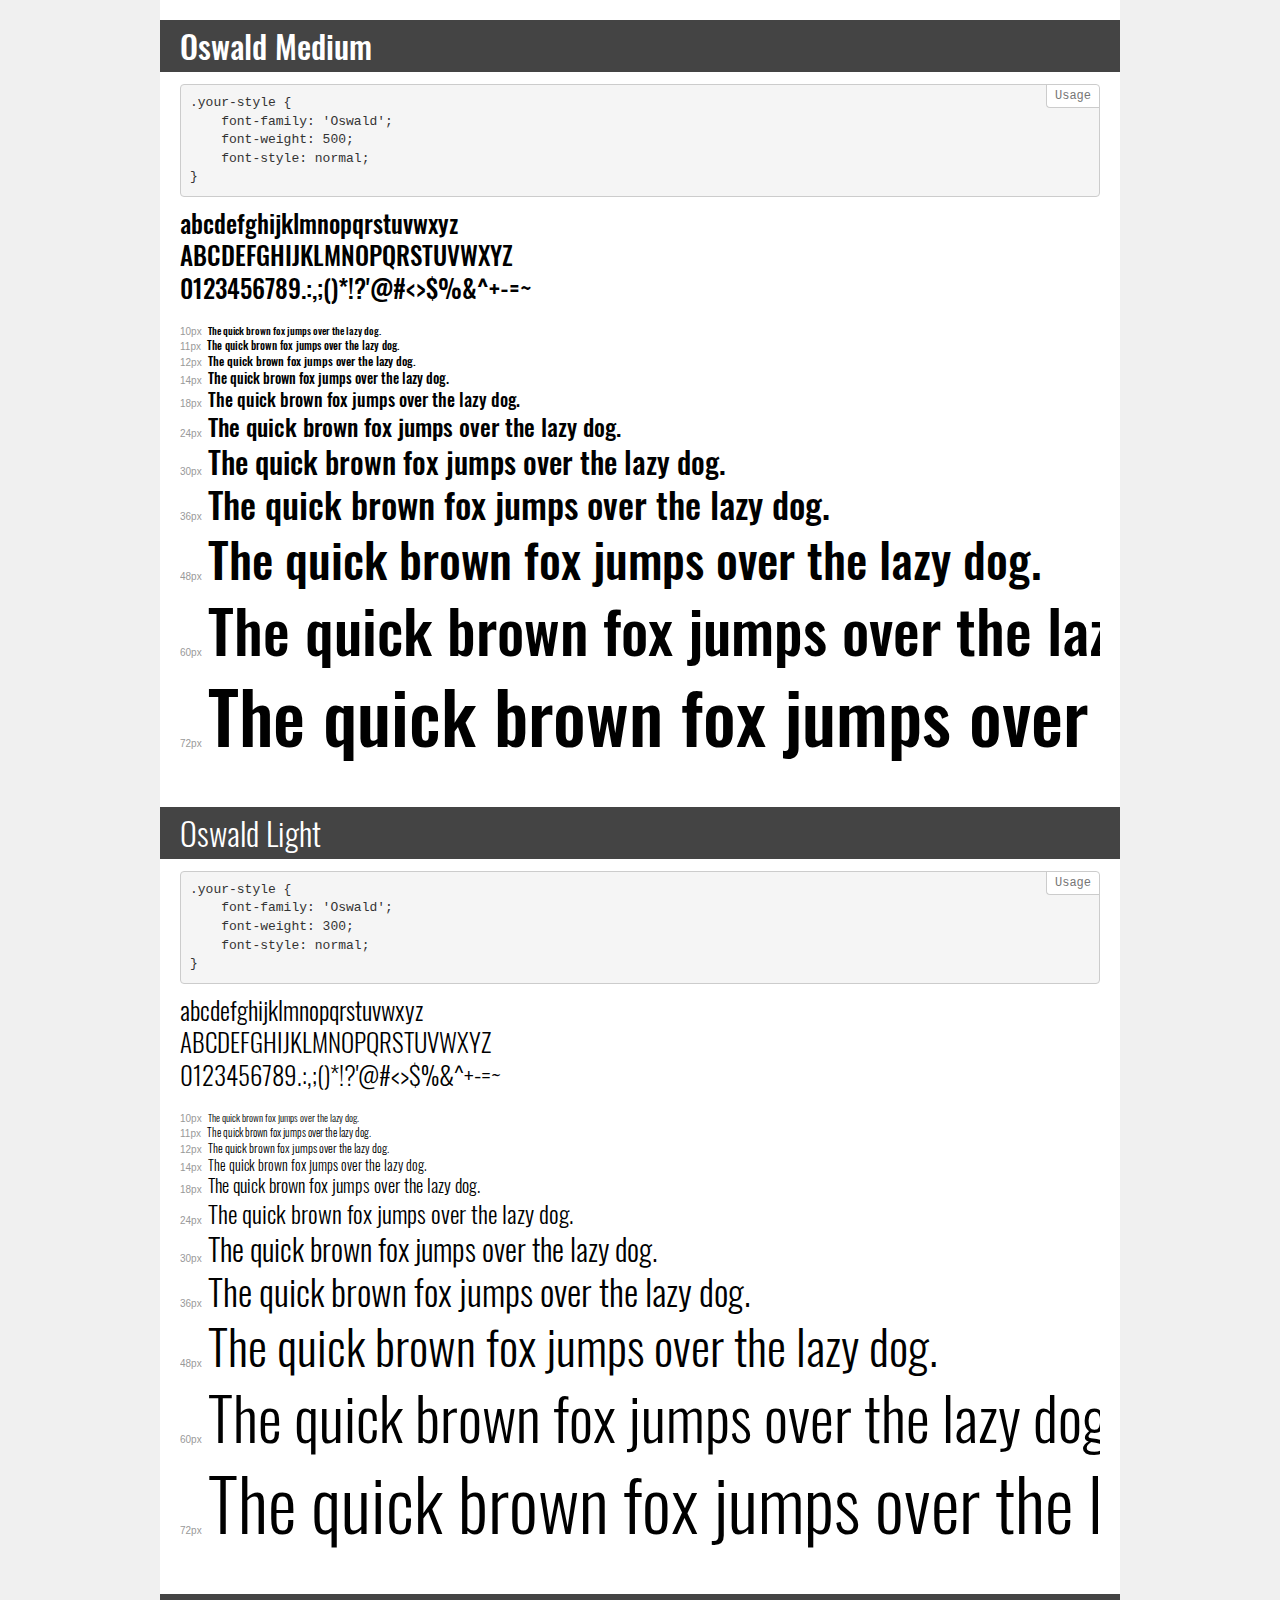
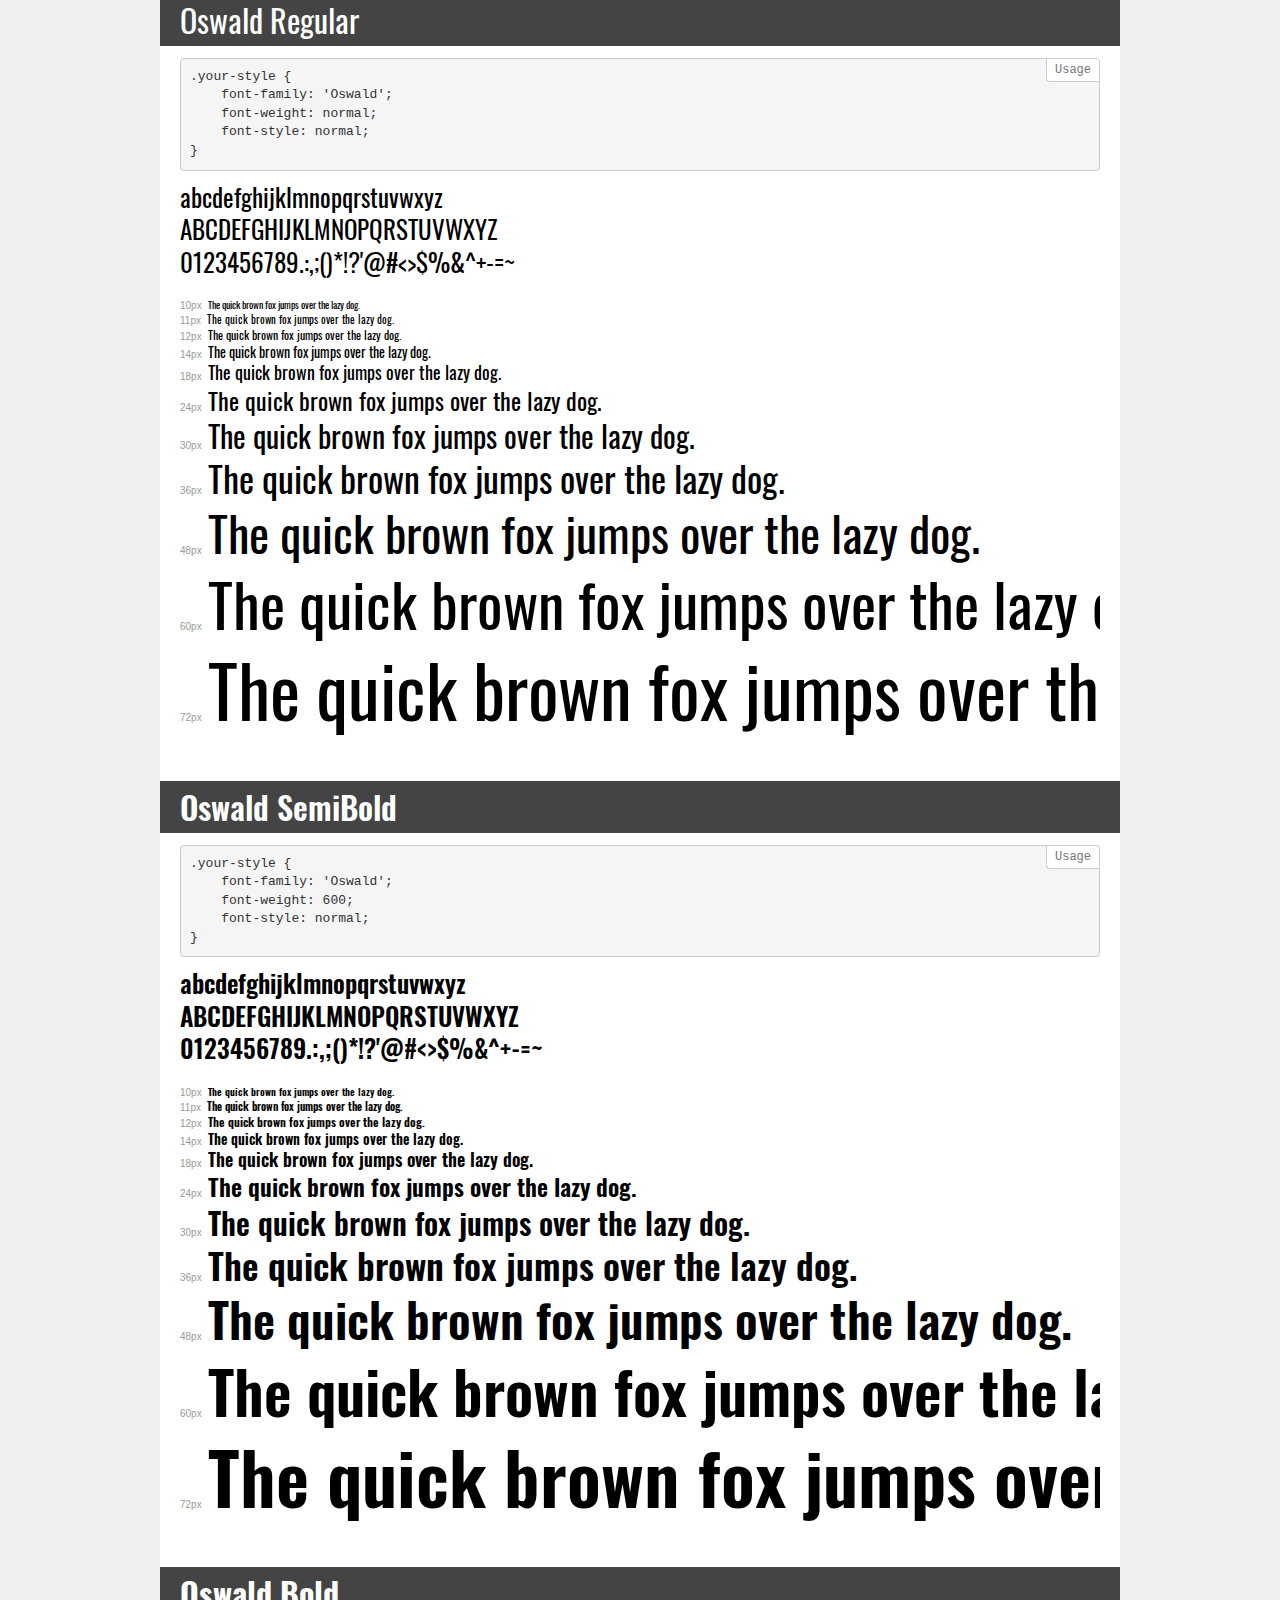
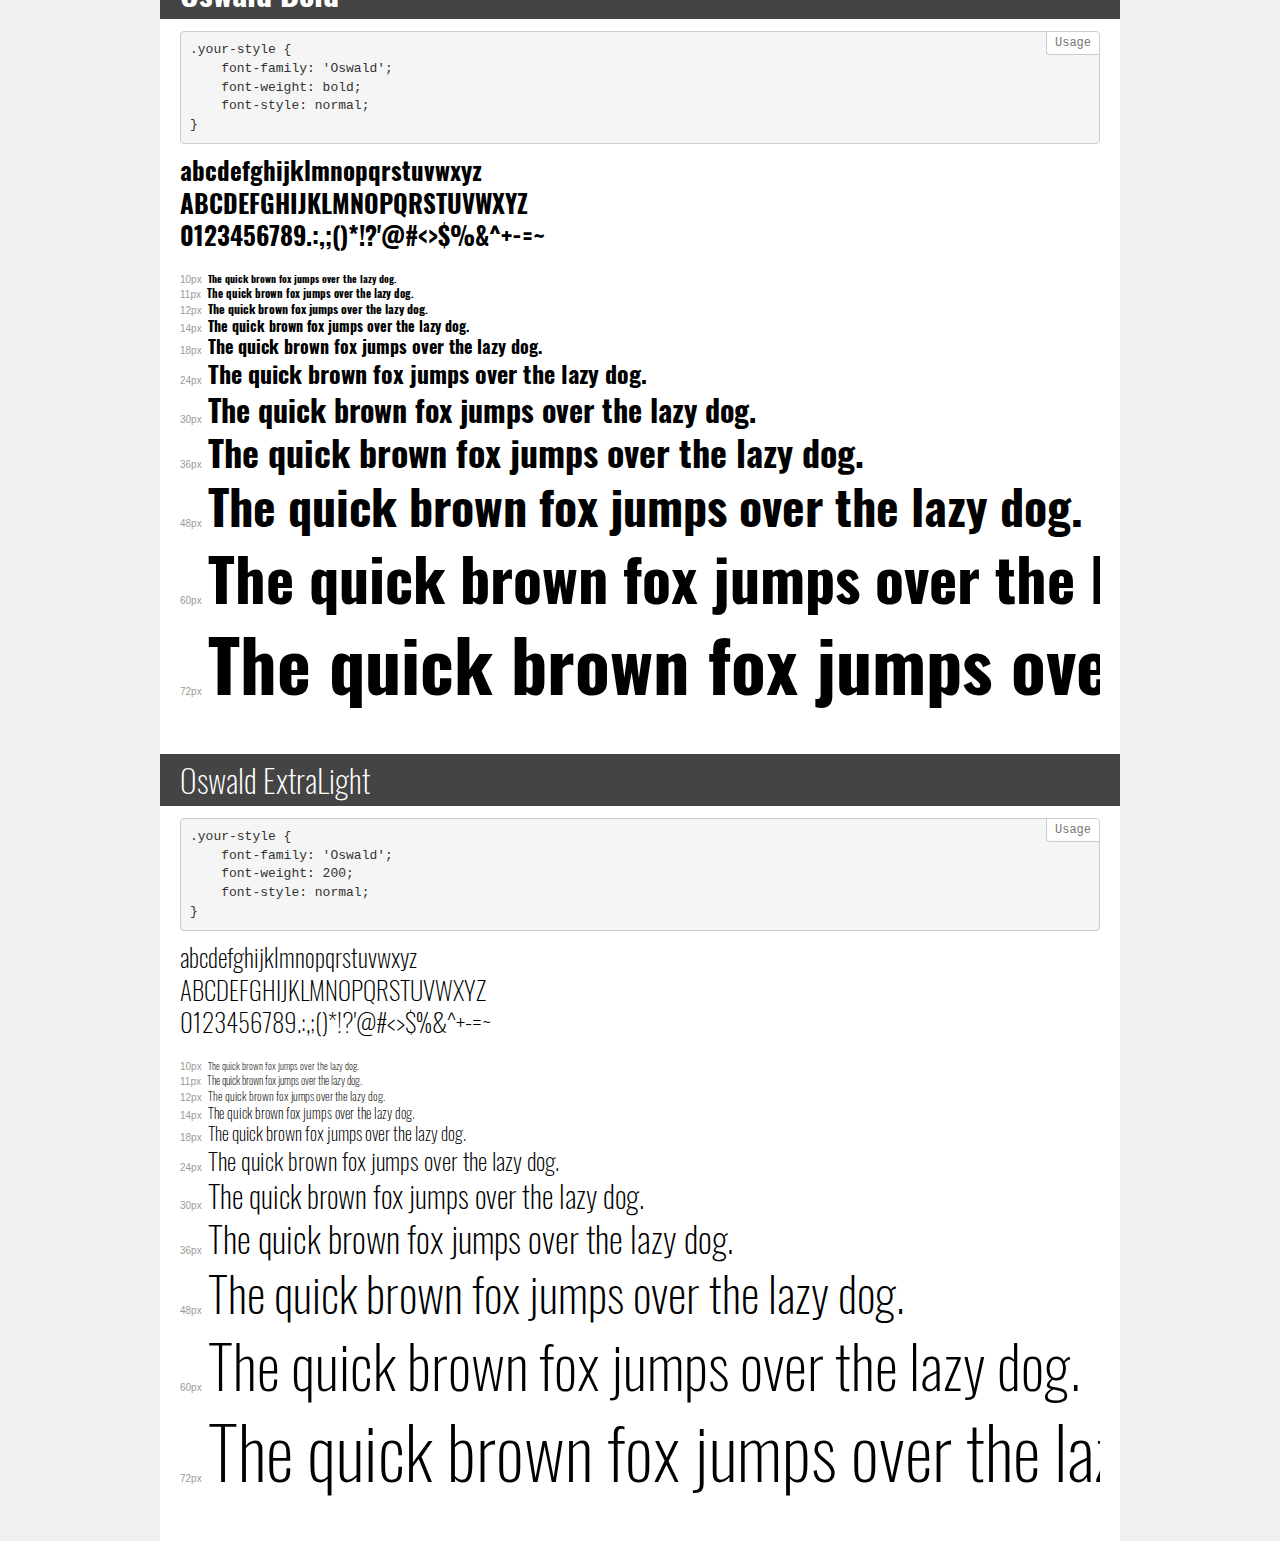
<file: fonts/Oswald/demo.html>
<!DOCTYPE html>
<html lang="en">
<head>
    <meta charset="utf-8">
    <meta http-equiv="X-UA-Compatible" content="IE=edge">
    <meta name="viewport" content="width=device-width, initial-scale=1">
    <meta name="robots" content="noindex, noarchive">
    <meta name="format-detection" content="telephone=no">
    <title>Transfonter demo</title>
    <link href="stylesheet.css" rel="stylesheet">
    <style>
        /*
        http://meyerweb.com/eric/tools/css/reset/
        v2.0 | 20110126
        License: none (public domain)
        */
        html, body, div, span, applet, object, iframe,
        h1, h2, h3, h4, h5, h6, p, blockquote, pre,
        a, abbr, acronym, address, big, cite, code,
        del, dfn, em, img, ins, kbd, q, s, samp,
        small, strike, strong, sub, sup, tt, var,
        b, u, i, center,
        dl, dt, dd, ol, ul, li,
        fieldset, form, label, legend,
        table, caption, tbody, tfoot, thead, tr, th, td,
        article, aside, canvas, details, embed,
        figure, figcaption, footer, header, hgroup,
        menu, nav, output, ruby, section, summary,
        time, mark, audio, video {
            margin: 0;
            padding: 0;
            border: 0;
            font-size: 100%;
            font: inherit;
            vertical-align: baseline;
        }
        /* HTML5 display-role reset for older browsers */
        article, aside, details, figcaption, figure,
        footer, header, hgroup, menu, nav, section {
            display: block;
        }
        body {
            line-height: 1;
        }
        ol, ul {
            list-style: none;
        }
        blockquote, q {
            quotes: none;
        }
        blockquote:before, blockquote:after,
        q:before, q:after {
            content: '';
            content: none;
        }
        table {
            border-collapse: collapse;
            border-spacing: 0;
        }
        /* demo styles */
        body {
            background: #f0f0f0;
            color: #000;
        }
        .page {
            background: #fff;
            width: 920px;
            margin: 0 auto;
            padding: 20px 20px 0 20px;
            overflow: hidden;
        }
        .font-container {
            overflow-x: auto;
            overflow-y: hidden;
            margin-bottom: 40px;
            line-height: 1.3;
            white-space: nowrap;
            padding-bottom: 5px;
        }
        h1 {
            position: relative;
            background: #444;
            font-size: 32px;
            color: #fff;
            padding: 10px 20px;
            margin: 0 -20px 12px -20px;
        }
        .letters {
            font-size: 25px;
            margin-bottom: 20px;
        }
        .s10:before {
            content: '10px';
        }
        .s11:before {
            content: '11px';
        }
        .s12:before {
            content: '12px';
        }
        .s14:before {
            content: '14px';
        }
        .s18:before {
            content: '18px';
        }
        .s24:before {
            content: '24px';
        }
        .s30:before {
            content: '30px';
        }
        .s36:before {
            content: '36px';
        }
        .s48:before {
            content: '48px';
        }
        .s60:before {
            content: '60px';
        }
        .s72:before {
            content: '72px';
        }
        .s10:before, .s11:before, .s12:before, .s14:before,
        .s18:before, .s24:before, .s30:before, .s36:before,
        .s48:before, .s60:before, .s72:before {
            font-family: Arial, sans-serif;
            font-size: 10px;
            font-weight: normal;
            font-style: normal;
            color: #999;
            padding-right: 6px;
        }
        pre {
            display: block;
            position: relative;
            padding: 9px;
            margin: 0 0 10px;
            font-family: Monaco, Menlo, Consolas, "Courier New", monospace;
            font-size: 13px;
            line-height: 1.428571429;
            color: #333;
            font-weight: normal;
            font-style: normal;
            background-color: #f5f5f5;
            border: 1px solid #ccc;
            overflow-x: auto;
            border-radius: 4px;
        }
        pre:after {
            display: block;
            position: absolute;
            right: 0;
            top: 0;
            content: 'Usage';
            line-height: 1;
            padding: 5px 8px;
            font-size: 12px;
            color: #767676;
            background-color: #fff;
            border: 1px solid #ccc;
            border-right: none;
            border-top: none;
            border-radius: 0 4px 0 4px;
            z-index: 10;
        }
        /* responsive */
        @media (max-width: 959px) {
            .page {
                width: auto;
                margin: 0;
            }
        }
    </style>
</head>
<body>
<div class="page">
    <div class="demo">
        <h1 style="font-family: 'Oswald'; font-weight: 500; font-style: normal;">Oswald Medium</h1>
        <pre>.your-style {
    font-family: 'Oswald';
    font-weight: 500;
    font-style: normal;
}</pre>
        <div class="font-container" style="font-family: 'Oswald'; font-weight: 500; font-style: normal;">
            <p class="letters">
                abcdefghijklmnopqrstuvwxyz<br>
ABCDEFGHIJKLMNOPQRSTUVWXYZ<br>
                0123456789.:,;()*!?'@#<>$%&^+-=~
            </p>
            <p class="s10" style="font-size: 10px;">The quick brown fox jumps over the lazy dog.</p>
            <p class="s11" style="font-size: 11px;">The quick brown fox jumps over the lazy dog.</p>
            <p class="s12" style="font-size: 12px;">The quick brown fox jumps over the lazy dog.</p>
            <p class="s14" style="font-size: 14px;">The quick brown fox jumps over the lazy dog.</p>
            <p class="s18" style="font-size: 18px;">The quick brown fox jumps over the lazy dog.</p>
            <p class="s24" style="font-size: 24px;">The quick brown fox jumps over the lazy dog.</p>
            <p class="s30" style="font-size: 30px;">The quick brown fox jumps over the lazy dog.</p>
            <p class="s36" style="font-size: 36px;">The quick brown fox jumps over the lazy dog.</p>
            <p class="s48" style="font-size: 48px;">The quick brown fox jumps over the lazy dog.</p>
            <p class="s60" style="font-size: 60px;">The quick brown fox jumps over the lazy dog.</p>
            <p class="s72" style="font-size: 72px;">The quick brown fox jumps over the lazy dog.</p>
        </div>
    </div>
    <div class="demo">
        <h1 style="font-family: 'Oswald'; font-weight: 300; font-style: normal;">Oswald Light</h1>
        <pre>.your-style {
    font-family: 'Oswald';
    font-weight: 300;
    font-style: normal;
}</pre>
        <div class="font-container" style="font-family: 'Oswald'; font-weight: 300; font-style: normal;">
            <p class="letters">
                abcdefghijklmnopqrstuvwxyz<br>
ABCDEFGHIJKLMNOPQRSTUVWXYZ<br>
                0123456789.:,;()*!?'@#<>$%&^+-=~
            </p>
            <p class="s10" style="font-size: 10px;">The quick brown fox jumps over the lazy dog.</p>
            <p class="s11" style="font-size: 11px;">The quick brown fox jumps over the lazy dog.</p>
            <p class="s12" style="font-size: 12px;">The quick brown fox jumps over the lazy dog.</p>
            <p class="s14" style="font-size: 14px;">The quick brown fox jumps over the lazy dog.</p>
            <p class="s18" style="font-size: 18px;">The quick brown fox jumps over the lazy dog.</p>
            <p class="s24" style="font-size: 24px;">The quick brown fox jumps over the lazy dog.</p>
            <p class="s30" style="font-size: 30px;">The quick brown fox jumps over the lazy dog.</p>
            <p class="s36" style="font-size: 36px;">The quick brown fox jumps over the lazy dog.</p>
            <p class="s48" style="font-size: 48px;">The quick brown fox jumps over the lazy dog.</p>
            <p class="s60" style="font-size: 60px;">The quick brown fox jumps over the lazy dog.</p>
            <p class="s72" style="font-size: 72px;">The quick brown fox jumps over the lazy dog.</p>
        </div>
    </div>
    <div class="demo">
        <h1 style="font-family: 'Oswald'; font-weight: normal; font-style: normal;">Oswald Regular</h1>
        <pre>.your-style {
    font-family: 'Oswald';
    font-weight: normal;
    font-style: normal;
}</pre>
        <div class="font-container" style="font-family: 'Oswald'; font-weight: normal; font-style: normal;">
            <p class="letters">
                abcdefghijklmnopqrstuvwxyz<br>
ABCDEFGHIJKLMNOPQRSTUVWXYZ<br>
                0123456789.:,;()*!?'@#<>$%&^+-=~
            </p>
            <p class="s10" style="font-size: 10px;">The quick brown fox jumps over the lazy dog.</p>
            <p class="s11" style="font-size: 11px;">The quick brown fox jumps over the lazy dog.</p>
            <p class="s12" style="font-size: 12px;">The quick brown fox jumps over the lazy dog.</p>
            <p class="s14" style="font-size: 14px;">The quick brown fox jumps over the lazy dog.</p>
            <p class="s18" style="font-size: 18px;">The quick brown fox jumps over the lazy dog.</p>
            <p class="s24" style="font-size: 24px;">The quick brown fox jumps over the lazy dog.</p>
            <p class="s30" style="font-size: 30px;">The quick brown fox jumps over the lazy dog.</p>
            <p class="s36" style="font-size: 36px;">The quick brown fox jumps over the lazy dog.</p>
            <p class="s48" style="font-size: 48px;">The quick brown fox jumps over the lazy dog.</p>
            <p class="s60" style="font-size: 60px;">The quick brown fox jumps over the lazy dog.</p>
            <p class="s72" style="font-size: 72px;">The quick brown fox jumps over the lazy dog.</p>
        </div>
    </div>
    <div class="demo">
        <h1 style="font-family: 'Oswald'; font-weight: 600; font-style: normal;">Oswald SemiBold</h1>
        <pre>.your-style {
    font-family: 'Oswald';
    font-weight: 600;
    font-style: normal;
}</pre>
        <div class="font-container" style="font-family: 'Oswald'; font-weight: 600; font-style: normal;">
            <p class="letters">
                abcdefghijklmnopqrstuvwxyz<br>
ABCDEFGHIJKLMNOPQRSTUVWXYZ<br>
                0123456789.:,;()*!?'@#<>$%&^+-=~
            </p>
            <p class="s10" style="font-size: 10px;">The quick brown fox jumps over the lazy dog.</p>
            <p class="s11" style="font-size: 11px;">The quick brown fox jumps over the lazy dog.</p>
            <p class="s12" style="font-size: 12px;">The quick brown fox jumps over the lazy dog.</p>
            <p class="s14" style="font-size: 14px;">The quick brown fox jumps over the lazy dog.</p>
            <p class="s18" style="font-size: 18px;">The quick brown fox jumps over the lazy dog.</p>
            <p class="s24" style="font-size: 24px;">The quick brown fox jumps over the lazy dog.</p>
            <p class="s30" style="font-size: 30px;">The quick brown fox jumps over the lazy dog.</p>
            <p class="s36" style="font-size: 36px;">The quick brown fox jumps over the lazy dog.</p>
            <p class="s48" style="font-size: 48px;">The quick brown fox jumps over the lazy dog.</p>
            <p class="s60" style="font-size: 60px;">The quick brown fox jumps over the lazy dog.</p>
            <p class="s72" style="font-size: 72px;">The quick brown fox jumps over the lazy dog.</p>
        </div>
    </div>
    <div class="demo">
        <h1 style="font-family: 'Oswald'; font-weight: bold; font-style: normal;">Oswald Bold</h1>
        <pre>.your-style {
    font-family: 'Oswald';
    font-weight: bold;
    font-style: normal;
}</pre>
        <div class="font-container" style="font-family: 'Oswald'; font-weight: bold; font-style: normal;">
            <p class="letters">
                abcdefghijklmnopqrstuvwxyz<br>
ABCDEFGHIJKLMNOPQRSTUVWXYZ<br>
                0123456789.:,;()*!?'@#<>$%&^+-=~
            </p>
            <p class="s10" style="font-size: 10px;">The quick brown fox jumps over the lazy dog.</p>
            <p class="s11" style="font-size: 11px;">The quick brown fox jumps over the lazy dog.</p>
            <p class="s12" style="font-size: 12px;">The quick brown fox jumps over the lazy dog.</p>
            <p class="s14" style="font-size: 14px;">The quick brown fox jumps over the lazy dog.</p>
            <p class="s18" style="font-size: 18px;">The quick brown fox jumps over the lazy dog.</p>
            <p class="s24" style="font-size: 24px;">The quick brown fox jumps over the lazy dog.</p>
            <p class="s30" style="font-size: 30px;">The quick brown fox jumps over the lazy dog.</p>
            <p class="s36" style="font-size: 36px;">The quick brown fox jumps over the lazy dog.</p>
            <p class="s48" style="font-size: 48px;">The quick brown fox jumps over the lazy dog.</p>
            <p class="s60" style="font-size: 60px;">The quick brown fox jumps over the lazy dog.</p>
            <p class="s72" style="font-size: 72px;">The quick brown fox jumps over the lazy dog.</p>
        </div>
    </div>
    <div class="demo">
        <h1 style="font-family: 'Oswald'; font-weight: 200; font-style: normal;">Oswald ExtraLight</h1>
        <pre>.your-style {
    font-family: 'Oswald';
    font-weight: 200;
    font-style: normal;
}</pre>
        <div class="font-container" style="font-family: 'Oswald'; font-weight: 200; font-style: normal;">
            <p class="letters">
                abcdefghijklmnopqrstuvwxyz<br>
ABCDEFGHIJKLMNOPQRSTUVWXYZ<br>
                0123456789.:,;()*!?'@#<>$%&^+-=~
            </p>
            <p class="s10" style="font-size: 10px;">The quick brown fox jumps over the lazy dog.</p>
            <p class="s11" style="font-size: 11px;">The quick brown fox jumps over the lazy dog.</p>
            <p class="s12" style="font-size: 12px;">The quick brown fox jumps over the lazy dog.</p>
            <p class="s14" style="font-size: 14px;">The quick brown fox jumps over the lazy dog.</p>
            <p class="s18" style="font-size: 18px;">The quick brown fox jumps over the lazy dog.</p>
            <p class="s24" style="font-size: 24px;">The quick brown fox jumps over the lazy dog.</p>
            <p class="s30" style="font-size: 30px;">The quick brown fox jumps over the lazy dog.</p>
            <p class="s36" style="font-size: 36px;">The quick brown fox jumps over the lazy dog.</p>
            <p class="s48" style="font-size: 48px;">The quick brown fox jumps over the lazy dog.</p>
            <p class="s60" style="font-size: 60px;">The quick brown fox jumps over the lazy dog.</p>
            <p class="s72" style="font-size: 72px;">The quick brown fox jumps over the lazy dog.</p>
        </div>
    </div>
</div>
</body>
</html>
</file>
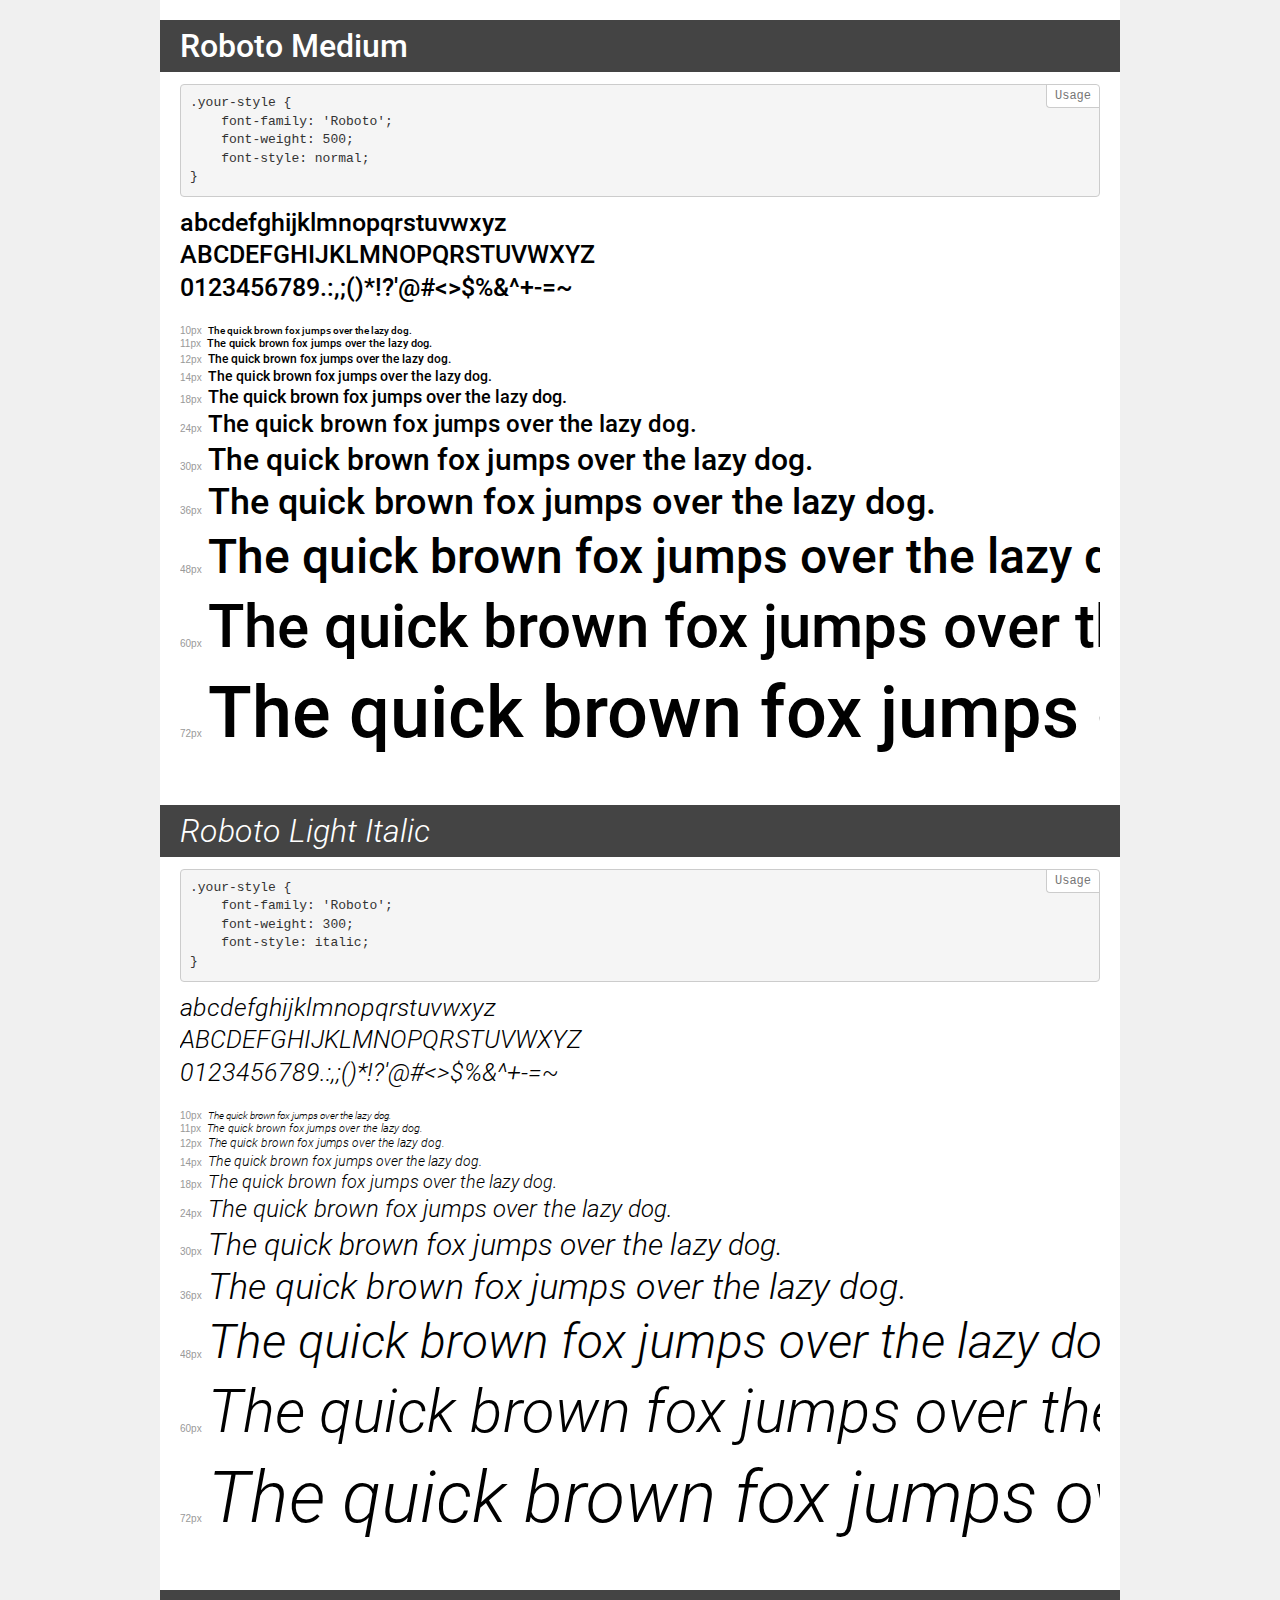
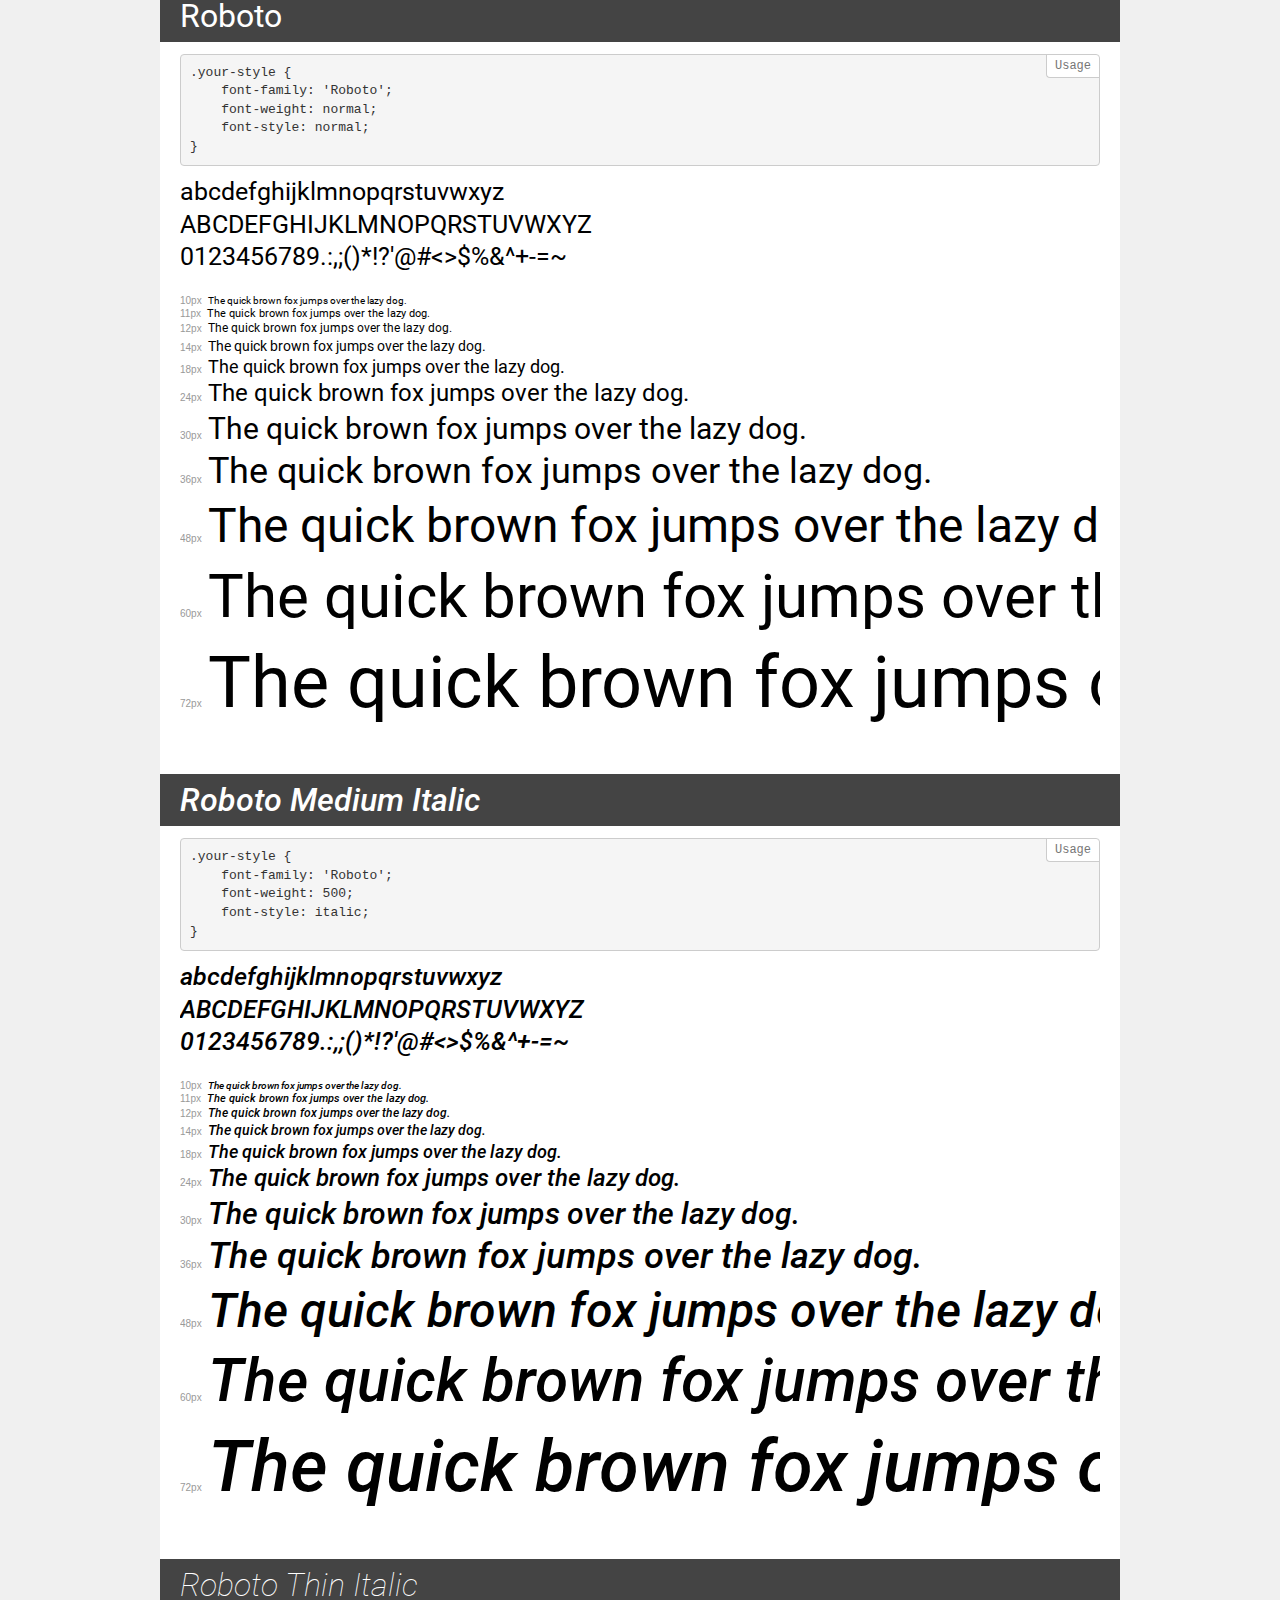
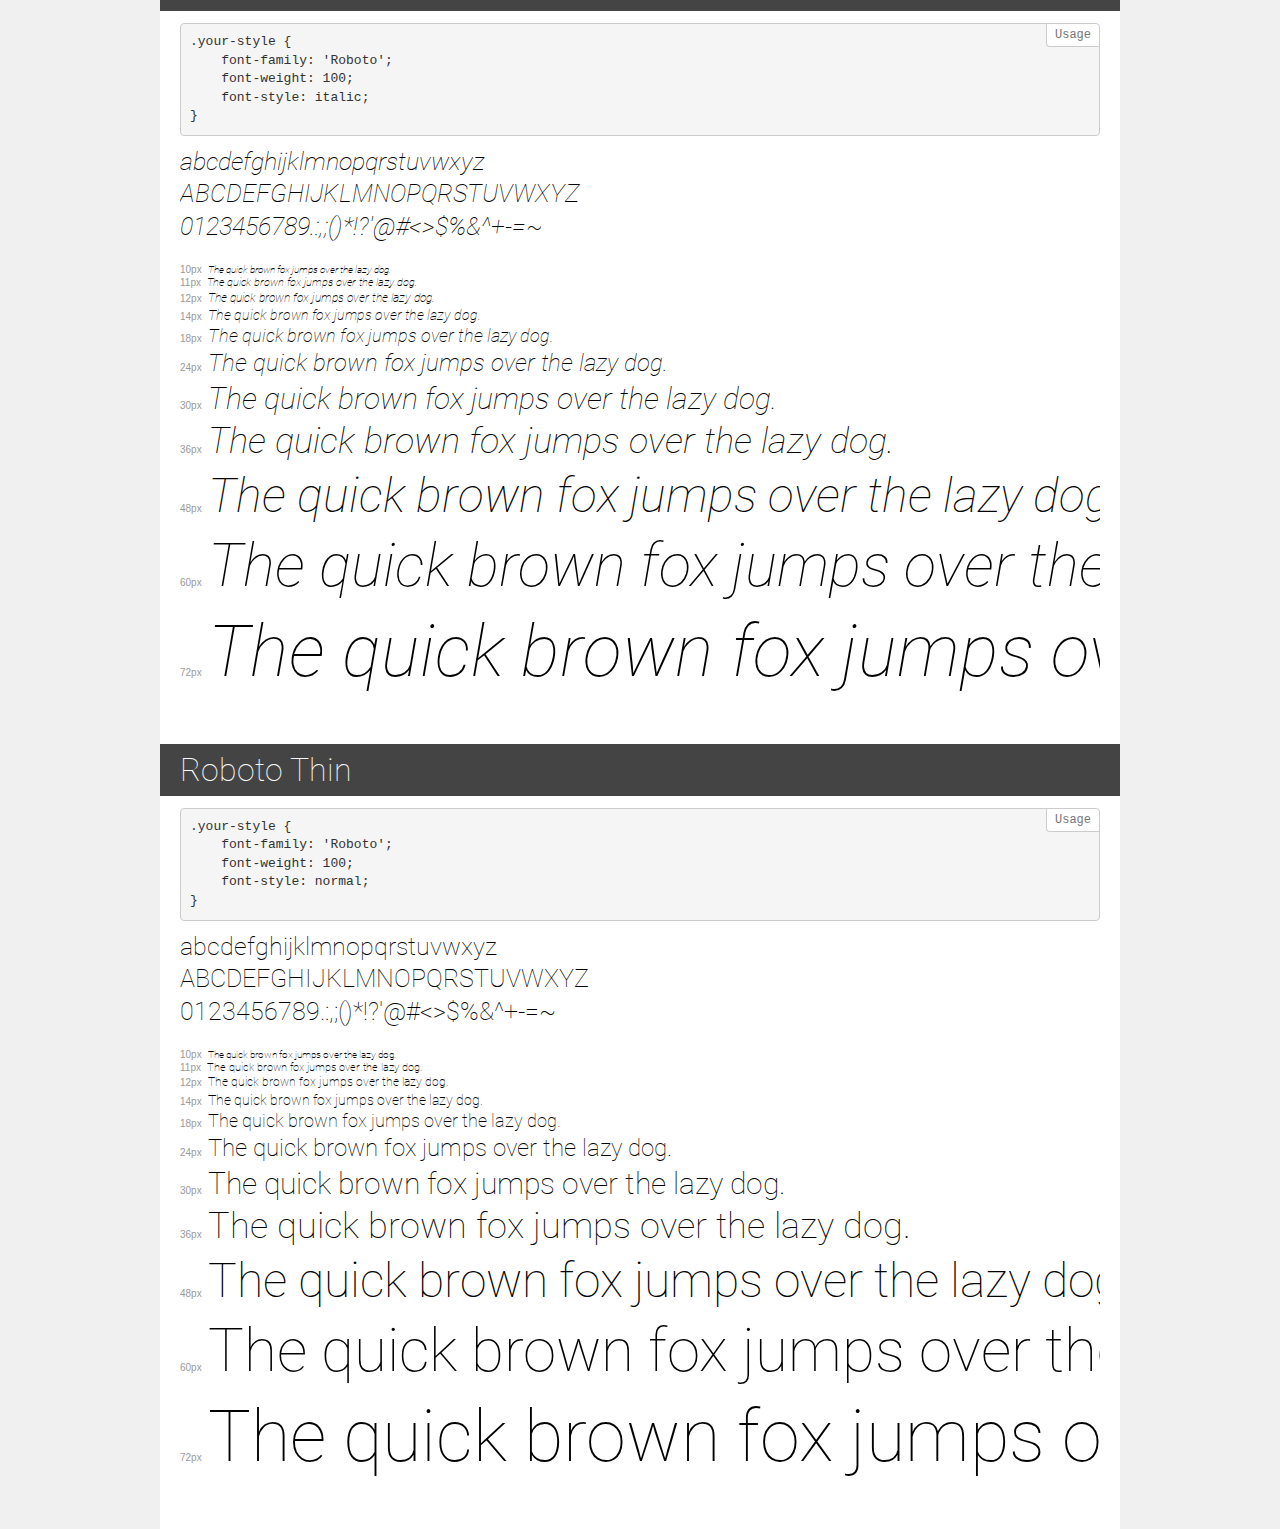
<file: fonts/Roboto/demo.html>
<!DOCTYPE html>
<html lang="en">
<head>
    <meta charset="utf-8">
    <meta http-equiv="X-UA-Compatible" content="IE=edge">
    <meta name="viewport" content="width=device-width, initial-scale=1">
    <meta name="robots" content="noindex, noarchive">
    <meta name="format-detection" content="telephone=no">
    <title>Transfonter demo</title>
    <link href="stylesheet.css" rel="stylesheet">
    <style>
        /*
        http://meyerweb.com/eric/tools/css/reset/
        v2.0 | 20110126
        License: none (public domain)
        */
        html, body, div, span, applet, object, iframe,
        h1, h2, h3, h4, h5, h6, p, blockquote, pre,
        a, abbr, acronym, address, big, cite, code,
        del, dfn, em, img, ins, kbd, q, s, samp,
        small, strike, strong, sub, sup, tt, var,
        b, u, i, center,
        dl, dt, dd, ol, ul, li,
        fieldset, form, label, legend,
        table, caption, tbody, tfoot, thead, tr, th, td,
        article, aside, canvas, details, embed,
        figure, figcaption, footer, header, hgroup,
        menu, nav, output, ruby, section, summary,
        time, mark, audio, video {
            margin: 0;
            padding: 0;
            border: 0;
            font-size: 100%;
            font: inherit;
            vertical-align: baseline;
        }
        /* HTML5 display-role reset for older browsers */
        article, aside, details, figcaption, figure,
        footer, header, hgroup, menu, nav, section {
            display: block;
        }
        body {
            line-height: 1;
        }
        ol, ul {
            list-style: none;
        }
        blockquote, q {
            quotes: none;
        }
        blockquote:before, blockquote:after,
        q:before, q:after {
            content: '';
            content: none;
        }
        table {
            border-collapse: collapse;
            border-spacing: 0;
        }
        /* demo styles */
        body {
            background: #f0f0f0;
            color: #000;
        }
        .page {
            background: #fff;
            width: 920px;
            margin: 0 auto;
            padding: 20px 20px 0 20px;
            overflow: hidden;
        }
        .font-container {
            overflow-x: auto;
            overflow-y: hidden;
            margin-bottom: 40px;
            line-height: 1.3;
            white-space: nowrap;
            padding-bottom: 5px;
        }
        h1 {
            position: relative;
            background: #444;
            font-size: 32px;
            color: #fff;
            padding: 10px 20px;
            margin: 0 -20px 12px -20px;
        }
        .letters {
            font-size: 25px;
            margin-bottom: 20px;
        }
        .s10:before {
            content: '10px';
        }
        .s11:before {
            content: '11px';
        }
        .s12:before {
            content: '12px';
        }
        .s14:before {
            content: '14px';
        }
        .s18:before {
            content: '18px';
        }
        .s24:before {
            content: '24px';
        }
        .s30:before {
            content: '30px';
        }
        .s36:before {
            content: '36px';
        }
        .s48:before {
            content: '48px';
        }
        .s60:before {
            content: '60px';
        }
        .s72:before {
            content: '72px';
        }
        .s10:before, .s11:before, .s12:before, .s14:before,
        .s18:before, .s24:before, .s30:before, .s36:before,
        .s48:before, .s60:before, .s72:before {
            font-family: Arial, sans-serif;
            font-size: 10px;
            font-weight: normal;
            font-style: normal;
            color: #999;
            padding-right: 6px;
        }
        pre {
            display: block;
            position: relative;
            padding: 9px;
            margin: 0 0 10px;
            font-family: Monaco, Menlo, Consolas, "Courier New", monospace;
            font-size: 13px;
            line-height: 1.428571429;
            color: #333;
            font-weight: normal;
            font-style: normal;
            background-color: #f5f5f5;
            border: 1px solid #ccc;
            overflow-x: auto;
            border-radius: 4px;
        }
        pre:after {
            display: block;
            position: absolute;
            right: 0;
            top: 0;
            content: 'Usage';
            line-height: 1;
            padding: 5px 8px;
            font-size: 12px;
            color: #767676;
            background-color: #fff;
            border: 1px solid #ccc;
            border-right: none;
            border-top: none;
            border-radius: 0 4px 0 4px;
            z-index: 10;
        }
        /* responsive */
        @media (max-width: 959px) {
            .page {
                width: auto;
                margin: 0;
            }
        }
    </style>
</head>
<body>
<div class="page">
    <div class="demo">
        <h1 style="font-family: 'Roboto'; font-weight: 500; font-style: normal;">Roboto Medium</h1>
        <pre>.your-style {
    font-family: 'Roboto';
    font-weight: 500;
    font-style: normal;
}</pre>
        <div class="font-container" style="font-family: 'Roboto'; font-weight: 500; font-style: normal;">
            <p class="letters">
                abcdefghijklmnopqrstuvwxyz<br>
ABCDEFGHIJKLMNOPQRSTUVWXYZ<br>
                0123456789.:,;()*!?'@#<>$%&^+-=~
            </p>
            <p class="s10" style="font-size: 10px;">The quick brown fox jumps over the lazy dog.</p>
            <p class="s11" style="font-size: 11px;">The quick brown fox jumps over the lazy dog.</p>
            <p class="s12" style="font-size: 12px;">The quick brown fox jumps over the lazy dog.</p>
            <p class="s14" style="font-size: 14px;">The quick brown fox jumps over the lazy dog.</p>
            <p class="s18" style="font-size: 18px;">The quick brown fox jumps over the lazy dog.</p>
            <p class="s24" style="font-size: 24px;">The quick brown fox jumps over the lazy dog.</p>
            <p class="s30" style="font-size: 30px;">The quick brown fox jumps over the lazy dog.</p>
            <p class="s36" style="font-size: 36px;">The quick brown fox jumps over the lazy dog.</p>
            <p class="s48" style="font-size: 48px;">The quick brown fox jumps over the lazy dog.</p>
            <p class="s60" style="font-size: 60px;">The quick brown fox jumps over the lazy dog.</p>
            <p class="s72" style="font-size: 72px;">The quick brown fox jumps over the lazy dog.</p>
        </div>
    </div>
    <div class="demo">
        <h1 style="font-family: 'Roboto'; font-weight: 300; font-style: italic;">Roboto Light Italic</h1>
        <pre>.your-style {
    font-family: 'Roboto';
    font-weight: 300;
    font-style: italic;
}</pre>
        <div class="font-container" style="font-family: 'Roboto'; font-weight: 300; font-style: italic;">
            <p class="letters">
                abcdefghijklmnopqrstuvwxyz<br>
ABCDEFGHIJKLMNOPQRSTUVWXYZ<br>
                0123456789.:,;()*!?'@#<>$%&^+-=~
            </p>
            <p class="s10" style="font-size: 10px;">The quick brown fox jumps over the lazy dog.</p>
            <p class="s11" style="font-size: 11px;">The quick brown fox jumps over the lazy dog.</p>
            <p class="s12" style="font-size: 12px;">The quick brown fox jumps over the lazy dog.</p>
            <p class="s14" style="font-size: 14px;">The quick brown fox jumps over the lazy dog.</p>
            <p class="s18" style="font-size: 18px;">The quick brown fox jumps over the lazy dog.</p>
            <p class="s24" style="font-size: 24px;">The quick brown fox jumps over the lazy dog.</p>
            <p class="s30" style="font-size: 30px;">The quick brown fox jumps over the lazy dog.</p>
            <p class="s36" style="font-size: 36px;">The quick brown fox jumps over the lazy dog.</p>
            <p class="s48" style="font-size: 48px;">The quick brown fox jumps over the lazy dog.</p>
            <p class="s60" style="font-size: 60px;">The quick brown fox jumps over the lazy dog.</p>
            <p class="s72" style="font-size: 72px;">The quick brown fox jumps over the lazy dog.</p>
        </div>
    </div>
    <div class="demo">
        <h1 style="font-family: 'Roboto'; font-weight: normal; font-style: normal;">Roboto</h1>
        <pre>.your-style {
    font-family: 'Roboto';
    font-weight: normal;
    font-style: normal;
}</pre>
        <div class="font-container" style="font-family: 'Roboto'; font-weight: normal; font-style: normal;">
            <p class="letters">
                abcdefghijklmnopqrstuvwxyz<br>
ABCDEFGHIJKLMNOPQRSTUVWXYZ<br>
                0123456789.:,;()*!?'@#<>$%&^+-=~
            </p>
            <p class="s10" style="font-size: 10px;">The quick brown fox jumps over the lazy dog.</p>
            <p class="s11" style="font-size: 11px;">The quick brown fox jumps over the lazy dog.</p>
            <p class="s12" style="font-size: 12px;">The quick brown fox jumps over the lazy dog.</p>
            <p class="s14" style="font-size: 14px;">The quick brown fox jumps over the lazy dog.</p>
            <p class="s18" style="font-size: 18px;">The quick brown fox jumps over the lazy dog.</p>
            <p class="s24" style="font-size: 24px;">The quick brown fox jumps over the lazy dog.</p>
            <p class="s30" style="font-size: 30px;">The quick brown fox jumps over the lazy dog.</p>
            <p class="s36" style="font-size: 36px;">The quick brown fox jumps over the lazy dog.</p>
            <p class="s48" style="font-size: 48px;">The quick brown fox jumps over the lazy dog.</p>
            <p class="s60" style="font-size: 60px;">The quick brown fox jumps over the lazy dog.</p>
            <p class="s72" style="font-size: 72px;">The quick brown fox jumps over the lazy dog.</p>
        </div>
    </div>
    <div class="demo">
        <h1 style="font-family: 'Roboto'; font-weight: 500; font-style: italic;">Roboto Medium Italic</h1>
        <pre>.your-style {
    font-family: 'Roboto';
    font-weight: 500;
    font-style: italic;
}</pre>
        <div class="font-container" style="font-family: 'Roboto'; font-weight: 500; font-style: italic;">
            <p class="letters">
                abcdefghijklmnopqrstuvwxyz<br>
ABCDEFGHIJKLMNOPQRSTUVWXYZ<br>
                0123456789.:,;()*!?'@#<>$%&^+-=~
            </p>
            <p class="s10" style="font-size: 10px;">The quick brown fox jumps over the lazy dog.</p>
            <p class="s11" style="font-size: 11px;">The quick brown fox jumps over the lazy dog.</p>
            <p class="s12" style="font-size: 12px;">The quick brown fox jumps over the lazy dog.</p>
            <p class="s14" style="font-size: 14px;">The quick brown fox jumps over the lazy dog.</p>
            <p class="s18" style="font-size: 18px;">The quick brown fox jumps over the lazy dog.</p>
            <p class="s24" style="font-size: 24px;">The quick brown fox jumps over the lazy dog.</p>
            <p class="s30" style="font-size: 30px;">The quick brown fox jumps over the lazy dog.</p>
            <p class="s36" style="font-size: 36px;">The quick brown fox jumps over the lazy dog.</p>
            <p class="s48" style="font-size: 48px;">The quick brown fox jumps over the lazy dog.</p>
            <p class="s60" style="font-size: 60px;">The quick brown fox jumps over the lazy dog.</p>
            <p class="s72" style="font-size: 72px;">The quick brown fox jumps over the lazy dog.</p>
        </div>
    </div>
    <div class="demo">
        <h1 style="font-family: 'Roboto'; font-weight: 100; font-style: italic;">Roboto Thin Italic</h1>
        <pre>.your-style {
    font-family: 'Roboto';
    font-weight: 100;
    font-style: italic;
}</pre>
        <div class="font-container" style="font-family: 'Roboto'; font-weight: 100; font-style: italic;">
            <p class="letters">
                abcdefghijklmnopqrstuvwxyz<br>
ABCDEFGHIJKLMNOPQRSTUVWXYZ<br>
                0123456789.:,;()*!?'@#<>$%&^+-=~
            </p>
            <p class="s10" style="font-size: 10px;">The quick brown fox jumps over the lazy dog.</p>
            <p class="s11" style="font-size: 11px;">The quick brown fox jumps over the lazy dog.</p>
            <p class="s12" style="font-size: 12px;">The quick brown fox jumps over the lazy dog.</p>
            <p class="s14" style="font-size: 14px;">The quick brown fox jumps over the lazy dog.</p>
            <p class="s18" style="font-size: 18px;">The quick brown fox jumps over the lazy dog.</p>
            <p class="s24" style="font-size: 24px;">The quick brown fox jumps over the lazy dog.</p>
            <p class="s30" style="font-size: 30px;">The quick brown fox jumps over the lazy dog.</p>
            <p class="s36" style="font-size: 36px;">The quick brown fox jumps over the lazy dog.</p>
            <p class="s48" style="font-size: 48px;">The quick brown fox jumps over the lazy dog.</p>
            <p class="s60" style="font-size: 60px;">The quick brown fox jumps over the lazy dog.</p>
            <p class="s72" style="font-size: 72px;">The quick brown fox jumps over the lazy dog.</p>
        </div>
    </div>
    <div class="demo">
        <h1 style="font-family: 'Roboto'; font-weight: 100; font-style: normal;">Roboto Thin</h1>
        <pre>.your-style {
    font-family: 'Roboto';
    font-weight: 100;
    font-style: normal;
}</pre>
        <div class="font-container" style="font-family: 'Roboto'; font-weight: 100; font-style: normal;">
            <p class="letters">
                abcdefghijklmnopqrstuvwxyz<br>
ABCDEFGHIJKLMNOPQRSTUVWXYZ<br>
                0123456789.:,;()*!?'@#<>$%&^+-=~
            </p>
            <p class="s10" style="font-size: 10px;">The quick brown fox jumps over the lazy dog.</p>
            <p class="s11" style="font-size: 11px;">The quick brown fox jumps over the lazy dog.</p>
            <p class="s12" style="font-size: 12px;">The quick brown fox jumps over the lazy dog.</p>
            <p class="s14" style="font-size: 14px;">The quick brown fox jumps over the lazy dog.</p>
            <p class="s18" style="font-size: 18px;">The quick brown fox jumps over the lazy dog.</p>
            <p class="s24" style="font-size: 24px;">The quick brown fox jumps over the lazy dog.</p>
            <p class="s30" style="font-size: 30px;">The quick brown fox jumps over the lazy dog.</p>
            <p class="s36" style="font-size: 36px;">The quick brown fox jumps over the lazy dog.</p>
            <p class="s48" style="font-size: 48px;">The quick brown fox jumps over the lazy dog.</p>
            <p class="s60" style="font-size: 60px;">The quick brown fox jumps over the lazy dog.</p>
            <p class="s72" style="font-size: 72px;">The quick brown fox jumps over the lazy dog.</p>
        </div>
    </div>
</div>
</body>
</html>
</file>
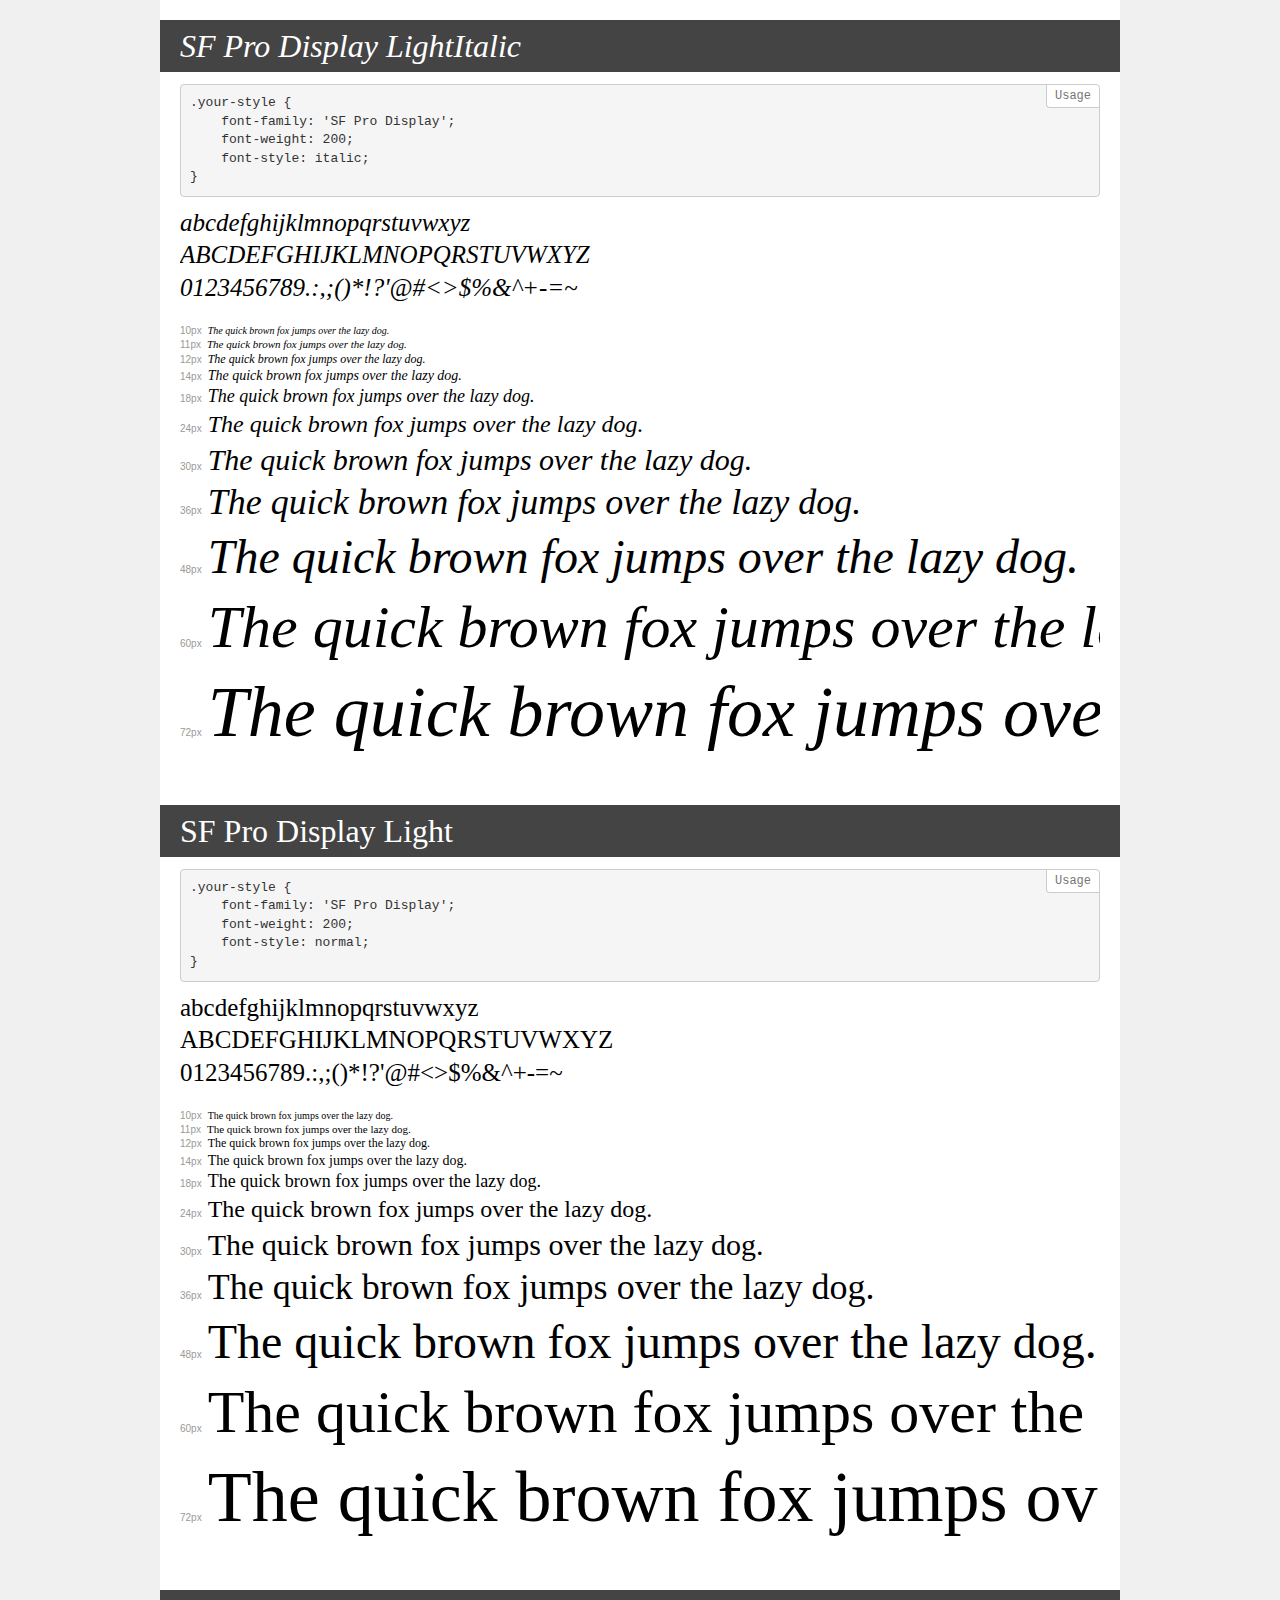
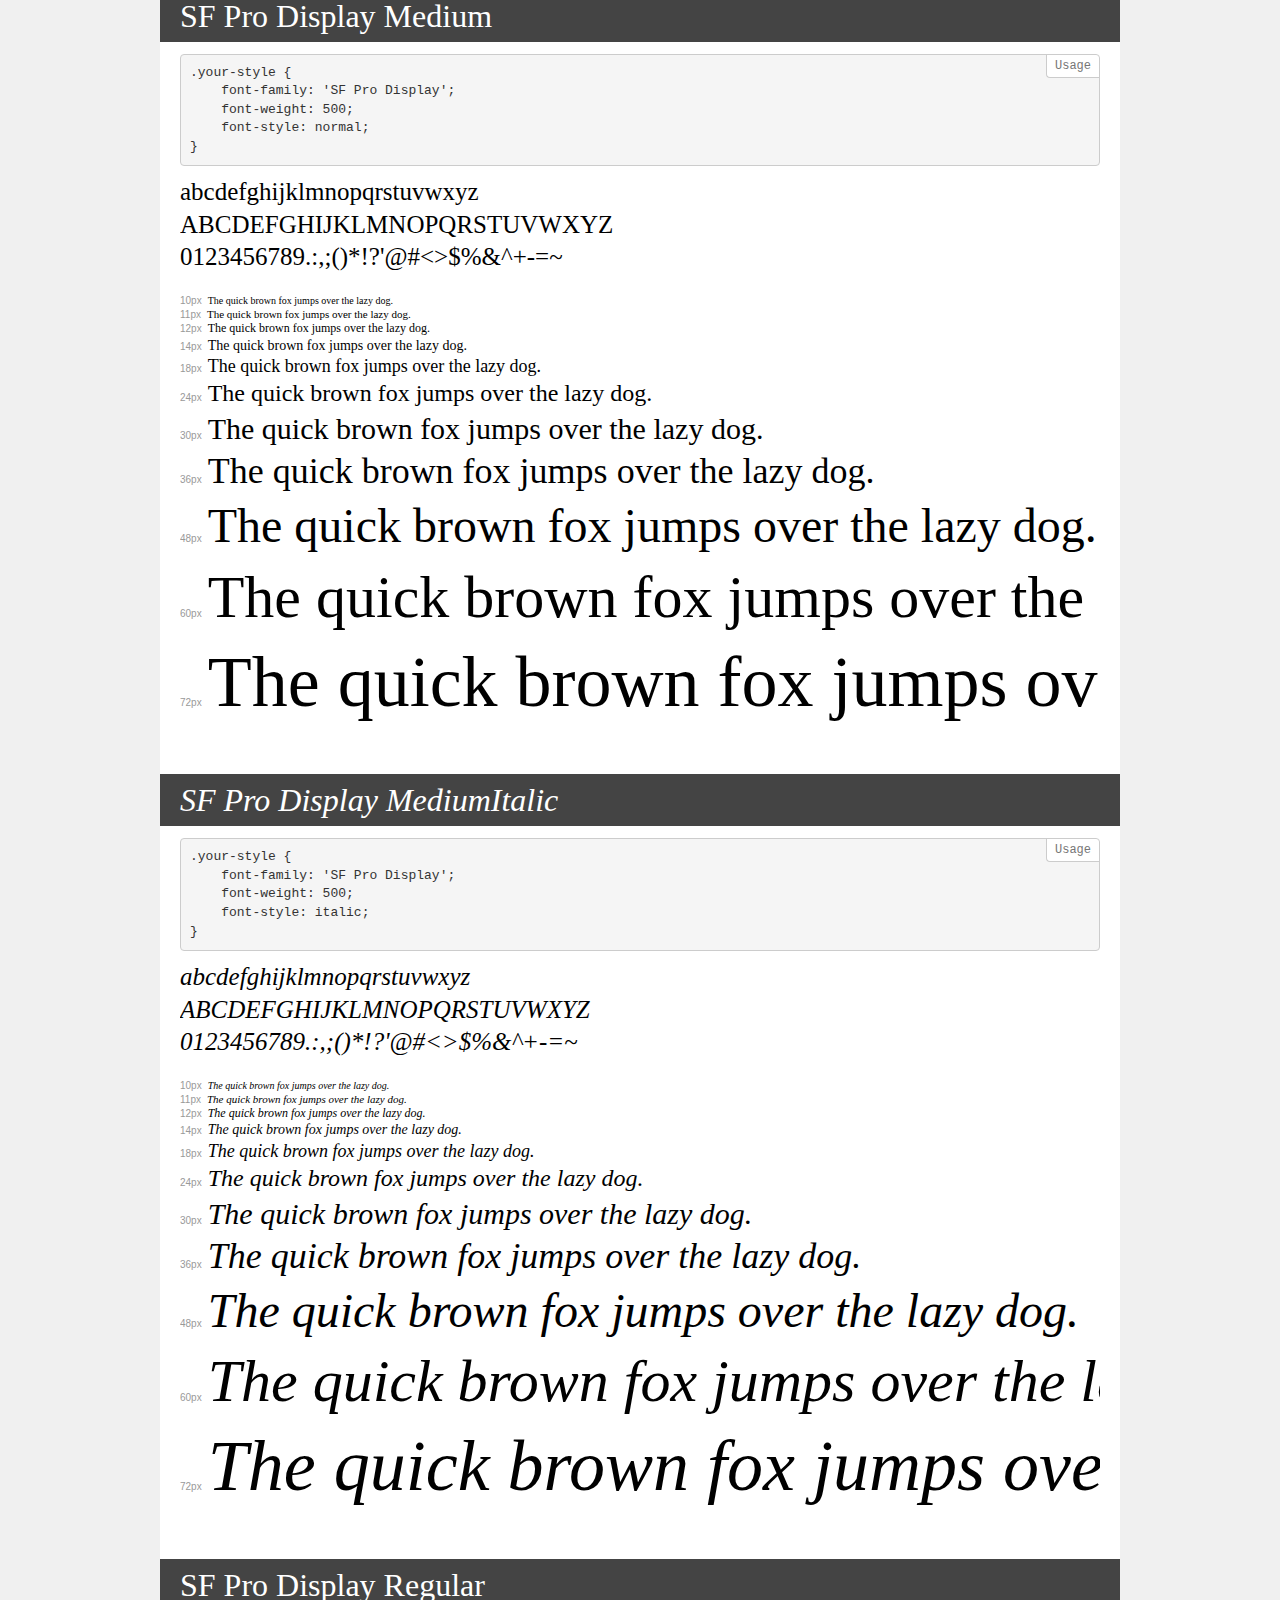
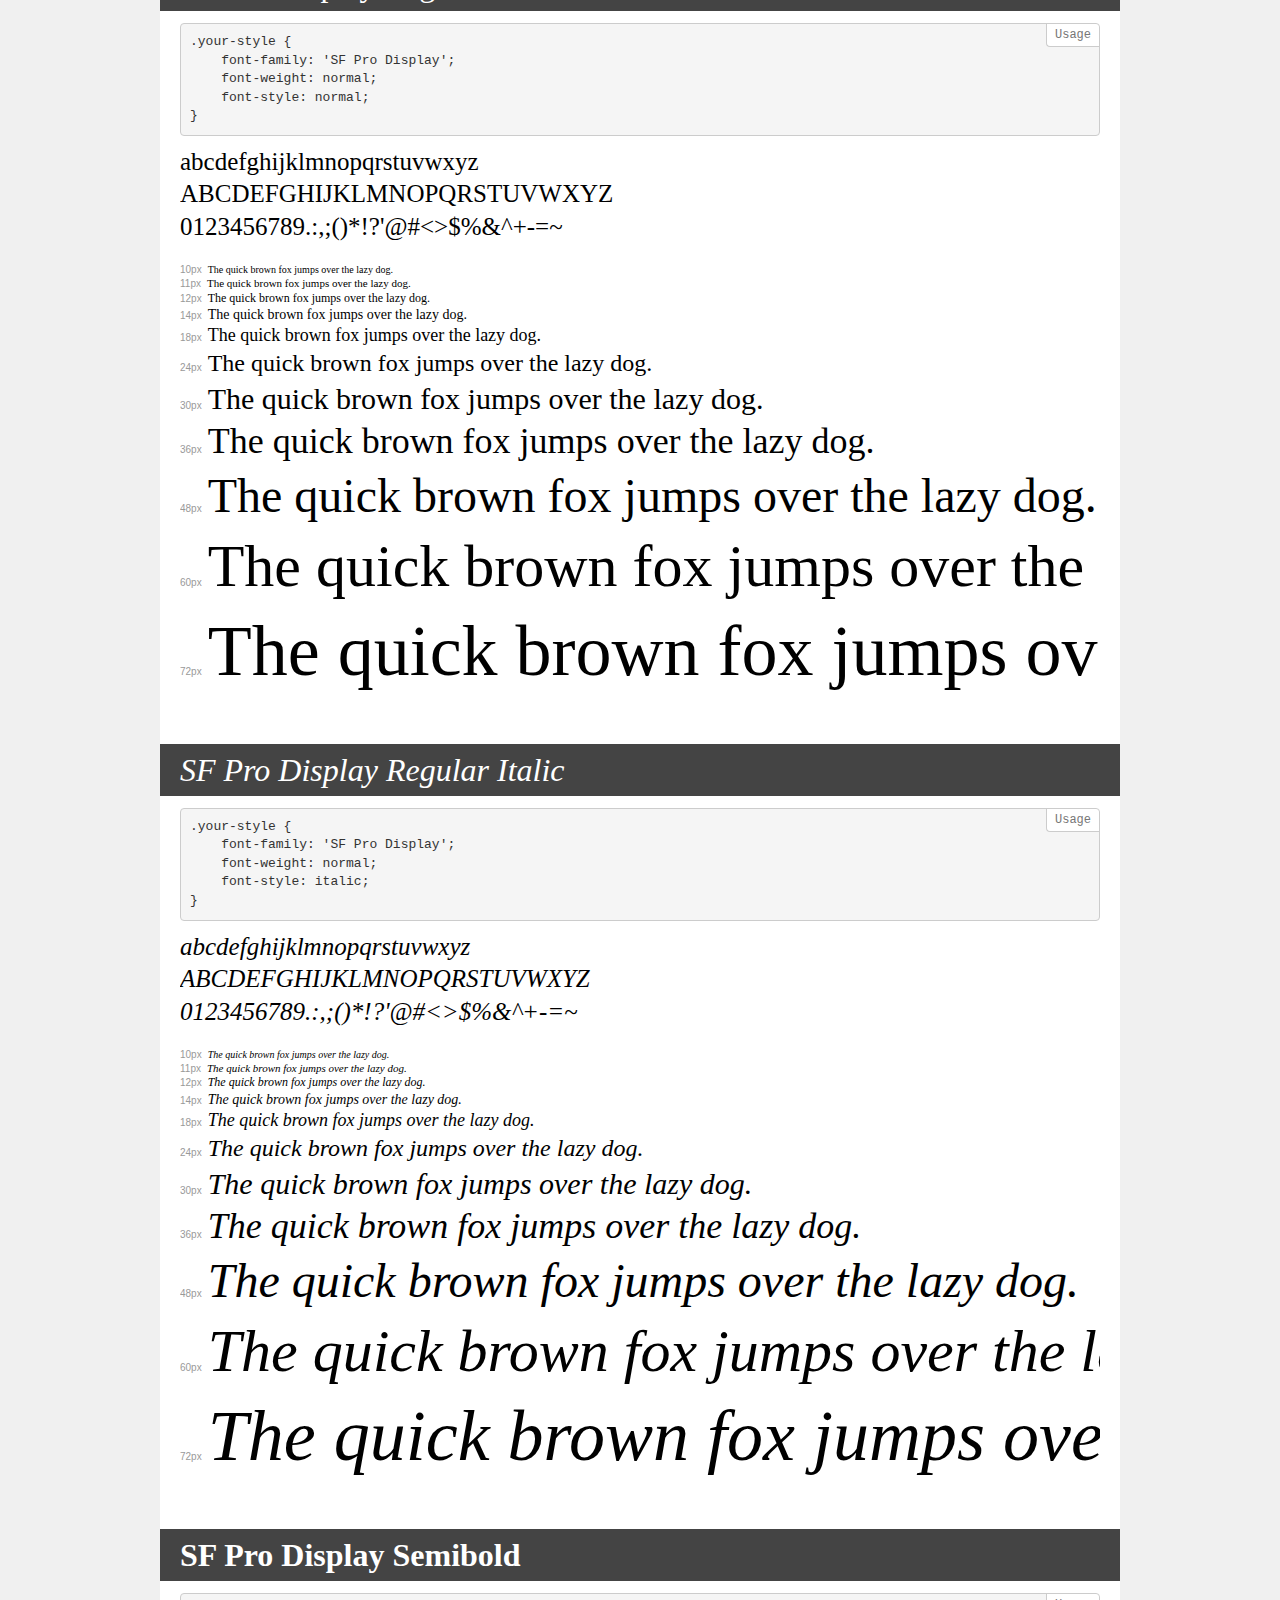
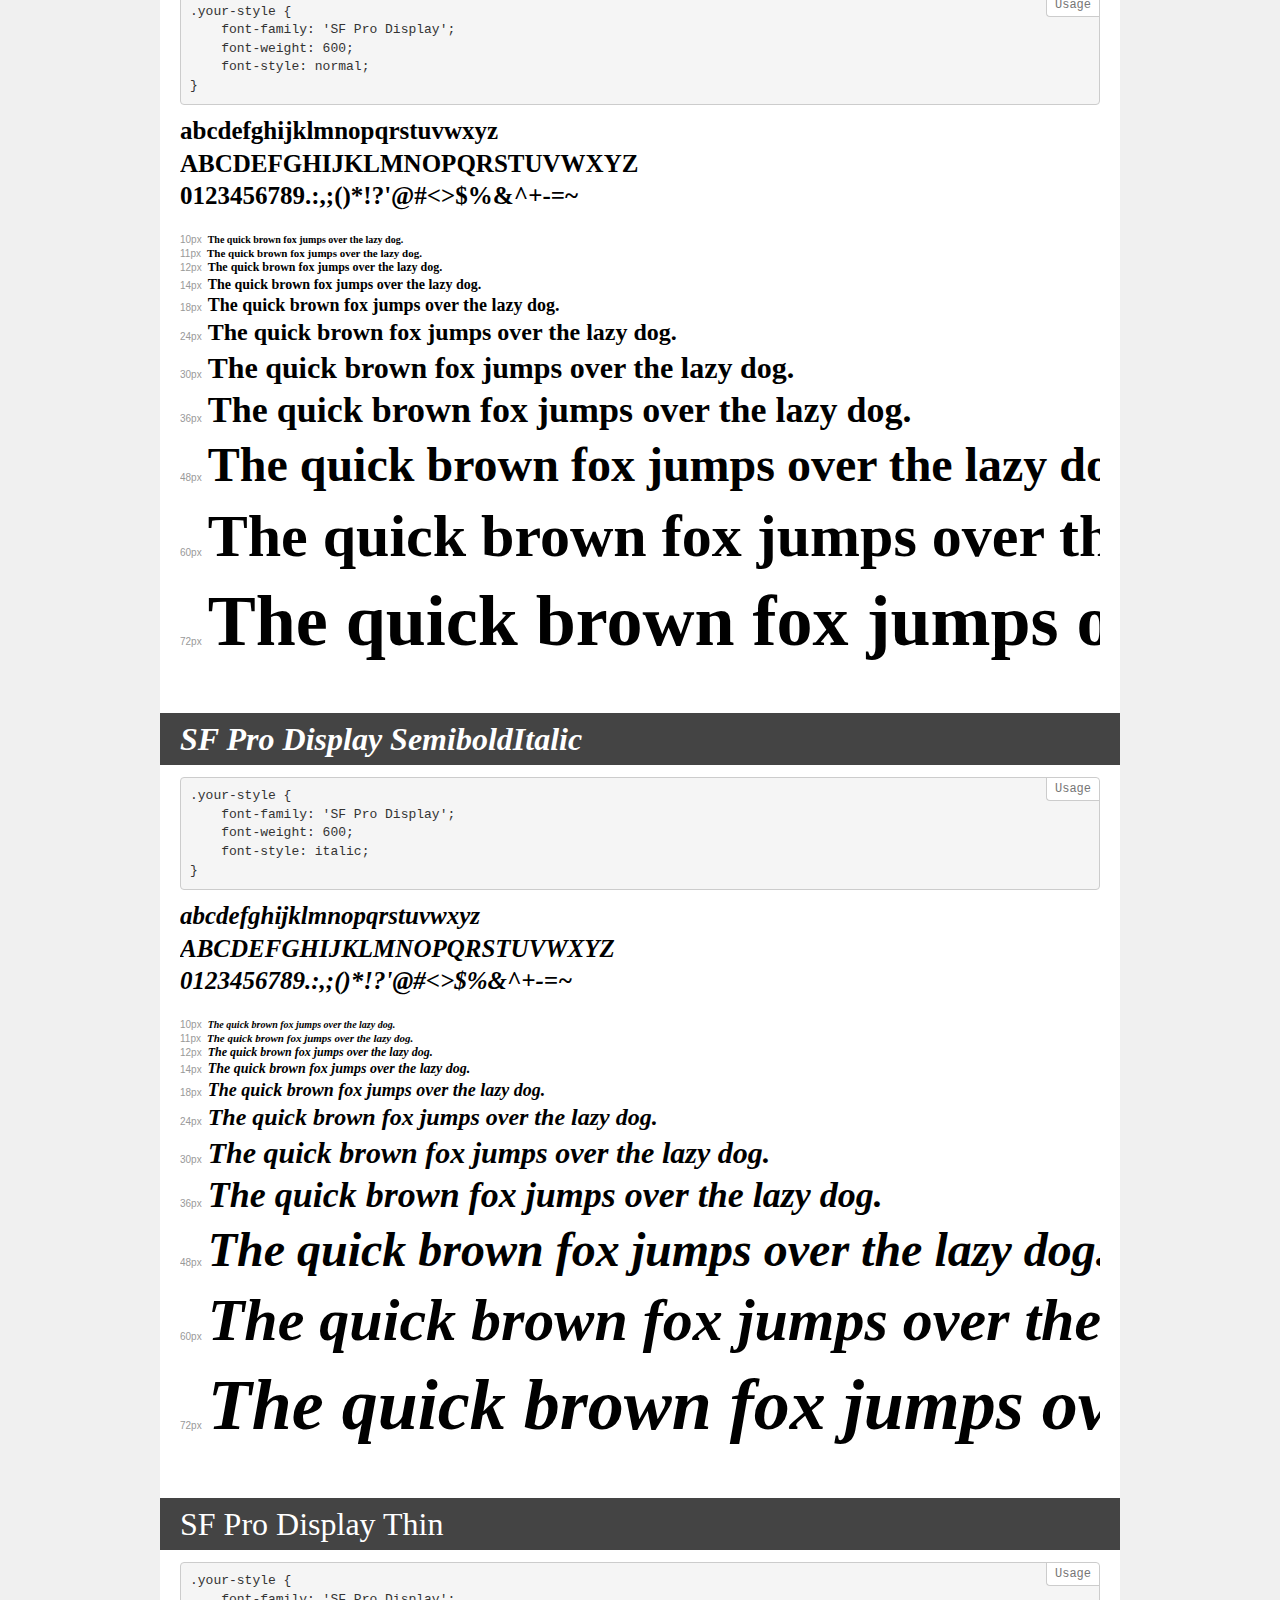
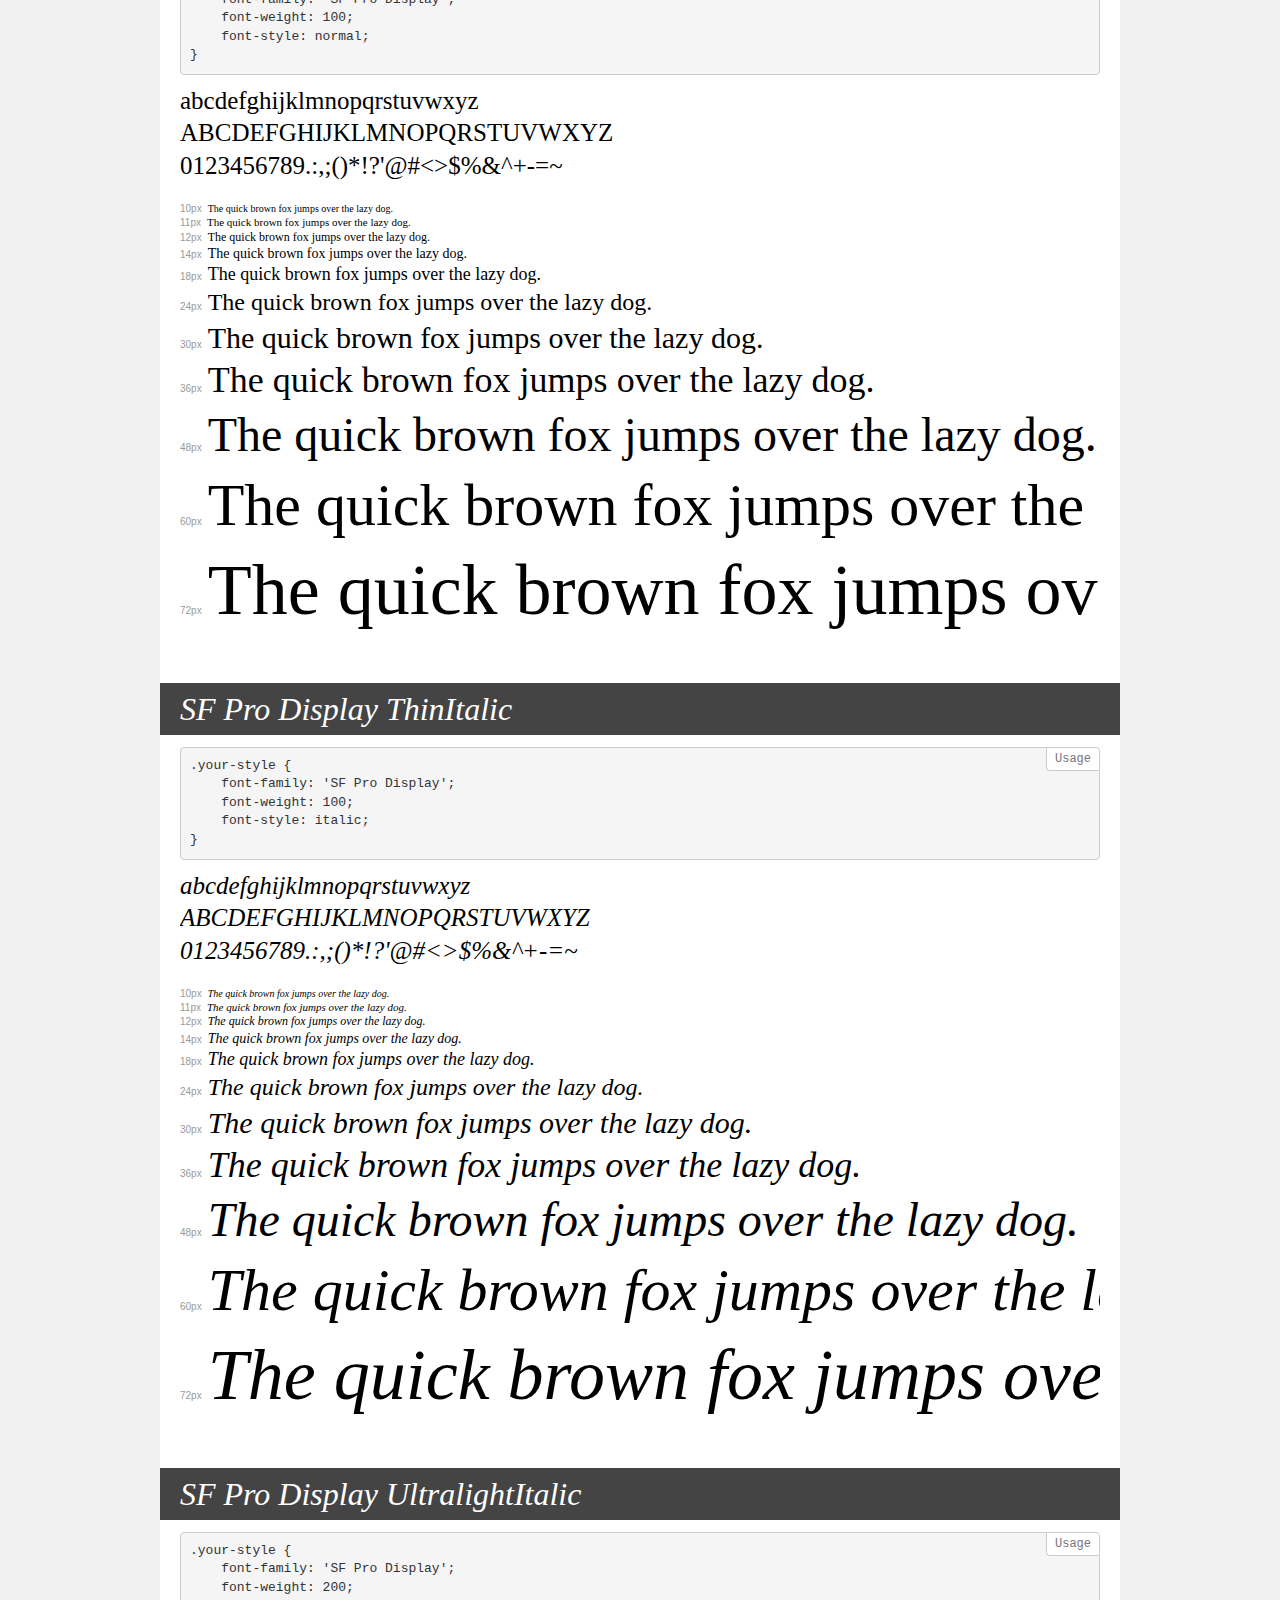
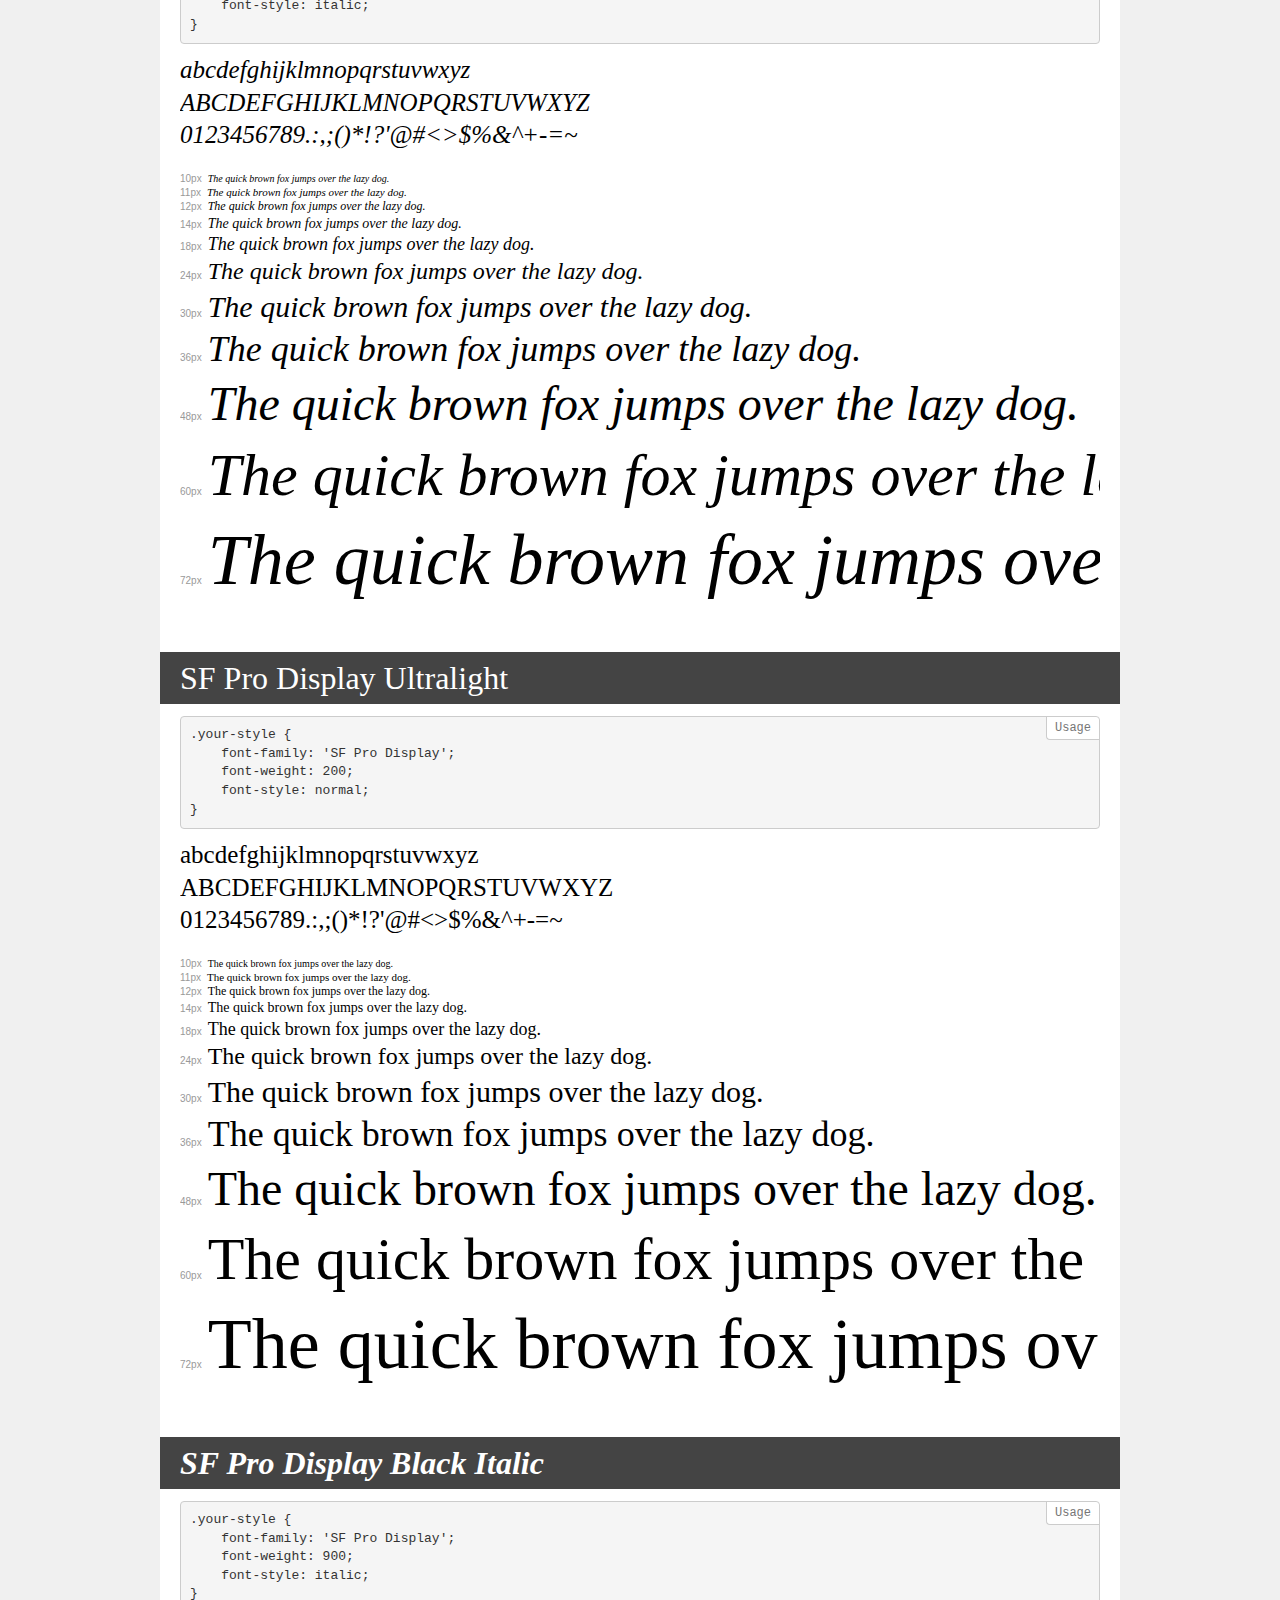
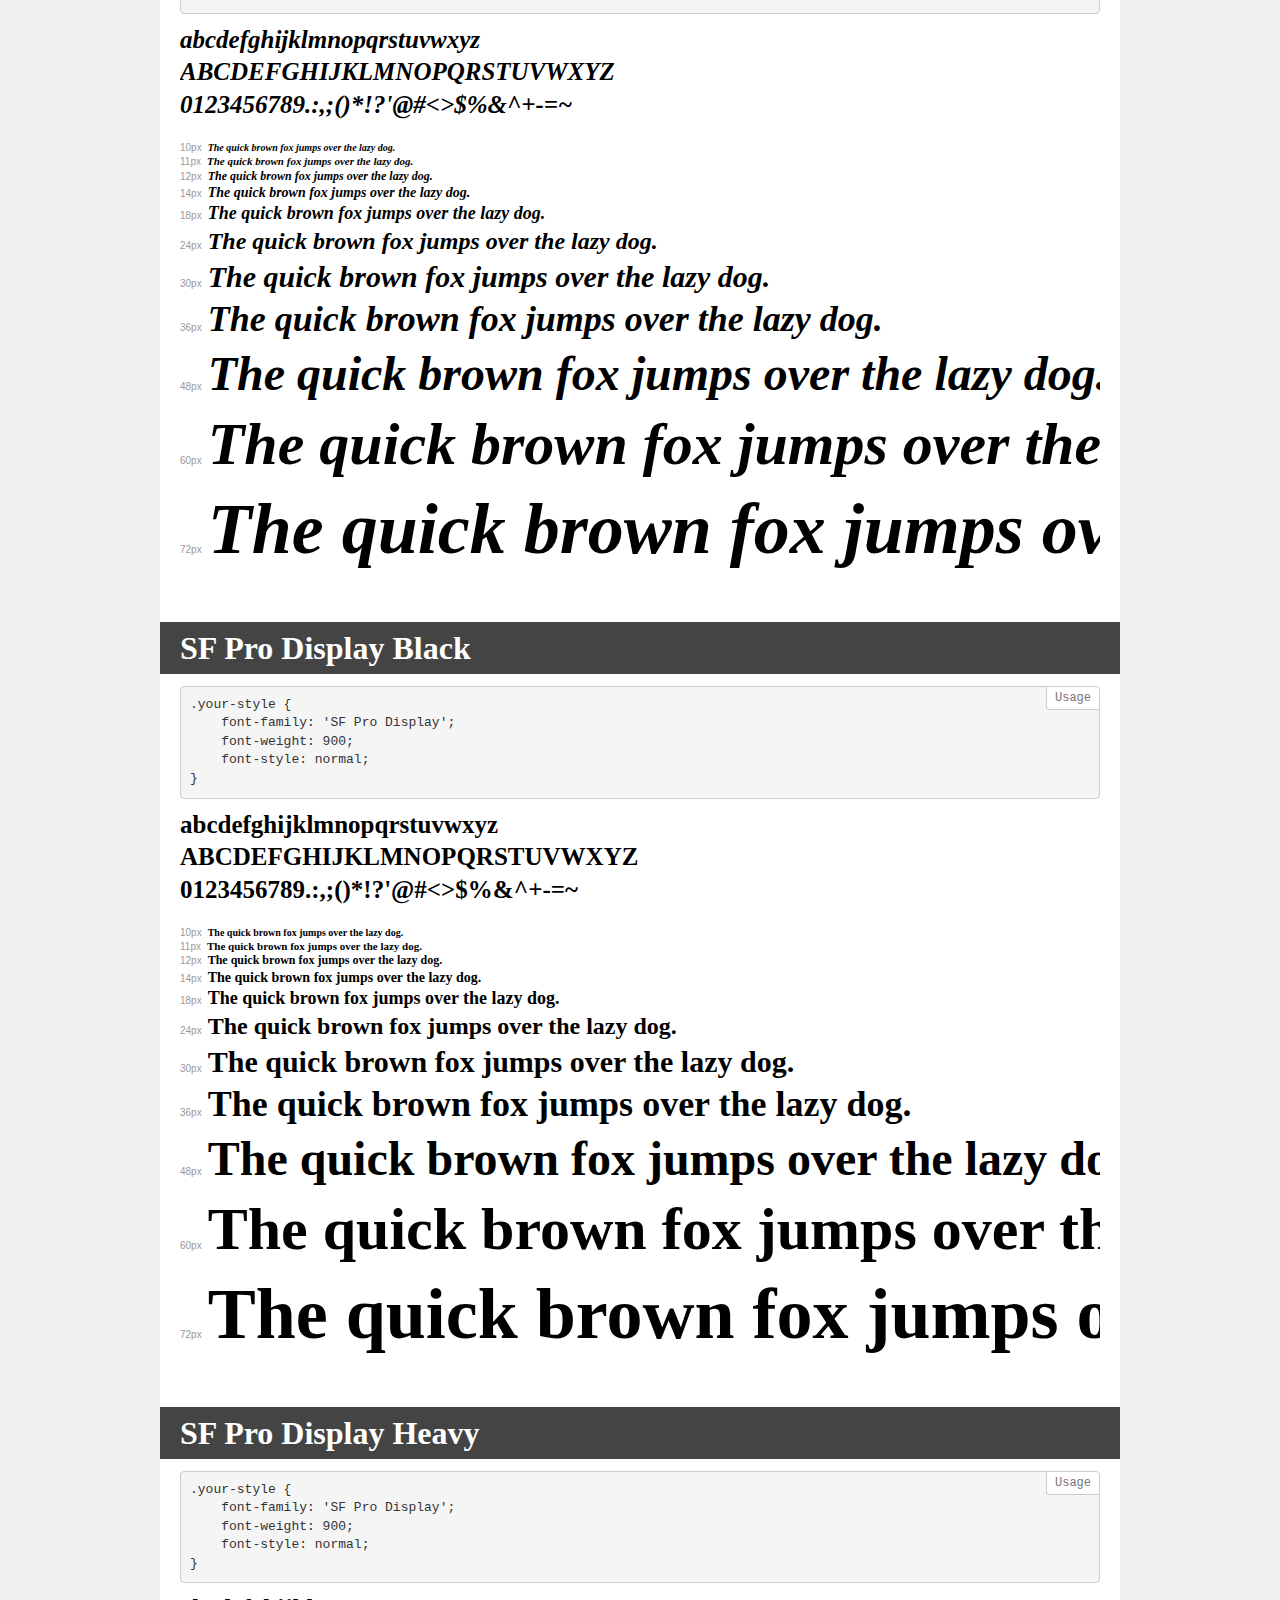
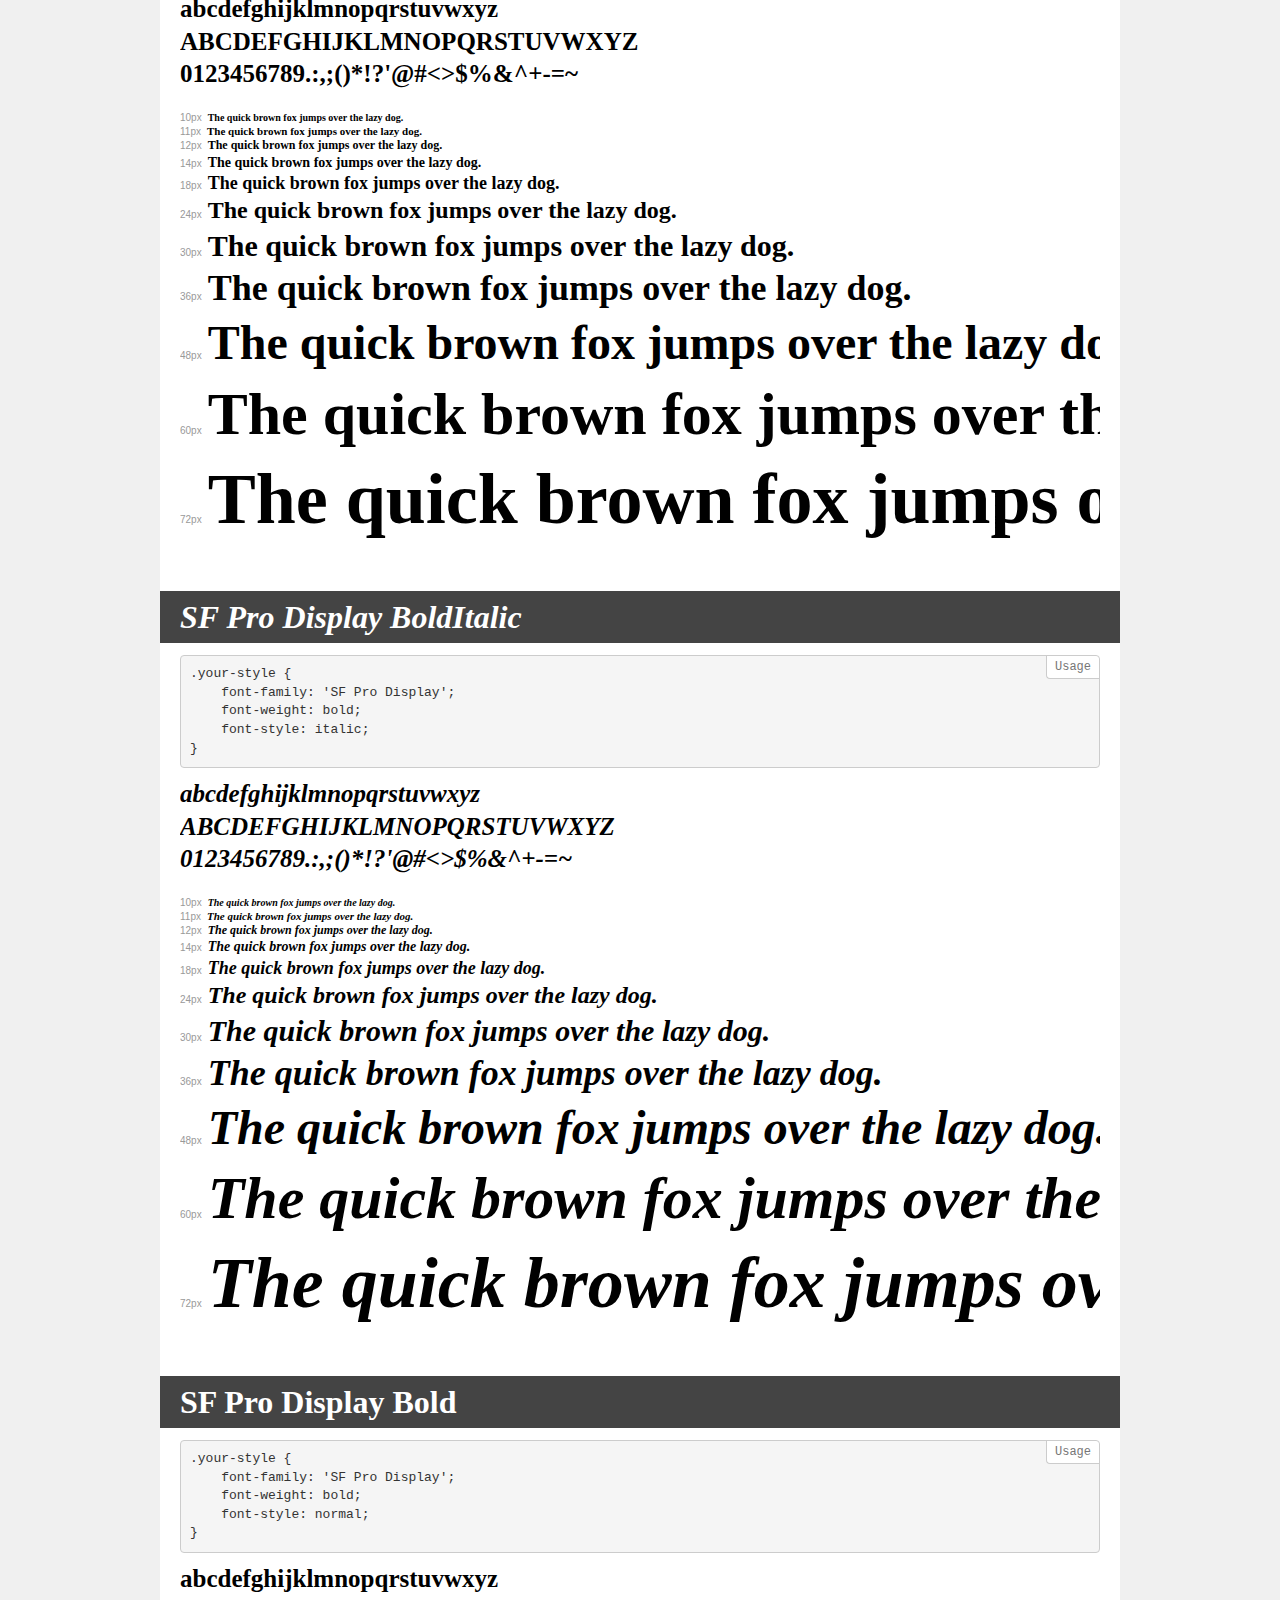
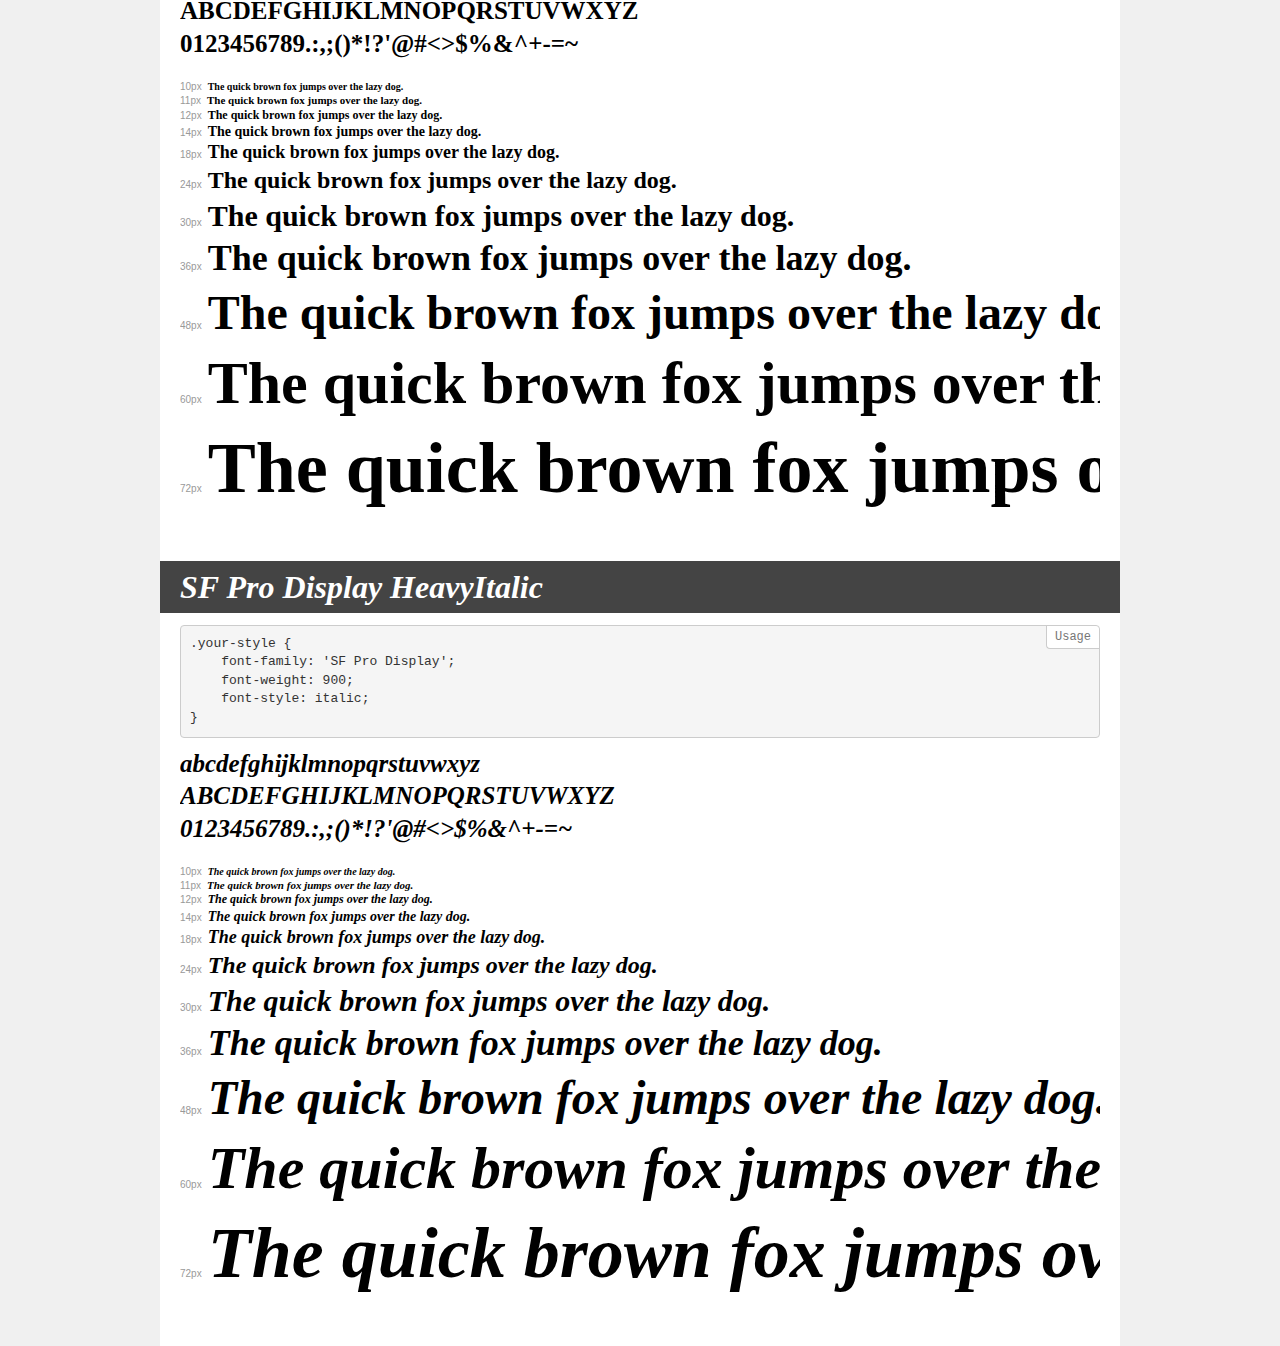
<file: fonts/SFPro/demo.html>
<!DOCTYPE html>
<html lang="en">
<head>
    <meta charset="utf-8">
    <meta http-equiv="X-UA-Compatible" content="IE=edge">
    <meta name="viewport" content="width=device-width, initial-scale=1">
    <meta name="robots" content="noindex, noarchive">
    <meta name="format-detection" content="telephone=no">
    <title>Transfonter demo</title>
    <link href="stylesheet.css" rel="stylesheet">
    <style>
        /*
        http://meyerweb.com/eric/tools/css/reset/
        v2.0 | 20110126
        License: none (public domain)
        */
        html, body, div, span, applet, object, iframe,
        h1, h2, h3, h4, h5, h6, p, blockquote, pre,
        a, abbr, acronym, address, big, cite, code,
        del, dfn, em, img, ins, kbd, q, s, samp,
        small, strike, strong, sub, sup, tt, var,
        b, u, i, center,
        dl, dt, dd, ol, ul, li,
        fieldset, form, label, legend,
        table, caption, tbody, tfoot, thead, tr, th, td,
        article, aside, canvas, details, embed,
        figure, figcaption, footer, header, hgroup,
        menu, nav, output, ruby, section, summary,
        time, mark, audio, video {
            margin: 0;
            padding: 0;
            border: 0;
            font-size: 100%;
            font: inherit;
            vertical-align: baseline;
        }
        /* HTML5 display-role reset for older browsers */
        article, aside, details, figcaption, figure,
        footer, header, hgroup, menu, nav, section {
            display: block;
        }
        body {
            line-height: 1;
        }
        ol, ul {
            list-style: none;
        }
        blockquote, q {
            quotes: none;
        }
        blockquote:before, blockquote:after,
        q:before, q:after {
            content: '';
            content: none;
        }
        table {
            border-collapse: collapse;
            border-spacing: 0;
        }
        /* demo styles */
        body {
            background: #f0f0f0;
            color: #000;
        }
        .page {
            background: #fff;
            width: 920px;
            margin: 0 auto;
            padding: 20px 20px 0 20px;
            overflow: hidden;
        }
        .font-container {
            overflow-x: auto;
            overflow-y: hidden;
            margin-bottom: 40px;
            line-height: 1.3;
            white-space: nowrap;
            padding-bottom: 5px;
        }
        h1 {
            position: relative;
            background: #444;
            font-size: 32px;
            color: #fff;
            padding: 10px 20px;
            margin: 0 -20px 12px -20px;
        }
        .letters {
            font-size: 25px;
            margin-bottom: 20px;
        }
        .s10:before {
            content: '10px';
        }
        .s11:before {
            content: '11px';
        }
        .s12:before {
            content: '12px';
        }
        .s14:before {
            content: '14px';
        }
        .s18:before {
            content: '18px';
        }
        .s24:before {
            content: '24px';
        }
        .s30:before {
            content: '30px';
        }
        .s36:before {
            content: '36px';
        }
        .s48:before {
            content: '48px';
        }
        .s60:before {
            content: '60px';
        }
        .s72:before {
            content: '72px';
        }
        .s10:before, .s11:before, .s12:before, .s14:before,
        .s18:before, .s24:before, .s30:before, .s36:before,
        .s48:before, .s60:before, .s72:before {
            font-family: Arial, sans-serif;
            font-size: 10px;
            font-weight: normal;
            font-style: normal;
            color: #999;
            padding-right: 6px;
        }
        pre {
            display: block;
            position: relative;
            padding: 9px;
            margin: 0 0 10px;
            font-family: Monaco, Menlo, Consolas, "Courier New", monospace;
            font-size: 13px;
            line-height: 1.428571429;
            color: #333;
            font-weight: normal;
            font-style: normal;
            background-color: #f5f5f5;
            border: 1px solid #ccc;
            overflow-x: auto;
            border-radius: 4px;
        }
        pre:after {
            display: block;
            position: absolute;
            right: 0;
            top: 0;
            content: 'Usage';
            line-height: 1;
            padding: 5px 8px;
            font-size: 12px;
            color: #767676;
            background-color: #fff;
            border: 1px solid #ccc;
            border-right: none;
            border-top: none;
            border-radius: 0 4px 0 4px;
            z-index: 10;
        }
        /* responsive */
        @media (max-width: 959px) {
            .page {
                width: auto;
                margin: 0;
            }
        }
    </style>
</head>
<body>
<div class="page">
    <div class="demo">
        <h1 style="font-family: 'SF Pro Display'; font-weight: 200; font-style: italic;">SF Pro Display LightItalic</h1>
        <pre>.your-style {
    font-family: 'SF Pro Display';
    font-weight: 200;
    font-style: italic;
}</pre>
        <div class="font-container" style="font-family: 'SF Pro Display'; font-weight: 200; font-style: italic;">
            <p class="letters">
                abcdefghijklmnopqrstuvwxyz<br>
ABCDEFGHIJKLMNOPQRSTUVWXYZ<br>
                0123456789.:,;()*!?'@#<>$%&^+-=~
            </p>
            <p class="s10" style="font-size: 10px;">The quick brown fox jumps over the lazy dog.</p>
            <p class="s11" style="font-size: 11px;">The quick brown fox jumps over the lazy dog.</p>
            <p class="s12" style="font-size: 12px;">The quick brown fox jumps over the lazy dog.</p>
            <p class="s14" style="font-size: 14px;">The quick brown fox jumps over the lazy dog.</p>
            <p class="s18" style="font-size: 18px;">The quick brown fox jumps over the lazy dog.</p>
            <p class="s24" style="font-size: 24px;">The quick brown fox jumps over the lazy dog.</p>
            <p class="s30" style="font-size: 30px;">The quick brown fox jumps over the lazy dog.</p>
            <p class="s36" style="font-size: 36px;">The quick brown fox jumps over the lazy dog.</p>
            <p class="s48" style="font-size: 48px;">The quick brown fox jumps over the lazy dog.</p>
            <p class="s60" style="font-size: 60px;">The quick brown fox jumps over the lazy dog.</p>
            <p class="s72" style="font-size: 72px;">The quick brown fox jumps over the lazy dog.</p>
        </div>
    </div>
    <div class="demo">
        <h1 style="font-family: 'SF Pro Display'; font-weight: 200; font-style: normal;">SF Pro Display Light</h1>
        <pre>.your-style {
    font-family: 'SF Pro Display';
    font-weight: 200;
    font-style: normal;
}</pre>
        <div class="font-container" style="font-family: 'SF Pro Display'; font-weight: 200; font-style: normal;">
            <p class="letters">
                abcdefghijklmnopqrstuvwxyz<br>
ABCDEFGHIJKLMNOPQRSTUVWXYZ<br>
                0123456789.:,;()*!?'@#<>$%&^+-=~
            </p>
            <p class="s10" style="font-size: 10px;">The quick brown fox jumps over the lazy dog.</p>
            <p class="s11" style="font-size: 11px;">The quick brown fox jumps over the lazy dog.</p>
            <p class="s12" style="font-size: 12px;">The quick brown fox jumps over the lazy dog.</p>
            <p class="s14" style="font-size: 14px;">The quick brown fox jumps over the lazy dog.</p>
            <p class="s18" style="font-size: 18px;">The quick brown fox jumps over the lazy dog.</p>
            <p class="s24" style="font-size: 24px;">The quick brown fox jumps over the lazy dog.</p>
            <p class="s30" style="font-size: 30px;">The quick brown fox jumps over the lazy dog.</p>
            <p class="s36" style="font-size: 36px;">The quick brown fox jumps over the lazy dog.</p>
            <p class="s48" style="font-size: 48px;">The quick brown fox jumps over the lazy dog.</p>
            <p class="s60" style="font-size: 60px;">The quick brown fox jumps over the lazy dog.</p>
            <p class="s72" style="font-size: 72px;">The quick brown fox jumps over the lazy dog.</p>
        </div>
    </div>
    <div class="demo">
        <h1 style="font-family: 'SF Pro Display'; font-weight: 500; font-style: normal;">SF Pro Display Medium</h1>
        <pre>.your-style {
    font-family: 'SF Pro Display';
    font-weight: 500;
    font-style: normal;
}</pre>
        <div class="font-container" style="font-family: 'SF Pro Display'; font-weight: 500; font-style: normal;">
            <p class="letters">
                abcdefghijklmnopqrstuvwxyz<br>
ABCDEFGHIJKLMNOPQRSTUVWXYZ<br>
                0123456789.:,;()*!?'@#<>$%&^+-=~
            </p>
            <p class="s10" style="font-size: 10px;">The quick brown fox jumps over the lazy dog.</p>
            <p class="s11" style="font-size: 11px;">The quick brown fox jumps over the lazy dog.</p>
            <p class="s12" style="font-size: 12px;">The quick brown fox jumps over the lazy dog.</p>
            <p class="s14" style="font-size: 14px;">The quick brown fox jumps over the lazy dog.</p>
            <p class="s18" style="font-size: 18px;">The quick brown fox jumps over the lazy dog.</p>
            <p class="s24" style="font-size: 24px;">The quick brown fox jumps over the lazy dog.</p>
            <p class="s30" style="font-size: 30px;">The quick brown fox jumps over the lazy dog.</p>
            <p class="s36" style="font-size: 36px;">The quick brown fox jumps over the lazy dog.</p>
            <p class="s48" style="font-size: 48px;">The quick brown fox jumps over the lazy dog.</p>
            <p class="s60" style="font-size: 60px;">The quick brown fox jumps over the lazy dog.</p>
            <p class="s72" style="font-size: 72px;">The quick brown fox jumps over the lazy dog.</p>
        </div>
    </div>
    <div class="demo">
        <h1 style="font-family: 'SF Pro Display'; font-weight: 500; font-style: italic;">SF Pro Display MediumItalic</h1>
        <pre>.your-style {
    font-family: 'SF Pro Display';
    font-weight: 500;
    font-style: italic;
}</pre>
        <div class="font-container" style="font-family: 'SF Pro Display'; font-weight: 500; font-style: italic;">
            <p class="letters">
                abcdefghijklmnopqrstuvwxyz<br>
ABCDEFGHIJKLMNOPQRSTUVWXYZ<br>
                0123456789.:,;()*!?'@#<>$%&^+-=~
            </p>
            <p class="s10" style="font-size: 10px;">The quick brown fox jumps over the lazy dog.</p>
            <p class="s11" style="font-size: 11px;">The quick brown fox jumps over the lazy dog.</p>
            <p class="s12" style="font-size: 12px;">The quick brown fox jumps over the lazy dog.</p>
            <p class="s14" style="font-size: 14px;">The quick brown fox jumps over the lazy dog.</p>
            <p class="s18" style="font-size: 18px;">The quick brown fox jumps over the lazy dog.</p>
            <p class="s24" style="font-size: 24px;">The quick brown fox jumps over the lazy dog.</p>
            <p class="s30" style="font-size: 30px;">The quick brown fox jumps over the lazy dog.</p>
            <p class="s36" style="font-size: 36px;">The quick brown fox jumps over the lazy dog.</p>
            <p class="s48" style="font-size: 48px;">The quick brown fox jumps over the lazy dog.</p>
            <p class="s60" style="font-size: 60px;">The quick brown fox jumps over the lazy dog.</p>
            <p class="s72" style="font-size: 72px;">The quick brown fox jumps over the lazy dog.</p>
        </div>
    </div>
    <div class="demo">
        <h1 style="font-family: 'SF Pro Display'; font-weight: normal; font-style: normal;">SF Pro Display Regular</h1>
        <pre>.your-style {
    font-family: 'SF Pro Display';
    font-weight: normal;
    font-style: normal;
}</pre>
        <div class="font-container" style="font-family: 'SF Pro Display'; font-weight: normal; font-style: normal;">
            <p class="letters">
                abcdefghijklmnopqrstuvwxyz<br>
ABCDEFGHIJKLMNOPQRSTUVWXYZ<br>
                0123456789.:,;()*!?'@#<>$%&^+-=~
            </p>
            <p class="s10" style="font-size: 10px;">The quick brown fox jumps over the lazy dog.</p>
            <p class="s11" style="font-size: 11px;">The quick brown fox jumps over the lazy dog.</p>
            <p class="s12" style="font-size: 12px;">The quick brown fox jumps over the lazy dog.</p>
            <p class="s14" style="font-size: 14px;">The quick brown fox jumps over the lazy dog.</p>
            <p class="s18" style="font-size: 18px;">The quick brown fox jumps over the lazy dog.</p>
            <p class="s24" style="font-size: 24px;">The quick brown fox jumps over the lazy dog.</p>
            <p class="s30" style="font-size: 30px;">The quick brown fox jumps over the lazy dog.</p>
            <p class="s36" style="font-size: 36px;">The quick brown fox jumps over the lazy dog.</p>
            <p class="s48" style="font-size: 48px;">The quick brown fox jumps over the lazy dog.</p>
            <p class="s60" style="font-size: 60px;">The quick brown fox jumps over the lazy dog.</p>
            <p class="s72" style="font-size: 72px;">The quick brown fox jumps over the lazy dog.</p>
        </div>
    </div>
    <div class="demo">
        <h1 style="font-family: 'SF Pro Display'; font-weight: normal; font-style: italic;">SF Pro Display Regular Italic</h1>
        <pre>.your-style {
    font-family: 'SF Pro Display';
    font-weight: normal;
    font-style: italic;
}</pre>
        <div class="font-container" style="font-family: 'SF Pro Display'; font-weight: normal; font-style: italic;">
            <p class="letters">
                abcdefghijklmnopqrstuvwxyz<br>
ABCDEFGHIJKLMNOPQRSTUVWXYZ<br>
                0123456789.:,;()*!?'@#<>$%&^+-=~
            </p>
            <p class="s10" style="font-size: 10px;">The quick brown fox jumps over the lazy dog.</p>
            <p class="s11" style="font-size: 11px;">The quick brown fox jumps over the lazy dog.</p>
            <p class="s12" style="font-size: 12px;">The quick brown fox jumps over the lazy dog.</p>
            <p class="s14" style="font-size: 14px;">The quick brown fox jumps over the lazy dog.</p>
            <p class="s18" style="font-size: 18px;">The quick brown fox jumps over the lazy dog.</p>
            <p class="s24" style="font-size: 24px;">The quick brown fox jumps over the lazy dog.</p>
            <p class="s30" style="font-size: 30px;">The quick brown fox jumps over the lazy dog.</p>
            <p class="s36" style="font-size: 36px;">The quick brown fox jumps over the lazy dog.</p>
            <p class="s48" style="font-size: 48px;">The quick brown fox jumps over the lazy dog.</p>
            <p class="s60" style="font-size: 60px;">The quick brown fox jumps over the lazy dog.</p>
            <p class="s72" style="font-size: 72px;">The quick brown fox jumps over the lazy dog.</p>
        </div>
    </div>
    <div class="demo">
        <h1 style="font-family: 'SF Pro Display'; font-weight: 600; font-style: normal;">SF Pro Display Semibold</h1>
        <pre>.your-style {
    font-family: 'SF Pro Display';
    font-weight: 600;
    font-style: normal;
}</pre>
        <div class="font-container" style="font-family: 'SF Pro Display'; font-weight: 600; font-style: normal;">
            <p class="letters">
                abcdefghijklmnopqrstuvwxyz<br>
ABCDEFGHIJKLMNOPQRSTUVWXYZ<br>
                0123456789.:,;()*!?'@#<>$%&^+-=~
            </p>
            <p class="s10" style="font-size: 10px;">The quick brown fox jumps over the lazy dog.</p>
            <p class="s11" style="font-size: 11px;">The quick brown fox jumps over the lazy dog.</p>
            <p class="s12" style="font-size: 12px;">The quick brown fox jumps over the lazy dog.</p>
            <p class="s14" style="font-size: 14px;">The quick brown fox jumps over the lazy dog.</p>
            <p class="s18" style="font-size: 18px;">The quick brown fox jumps over the lazy dog.</p>
            <p class="s24" style="font-size: 24px;">The quick brown fox jumps over the lazy dog.</p>
            <p class="s30" style="font-size: 30px;">The quick brown fox jumps over the lazy dog.</p>
            <p class="s36" style="font-size: 36px;">The quick brown fox jumps over the lazy dog.</p>
            <p class="s48" style="font-size: 48px;">The quick brown fox jumps over the lazy dog.</p>
            <p class="s60" style="font-size: 60px;">The quick brown fox jumps over the lazy dog.</p>
            <p class="s72" style="font-size: 72px;">The quick brown fox jumps over the lazy dog.</p>
        </div>
    </div>
    <div class="demo">
        <h1 style="font-family: 'SF Pro Display'; font-weight: 600; font-style: italic;">SF Pro Display SemiboldItalic</h1>
        <pre>.your-style {
    font-family: 'SF Pro Display';
    font-weight: 600;
    font-style: italic;
}</pre>
        <div class="font-container" style="font-family: 'SF Pro Display'; font-weight: 600; font-style: italic;">
            <p class="letters">
                abcdefghijklmnopqrstuvwxyz<br>
ABCDEFGHIJKLMNOPQRSTUVWXYZ<br>
                0123456789.:,;()*!?'@#<>$%&^+-=~
            </p>
            <p class="s10" style="font-size: 10px;">The quick brown fox jumps over the lazy dog.</p>
            <p class="s11" style="font-size: 11px;">The quick brown fox jumps over the lazy dog.</p>
            <p class="s12" style="font-size: 12px;">The quick brown fox jumps over the lazy dog.</p>
            <p class="s14" style="font-size: 14px;">The quick brown fox jumps over the lazy dog.</p>
            <p class="s18" style="font-size: 18px;">The quick brown fox jumps over the lazy dog.</p>
            <p class="s24" style="font-size: 24px;">The quick brown fox jumps over the lazy dog.</p>
            <p class="s30" style="font-size: 30px;">The quick brown fox jumps over the lazy dog.</p>
            <p class="s36" style="font-size: 36px;">The quick brown fox jumps over the lazy dog.</p>
            <p class="s48" style="font-size: 48px;">The quick brown fox jumps over the lazy dog.</p>
            <p class="s60" style="font-size: 60px;">The quick brown fox jumps over the lazy dog.</p>
            <p class="s72" style="font-size: 72px;">The quick brown fox jumps over the lazy dog.</p>
        </div>
    </div>
    <div class="demo">
        <h1 style="font-family: 'SF Pro Display'; font-weight: 100; font-style: normal;">SF Pro Display Thin</h1>
        <pre>.your-style {
    font-family: 'SF Pro Display';
    font-weight: 100;
    font-style: normal;
}</pre>
        <div class="font-container" style="font-family: 'SF Pro Display'; font-weight: 100; font-style: normal;">
            <p class="letters">
                abcdefghijklmnopqrstuvwxyz<br>
ABCDEFGHIJKLMNOPQRSTUVWXYZ<br>
                0123456789.:,;()*!?'@#<>$%&^+-=~
            </p>
            <p class="s10" style="font-size: 10px;">The quick brown fox jumps over the lazy dog.</p>
            <p class="s11" style="font-size: 11px;">The quick brown fox jumps over the lazy dog.</p>
            <p class="s12" style="font-size: 12px;">The quick brown fox jumps over the lazy dog.</p>
            <p class="s14" style="font-size: 14px;">The quick brown fox jumps over the lazy dog.</p>
            <p class="s18" style="font-size: 18px;">The quick brown fox jumps over the lazy dog.</p>
            <p class="s24" style="font-size: 24px;">The quick brown fox jumps over the lazy dog.</p>
            <p class="s30" style="font-size: 30px;">The quick brown fox jumps over the lazy dog.</p>
            <p class="s36" style="font-size: 36px;">The quick brown fox jumps over the lazy dog.</p>
            <p class="s48" style="font-size: 48px;">The quick brown fox jumps over the lazy dog.</p>
            <p class="s60" style="font-size: 60px;">The quick brown fox jumps over the lazy dog.</p>
            <p class="s72" style="font-size: 72px;">The quick brown fox jumps over the lazy dog.</p>
        </div>
    </div>
    <div class="demo">
        <h1 style="font-family: 'SF Pro Display'; font-weight: 100; font-style: italic;">SF Pro Display ThinItalic</h1>
        <pre>.your-style {
    font-family: 'SF Pro Display';
    font-weight: 100;
    font-style: italic;
}</pre>
        <div class="font-container" style="font-family: 'SF Pro Display'; font-weight: 100; font-style: italic;">
            <p class="letters">
                abcdefghijklmnopqrstuvwxyz<br>
ABCDEFGHIJKLMNOPQRSTUVWXYZ<br>
                0123456789.:,;()*!?'@#<>$%&^+-=~
            </p>
            <p class="s10" style="font-size: 10px;">The quick brown fox jumps over the lazy dog.</p>
            <p class="s11" style="font-size: 11px;">The quick brown fox jumps over the lazy dog.</p>
            <p class="s12" style="font-size: 12px;">The quick brown fox jumps over the lazy dog.</p>
            <p class="s14" style="font-size: 14px;">The quick brown fox jumps over the lazy dog.</p>
            <p class="s18" style="font-size: 18px;">The quick brown fox jumps over the lazy dog.</p>
            <p class="s24" style="font-size: 24px;">The quick brown fox jumps over the lazy dog.</p>
            <p class="s30" style="font-size: 30px;">The quick brown fox jumps over the lazy dog.</p>
            <p class="s36" style="font-size: 36px;">The quick brown fox jumps over the lazy dog.</p>
            <p class="s48" style="font-size: 48px;">The quick brown fox jumps over the lazy dog.</p>
            <p class="s60" style="font-size: 60px;">The quick brown fox jumps over the lazy dog.</p>
            <p class="s72" style="font-size: 72px;">The quick brown fox jumps over the lazy dog.</p>
        </div>
    </div>
    <div class="demo">
        <h1 style="font-family: 'SF Pro Display'; font-weight: 200; font-style: italic;">SF Pro Display UltralightItalic</h1>
        <pre>.your-style {
    font-family: 'SF Pro Display';
    font-weight: 200;
    font-style: italic;
}</pre>
        <div class="font-container" style="font-family: 'SF Pro Display'; font-weight: 200; font-style: italic;">
            <p class="letters">
                abcdefghijklmnopqrstuvwxyz<br>
ABCDEFGHIJKLMNOPQRSTUVWXYZ<br>
                0123456789.:,;()*!?'@#<>$%&^+-=~
            </p>
            <p class="s10" style="font-size: 10px;">The quick brown fox jumps over the lazy dog.</p>
            <p class="s11" style="font-size: 11px;">The quick brown fox jumps over the lazy dog.</p>
            <p class="s12" style="font-size: 12px;">The quick brown fox jumps over the lazy dog.</p>
            <p class="s14" style="font-size: 14px;">The quick brown fox jumps over the lazy dog.</p>
            <p class="s18" style="font-size: 18px;">The quick brown fox jumps over the lazy dog.</p>
            <p class="s24" style="font-size: 24px;">The quick brown fox jumps over the lazy dog.</p>
            <p class="s30" style="font-size: 30px;">The quick brown fox jumps over the lazy dog.</p>
            <p class="s36" style="font-size: 36px;">The quick brown fox jumps over the lazy dog.</p>
            <p class="s48" style="font-size: 48px;">The quick brown fox jumps over the lazy dog.</p>
            <p class="s60" style="font-size: 60px;">The quick brown fox jumps over the lazy dog.</p>
            <p class="s72" style="font-size: 72px;">The quick brown fox jumps over the lazy dog.</p>
        </div>
    </div>
    <div class="demo">
        <h1 style="font-family: 'SF Pro Display'; font-weight: 200; font-style: normal;">SF Pro Display Ultralight</h1>
        <pre>.your-style {
    font-family: 'SF Pro Display';
    font-weight: 200;
    font-style: normal;
}</pre>
        <div class="font-container" style="font-family: 'SF Pro Display'; font-weight: 200; font-style: normal;">
            <p class="letters">
                abcdefghijklmnopqrstuvwxyz<br>
ABCDEFGHIJKLMNOPQRSTUVWXYZ<br>
                0123456789.:,;()*!?'@#<>$%&^+-=~
            </p>
            <p class="s10" style="font-size: 10px;">The quick brown fox jumps over the lazy dog.</p>
            <p class="s11" style="font-size: 11px;">The quick brown fox jumps over the lazy dog.</p>
            <p class="s12" style="font-size: 12px;">The quick brown fox jumps over the lazy dog.</p>
            <p class="s14" style="font-size: 14px;">The quick brown fox jumps over the lazy dog.</p>
            <p class="s18" style="font-size: 18px;">The quick brown fox jumps over the lazy dog.</p>
            <p class="s24" style="font-size: 24px;">The quick brown fox jumps over the lazy dog.</p>
            <p class="s30" style="font-size: 30px;">The quick brown fox jumps over the lazy dog.</p>
            <p class="s36" style="font-size: 36px;">The quick brown fox jumps over the lazy dog.</p>
            <p class="s48" style="font-size: 48px;">The quick brown fox jumps over the lazy dog.</p>
            <p class="s60" style="font-size: 60px;">The quick brown fox jumps over the lazy dog.</p>
            <p class="s72" style="font-size: 72px;">The quick brown fox jumps over the lazy dog.</p>
        </div>
    </div>
    <div class="demo">
        <h1 style="font-family: 'SF Pro Display'; font-weight: 900; font-style: italic;">SF Pro Display Black Italic</h1>
        <pre>.your-style {
    font-family: 'SF Pro Display';
    font-weight: 900;
    font-style: italic;
}</pre>
        <div class="font-container" style="font-family: 'SF Pro Display'; font-weight: 900; font-style: italic;">
            <p class="letters">
                abcdefghijklmnopqrstuvwxyz<br>
ABCDEFGHIJKLMNOPQRSTUVWXYZ<br>
                0123456789.:,;()*!?'@#<>$%&^+-=~
            </p>
            <p class="s10" style="font-size: 10px;">The quick brown fox jumps over the lazy dog.</p>
            <p class="s11" style="font-size: 11px;">The quick brown fox jumps over the lazy dog.</p>
            <p class="s12" style="font-size: 12px;">The quick brown fox jumps over the lazy dog.</p>
            <p class="s14" style="font-size: 14px;">The quick brown fox jumps over the lazy dog.</p>
            <p class="s18" style="font-size: 18px;">The quick brown fox jumps over the lazy dog.</p>
            <p class="s24" style="font-size: 24px;">The quick brown fox jumps over the lazy dog.</p>
            <p class="s30" style="font-size: 30px;">The quick brown fox jumps over the lazy dog.</p>
            <p class="s36" style="font-size: 36px;">The quick brown fox jumps over the lazy dog.</p>
            <p class="s48" style="font-size: 48px;">The quick brown fox jumps over the lazy dog.</p>
            <p class="s60" style="font-size: 60px;">The quick brown fox jumps over the lazy dog.</p>
            <p class="s72" style="font-size: 72px;">The quick brown fox jumps over the lazy dog.</p>
        </div>
    </div>
    <div class="demo">
        <h1 style="font-family: 'SF Pro Display'; font-weight: 900; font-style: normal;">SF Pro Display Black</h1>
        <pre>.your-style {
    font-family: 'SF Pro Display';
    font-weight: 900;
    font-style: normal;
}</pre>
        <div class="font-container" style="font-family: 'SF Pro Display'; font-weight: 900; font-style: normal;">
            <p class="letters">
                abcdefghijklmnopqrstuvwxyz<br>
ABCDEFGHIJKLMNOPQRSTUVWXYZ<br>
                0123456789.:,;()*!?'@#<>$%&^+-=~
            </p>
            <p class="s10" style="font-size: 10px;">The quick brown fox jumps over the lazy dog.</p>
            <p class="s11" style="font-size: 11px;">The quick brown fox jumps over the lazy dog.</p>
            <p class="s12" style="font-size: 12px;">The quick brown fox jumps over the lazy dog.</p>
            <p class="s14" style="font-size: 14px;">The quick brown fox jumps over the lazy dog.</p>
            <p class="s18" style="font-size: 18px;">The quick brown fox jumps over the lazy dog.</p>
            <p class="s24" style="font-size: 24px;">The quick brown fox jumps over the lazy dog.</p>
            <p class="s30" style="font-size: 30px;">The quick brown fox jumps over the lazy dog.</p>
            <p class="s36" style="font-size: 36px;">The quick brown fox jumps over the lazy dog.</p>
            <p class="s48" style="font-size: 48px;">The quick brown fox jumps over the lazy dog.</p>
            <p class="s60" style="font-size: 60px;">The quick brown fox jumps over the lazy dog.</p>
            <p class="s72" style="font-size: 72px;">The quick brown fox jumps over the lazy dog.</p>
        </div>
    </div>
    <div class="demo">
        <h1 style="font-family: 'SF Pro Display'; font-weight: 900; font-style: normal;">SF Pro Display Heavy</h1>
        <pre>.your-style {
    font-family: 'SF Pro Display';
    font-weight: 900;
    font-style: normal;
}</pre>
        <div class="font-container" style="font-family: 'SF Pro Display'; font-weight: 900; font-style: normal;">
            <p class="letters">
                abcdefghijklmnopqrstuvwxyz<br>
ABCDEFGHIJKLMNOPQRSTUVWXYZ<br>
                0123456789.:,;()*!?'@#<>$%&^+-=~
            </p>
            <p class="s10" style="font-size: 10px;">The quick brown fox jumps over the lazy dog.</p>
            <p class="s11" style="font-size: 11px;">The quick brown fox jumps over the lazy dog.</p>
            <p class="s12" style="font-size: 12px;">The quick brown fox jumps over the lazy dog.</p>
            <p class="s14" style="font-size: 14px;">The quick brown fox jumps over the lazy dog.</p>
            <p class="s18" style="font-size: 18px;">The quick brown fox jumps over the lazy dog.</p>
            <p class="s24" style="font-size: 24px;">The quick brown fox jumps over the lazy dog.</p>
            <p class="s30" style="font-size: 30px;">The quick brown fox jumps over the lazy dog.</p>
            <p class="s36" style="font-size: 36px;">The quick brown fox jumps over the lazy dog.</p>
            <p class="s48" style="font-size: 48px;">The quick brown fox jumps over the lazy dog.</p>
            <p class="s60" style="font-size: 60px;">The quick brown fox jumps over the lazy dog.</p>
            <p class="s72" style="font-size: 72px;">The quick brown fox jumps over the lazy dog.</p>
        </div>
    </div>
    <div class="demo">
        <h1 style="font-family: 'SF Pro Display'; font-weight: bold; font-style: italic;">SF Pro Display BoldItalic</h1>
        <pre>.your-style {
    font-family: 'SF Pro Display';
    font-weight: bold;
    font-style: italic;
}</pre>
        <div class="font-container" style="font-family: 'SF Pro Display'; font-weight: bold; font-style: italic;">
            <p class="letters">
                abcdefghijklmnopqrstuvwxyz<br>
ABCDEFGHIJKLMNOPQRSTUVWXYZ<br>
                0123456789.:,;()*!?'@#<>$%&^+-=~
            </p>
            <p class="s10" style="font-size: 10px;">The quick brown fox jumps over the lazy dog.</p>
            <p class="s11" style="font-size: 11px;">The quick brown fox jumps over the lazy dog.</p>
            <p class="s12" style="font-size: 12px;">The quick brown fox jumps over the lazy dog.</p>
            <p class="s14" style="font-size: 14px;">The quick brown fox jumps over the lazy dog.</p>
            <p class="s18" style="font-size: 18px;">The quick brown fox jumps over the lazy dog.</p>
            <p class="s24" style="font-size: 24px;">The quick brown fox jumps over the lazy dog.</p>
            <p class="s30" style="font-size: 30px;">The quick brown fox jumps over the lazy dog.</p>
            <p class="s36" style="font-size: 36px;">The quick brown fox jumps over the lazy dog.</p>
            <p class="s48" style="font-size: 48px;">The quick brown fox jumps over the lazy dog.</p>
            <p class="s60" style="font-size: 60px;">The quick brown fox jumps over the lazy dog.</p>
            <p class="s72" style="font-size: 72px;">The quick brown fox jumps over the lazy dog.</p>
        </div>
    </div>
    <div class="demo">
        <h1 style="font-family: 'SF Pro Display'; font-weight: bold; font-style: normal;">SF Pro Display Bold</h1>
        <pre>.your-style {
    font-family: 'SF Pro Display';
    font-weight: bold;
    font-style: normal;
}</pre>
        <div class="font-container" style="font-family: 'SF Pro Display'; font-weight: bold; font-style: normal;">
            <p class="letters">
                abcdefghijklmnopqrstuvwxyz<br>
ABCDEFGHIJKLMNOPQRSTUVWXYZ<br>
                0123456789.:,;()*!?'@#<>$%&^+-=~
            </p>
            <p class="s10" style="font-size: 10px;">The quick brown fox jumps over the lazy dog.</p>
            <p class="s11" style="font-size: 11px;">The quick brown fox jumps over the lazy dog.</p>
            <p class="s12" style="font-size: 12px;">The quick brown fox jumps over the lazy dog.</p>
            <p class="s14" style="font-size: 14px;">The quick brown fox jumps over the lazy dog.</p>
            <p class="s18" style="font-size: 18px;">The quick brown fox jumps over the lazy dog.</p>
            <p class="s24" style="font-size: 24px;">The quick brown fox jumps over the lazy dog.</p>
            <p class="s30" style="font-size: 30px;">The quick brown fox jumps over the lazy dog.</p>
            <p class="s36" style="font-size: 36px;">The quick brown fox jumps over the lazy dog.</p>
            <p class="s48" style="font-size: 48px;">The quick brown fox jumps over the lazy dog.</p>
            <p class="s60" style="font-size: 60px;">The quick brown fox jumps over the lazy dog.</p>
            <p class="s72" style="font-size: 72px;">The quick brown fox jumps over the lazy dog.</p>
        </div>
    </div>
    <div class="demo">
        <h1 style="font-family: 'SF Pro Display'; font-weight: 900; font-style: italic;">SF Pro Display HeavyItalic</h1>
        <pre>.your-style {
    font-family: 'SF Pro Display';
    font-weight: 900;
    font-style: italic;
}</pre>
        <div class="font-container" style="font-family: 'SF Pro Display'; font-weight: 900; font-style: italic;">
            <p class="letters">
                abcdefghijklmnopqrstuvwxyz<br>
ABCDEFGHIJKLMNOPQRSTUVWXYZ<br>
                0123456789.:,;()*!?'@#<>$%&^+-=~
            </p>
            <p class="s10" style="font-size: 10px;">The quick brown fox jumps over the lazy dog.</p>
            <p class="s11" style="font-size: 11px;">The quick brown fox jumps over the lazy dog.</p>
            <p class="s12" style="font-size: 12px;">The quick brown fox jumps over the lazy dog.</p>
            <p class="s14" style="font-size: 14px;">The quick brown fox jumps over the lazy dog.</p>
            <p class="s18" style="font-size: 18px;">The quick brown fox jumps over the lazy dog.</p>
            <p class="s24" style="font-size: 24px;">The quick brown fox jumps over the lazy dog.</p>
            <p class="s30" style="font-size: 30px;">The quick brown fox jumps over the lazy dog.</p>
            <p class="s36" style="font-size: 36px;">The quick brown fox jumps over the lazy dog.</p>
            <p class="s48" style="font-size: 48px;">The quick brown fox jumps over the lazy dog.</p>
            <p class="s60" style="font-size: 60px;">The quick brown fox jumps over the lazy dog.</p>
            <p class="s72" style="font-size: 72px;">The quick brown fox jumps over the lazy dog.</p>
        </div>
    </div>
</div>
</body>
</html>
</file>
<file: css/styles.css>
@charset "UTF-8";
/* FONTS */
@import url("../fonts/Roboto/stylesheet.css");
@import url("../fonts/Oswald/stylesheet.css");
@import url("../fonts/SFPro/stylesheet.css");
/* LIBRARIES */
@import url("../js/Font-awesome-4.7.0/css/font-awesome.min.css");
@import url("../js/swiper-5.4.3/package/css/swiper.min.css");
@import url("../js/Magnific-Popup-master/magnific-popup.css");
@import url("../js/wow/animate.min.css");
/* Core variables and mixins - structure from NghiaTran */
/* http://meyerweb.com/eric/tools/css/reset/ 
   v2.0 | 20110126
   License: none (public domain)
*/
html,
body,
div,
span,
applet,
object,
iframe,
h1,
h2,
h3,
h4,
h5,
h6,
p,
blockquote,
pre,
a,
abbr,
acronym,
address,
big,
cite,
code,
del,
dfn,
em,
img,
ins,
kbd,
q,
s,
samp,
small,
strike,
strong,
sub,
sup,
tt,
var,
b,
u,
i,
center,
dl,
dt,
dd,
ol,
ul,
li,
fieldset,
form,
label,
legend,
table,
caption,
tbody,
tfoot,
thead,
tr,
th,
td,
article,
aside,
canvas,
details,
embed,
figure,
figcaption,
footer,
header,
hgroup,
menu,
nav,
output,
ruby,
section,
summary,
time,
mark,
audio,
video {
  margin: 0;
  padding: 0;
  border: 0;
  font-size: 100%;
  font: inherit;
  vertical-align: baseline;
}

/* HTML5 display-role reset for older browsers */
article,
aside,
details,
figcaption,
figure,
footer,
header,
hgroup,
menu,
nav,
section {
  display: block;
}

body {
  line-height: 1;
}

ol,
ul,
li {
  list-style: none;
}

blockquote,
q {
  quotes: none;
}

blockquote:before,
blockquote:after,
q:before,
q:after {
  content: '';
  content: none;
}

table {
  border-collapse: collapse;
  border-spacing: 0;
}

/*primary colors*/
/*primary text colors*/
/*primary bg colors*/
/*main color design*/
/*time transition*/
/*font families*/
/*width*/
/* IE 10+ */
/* Custom scrollbar*/
/*FONT SIZE*/
/*FONT SIZE - END*/
* {
  -webkit-box-sizing: border-box;
          box-sizing: border-box;
  font-smoothing: antialiased;
  -webkit-font-smoothing: antialiased;
  -moz-osx-font-smoothing: grayscale;
  text-rendering: optimizeLegibility;
  appearance: none;
  -moz-appearance: none;
  -webkit-appearance: none;
}

html,
body {
  position: relative;
  width: 100%;
  height: 100%;
  margin: auto;
  color: #000000;
  font-family: "Roboto", sans-serif;
  font-size: 15px;
  line-height: 1.4;
  -webkit-font-smoothing: antialiased;
  transition: 0.3s;
  -webkit-transition: 0.3s;
  -o-transition: 0.3s;
}

html::-webkit-scrollbar,
body::-webkit-scrollbar {
  width: 3px;
}

html::-webkit-scrollbar-thumb,
body::-webkit-scrollbar-thumb {
  background: #000000;
}

html::-webkit-scrollbar-track,
body::-webkit-scrollbar-track {
  background: #fff;
}

body {
  overflow-x: hidden;
}

.wrapper {
  max-width: 1920px;
  margin: 0 auto;
  width: 100%;
  height: 100%;
}

.container {
  margin: 0 auto;
  padding: 0 15px;
  width: 1200px;
  max-width: 100%;
}

.cols {
  position: relative;
  display: -webkit-box;
  display: -ms-flexbox;
  display: flex;
  -ms-flex-wrap: wrap;
      flex-wrap: wrap;
  margin: -15px;
}

.col {
  padding: 15px;
}

::-moz-selection {
  background-color: #fedd31;
  color: #000000;
}

::selection {
  background-color: #fedd31;
  color: #000000;
}

a {
  text-decoration: none;
  display: block;
  outline: none;
  cursor: pointer;
  color: #000000;
}

a:hover, a:focus {
  color: #fedd31;
}

table {
  max-width: 100%;
  border-collapse: collapse;
  border-spacing: 0;
}

h1,
h2,
h3,
h4,
h5,
h6 {
  line-height: 1.3;
  font-weight: bold;
  font-family: "Oswald", sans-serif;
}

strong,
b,
.bold {
  font-weight: bold;
}

i,
.italic {
  font-style: italic;
}

sup {
  vertical-align: top;
  font-size: 70%;
}

img,
iframe {
  display: block;
  max-width: 100%;
  border: 0;
  vertical-align: middle;
  -webkit-backface-visibility: hidden;
  backface-visibility: hidden;
  image-rendering: auto;
}

.table-responsive {
  max-width: 100%;
  overflow: auto;
}

.text-center {
  text-align: center;
}

.text-left {
  text-align: left;
}

.text-right {
  text-align: right;
}

.text-justify {
  text-align: justify;
}

.img-w-100 img {
  width: 100%;
  height: auto;
  -o-object-fit: cover;
     object-fit: cover;
}

.img-h-100 img {
  width: auto;
  height: 100%;
  -o-object-fit: cover;
     object-fit: cover;
}

.mb-20 {
  margin-bottom: 20px;
}

@media screen and (max-width: 767px) {
  .mb-20 {
    margin-bottom: 10px;
  }
}

.mb-25 {
  margin-bottom: 25px;
}

@media screen and (max-width: 767px) {
  .mb-25 {
    margin-bottom: 15px;
  }
}

.mb-30 {
  margin-bottom: 30px;
}

@media screen and (max-width: 767px) {
  .mb-30 {
    margin-bottom: 20px;
  }
}

.mb-50 {
  margin-bottom: 50px;
}

@media screen and (max-width: 767px) {
  .mb-50 {
    margin-bottom: 40px;
  }
}

.pt-0 {
  padding-top: 0;
}

.pb-0 {
  padding-bottom: 0;
}

.p-0 {
  padding: 0;
}

.mt-0 {
  margin-top: 0;
}

.mb-0 {
  margin-bottom: 0;
}

.m-0 {
  margin: 0;
}

.fw-bold {
  font-weight: bold;
}

.flex-row-reverse {
  -webkit-box-orient: horizontal !important;
  -webkit-box-direction: reverse !important;
      -ms-flex-direction: row-reverse !important;
          flex-direction: row-reverse !important;
}

.flex-column-reverse {
  -webkit-box-orient: vertical !important;
  -webkit-box-direction: reverse !important;
      -ms-flex-direction: column-reverse !important;
          flex-direction: column-reverse !important;
}

.main-cl {
  color: #000000 !important;
}

.second-cl {
  color: #fedd31 !important;
}

.sf {
  font-family: 'SFP';
}

.wrap-relative {
  position: relative;
}

@media screen and (max-width: 500px) {
  .wow.animated {
    -webkit-animation-delay: unset !important;
            animation-delay: unset !important;
  }
}

@-webkit-keyframes fadeIn {
  0% {
    opacity: 0;
  }
  100% {
    opacity: 1;
  }
}

@keyframes fadeIn {
  0% {
    opacity: 0;
  }
  100% {
    opacity: 1;
  }
}

@-webkit-keyframes fadeInUp {
  from {
    opacity: 0;
    -webkit-transform: translate3d(0, 20%, 0);
    transform: translate3d(0, 20%, 0);
  }
  to {
    opacity: 1;
    -webkit-transform: translate3d(0, 0, 0);
    transform: translate3d(0, 0, 0);
  }
}

@keyframes fadeInUp {
  from {
    opacity: 0;
    -webkit-transform: translate3d(0, 20%, 0);
    transform: translate3d(0, 20%, 0);
  }
  to {
    opacity: 1;
    -webkit-transform: translate3d(0, 0, 0);
    transform: translate3d(0, 0, 0);
  }
}

@-webkit-keyframes fixedMenu {
  0% {
    opacity: 0.7;
    transform: translateY(-100%);
    -webkit-transform: translateY(-100%);
    -o-transform: translateY(-100%);
  }
  100% {
    opacity: 1;
    transform: translateY(0);
    -webkit-transform: translateY(0);
    -o-transform: translateY(0);
  }
}

@keyframes fixedMenu {
  0% {
    opacity: 0.7;
    transform: translateY(-100%);
    -webkit-transform: translateY(-100%);
    -o-transform: translateY(-100%);
  }
  100% {
    opacity: 1;
    transform: translateY(0);
    -webkit-transform: translateY(0);
    -o-transform: translateY(0);
  }
}

@-webkit-keyframes showTab {
  from {
    opacity: 0;
  }
  to {
    opacity: 1;
  }
}

@keyframes showTab {
  from {
    opacity: 0;
  }
  to {
    opacity: 1;
  }
}

@-webkit-keyframes tadaCustom {
  0% {
    -webkit-transform: scale(1);
            transform: scale(1);
  }
  10%,
  20% {
    -webkit-transform: scale(0.3) rotate(-3deg);
            transform: scale(0.3) rotate(-3deg);
  }
  30%,
  50%,
  70%,
  90% {
    -webkit-transform: scale(1.1) rotate(3deg);
            transform: scale(1.1) rotate(3deg);
  }
  40%,
  60%,
  80% {
    -webkit-transform: scale(1.1) rotate(-3deg);
            transform: scale(1.1) rotate(-3deg);
  }
  100% {
    -webkit-transform: scale(1) rotate(0);
            transform: scale(1) rotate(0);
  }
}

@keyframes tadaCustom {
  0% {
    -webkit-transform: scale(1);
            transform: scale(1);
  }
  10%,
  20% {
    -webkit-transform: scale(0.3) rotate(-3deg);
            transform: scale(0.3) rotate(-3deg);
  }
  30%,
  50%,
  70%,
  90% {
    -webkit-transform: scale(1.1) rotate(3deg);
            transform: scale(1.1) rotate(3deg);
  }
  40%,
  60%,
  80% {
    -webkit-transform: scale(1.1) rotate(-3deg);
            transform: scale(1.1) rotate(-3deg);
  }
  100% {
    -webkit-transform: scale(1) rotate(0);
            transform: scale(1) rotate(0);
  }
}

.video-btn {
  display: block;
  position: relative;
}

.video-btn::before {
  content: '';
  position: absolute;
  top: 0;
  left: 0;
  width: 100%;
  height: 100%;
  background-color: rgba(0, 0, 0, 0.7);
  background-image: url(../images/video-btn.png);
  background-size: 55px auto;
  background-repeat: no-repeat;
  background-position: center center;
  z-index: 2;
}

.video-btn img {
  width: 100%;
  height: auto;
}

.ratio-box {
  display: block;
  position: relative;
  padding-top: 100%;
  height: 0;
  overflow: hidden;
  background-color: #f6f6f6;
}

.ratio-box img {
  display: block;
  position: absolute;
  top: 50%;
  left: 50%;
  -webkit-transform: translate(-50%, -50%);
          transform: translate(-50%, -50%);
  max-width: 100%;
  max-height: 100%;
  width: auto;
  width: auto;
}

.ratio-box iframe {
  display: block;
  position: absolute;
  top: 0;
  left: 0;
  width: 100%;
  height: 100%;
}

.mona-content strong,
.mona-content b {
  font-weight: bold;
}

.mona-content em,
.mona-content i {
  font-style: italic;
}

.mona-content h1,
.mona-content h2,
.mona-content h3,
.mona-content h4,
.mona-content h5,
.mona-content h6 {
  line-height: 1.3;
  margin-bottom: 0.5em;
  margin-top: 0.6em;
}

.mona-content h1 {
  font-size: 1.7em;
}

.mona-content h2 {
  font-size: 1.6em;
}

.mona-content h3 {
  font-size: 1.25em;
}

.mona-content h4 {
  font-size: 1.125em;
}

.mona-content h5 {
  font-size: 1em;
}

.mona-content h6 {
  font-size: 0.85em;
}

.mona-content p {
  margin: 1em 0;
}

.mona-content ul,
.mona-content ol {
  margin: 1em 0;
  list-style-position: inside;
}

.mona-content ul ul,
.mona-content ul ol,
.mona-content ol ul,
.mona-content ol ol {
  margin-left: 1em;
}

.mona-content ul {
  list-style-type: disc;
}

.mona-content ol {
  list-style-type: decimal;
}

.mona-content ul ul,
.mona-content ol ul {
  list-style-type: circle;
}

.mona-content ol ol,
.mona-content ul ol {
  list-style-type: lower-latin;
}

.mona-content img,
.mona-content iframe {
  max-width: 100% !important;
  height: auto;
}

.mona-content blockquote {
  background: #f9f9f9;
  border-left: 10px solid #ccc;
  margin: 1em 0;
  padding: 1em;
  quotes: "“" "”" "‘" "’";
}

.mona-content blockquote::before {
  color: #ccc;
  content: open-quote;
  font-size: 4em;
  line-height: 0.1em;
  margin-right: 0.25em;
  vertical-align: -0.4em;
}

.mona-content blockquote p {
  display: inline;
}

.mona-content table {
  border-collapse: collapse;
  max-width: 100%;
  margin: 1em 0;
  border: 1px solid #e1e1e1;
}

.mona-content table th,
.mona-content table td {
  border-right: 1px solid #e1e1e1;
  border-bottom: 1px solid #e1e1e1;
  padding: 5px 10px;
  vertical-align: middle;
}

.mona-content .mona-youtube-wrap {
  position: relative;
  height: 0;
  padding-top: 56.25%;
}

.mona-content .mona-youtube-wrap iframe {
  position: absolute;
  top: 0;
  left: 0;
  width: 100%;
  height: 100%;
}

.mona-content .mona-table-wrap {
  overflow: auto;
}

.mfp-zoom-in .mfp-content {
  opacity: 0;
  -webkit-transition: all 0.2s ease-in-out;
  transition: all 0.2s ease-in-out;
  -webkit-transform: scale(0.8);
          transform: scale(0.8);
}

.mfp-zoom-in.mfp-bg {
  opacity: 0;
  -webkit-transition: all 0.3s ease-out;
  transition: all 0.3s ease-out;
}

.mfp-zoom-in.mfp-ready .mfp-content {
  opacity: 1;
  -webkit-transform: scale(1);
          transform: scale(1);
}

.mfp-zoom-in.mfp-ready.mfp-bg {
  opacity: 0.8;
}

.mfp-zoom-in.mfp-removing .mfp-content {
  -webkit-transform: scale(0.8);
          transform: scale(0.8);
  opacity: 0;
}

.mfp-zoom-in.mfp-removing.mfp-bg {
  opacity: 0;
}

.mfp-content .mfp-close {
  color: #000000;
  -webkit-transition: 0.3s;
  transition: 0.3s;
}

html .mfp-bg {
  z-index: 999998;
}

html .mfp-wrap {
  z-index: 999999;
}

.main-popup {
  background: #fff;
  padding: 30px;
  max-width: 650px;
  margin: 40px auto;
  position: relative;
}

.lg-outer .lg-thumb {
  margin-left: auto;
  margin-right: auto;
}

.lg-outer .lg-thumb-item:hover, .lg-outer .lg-thumb-item.active {
  border-color: #000000;
}

/* Components */
.sec {
  padding: 110px 0;
}

.sec-2 {
  padding: 80px 0;
}

.sec-3 {
  padding: 70px 0;
}

.sec-4 {
  padding: 50px 0;
}

@media screen and (max-width: 1024px) {
  .sec, .sec-2, .sec-3 {
    padding: 60px 0;
  }
  .sec-4 {
    padding: 40px 0;
  }
}

@media screen and (max-width: 768px) {
  .sec, .sec-2, .sec-3 {
    padding: 40px 0;
  }
}

.logo {
  width: 234px;
  height: 70px;
  display: -webkit-box;
  display: -ms-flexbox;
  display: flex;
  -webkit-box-align: stretch;
      -ms-flex-align: stretch;
          align-items: stretch;
  -webkit-box-pack: center;
      -ms-flex-pack: center;
          justify-content: center;
  -ms-flex-wrap: nowrap;
      flex-wrap: nowrap;
  -webkit-box-orient: vertical;
  -webkit-box-direction: normal;
      -ms-flex-direction: column;
          flex-direction: column;
  transition: 0.3s;
  -webkit-transition: 0.3s;
  -o-transition: 0.3s;
}

@media screen and (max-width: 1024px) {
  .logo {
    width: 200px;
    height: 50px;
  }
}

.logo img {
  width: 100%;
  height: auto;
  -o-object-fit: cover;
     object-fit: cover;
}

.header {
  position: relative;
  width: 100%;
  z-index: 900;
  background-color: #fff;
  transition: 0.6s;
  -webkit-transition: 0.6s;
  -o-transition: 0.6s;
  /* header list */
  /* header list */
}

.header__top {
  padding: 12px 0;
  font-family: 'SFP';
  font-size: 13px;
  border-bottom: 1px solid rgba(0, 0, 0, 0.2);
  opacity: 0.5;
  line-height: 1.30769;
}

.header__top .wrap {
  display: -webkit-box;
  display: -ms-flexbox;
  display: flex;
  -ms-flex-wrap: wrap;
      flex-wrap: wrap;
}

.header__top p {
  margin-right: auto;
}

.header__top span {
  display: inline-block;
  position: relative;
}

.header__top span i {
  margin-right: 10px;
}

.header__top span:first-of-type {
  margin-right: 40px;
}

.header__top span:first-of-type:first-of-type:after {
  content: '';
  position: absolute;
  right: -20px;
  top: 0;
  width: 1px;
  height: 100%;
  background-color: #000000;
  opacity: 0.2;
}

.header__middle {
  background-color: #fff;
  padding: 10px 0;
}

.header__middle .wrap {
  position: relative;
  display: -webkit-box;
  display: -ms-flexbox;
  display: flex;
  -webkit-box-align: center;
      -ms-flex-align: center;
          align-items: center;
}

.header__search {
  position: relative;
  width: 40.171%;
  -ms-flex-negative: 1;
      flex-shrink: 1;
  margin-right: 33px;
  margin-left: auto;
}

.header__search input {
  padding-right: 0;
  height: 48px;
  border: none;
  color: #000;
  border-radius: 999px;
  background-clip: padding-box;
  /* stops bg color from leaking outside the border: */
  -webkit-transition: 0.3s;
  transition: 0.3s;
}

.header__search input::-webkit-input-placeholder {
  color: rgba(0, 0, 0, 0.5);
  opacity: 1;
}

.header__search input:-ms-input-placeholder {
  color: rgba(0, 0, 0, 0.5);
  opacity: 1;
}

.header__search input::-ms-input-placeholder {
  color: rgba(0, 0, 0, 0.5);
  opacity: 1;
}

.header__search input::placeholder {
  color: rgba(0, 0, 0, 0.5);
  opacity: 1;
}

.header__search input:focus {
  width: 100%;
}

.header__search button {
  padding: 10px 20px;
  position: absolute;
  right: 0;
  top: 50%;
  border: none;
  background: transparent;
  outline: none;
  -webkit-transform: translateY(-50%);
          transform: translateY(-50%);
  cursor: pointer;
}

.header__user {
  display: -webkit-box;
  display: -ms-flexbox;
  display: flex;
}

.header__user > div {
  position: relative;
  margin-right: 20px;
}

.header__user > div > ul {
  position: absolute;
  top: calc(100% + 2px);
  right: 0;
  width: -webkit-max-content;
  width: -moz-max-content;
  width: max-content;
  -webkit-transition: 0.3s;
  transition: 0.3s;
  -webkit-transform: translateY(5px);
          transform: translateY(5px);
  z-index: 999;
  opacity: 0;
  visibility: hidden;
}

.header__user > div:hover > ul {
  -webkit-transform: translateY(-5px);
          transform: translateY(-5px);
  opacity: 1;
  visibility: visible;
}

.header__user img {
  margin-right: 5px;
  -o-object-fit: cover;
     object-fit: cover;
  max-width: 100%;
}

.header__user a {
  color: #000000;
  display: -webkit-box;
  display: -ms-flexbox;
  display: flex;
  -webkit-box-align: center;
      -ms-flex-align: center;
          align-items: center;
  line-height: 1.2;
}

.header__user a:hover {
  color: #fedd31;
}

.header__user .cart > a:after {
  content: '';
  position: absolute;
  top: -5px;
  left: 14px;
  width: 14px;
  height: 14px;
  border-radius: 100%;
  background-color: #fedd31;
}

.header__user .cart .c-product__wrap:nth-of-type(n + 1) .c-product__item {
  margin-top: 0;
  -webkit-box-shadow: 0 5px 5px rgba(0, 0, 0, 0.2);
          box-shadow: 0 5px 5px rgba(0, 0, 0, 0.2);
}

.header__user .cart-del {
  color: red;
  font-size: 16px;
  width: 30px;
  display: -moz-flex;
  display: -ms-flex;
  display: -o-flex;
  display: -webkit-box;
  display: -ms-flexbox;
  display: flex;
  -ms-align-items: center;
  -webkit-box-align: center;
      -ms-flex-align: center;
          align-items: center;
  -webkit-align-items: center;
  -webkit-box-pack: center;
      -ms-flex-pack: center;
          justify-content: center;
  -webkit-justify-content: center;
}

.header__user .cart-del:hover {
  color: red;
}

.header__user .auth {
  margin-right: 0;
}

.header__user .auth li {
  background: #f8f8f8;
  padding: 15px;
}

.header__user .auth li:first-child {
  margin-top: 15px;
  border-bottom: 1px solid #e1e1e1;
}

.header__bottom {
  background-color: #000000;
}

.header__bottom .wrap {
  display: -webkit-box;
  display: -ms-flexbox;
  display: flex;
  -webkit-box-align: center;
      -ms-flex-align: center;
          align-items: center;
  -webkit-box-pack: center;
      -ms-flex-pack: center;
          justify-content: center;
  -ms-flex-wrap: nowrap;
      flex-wrap: nowrap;
  -webkit-box-orient: horizontal;
  -webkit-box-direction: normal;
      -ms-flex-direction: row;
          flex-direction: row;
}

.header__list {
  display: -webkit-box;
  display: -ms-flexbox;
  display: flex;
  -webkit-box-align: stretch;
      -ms-flex-align: stretch;
          align-items: stretch;
  -webkit-box-pack: center;
      -ms-flex-pack: center;
          justify-content: center;
  -ms-flex-wrap: nowrap;
      flex-wrap: nowrap;
  -webkit-box-orient: horizontal;
  -webkit-box-direction: normal;
      -ms-flex-direction: row;
          flex-direction: row;
}

.header__list > li > a {
  padding: 15px 20px;
  height: 100%;
  color: #fff;
  font-size: 17px;
  font-weight: bold;
  text-transform: uppercase;
  transition: 0.3s;
  -webkit-transition: 0.3s;
  -o-transition: 0.3s;
  line-height: 1.17647;
  display: -webkit-box;
  display: -ms-flexbox;
  display: flex;
  -webkit-box-align: center;
      -ms-flex-align: center;
          align-items: center;
  -webkit-box-pack: justify;
      -ms-flex-pack: justify;
          justify-content: space-between;
  -ms-flex-wrap: nowrap;
      flex-wrap: nowrap;
  -webkit-box-orient: horizontal;
  -webkit-box-direction: normal;
      -ms-flex-direction: row;
          flex-direction: row;
}

.header__list > li.--active > a {
  color: #000000;
  background-color: #fedd31;
}

.header__list > li.--active:hover a {
  color: #000000;
}

@media screen and (min-width: 1025px) {
  .header__list > li:hover > a {
    color: #fedd31;
  }
}

.header__list > li.logo {
  display: none;
}

.header .dropdown {
  position: relative;
}

@media screen and (min-width: 1025px) {
  .header .dropdown:hover > .sub-menu {
    display: block;
  }
  .header .dropdown .fa.fa-angle-down {
    pointer-events: none;
  }
}

.header .dropdown a {
  font-weight: bold;
  text-transform: uppercase;
  transition: 0.3s;
  -webkit-transition: 0.3s;
  -o-transition: 0.3s;
  display: -webkit-box;
  display: -ms-flexbox;
  display: flex;
  -webkit-box-align: center;
      -ms-flex-align: center;
          align-items: center;
  -webkit-box-pack: justify;
      -ms-flex-pack: justify;
          justify-content: space-between;
  -ms-flex-wrap: nowrap;
      flex-wrap: nowrap;
  -webkit-box-orient: horizontal;
  -webkit-box-direction: normal;
      -ms-flex-direction: row;
          flex-direction: row;
}

.header .dropdown .fa.fa-angle-down {
  width: 20px;
  height: 20px;
  font-weight: bold;
  display: -moz-flex;
  display: -ms-flex;
  display: -o-flex;
  display: -webkit-box;
  display: -ms-flexbox;
  display: flex;
  -ms-align-items: center;
  -webkit-box-align: center;
      -ms-flex-align: center;
          align-items: center;
  -webkit-align-items: center;
  -webkit-box-pack: center;
      -ms-flex-pack: center;
          justify-content: center;
  -webkit-justify-content: center;
}

.header .sub-menu {
  position: absolute;
  display: none;
  left: 0;
  top: 100%;
  width: 200px;
  background: #fedd31;
}

.header .sub-menu a {
  color: #000000;
  padding: 15px;
}

@media screen and (min-width: 1025px) {
  .header .sub-menu a:hover {
    color: #fedd31;
    background-color: #000000;
  }
}

.header .sub-menu .sub-menu {
  top: 0;
  left: 100%;
}

@media screen and (max-width: 1024px) {
  .header__bottom .wrap {
    -webkit-box-pack: end;
        -ms-flex-pack: end;
            justify-content: flex-end;
  }
  .header__list {
    position: fixed;
    top: 0;
    right: 0;
    height: 100%;
    width: 250px;
    padding-top: 50px;
    z-index: 903;
    background-color: #fedd31;
    -webkit-box-pack: start;
        -ms-flex-pack: start;
            justify-content: flex-start;
    -webkit-box-align: start;
        -ms-flex-align: start;
            align-items: flex-start;
    -webkit-box-orient: vertical;
    -webkit-box-direction: normal;
        -ms-flex-direction: column;
            flex-direction: column;
    overflow: hidden auto;
    transform: translateX(100%);
    -webkit-transform: translateX(100%);
    -o-transform: translateX(100%);
    -webkit-transition: -webkit-transform 0.3s;
    transition: -webkit-transform 0.3s;
    transition: transform 0.3s;
    transition: transform 0.3s, -webkit-transform 0.3s;
    -webkit-transition: transform 0.3s;
    -o-transition: transform 0.3s;
  }
  .header__list::-webkit-scrollbar {
    width: 3px;
  }
  .header__list::-webkit-scrollbar-thumb {
    background: #000000;
  }
  .header__list::-webkit-scrollbar-track {
    background: #fff;
  }
  .header__list li {
    width: 100%;
  }
  .header__list li a {
    height: auto;
    color: #000000;
    border-bottom: 2px solid #000000;
  }
  .header__list li.logo {
    display: block;
    height: auto;
    width: 100%;
    background-color: #fff;
  }
  .header__list li.logo a {
    border: none;
  }
  .header__list.--active {
    transform: translateX(0);
    -webkit-transform: translateX(0);
    -o-transform: translateX(0);
  }
  .header .sub-menu {
    position: relative;
    display: none;
    width: 100%;
    left: 0 !important;
    top: 0 !important;
  }
  .header .sub-menu > li > a {
    color: #000000;
    padding-left: 35px;
  }
}

.header__mobile {
  padding-top: 5px;
  padding-bottom: 5px;
  display: none;
}

.header.--fixed .header__bottom {
  position: fixed;
  top: 0;
  left: 0;
  width: 100%;
  -webkit-animation: fixedMenu 0.6s;
  animation: fixedMenu 0.6s;
}

@media screen and (max-width: 1024px) {
  .header__mobile {
    display: block;
  }
  .header__search {
    margin-right: 15px;
  }
  .header__user {
    -ms-flex-wrap: wrap;
        flex-wrap: wrap;
    -webkit-box-pack: justify;
        -ms-flex-pack: justify;
            justify-content: space-between;
  }
}

@media screen and (max-width: 768px) {
  .header__search {
    margin: 0;
    -webkit-box-ordinal-group: 2;
        -ms-flex-order: 1;
            order: 1;
  }
  .header__middle .wrap {
    -ms-flex-wrap: wrap;
        flex-wrap: wrap;
    -webkit-box-pack: justify;
        -ms-flex-pack: justify;
            justify-content: space-between;
  }
  .header__middle .wrap > div:nth-child(2) {
    margin-top: 10px;
    width: 100%;
  }
}

@media screen and (max-width: 500px) {
  .header__top {
    display: none;
  }
  .header .logo {
    width: 150px;
  }
  .header__user {
    -webkit-box-pack: center;
        -ms-flex-pack: center;
            justify-content: center;
  }
  .header__user > div > a > p {
    display: none;
  }
  .header .cart > ul {
    width: 280px;
    right: -40px;
  }
}

.footer {
  background-color: #191919;
}

.footer a {
  -webkit-transition: 0.3s;
  transition: 0.3s;
}

.footer a:hover {
  color: #fff;
}

.footer__top {
  padding: 50px 0;
  background-color: #303030;
}

.footer__top .col {
  width: calc(100% / 4);
  color: #fff;
}

.footer__top .col:last-child .wrap-relative:after {
  display: none;
}

.footer__top .wrap-relative {
  display: -webkit-box;
  display: -ms-flexbox;
  display: flex;
  -webkit-box-align: center;
      -ms-flex-align: center;
          align-items: center;
  height: 100%;
}

.footer__top .wrap-relative:after {
  content: '';
  position: absolute;
  top: 50%;
  right: 0;
  width: 1px;
  height: 80px;
  background-color: rgba(255, 255, 255, 0.12);
  -webkit-transform: translateY(-50%);
          transform: translateY(-50%);
}

.footer__top .heading {
  height: 100%;
}

.footer__top .heading .main-title {
  margin: 0;
}

.footer__top .heading .desc-3 {
  opacity: 0.6;
  font-size: 13px;
  line-height: 1.15385;
}

.footer__top .ft-icon {
  width: 40px;
  height: 40px;
  margin-right: 15px;
}

.footer__top img {
  -o-object-fit: cover;
     object-fit: cover;
  width: auto;
  height: 100%;
}

.footer__bottom {
  padding: 35px 0;
  color: #fff;
}

.footer__bottom .col {
  width: 20%;
}

.footer__bottom a {
  position: relative;
  padding-left: 15px;
  color: rgba(255, 255, 255, 0.6);
  line-height: 1.92308;
}

.footer__bottom a:before {
  content: '';
  position: absolute;
  left: 0;
  top: 50%;
  width: 6px;
  height: 6px;
  background-image: url("../images/ft-li-icon.png");
  -webkit-transform: translateY(-50%);
          transform: translateY(-50%);
}

.footer__social ul {
  display: -webkit-box;
  display: -ms-flexbox;
  display: flex;
  -ms-flex-wrap: wrap;
      flex-wrap: wrap;
}

.footer__social li {
  margin-right: 10px;
  margin-bottom: 20px;
}

.footer__social a {
  padding: 0;
}

.footer__social a:before {
  display: none;
}

.footer__author {
  padding: 25px 0;
}

.footer__author .wrap {
  display: -webkit-box;
  display: -ms-flexbox;
  display: flex;
  -webkit-box-align: center;
      -ms-flex-align: center;
          align-items: center;
  color: rgba(255, 255, 255, 0.6);
}

.footer__author-icon {
  margin-right: 10px;
}

.footer__author-icon img {
  -o-object-fit: cover;
     object-fit: cover;
  width: auto;
  height: 100%;
}

@media screen and (max-width: 768px) {
  .footer__top {
    padding: 30px 0;
  }
  .footer__top .col {
    width: 50%;
  }
  .footer__top .wrap-relative:after {
    display: none;
  }
  .footer__bottom {
    padding: 15px 0;
  }
  .footer__bottom .col {
    width: calc(100% / 2);
  }
}

@media screen and (max-width: 500px) {
  .footer__top .col,
  .footer__bottom .col {
    width: 100%;
  }
}

.is-slider {
  position: relative;
}

.is-slider .swiper-container {
  overflow: hidden;
}

.is-slider.swiper-1 .swiper-pagination {
  display: none;
}

@media screen and (max-width: 500px) {
  .is-slider.swiper-1 .swiper-pagination {
    display: block;
  }
  .is-slider.swiper-1 .swiper-button-prev,
  .is-slider.swiper-1 .swiper-button-next {
    display: none;
  }
}

.is-slider.is-slider-detail-thumbs .swiper-wrapper {
  margin: 0 -2.5px;
}

.is-slider.is-slider-detail-thumbs .swiper-slide {
  padding: 0 2.5px;
}

.swiper-button-wrap {
  display: -webkit-box;
  display: -ms-flexbox;
  display: flex;
  position: absolute;
  bottom: 0;
  z-index: 2;
  left: 0;
}

.swiper-button-wrap .swiper-button-prev,
.swiper-button-wrap .swiper-button-next {
  position: static;
  color: #fff;
  margin-top: 0;
  width: 60px;
  height: 60px;
  display: -webkit-inline-box;
  display: -ms-inline-flexbox;
  display: inline-flex;
}

.swiper-button-wrap .swiper-button-prev {
  background-color: #fedd31;
}

.swiper-button-wrap .swiper-button-prev:hover {
  background-color: #000000;
}

.swiper-button-wrap .swiper-button-prev::after {
  content: '\f104';
}

.swiper-button-wrap .swiper-button-next {
  background-color: #000000;
}

.swiper-button-wrap .swiper-button-next:hover {
  background-color: #fedd31;
}

.swiper-button-wrap .swiper-button-next::after {
  content: '\f105';
}

.swiper-button-prev,
.swiper-button-next {
  width: 40px;
  height: 40px;
  background-color: rgba(0, 0, 0, 0.1);
  color: #000000;
  background-color: #fedd31;
  border-radius: 100%;
  outline: 0;
  transition: 0.3s;
  -webkit-transition: 0.3s;
  -o-transition: 0.3s;
}

.swiper-button-prev::after,
.swiper-button-next::after {
  font-family: FontAwesome;
  font-size: 22px;
  bottom: 0;
}

.swiper-button-prev {
  bottom: 0;
  left: 0;
}

.swiper-button-prev::after {
  content: '\f104';
}

.swiper-button-next {
  right: 0;
}

.swiper-button-next::after {
  content: '\f105';
}

.swiper-pagination {
  position: static;
  margin-top: 15px;
}

@media screen and (max-width: 768px) {
  .swiper-pagination {
    margin-top: 10px;
  }
}

.swiper-pagination-bullet {
  width: 10px;
  height: 8px;
  border: 2px solid #e1e1e1;
  background-color: transparent;
  opacity: 1;
  border-radius: 5px;
  background-clip: padding-box;
  /* stops bg color from leaking outside the border: */
}

.swiper-pagination-bullet-active {
  background-color: #fedd31;
  border: none;
  width: 18px;
  height: 8px;
}

.swiper-wrapper {
  margin: -15px;
  width: auto;
}

.swiper-wrapper .swiper-slide {
  padding: 15px;
  height: auto;
}

@media screen and (max-width: 768px) {
  .swiper-wrapper {
    margin: -7.5px;
  }
  .swiper-wrapper .swiper-slide {
    padding: 7.5px;
  }
}

.banner .swiper-wrapper {
  margin: 0;
}

.banner .swiper-slide {
  padding: 0;
  height: 100%;
}

.banner .swiper-slide > img {
  width: 100%;
  height: auto;
  -o-object-fit: cover;
     object-fit: cover;
}

.banner .swiper-button-prev {
  left: 20px;
}

.banner .swiper-button-next {
  right: 20px;
}

.banner .swiper-pagination {
  position: absolute;
  bottom: 0;
}

.banner-2__img {
  width: 100%;
  height: 100%;
}

.banner-2__img img {
  width: 100%;
  height: auto;
}

.main-btn {
  position: relative;
  display: inline-block;
  line-height: 1.2;
  padding: 14px 16px 12px 21px;
  font-weight: bold;
  color: #000000;
  background-color: #fedd31;
  text-transform: uppercase;
  z-index: 1;
  overflow: hidden;
  cursor: pointer;
  transition: 0.6s;
  -webkit-transition: 0.6s;
  -o-transition: 0.6s;
}

.main-btn::after {
  content: '';
  position: absolute;
  top: 0;
  right: 0;
  width: 100%;
  height: 100%;
  z-index: -1;
  background-color: #000000;
  -webkit-transform: scaleX(0);
          transform: scaleX(0);
  -webkit-transform-origin: center;
          transform-origin: center;
  transition: 0.6s;
  -webkit-transition: 0.6s;
  -o-transition: 0.6s;
}

.main-btn:hover {
  color: #fedd31;
}

.main-btn:hover::after {
  -webkit-transform: scaleX(1);
          transform: scaleX(1);
  left: 0;
  width: 100%;
}

.readmore-btn {
  font-weight: bold;
  color: #000000;
  line-height: 1.33333;
}

.readmore-btn:hover {
  color: #fedd31;
}

.hamburger-btn {
  position: relative;
  z-index: 901;
  display: -webkit-box;
  display: -ms-flexbox;
  display: flex;
  -webkit-box-pack: center;
      -ms-flex-pack: center;
          justify-content: center;
  -webkit-box-align: center;
      -ms-flex-align: center;
          align-items: center;
  width: 35px;
  height: 35px;
  cursor: pointer;
}

.hamburger-btn .bar {
  position: relative;
  background: #fedd31;
  -webkit-transition: all 0ms 300ms;
  transition: all 0ms 300ms;
}

.hamburger-btn .bar, .hamburger-btn .bar::before, .hamburger-btn .bar::after {
  width: 35px;
  height: 3px;
}

.hamburger-btn .bar::before, .hamburger-btn .bar::after {
  content: '';
  position: absolute;
  left: 0;
  background: #fedd31;
}

.hamburger-btn .bar::before {
  bottom: 10px;
  -webkit-transition: bottom 0.3s 0.3s cubic-bezier(0.23, 1, 0.32, 1), -webkit-transform 0.3s cubic-bezier(0.23, 1, 0.32, 1);
  transition: bottom 0.3s 0.3s cubic-bezier(0.23, 1, 0.32, 1), -webkit-transform 0.3s cubic-bezier(0.23, 1, 0.32, 1);
  transition: bottom 0.3s 0.3s cubic-bezier(0.23, 1, 0.32, 1), transform 0.3s cubic-bezier(0.23, 1, 0.32, 1);
  transition: bottom 0.3s 0.3s cubic-bezier(0.23, 1, 0.32, 1), transform 0.3s cubic-bezier(0.23, 1, 0.32, 1), -webkit-transform 0.3s cubic-bezier(0.23, 1, 0.32, 1);
}

.hamburger-btn .bar::after {
  top: 10px;
  -webkit-transition: top 0.3s 0.3s cubic-bezier(0.23, 1, 0.32, 1), -webkit-transform 0.3s cubic-bezier(0.23, 1, 0.32, 1);
  transition: top 0.3s 0.3s cubic-bezier(0.23, 1, 0.32, 1), -webkit-transform 0.3s cubic-bezier(0.23, 1, 0.32, 1);
  transition: top 0.3s 0.3s cubic-bezier(0.23, 1, 0.32, 1), transform 0.3s cubic-bezier(0.23, 1, 0.32, 1);
  transition: top 0.3s 0.3s cubic-bezier(0.23, 1, 0.32, 1), transform 0.3s cubic-bezier(0.23, 1, 0.32, 1), -webkit-transform 0.3s cubic-bezier(0.23, 1, 0.32, 1);
}

.hamburger-btn.--active .bar {
  background: rgba(255, 255, 255, 0);
}

.hamburger-btn.--active .bar::before {
  bottom: 0;
  -webkit-transform: rotate(-45deg);
          transform: rotate(-45deg);
  background-color: #fff;
  -webkit-transition: bottom 0.3s cubic-bezier(0.23, 1, 0.32, 1), -webkit-transform 0.3s 0.3s cubic-bezier(0.23, 1, 0.32, 1);
  transition: bottom 0.3s cubic-bezier(0.23, 1, 0.32, 1), -webkit-transform 0.3s 0.3s cubic-bezier(0.23, 1, 0.32, 1);
  transition: bottom 0.3s cubic-bezier(0.23, 1, 0.32, 1), transform 0.3s 0.3s cubic-bezier(0.23, 1, 0.32, 1);
  transition: bottom 0.3s cubic-bezier(0.23, 1, 0.32, 1), transform 0.3s 0.3s cubic-bezier(0.23, 1, 0.32, 1), -webkit-transform 0.3s 0.3s cubic-bezier(0.23, 1, 0.32, 1);
}

.hamburger-btn.--active .bar::after {
  top: 0;
  -webkit-transform: rotate(45deg);
          transform: rotate(45deg);
  background-color: #fff;
  -webkit-transition: top 0.3s cubic-bezier(0.23, 1, 0.32, 1), -webkit-transform 0.3s 0.3s cubic-bezier(0.23, 1, 0.32, 1);
  transition: top 0.3s cubic-bezier(0.23, 1, 0.32, 1), -webkit-transform 0.3s 0.3s cubic-bezier(0.23, 1, 0.32, 1);
  transition: top 0.3s cubic-bezier(0.23, 1, 0.32, 1), transform 0.3s 0.3s cubic-bezier(0.23, 1, 0.32, 1);
  transition: top 0.3s cubic-bezier(0.23, 1, 0.32, 1), transform 0.3s 0.3s cubic-bezier(0.23, 1, 0.32, 1), -webkit-transform 0.3s 0.3s cubic-bezier(0.23, 1, 0.32, 1);
}

.scroll-top {
  position: fixed;
  right: 15px;
  bottom: 50px;
  width: 40px;
  height: 40px;
  z-index: 899;
  font-size: 14px;
  border-radius: 5px;
  background-color: #000000;
  border: 1px solid #000000;
  color: #fff;
  -webkit-box-shadow: 0 5px 15px 0 rgba(0, 0, 0, 0.2);
          box-shadow: 0 5px 15px 0 rgba(0, 0, 0, 0.2);
  cursor: pointer;
  transform: translateY(10px);
  -webkit-transform: translateY(10px);
  -o-transform: translateY(10px);
  transition: 0.6s;
  -webkit-transition: 0.6s;
  -o-transition: 0.6s;
  opacity: 0;
  visibility: hidden;
  display: -moz-flex;
  display: -ms-flex;
  display: -o-flex;
  display: -webkit-box;
  display: -ms-flexbox;
  display: flex;
  -ms-align-items: center;
  -webkit-box-align: center;
      -ms-flex-align: center;
          align-items: center;
  -webkit-align-items: center;
  -webkit-box-pack: center;
      -ms-flex-pack: center;
          justify-content: center;
  -webkit-justify-content: center;
}

.scroll-top.--show {
  opacity: 1;
  visibility: visible;
  transform: translateY(0);
  -webkit-transform: translateY(0);
  -o-transform: translateY(0);
}

.f-control {
  -webkit-appearance: none;
     -moz-appearance: none;
          appearance: none;
  font: inherit;
  color: inherit;
  outline: none;
  border-radius: 0;
  width: 100%;
  border: 1px solid #e1e1e1;
  background-color: #f5f5f5;
  color: #1d1d1d;
  padding: 13px 15px;
  height: 44px;
}

.f-control::-webkit-input-placeholder {
  color: #e1e1e1;
}

.f-control:-ms-input-placeholder {
  color: #e1e1e1;
}

.f-control::-ms-input-placeholder {
  color: #e1e1e1;
}

.f-control::placeholder {
  color: #e1e1e1;
}

.f-control:disabled {
  cursor: not-allowed;
}

.f-control:focus {
  outline: none;
}

.f-control.wpcf7-not-valid {
  border-color: #f00;
}

select.f-control {
  background: url(../images/select-icon.png) right 20px center/10px no-repeat;
  padding-right: 35px;
}

textarea.f-control {
  display: block;
  height: 120px;
  padding: 15px 20px;
  resize: none;
}

.custom-radio {
  display: -webkit-box;
  display: -ms-flexbox;
  display: flex;
  -webkit-box-align: center;
      -ms-flex-align: center;
          align-items: center;
  cursor: pointer;
}

.custom-radio input {
  display: none;
}

.custom-radio input:checked ~ .checkmark {
  border-color: #000000;
  border: none;
}

.custom-radio input:checked ~ .checkmark::after {
  opacity: 1;
}

.custom-radio .checkmark {
  height: 20px;
  width: 20px;
  background-color: transparent;
  border: 1px solid #e1e1e1;
  border-radius: 100%;
  margin-right: 5px;
  -ms-flex-negative: 0;
      flex-shrink: 0;
}

.custom-radio .checkmark::after {
  content: '✔';
  width: 100%;
  height: 100%;
  opacity: 0;
  color: #fff;
  border-radius: 100%;
  background-color: #19e629;
  display: -moz-flex;
  display: -ms-flex;
  display: -o-flex;
  display: -webkit-box;
  display: -ms-flexbox;
  display: flex;
  -ms-align-items: center;
  -webkit-box-align: center;
      -ms-flex-align: center;
          align-items: center;
  -webkit-align-items: center;
  -webkit-box-pack: center;
      -ms-flex-pack: center;
          justify-content: center;
  -webkit-justify-content: center;
}

.custom-checkbox {
  display: -webkit-box;
  display: -ms-flexbox;
  display: flex;
  -webkit-box-align: center;
      -ms-flex-align: center;
          align-items: center;
  cursor: pointer;
}

.custom-checkbox input {
  display: none;
}

.custom-checkbox input:checked ~ .checkmark {
  border-color: #000000;
}

.custom-checkbox input:checked ~ .checkmark::after {
  opacity: 1;
}

.custom-checkbox .checkmark {
  height: 24px;
  width: 24px;
  background-color: transparent;
  border: 1px solid #e1e1e1;
  display: -webkit-box;
  display: -ms-flexbox;
  display: flex;
  -webkit-box-pack: center;
      -ms-flex-pack: center;
          justify-content: center;
  -webkit-box-align: center;
      -ms-flex-align: center;
          align-items: center;
  margin-right: 10px;
  -ms-flex-negative: 0;
      flex-shrink: 0;
}

.custom-checkbox .checkmark::after {
  content: '✔';
  line-height: 1;
  opacity: 0;
  color: #fedd31;
  font-size: 18px;
}

.custom-checkbox-2 {
  display: block;
  position: relative;
  padding-left: 35px;
  cursor: pointer;
}

.custom-checkbox-2 input {
  display: none;
}

.custom-checkbox-2 input:checked ~ .checkmark {
  background-color: #000000;
}

.custom-checkbox-2 input:checked ~ .checkmark::after {
  -webkit-transform: scale(1);
          transform: scale(1);
  opacity: 1;
}

.custom-checkbox-2 .checkmark {
  position: absolute;
  top: 0;
  left: 0;
  height: 20px;
  width: 20px;
  background-color: #eee;
  color: #fff;
  display: -webkit-box;
  display: -ms-flexbox;
  display: flex;
  -webkit-box-pack: center;
      -ms-flex-pack: center;
          justify-content: center;
  -webkit-box-align: center;
      -ms-flex-align: center;
          align-items: center;
  -webkit-transition: 0.2s;
  transition: 0.2s;
}

.custom-checkbox-2 .checkmark::after {
  content: '✔';
  -webkit-transform: scale(0);
          transform: scale(0);
  opacity: 0;
  -webkit-transition: inherit;
  transition: inherit;
}

.custom-checkbox-3 {
  display: -webkit-box;
  display: -ms-flexbox;
  display: flex;
  -webkit-box-align: center;
      -ms-flex-align: center;
          align-items: center;
  cursor: pointer;
}

.custom-checkbox-3 input {
  display: none;
}

.custom-checkbox-3 input:checked ~ .checkmark {
  border-color: #000000;
}

.custom-checkbox-3 input:checked ~ .checkmark::after {
  opacity: 1;
}

.custom-checkbox-3 input:checked ~ span {
  font-weight: bold;
  color: #000;
}

.custom-checkbox-3 span {
  color: rgba(0, 0, 0, 0.6);
  line-height: 2.66667;
}

.custom-checkbox-3 .checkmark {
  height: 14px;
  width: 14px;
  padding: 3px;
  background-color: transparent;
  border: 1px solid #e1e1e1;
  display: -webkit-box;
  display: -ms-flexbox;
  display: flex;
  -webkit-box-pack: center;
      -ms-flex-pack: center;
          justify-content: center;
  -webkit-box-align: center;
      -ms-flex-align: center;
          align-items: center;
  margin-right: 10px;
  -ms-flex-negative: 0;
      flex-shrink: 0;
}

.custom-checkbox-3 .checkmark::after {
  content: '';
  width: 100%;
  height: 100%;
  background-color: #fedd31;
  opacity: 0;
}

.main-title-wrap {
  display: -webkit-box;
  display: -ms-flexbox;
  display: flex;
  -webkit-box-pack: justify;
      -ms-flex-pack: justify;
          justify-content: space-between;
  -webkit-box-align: center;
      -ms-flex-align: center;
          align-items: center;
  -ms-flex-wrap: wrap;
      flex-wrap: wrap;
}

.main-title-wrap .main-title {
  margin-bottom: 0;
}

.main-title {
  font-size: 25px;
  font-weight: bold;
  text-transform: uppercase;
  font-family: "Oswald", sans-serif;
  -webkit-transition: 0.3s;
  transition: 0.3s;
  line-height: 1.47619;
}

.main-title.--xl {
  font-size: 23px;
}

.main-title.--lg {
  font-size: 21px;
}

.main-title.--md {
  font-size: 19px;
}

.main-title.--sm {
  font-size: 17px;
}

.main-title.--xs {
  font-size: 15px;
}

.main-title.--xxs {
  font-size: 13px;
}

@media screen and (max-width: 768px) {
  .main-title {
    font-size: 23px;
  }
  .main-title.--xl {
    font-size: 21px;
  }
  .main-title.--lg {
    font-size: 19px;
  }
  .main-title.--md {
    font-size: 17px;
  }
  .main-title.--sm {
    font-size: 15px;
  }
}

.desc.desc-2 {
  line-height: 1.6;
}

.desc.desc-3 {
  font-size: 13px;
  line-height: 1.15385;
}

.heading {
  display: -webkit-box;
  display: -ms-flexbox;
  display: flex;
  -webkit-box-orient: vertical;
  -webkit-box-direction: normal;
      -ms-flex-direction: column;
          flex-direction: column;
  -webkit-box-flex: 1;
      -ms-flex-positive: 1;
          flex-grow: 1;
}

.heading a {
  color: #000000;
  -webkit-transition: 0.3s;
  transition: 0.3s;
}

.heading a:hover {
  color: #fedd31;
}

.heading.reverse {
  -webkit-box-orient: vertical;
  -webkit-box-direction: reverse;
      -ms-flex-direction: column-reverse;
          flex-direction: column-reverse;
}

.heading .main-title {
  margin-bottom: 15px;
}

@media screen and (max-width: 768px) {
  .heading .main-title {
    margin-bottom: 10px;
  }
}

.heading .desc {
  margin-top: auto;
}

.sec-breadcrumb {
  padding: 10px 0;
  background-color: rgba(25, 25, 25, 0.1);
}

.breadcrumb {
  display: -webkit-box;
  display: -ms-flexbox;
  display: flex;
  -webkit-box-align: center;
      -ms-flex-align: center;
          align-items: center;
  -webkit-box-pack: start;
      -ms-flex-pack: start;
          justify-content: flex-start;
  -ms-flex-wrap: wrap;
      flex-wrap: wrap;
  -webkit-box-orient: horizontal;
  -webkit-box-direction: normal;
      -ms-flex-direction: row;
          flex-direction: row;
}

.breadcrumb li {
  position: relative;
}

.breadcrumb li::after {
  content: '';
  position: absolute;
  top: 50%;
  right: 12px;
  width: 6px;
  height: 6px;
  background-color: #fedd31;
  border-radius: 100%;
  background-clip: padding-box;
  /* stops bg color from leaking outside the border: */
  transform: translateY(-50%);
  -webkit-transform: translateY(-50%);
  -o-transform: translateY(-50%);
}

.breadcrumb li.--active a {
  color: #000000;
}

.breadcrumb li:last-child a {
  padding: 0;
}

.breadcrumb li:last-child::after {
  display: none;
}

.breadcrumb a {
  padding-right: 30px;
  color: rgba(0, 0, 0, 0.5);
  transition: 0.3s;
  -webkit-transition: 0.3s;
  -o-transition: 0.3s;
}

.breadcrumb a:hover {
  color: #fedd31;
}

.breadcrumb.breadcrumb-2 {
  display: -webkit-box;
  display: -ms-flexbox;
  display: flex;
  -webkit-box-align: center;
      -ms-flex-align: center;
          align-items: center;
  -webkit-box-pack: start;
      -ms-flex-pack: start;
          justify-content: flex-start;
  -ms-flex-wrap: wrap;
      flex-wrap: wrap;
  -webkit-box-orient: horizontal;
  -webkit-box-direction: normal;
      -ms-flex-direction: row;
          flex-direction: row;
}

.breadcrumb.breadcrumb-2 li {
  position: relative;
  padding-bottom: 17px;
}

.breadcrumb.breadcrumb-2 li::after {
  top: calc(100% - 5px);
  left: 0;
  width: calc(100% - 30px);
  height: 5px;
  display: none;
  -webkit-transform: none;
          transform: none;
  border-radius: 0;
  background-color: #fedd31;
}

.breadcrumb.breadcrumb-2 li.--active::after {
  display: block;
}

.breadcrumb.breadcrumb-2 li a {
  position: relative;
}

.breadcrumb.breadcrumb-2 li a::after {
  position: absolute;
  content: '/';
  top: 50%;
  -webkit-transform: translateY(-50%);
          transform: translateY(-50%);
  right: 12px;
  width: auto;
  height: auto;
  background: none;
  font-weight: bold;
  font-size: 21px;
}

.breadcrumb.breadcrumb-2 li:last-child a::after {
  display: none;
}

.breadcrumb.breadcrumb-2 a {
  color: #000000;
}

.breadcrumb.breadcrumb-2 a:hover {
  color: #fedd31;
}

@media screen and (max-width: 1024px) {
  .breadcrumb.breadcrumb-2 li::after {
    width: calc(100% - 20px);
  }
  .breadcrumb.breadcrumb-2 li .main-title {
    font-size: 18px;
  }
  .breadcrumb.breadcrumb-2 li a {
    padding-right: 20px;
  }
  .breadcrumb.breadcrumb-2 li a::after {
    right: 7px;
  }
}

@media screen and (max-width: 768px) {
  .breadcrumb.breadcrumb-2 li::after {
    top: 70%;
  }
  .breadcrumb.breadcrumb-2 li .main-title {
    font-size: 16px;
  }
}

.overlay {
  position: fixed;
  top: 0;
  left: 0;
  width: 100vw;
  height: 100vh;
  background-color: rgba(0, 0, 0, 0.4);
  z-index: 902;
  transform: translateX(100%);
  -webkit-transform: translateX(100%);
  -o-transform: translateX(100%);
  transition: 0.2s;
  -webkit-transition: 0.2s;
  -o-transition: 0.2s;
}

.overlay.--show {
  transform: translateX(0);
  -webkit-transform: translateX(0);
  -o-transform: translateX(0);
}

.pagination {
  margin-top: 25px;
  display: -webkit-box;
  display: -ms-flexbox;
  display: flex;
  -webkit-box-align: center;
      -ms-flex-align: center;
          align-items: center;
  -webkit-box-pack: center;
      -ms-flex-pack: center;
          justify-content: center;
  -ms-flex-wrap: nowrap;
      flex-wrap: nowrap;
  -webkit-box-orient: horizontal;
  -webkit-box-direction: normal;
      -ms-flex-direction: row;
          flex-direction: row;
}

.pagination li {
  width: 35px;
  height: 35px;
}

.pagination li.--active a {
  background-color: #fedd31;
  color: #000000;
}

.pagination li:hover a {
  background-color: #fedd31;
  color: #000000;
}

.pagination a {
  height: 100%;
  width: 100%;
  font-weight: bold;
  background-color: #fff;
  color: rgba(0, 0, 0, 0.6);
  line-height: 1.71429;
  display: -moz-flex;
  display: -ms-flex;
  display: -o-flex;
  display: -webkit-box;
  display: -ms-flexbox;
  display: flex;
  -ms-align-items: center;
  -webkit-box-align: center;
      -ms-flex-align: center;
          align-items: center;
  -webkit-align-items: center;
  -webkit-box-pack: center;
      -ms-flex-pack: center;
          justify-content: center;
  -webkit-justify-content: center;
  transition: 0.3s;
  -webkit-transition: 0.3s;
  -o-transition: 0.3s;
}

.register-partners {
  height: 80px;
}

.register-partners > .main-btn {
  width: 100%;
  height: 100%;
  text-align: center;
  font-size: 21px;
  line-height: 54px;
}

.partners {
  background-color: #f8f8f8;
  padding: 34px 0;
}

.partners .col {
  width: 20%;
}

.partners img {
  height: 100%;
  width: auto;
  -o-object-fit: contain;
     object-fit: contain;
}

@media screen and (max-width: 768px) {
  .partners .col {
    width: calc(100% / 3);
  }
}

@media screen and (max-width: 500px) {
  .partners .col {
    width: 50%;
  }
}

.c-product > .tabs {
  margin-bottom: 15px;
}

.c-product__list {
  display: -webkit-box;
  display: -ms-flexbox;
  display: flex;
  -ms-flex-wrap: wrap;
      flex-wrap: wrap;
}

.c-product__wrap {
  width: calc(100% / 6);
}

.c-product__item {
  position: relative;
  padding: 15px;
  -webkit-box-shadow: 0 0 0 1px #e1e1e1;
          box-shadow: 0 0 0 1px #e1e1e1;
  background-color: #fff;
}

.c-product__item .heading .main-title {
  display: -webkit-box;
  display: -ms-flexbox;
  display: flex;
  -ms-flex-wrap: wrap;
      flex-wrap: wrap;
  -webkit-box-align: center;
      -ms-flex-align: center;
          align-items: center;
  margin-bottom: 0;
}

.c-product__item .heading .main-title del {
  font-size: 13px;
  margin-left: 15px;
  pointer-events: none;
  color: rgba(0, 0, 0, 0.4);
}

.c-product__item .heading .desc {
  margin-bottom: 6.5px;
  line-height: 1.2;
}

.c-product__item .heading .desc a {
  color: rgba(0, 0, 0, 0.8);
}

.c-product__item .heading .desc:hover a {
  color: #fedd31;
}

.c-product__img {
  margin: 0 auto 15px;
  overflow: hidden;
}

.c-product__img img {
  width: 100%;
  height: 100%;
  margin: 0 auto;
  -o-object-fit: cover;
     object-fit: cover;
  -webkit-transition: 0.3s;
  transition: 0.3s;
}

.c-product__img:hover img {
  -webkit-transform: scale(1.1);
          transform: scale(1.1);
}

.c-product__tag {
  position: absolute;
  top: 15px;
  left: 15px;
  z-index: 1;
  width: 60px;
  height: 60px;
}

.c-product__tag img {
  width: 100%;
  height: auto;
  -o-object-fit: cover;
     object-fit: cover;
}

@media screen and (max-width: 1024px) {
  .c-product__wrap {
    width: 20%;
  }
}

@media screen and (max-width: 768px) {
  .c-product__wrap {
    width: 25%;
  }
}

@media screen and (max-width: 500px) {
  .c-product__wrap {
    width: 50%;
  }
  .c-product__item .heading .main-title {
    -webkit-box-orient: vertical;
    -webkit-box-direction: reverse;
        -ms-flex-direction: column-reverse;
            flex-direction: column-reverse;
    -webkit-box-align: start;
        -ms-flex-align: start;
            align-items: flex-start;
  }
  .c-product__item .heading .main-title del {
    margin-left: 0;
  }
}

.c-product.c-product-sb .c-product__wrap {
  width: 100%;
}

.c-product.c-product-sb .c-product__item {
  margin-top: 10px;
  display: -webkit-box;
  display: -ms-flexbox;
  display: flex;
  -webkit-box-align: center;
      -ms-flex-align: center;
          align-items: center;
  padding: 10px;
  background-color: #f8f8f8;
  -webkit-box-shadow: none;
          box-shadow: none;
}

.c-product.c-product-sb .c-product__wrap:first-child .c-product__item {
  margin-top: 15px;
}

.c-product.c-product-sb .c-product__img {
  -ms-flex-negative: 0;
      flex-shrink: 0;
  margin-bottom: 0;
  margin-right: 10px;
  overflow: hidden;
}

.c-product.c-product-sb .c-product__img img {
  -webkit-transition: 0.3s;
  transition: 0.3s;
}

.c-product.c-product-sb .c-product__img img:hover {
  -webkit-transform: scale(1.1);
          transform: scale(1.1);
}

.c-product.c-product-sb .desc {
  margin-top: 0;
}

.c-blog {
  display: -webkit-box;
  display: -ms-flexbox;
  display: flex;
  -webkit-box-orient: vertical;
  -webkit-box-direction: normal;
      -ms-flex-direction: column;
          flex-direction: column;
}

.c-blog__img {
  margin-bottom: 15px;
  -ms-flex-negative: 0;
      flex-shrink: 0;
  overflow: hidden;
}

.c-blog__img img {
  -webkit-transition: 0.3s;
  transition: 0.3s;
}

.c-blog__img:hover img {
  -webkit-transform: scale(1.1);
          transform: scale(1.1);
}

.c-blog .main-title {
  margin-bottom: 0;
}

.c-blog .desc {
  display: -webkit-box;
  display: -ms-flexbox;
  display: flex;
  -webkit-box-pack: justify;
      -ms-flex-pack: justify;
          justify-content: space-between;
  -ms-flex-wrap: wrap;
      flex-wrap: wrap;
  color: rgba(0, 0, 0, 0.4);
  text-transform: uppercase;
}

.c-blog.c-blog-sb {
  padding: 15px 0;
  -webkit-box-orient: horizontal;
  -webkit-box-direction: normal;
      -ms-flex-direction: row;
          flex-direction: row;
  border-bottom: 1px solid #e1e1e1;
}

.c-blog.c-blog-sb .c-blog__img {
  width: 70px;
  height: 70px;
  margin-right: 15px;
  margin-bottom: 0;
}

.c-blog.c-blog-sb .main-title {
  max-width: 240px;
  margin-bottom: 10px;
}

@media screen and (max-width: 500px) {
  .c-blog.c-blog-sb .main-title {
    max-width: 100%;
  }
}

.rating-stars {
  position: relative;
  vertical-align: middle;
  display: inline-block;
}

.rating-stars .empty-stars,
.rating-stars .filled-stars {
  text-shadow: none;
  width: 100%;
  white-space: nowrap;
}

.rating-stars .empty-stars {
  color: #e1e1e1;
}

.rating-stars .filled-stars {
  color: #000000;
  position: absolute;
  left: 0;
  top: 0;
  overflow: hidden;
}

.ratio-box {
  position: relative;
}

.ratio-box-169 {
  padding-top: 56.25%;
}

.ratio-box-43 {
  padding-top: 75%;
}

.ratio-box-32 {
  padding-top: 66.66%;
}

.ratio-box-85 {
  padding-top: 62.5%;
}

.ratio-box img {
  position: absolute;
  -o-object-fit: cover;
     object-fit: cover;
  top: 0;
  left: 0;
  width: 100%;
  height: 100%;
}

.social-nav {
  display: -webkit-box;
  display: -ms-flexbox;
  display: flex;
  -ms-flex-wrap: wrap;
      flex-wrap: wrap;
}

.social-nav li a {
  display: block;
  width: 25px;
  height: 25px;
  line-height: 25px;
  text-align: center;
  -webkit-transition: 0.3s;
  transition: 0.3s;
}

.tabs {
  display: -webkit-box;
  display: -ms-flexbox;
  display: flex;
  margin-bottom: 20px;
}

.tabs li {
  position: relative;
  background-color: #e5e5e5;
  height: 60px;
  width: 367px;
  -webkit-box-shadow: 20px 15px 25px rgba(0, 0, 0, 0.16);
          box-shadow: 20px 15px 25px rgba(0, 0, 0, 0.16);
}

.tabs li:nth-last-child(1) {
  z-index: 1;
}

.tabs li:nth-last-child(2) {
  z-index: 2;
}

.tabs li:nth-last-child(3) {
  z-index: 3;
}

.tabs li:after {
  content: '';
  position: absolute;
  top: 0;
  right: -30px;
  z-index: 1;
  width: 0;
  height: 0;
  border-style: solid;
  border-width: 30px 0 30px 30px;
  border-color: transparent transparent transparent #e5e5e5;
}

.tabs li:nth-of-type(n + 2) .main-title {
  padding-left: 60px;
}

.tabs li.--active {
  background-color: #191919;
}

.tabs li.--active:after {
  border-color: transparent transparent transparent #191919;
}

.tabs li.--active .main-title {
  color: #fedd31;
}

.tabs .main-title {
  padding: 15px 35px;
  margin-bottom: 0;
  height: 100%;
  color: #000000;
}

@media screen and (max-width: 500px) {
  .tabs li {
    width: auto;
    height: 50px;
  }
  .tabs li:after {
    right: -25px;
    border-width: 25px 0 25px 25px;
  }
  .tabs .main-title {
    font-size: 16px;
  }
}

.tabs.no-box-shadow li {
  -webkit-box-shadow: none;
          box-shadow: none;
}

.tabs-2 {
  position: absolute;
}

.tab-link {
  cursor: pointer;
}

.tab-content {
  display: none;
}

.tab-content.--active {
  display: block;
  -webkit-animation: fadeInUp 0.6s forwards;
          animation: fadeInUp 0.6s forwards;
}

.comment__wrap {
  display: -webkit-box;
  display: -ms-flexbox;
  display: flex;
}

.comment__form {
  position: relative;
  margin-bottom: 25px;
}

.comment__form input {
  background: transparent;
}

.comment__form input::-webkit-input-placeholder {
  color: rgba(0, 0, 0, 0.5);
}

.comment__form input:-ms-input-placeholder {
  color: rgba(0, 0, 0, 0.5);
}

.comment__form input::-ms-input-placeholder {
  color: rgba(0, 0, 0, 0.5);
}

.comment__form input::placeholder {
  color: rgba(0, 0, 0, 0.5);
}

.comment__form .main-btn {
  position: absolute;
  top: 0;
  right: 0;
}

.comment__img {
  margin-right: 15px;
}

.comment__content {
  width: calc(100% - 55px);
  margin-bottom: 25px;
}

.comment__content .name {
  font-weight: bold;
}

.comment__content .status {
  color: rgba(0, 0, 0, 0.3);
  margin-bottom: 8px;
}

.comment__content .desc.desc {
  margin-bottom: 12px;
}

.comment__content .readmore-btn {
  font-size: 13px;
  text-transform: uppercase;
  text-decoration: underline;
  color: #000000;
  line-height: 1.15385;
}

.comment__reply {
  padding-left: 55px;
}

@media screen and (max-width: 500px) {
  .comment__reply {
    padding-left: 30px;
  }
}

.flash-time > p {
  text-align: center;
  text-transform: uppercase;
  font-weight: bold;
  font-size: 13px;
  opacity: 0.8;
}

.flash-time-list {
  display: -webkit-box;
  display: -ms-flexbox;
  display: flex;
}

.flash-time-list li {
  width: 70px;
  height: 70px;
  background-color: rgba(255, 255, 255, 0.2);
  margin-right: 5px;
}

.flash-time-list li.--active {
  background-color: #fedd31;
}

.flash-time-list li.--active .main-title {
  color: #000000;
}

.flash-time-list li.--active .desc {
  color: rgba(0, 0, 0, 0.5);
}

.flash-time-list .heading {
  width: 100%;
  height: 100%;
  -webkit-box-pack: center;
      -ms-flex-pack: center;
          justify-content: center;
  -webkit-box-align: center;
      -ms-flex-align: center;
          align-items: center;
}

.flash-time-list .heading .main-title {
  color: #fedd31;
  margin-bottom: 0;
}

.flash-time-list .heading .desc {
  margin-top: 0;
  color: rgba(255, 255, 255, 0.5);
}

.flash-content {
  text-align: center;
}

.flash-content-img {
  width: 100%;
  height: 100%;
  margin-bottom: 15px;
}

.flash-content .main-title {
  margin-bottom: 0;
}

.flash-content .main-title a {
  color: red;
}

.flash-content .desc {
  margin-bottom: 7px;
  font-size: 19px;
  font-weight: bold;
  line-height: 1.21053;
}

.flash-content del {
  font-size: 13px;
  opacity: 0.4;
}

.flash-title {
  display: -webkit-box;
  display: -ms-flexbox;
  display: flex;
  -webkit-box-align: center;
      -ms-flex-align: center;
          align-items: center;
}

.flash-title-img {
  margin-right: 5px;
  width: 30px;
  height: 30px;
}

.flash-title-img img {
  width: 100%;
  height: auto;
  -o-object-fit: cover;
     object-fit: cover;
}

.flash-title .main-title {
  font-size: 29px;
  line-height: 1.48276;
}

.product__btn-sidebar {
  z-index: 700;
  position: absolute;
  top: 50px;
  left: 0;
  height: calc(100% - 35px);
  pointer-events: none;
  display: none;
}

.product__btn-sidebar .fa {
  position: -webkit-sticky;
  position: sticky;
  top: 80px;
  width: 35px;
  height: 35px;
  pointer-events: auto;
  background-color: #fedd31;
  color: #000000;
  font-size: 16px;
  -webkit-box-shadow: 10px 10px 30px rgba(0, 0, 0, 0.16);
          box-shadow: 10px 10px 30px rgba(0, 0, 0, 0.16);
  display: -moz-flex;
  display: -ms-flex;
  display: -o-flex;
  display: -webkit-box;
  display: -ms-flexbox;
  display: flex;
  -ms-align-items: center;
  -webkit-box-align: center;
      -ms-flex-align: center;
          align-items: center;
  -webkit-align-items: center;
  -webkit-box-pack: center;
      -ms-flex-pack: center;
          justify-content: center;
  -webkit-justify-content: center;
}

@media screen and (max-width: 500px) {
  .product__btn-sidebar {
    display: block;
  }
}

.product__sidebar {
  margin-bottom: 35px;
  /* give div or ul hidden */
  /* for cate has sub menu */
  /* the quantity item in cate */
  /*
    1. ul or div display none
    2. when user click on the minus icon
    3. ul or div display block
    4. icon opacity to 1
  */
}

.product__sidebar > .main-title {
  padding-bottom: 10px;
  margin-bottom: 15px;
  display: -webkit-box;
  display: -ms-flexbox;
  display: flex;
  -webkit-box-pack: justify;
      -ms-flex-pack: justify;
          justify-content: space-between;
  -webkit-box-align: center;
      -ms-flex-align: center;
          align-items: center;
  border-bottom: 1px solid #e1e1e1;
  cursor: pointer;
}

.product__sidebar > .main-title i {
  opacity: 0.3;
  pointer-events: none;
}

.product__sidebar p + div,
.product__sidebar p + ul {
  display: none;
}

.product__sidebar li {
  line-height: 2.66667;
}

.product__sidebar li div {
  display: -webkit-box;
  display: -ms-flexbox;
  display: flex;
  -webkit-box-pack: justify;
      -ms-flex-pack: justify;
          justify-content: space-between;
  -webkit-box-align: center;
      -ms-flex-align: center;
          align-items: center;
}

.product__sidebar li.--show > div > a {
  font-weight: bold;
  opacity: 1;
}

.product__sidebar li.--show .badge {
  background-color: #fedd31;
}

.product__sidebar li a {
  opacity: 0.6;
}

.product__sidebar li i,
.product__sidebar li img {
  margin-right: 10px;
  cursor: pointer;
}

.product__sidebar li div:only-child {
  margin-left: 22px;
}

.product__sidebar .sub-sidebar {
  display: none;
  padding-left: 15px;
}

.product__sidebar .sub-sidebar div {
  -webkit-box-pack: start;
      -ms-flex-pack: start;
          justify-content: flex-start;
}

.product__sidebar .sub-sidebar li.--show img {
  -webkit-transform: rotate(90deg);
          transform: rotate(90deg);
}

.product__sidebar .sidebar-stop.--show > .sub-sidebar {
  display: block;
}

.product__sidebar .badge {
  margin-left: auto;
  width: 32px;
  height: 20px;
  text-align: center;
  font-size: 10px;
  line-height: 20px;
  border-radius: 999px;
  background-color: rgba(0, 0, 0, 0.1);
}

.product__sidebar.--show p + div,
.product__sidebar.--show p + ul {
  display: block;
}

.product__sidebar.--show > .main-title i {
  opacity: 1;
}

.product__sidebar:last-child {
  margin-bottom: 0;
}

.popup-wrap {
  display: none;
}

.popup {
  position: relative;
  margin: auto;
  width: 600px;
  max-width: 100%;
  background-color: #fff;
}

.popup__close {
  position: absolute;
  width: 30px;
  height: 30px;
  top: 0;
  right: 0;
  cursor: pointer;
  z-index: 1;
  display: -moz-flex;
  display: -ms-flex;
  display: -o-flex;
  display: -webkit-box;
  display: -ms-flexbox;
  display: flex;
  -ms-align-items: center;
  -webkit-box-align: center;
      -ms-flex-align: center;
          align-items: center;
  -webkit-align-items: center;
  -webkit-box-pack: center;
      -ms-flex-pack: center;
          justify-content: center;
  -webkit-justify-content: center;
}

.popup__img {
  width: 100%;
  height: 100%;
}

.popup__img img {
  width: inherit;
  height: inherit;
  -o-object-fit: cover;
     object-fit: cover;
}

.popup__content {
  display: -webkit-box;
  display: -ms-flexbox;
  display: flex;
}

.popup__content > div {
  width: 50%;
}

.popup .right {
  padding: 15px;
}

.popup .f-group {
  margin-bottom: 20px;
}

.popup label {
  display: inline-block;
  margin-bottom: 5px;
}

.popup input {
  border-radius: 5px;
}

.popup input::-webkit-input-placeholder {
  color: rgba(0, 0, 0, 0.6);
}

.popup input:-ms-input-placeholder {
  color: rgba(0, 0, 0, 0.6);
}

.popup input::-ms-input-placeholder {
  color: rgba(0, 0, 0, 0.6);
}

.popup input::placeholder {
  color: rgba(0, 0, 0, 0.6);
}

.popup button {
  border: none;
}

@media screen and (max-width: 500px) {
  .popup__content {
    -webkit-box-orient: vertical;
    -webkit-box-direction: normal;
        -ms-flex-direction: column;
            flex-direction: column;
  }
  .popup .left {
    display: none;
  }
  .popup .right {
    width: 100%;
  }
  .popup .f-group {
    margin-bottom: 10px;
  }
}

/* Pages */
.cate {
  background-color: #000000;
}

.cate__list {
  display: -webkit-box;
  display: -ms-flexbox;
  display: flex;
  -ms-flex-wrap: wrap;
      flex-wrap: wrap;
}

.cate__wrap {
  width: calc(100% / 6);
  background-color: #000000;
}

.cate__wrap.--active {
  background-color: #fedd31;
}

.cate__wrap.--active p {
  color: #000000;
}

.cate__wrap:last-child .cate__item::after {
  display: none;
}

.cate__item {
  position: relative;
}

.cate__item a {
  display: -webkit-box;
  display: -ms-flexbox;
  display: flex;
  -webkit-box-orient: vertical;
  -webkit-box-direction: normal;
      -ms-flex-direction: column;
          flex-direction: column;
  -webkit-box-pack: center;
      -ms-flex-pack: center;
          justify-content: center;
  -webkit-box-align: center;
      -ms-flex-align: center;
          align-items: center;
  padding: 26px 22px 22px;
}

.cate__item p {
  color: #fff;
  text-align: center;
}

.cate__item img {
  margin-bottom: 7px;
}

.cate__item::after {
  content: '';
  position: absolute;
  top: 50%;
  right: 0;
  width: 1px;
  height: calc(100% - 40px);
  background-color: rgba(255, 255, 255, 0.2);
  -webkit-transform: translateY(-50%);
          transform: translateY(-50%);
}

.cate__item:hover a {
  -webkit-animation: tadaCustom 0.6s;
          animation: tadaCustom 0.6s;
}

@media screen and (max-width: 768px) {
  .cate__wrap {
    width: calc(100% / 3);
  }
  .cate__item a {
    padding: 15px;
  }
  .cate__item::after {
    display: none;
  }
}

@media screen and (max-width: 500px) {
  .cate .container {
    padding: 0;
  }
  .cate__wrap {
    width: 50%;
  }
}

.home {
  padding: 40px 0;
}

.home__ads {
  margin-bottom: 85px;
  display: -webkit-box;
  display: -ms-flexbox;
  display: flex;
  -webkit-box-pack: justify;
      -ms-flex-pack: justify;
          justify-content: space-between;
}

.home__ads > * {
  width: calc(100% / 3 - 20px);
  -webkit-transition: 0.3s;
  transition: 0.3s;
}

@media screen and (min-width: 1024px) {
  .home__ads > *:hover {
    -webkit-transform: translateY(-10px);
            transform: translateY(-10px);
    -webkit-box-shadow: 6px 6px 16px rgba(0, 0, 0, 0.4);
            box-shadow: 6px 6px 16px rgba(0, 0, 0, 0.4);
  }
}

.home__ads img {
  -webkit-box-shadow: 6px 6px 16px rgba(0, 0, 0, 0.16);
          box-shadow: 6px 6px 16px rgba(0, 0, 0, 0.16);
  width: 100%;
  height: 100%;
  -o-object-fit: cover;
     object-fit: cover;
}

.home__flash {
  margin-bottom: 65px;
  border: 4px solid #fedd31;
}

.home__flash .flash-time {
  display: -webkit-box;
  display: -ms-flexbox;
  display: flex;
  -webkit-box-align: center;
      -ms-flex-align: center;
          align-items: center;
}

.home__flash .flash-time > p {
  margin-right: 30px;
  color: #fff;
}

.home__flash .flash-title {
  margin-right: 90px;
}

.home__flash .flash-title a {
  color: #fff;
}

.home__flash-top {
  display: -webkit-box;
  display: -ms-flexbox;
  display: flex;
  -ms-flex-wrap: wrap;
      flex-wrap: wrap;
  background-color: #191919;
  padding: 10px 30px;
}

.home__flash-bottom {
  padding: 20px 0;
}

.home__flash-bottom .c-product__wrap {
  width: 25%;
}

.home__flash-bottom .c-product__list {
  overflow: hidden;
  margin: -2px;
}

.home__flash-bottom .c-product__item {
  background: none;
}

.home__flash-bottom .c-product__tag {
  top: 15px;
}

.home-products {
  margin-bottom: 40px;
}

.home-products > .tabs {
  margin-bottom: 10px;
}

.home-products__wrap {
  display: -webkit-box;
  display: -ms-flexbox;
  display: flex;
}

.home-products .left {
  width: calc(100% / 3);
}

.home-products .left img {
  width: 100%;
  height: 100%;
  -o-object-fit: cover;
     object-fit: cover;
}

.home-products .right {
  width: calc(100% / 3 * 2);
}

.home-products__tabs {
  display: -webkit-box;
  display: -ms-flexbox;
  display: flex;
  -ms-flex-wrap: wrap;
      flex-wrap: wrap;
  -webkit-box-align: stretch;
      -ms-flex-align: stretch;
          align-items: stretch;
  font-size: 13px;
  font-weight: bold;
  text-transform: uppercase;
  background-color: #eaeaea;
  border-bottom: 3px solid #fedd31;
  line-height: 1.15385;
}

.home-products__tabs .readmore {
  margin-right: auto;
}

.home-products__tabs li {
  padding: 23px 15px 19px;
  color: rgba(0, 0, 0, 0.6);
  -webkit-transition: 0.3s;
  transition: 0.3s;
}

.home-products__tabs li:hover:not(:first-child) {
  color: #000000;
  background: #fedd31;
}

.home-products__tabs .tab-link.--active {
  color: #000000;
  background: #fedd31;
}

.home-products .c-product {
  display: none;
  -webkit-animation: fadeInUp 0.6s forwards;
          animation: fadeInUp 0.6s forwards;
}

.home-products .c-product.--active {
  display: block;
}

.home-products .c-product__wrap {
  width: 25%;
}

.home-products .c-product__img {
  max-width: 150px;
  max-height: 150px;
}

.home-products .c-product .swiper-wrapper {
  margin: 0;
}

.home-products .c-product .swiper-slide {
  padding: 0;
  width: calc(100% / 6);
}

.home-products .c-product .swiper-container {
  padding: 2px;
}

.home-products .c-product .swiper-button-prev {
  left: -20px;
}

.home-products .c-product .swiper-button-next {
  right: -20px;
}

@media screen and (max-width: 1024px) {
  .home-products .c-product .swiper-slide {
    width: 20%;
  }
}

@media screen and (max-width: 768px) {
  .home-products .c-product .swiper-slide {
    width: 25%;
  }
}

@media screen and (max-width: 500px) {
  .home-products .c-product .swiper-slide {
    width: 50%;
  }
  .home-products .c-product__wrap {
    width: 50%;
  }
}

@media screen and (max-width: 500px) {
  .home-products__tabs li {
    padding: 15px;
    width: 100%;
  }
}

.home .blog__knowledge .col {
  width: calc(100% / 3);
}

.home .blog__knowledge .heading > *:not(.main-title) {
  margin-bottom: 10px;
  font-size: 13px;
}

.home .blog__knowledge .sub-title {
  color: rgba(0, 0, 0, 0.4);
}

.home .blog__knowledge .desc {
  color: rgba(0, 0, 0, 0.8);
  line-height: 1.30769;
}

.home .blog__knowledge .readmore-btn {
  margin-bottom: 0;
  text-decoration: underline;
  text-transform: capitalize;
}

@media screen and (max-width: 1024px) {
  .home .left {
    display: none;
  }
  .home .right {
    width: 100%;
  }
}

@media screen and (max-width: 768px) {
  .home .blog__knowledge .col {
    width: calc(100% / 2);
  }
}

@media screen and (max-width: 500px) {
  .home__ads {
    margin-bottom: 40px;
    -ms-flex-wrap: wrap;
        flex-wrap: wrap;
  }
  .home__ads > * {
    width: 100%;
  }
  .home__ads > *:not(:last-child) {
    margin-bottom: 15px;
  }
  .home__flash {
    margin-bottom: 30px;
  }
  .home__flash .flash-title {
    margin-right: 0;
    margin-bottom: 5px;
  }
  .home__flash .flash-time {
    -webkit-box-orient: vertical;
    -webkit-box-direction: normal;
        -ms-flex-direction: column;
            flex-direction: column;
  }
  .home__flash .flash-time > p {
    margin-right: 0;
    margin-bottom: 5px;
  }
  .home__flash-top {
    -webkit-box-pack: center;
        -ms-flex-pack: center;
            justify-content: center;
  }
  .home__flash-bottom .c-product__list {
    overflow: hidden;
    margin: -2px;
    -ms-flex-wrap: wrap;
        flex-wrap: wrap;
  }
  .home__flash-bottom .c-product__wrap {
    width: 50%;
  }
  .home__flash-bottom .c-product__tag {
    top: 0;
  }
  .home .blog__knowledge .col {
    width: 100%;
  }
}

.policy {
  padding: 75px 0 60px;
}

.policy .tabs {
  bottom: calc(100% + 25px);
  left: 0;
}

.policy .tabs li {
  width: auto;
}

.policy .tab-content p,
.policy .tab-content h4 {
  font-size: 15px;
  margin: 20px 0;
}

.policy .tab-content p {
  line-height: 1.6;
}

.policy .tab-content p:last-child {
  margin-bottom: 0;
}

.policy .tab-content h3 {
  font-size: 21px;
  margin: 0 0 20px;
}

.policy .tab-content h3,
.policy .tab-content h4 {
  text-transform: uppercase;
}

.policy .tab-content mark {
  color: red;
  background-color: #fff;
}

.policy .tab-content u {
  -webkit-text-decoration-color: red;
          text-decoration-color: red;
}

@media screen and (max-width: 768px) {
  .policy {
    padding: 40px 0;
  }
  .policy .tabs {
    bottom: calc(100% - 10px);
  }
  .policy .tabs .main-title {
    font-size: 16px;
    line-height: 30px;
  }
}

@media screen and (max-width: 500px) {
  .policy .tabs {
    position: static;
    -webkit-box-orient: vertical;
    -webkit-box-direction: normal;
        -ms-flex-direction: column;
            flex-direction: column;
  }
  .policy .tabs .main-title {
    line-height: 20px;
  }
  .policy .tabs li:after {
    display: none;
  }
  .policy .tabs li .main-title {
    padding-left: 15px;
  }
  .policy .tab-content p {
    margin: 10px 0;
  }
}

.banner-2 .tabs {
  bottom: -50px;
}

@media screen and (max-width: 500px) {
  .banner-2 .tabs {
    bottom: -45px;
  }
}

.info__content > .main-title {
  margin-bottom: 20px;
}

.info__content > p {
  margin-bottom: 20px;
}

.info__content p:not(.main-title) {
  line-height: 1.6;
}

.info-1 {
  position: relative;
  padding-bottom: 92px;
  z-index: -1;
  overflow: hidden;
}

.info-1__bg {
  position: absolute;
  top: -110px;
  right: -375px;
  width: auto;
  height: 100%;
  z-index: -2;
}

.info-1 .content-tab {
  max-width: calc(100% / 12 * 8);
}

.info-1 .content-tab h3 {
  font-size: 25px;
  margin-bottom: 30px;
  text-transform: uppercase;
  max-width: calc(100% / 8 * 3);
  line-height: 1.48;
}

.info-1 .content-tab p {
  line-height: 1.6;
}

.info-1 .content-tab .col {
  width: 50%;
}

.info-1__content {
  position: relative;
  overflow: hidden;
  width: calc(100% / 12 * 8);
}

.info-1 .mona-content h1 {
  max-width: calc(100% / 8 * 3);
  line-height: 1.48;
}

.info-1 .mona-content > div {
  -webkit-column-count: 2;
          column-count: 2;
  -webkit-column-gap: 30px;
          column-gap: 30px;
}

.info-1 .mona-content p {
  display: inline-block;
  line-height: 1.6;
}

.info-1 .mona-content p:last-child {
  margin-bottom: 0;
}

.info-1 .signature p {
  margin: 0;
}

.info-1 .signature-img {
  margin-bottom: 7px;
}

.info-1 .signature-img img {
  width: auto;
  height: 100%;
  -o-object-fit: cover;
     object-fit: cover;
}

@media screen and (max-width: 1024px) {
  .info-1 {
    padding-bottom: 60px;
  }
  .info-1 .mona-content > h1 {
    max-width: 80%;
  }
}

@media screen and (max-width: 768px) {
  .info-1 {
    padding-bottom: 40px;
  }
  .info-1__bg {
    opacity: 0.3;
  }
}

@media screen and (max-width: 500px) {
  .info-1__content {
    width: 100%;
  }
  .info-1 .mona-content h1 {
    max-width: 100%;
  }
  .info-1 .mona-content > div {
    -webkit-column-count: 1;
            column-count: 1;
    -webkit-column-gap: 0;
            column-gap: 0;
  }
  .info-1 .mona-content p {
    width: 100%;
  }
}

.info-2 .info__content > p {
  margin-bottom: 65px;
}

.info-2 .info__list-item {
  padding: 20px 0;
  border-top: 1px solid #e1e1e1;
  border-bottom: 1px solid #e1e1e1;
}

.info-2 .col {
  width: calc(100% / 12 * 3);
}

.info-2 .col:nth-child(n + 2) {
  width: calc(100% / 12 * 4);
}

.info-2 .col:last-child {
  width: calc(100% / 12 * 5);
}

.info-2 .heading {
  margin-bottom: 20px;
}

.info-2 .heading .main-title {
  margin-bottom: 8px;
}

.info-2 .heading:last-child {
  margin-bottom: 0;
}

@media screen and (max-width: 768px) {
  .info-2 .info__content > p {
    margin-bottom: 35px;
  }
}

@media screen and (max-width: 500px) {
  .info-2 .info__content > p {
    margin: 15px 0;
  }
  .info-2 .info__list-item {
    padding: 15px 0;
  }
  .info-2 .cols {
    margin: -7.5px;
  }
  .info-2 .col {
    padding: 7.5px;
    width: 100% !important;
  }
  .info-2 .col .heading {
    margin-bottom: 15px;
  }
  .info-2 .col .heading:last-child {
    margin-bottom: 0;
  }
}

.info-3 .col {
  width: calc(100% / 12 * 3);
}

.info-3 .col:last-child {
  display: -webkit-box;
  display: -ms-flexbox;
  display: flex;
  -webkit-box-pack: justify;
      -ms-flex-pack: justify;
          justify-content: space-between;
  width: calc(100% / 12 * 9);
}

.info-3 .col:last-child > div:first-child {
  width: calc(100% / 3 * 2 - 15px);
}

.info-3 .info__content p {
  opacity: 0.7;
  margin-bottom: 30px;
}

.info-3 .info__content p:last-child {
  margin-bottom: 0;
}

@media screen and (max-width: 768px) {
  .info-3 .col {
    width: calc(100% / 12 * 5);
  }
  .info-3 .col:last-child {
    -webkit-box-orient: vertical;
    -webkit-box-direction: reverse;
        -ms-flex-direction: column-reverse;
            flex-direction: column-reverse;
    width: calc(100% / 12 * 7);
  }
  .info-3 .col:last-child > div:first-child {
    width: calc(100%);
  }
  .info-3 .info__content p:not(:last-child) {
    margin-bottom: 15px;
  }
}

@media screen and (max-width: 500px) {
  .info-3 .cols {
    -webkit-box-orient: vertical;
    -webkit-box-direction: reverse;
        -ms-flex-direction: column-reverse;
            flex-direction: column-reverse;
  }
  .info-3 .col,
  .info-3 .col:last-child {
    width: 100%;
  }
}

.info__aside-item {
  display: -webkit-box;
  display: -ms-flexbox;
  display: flex;
  -webkit-box-align: center;
      -ms-flex-align: center;
          align-items: center;
  -webkit-box-pack: justify;
      -ms-flex-pack: justify;
          justify-content: space-between;
  padding: 15px 0;
  border-bottom: 2px solid #e1e1e1;
}

.info__aside-item:last-child {
  border: 0;
}

.info__aside-img {
  width: 60px;
  height: 60px;
  margin-right: 10px;
}

.info__aside-img img {
  width: 100%;
  height: 100%;
  -o-object-fit: cover;
     object-fit: cover;
}

.info__aside .heading {
  width: calc(100% - 70px);
}

.info__aside .heading .main-title {
  margin-bottom: 10px;
}

.info__avatar {
  min-width: 150px;
  width: calc(100% / 3 * 1 - 15px);
}

.info__avatar img {
  width: 100%;
  height: auto;
  -o-object-fit: cover;
     object-fit: cover;
}

@media screen and (max-width: 768px) {
  .info__avatar {
    margin: 0 auto 10px;
  }
}

.info-4 {
  padding-bottom: 96px;
}

.info-4 .col {
  width: calc(100% / 3);
}

.info-4 .info__content > p {
  margin-bottom: 30px;
}

.info-4 .info__list-img {
  margin-bottom: 15px;
}

.info-4 .info__list-img img {
  width: 100%;
  height: auto;
  -o-object-fit: cover;
     object-fit: cover;
}

@media screen and (max-width: 1024px) {
  .info-4 {
    padding-bottom: 60px;
  }
}

@media screen and (max-width: 768px) {
  .info-4 {
    padding-bottom: 40px;
  }
}

@media screen and (max-width: 500px) {
  .info-4 .col {
    width: 100%;
  }
}

.brand {
  padding: 90px 0;
}

.brand > .container > div:not(:last-child) {
  margin-bottom: 30px;
}

.brand .wrap-relative .heading {
  max-width: calc(100% / 12 * 6);
}

.brand__bg {
  position: absolute;
  top: -175px;
  right: 0;
}

.brand__bg img {
  height: 100%;
  width: auto;
  -o-object-fit: cover;
     object-fit: cover;
}

.brand .swiper-wrapper {
  margin: 0;
}

.brand .swiper-slide {
  padding: 0;
  width: calc(100% / 6);
}

.brand .swiper-container {
  padding: 2px;
}

@media screen and (max-width: 1024px) {
  .brand {
    padding: 60px 0;
  }
  .brand .swiper-slide {
    width: 20%;
  }
}

@media screen and (max-width: 768px) {
  .brand {
    padding: 40px 0;
  }
  .brand .swiper-slide {
    width: 25%;
  }
  .brand .wrap-relative .heading {
    max-width: calc(100% / 12 * 8);
  }
  .brand__bg {
    opacity: 0.3;
    z-index: -1;
  }
}

@media screen and (max-width: 500px) {
  .brand .swiper-slide {
    width: 50%;
  }
  .brand .wrap-relative .heading {
    max-width: 100%;
  }
  .brand__bg {
    top: -80px;
  }
  .brand__bg img {
    height: auto;
    width: 100%;
  }
}

.blog__breadcrumb {
  margin-bottom: 30px;
  border-bottom: 1px solid #e1e1e1;
}

.blog .breadcrumb {
  position: relative;
}

.blog .left {
  width: calc(100% / 12 * 8);
}

.blog .left > div {
  margin-bottom: 40px;
}

.blog .left > div:last-child {
  margin-bottom: 0;
}

.blog .right {
  width: calc(100% / 12 * 4);
}

.blog__sidebar > div > .heading > .main-title {
  margin-bottom: 0;
  padding-bottom: 15px;
  border-bottom: 1px solid #e1e1e1;
}

.blog__sidebar > div:not(:last-child) {
  margin-bottom: 40px;
}

.blog__sidebar .pt-content > * {
  padding-top: 15px;
}

.blog__sidebar .pt-content p {
  opacity: 0.7;
}

.blog__item:not(:last-child),
.blog__item > div:not(:last-child) {
  margin-bottom: 20px;
}

.blog__item .desc {
  max-width: 700px;
  margin-bottom: 15px;
}

.blog__item-author {
  display: -webkit-box;
  display: -ms-flexbox;
  display: flex;
  -webkit-box-pack: start;
      -ms-flex-pack: start;
          justify-content: flex-start;
  padding: 15px 0;
  border-top: 1px solid #e1e1e1;
  border-bottom: 1px solid #e1e1e1;
}

.blog__item-author a {
  display: -webkit-box;
  display: -ms-flexbox;
  display: flex;
  -webkit-box-align: center;
      -ms-flex-align: center;
          align-items: center;
  -webkit-box-pack: center;
      -ms-flex-pack: center;
          justify-content: center;
  text-transform: uppercase;
  font-size: 13px;
  color: rgba(0, 0, 0, 0.4);
  -webkit-transition: 0.3s;
  transition: 0.3s;
  line-height: 1.53846;
}

.blog__item-author a img {
  margin-right: 5px;
}

.blog__item-author a:hover {
  color: #000000;
}

.blog__item-author > p {
  margin-right: 30px;
}

.blog__knowledge .cols {
  margin: -10px -15px;
}

.blog__knowledge .col {
  padding: 10px 15px;
  width: 50%;
}

@media screen and (max-width: 500px) {
  .blog .left {
    width: 100%;
  }
  .blog .left > div:not(:last-child) {
    margin-bottom: 20px;
  }
  .blog .right {
    width: 100%;
  }
  .blog__item-author {
    -ms-flex-wrap: wrap;
        flex-wrap: wrap;
  }
  .blog__item-author > p {
    margin-right: 5px;
  }
  .blog__knowledge .col {
    width: 100%;
  }
  .blog__knowledge img {
    width: 100%;
    height: auto;
  }
  .blog__sidebar > div:not(:last-child) {
    margin-bottom: 15px;
  }
}

.blog-detail .left > div {
  margin-bottom: 30px;
}

.blog-detail .desc {
  margin: 0;
  max-width: 750px;
}

.blog-detail__content-img {
  display: -webkit-box;
  display: -ms-flexbox;
  display: flex;
  -webkit-box-pack: justify;
      -ms-flex-pack: justify;
          justify-content: space-between;
  margin-bottom: 20px;
}

.blog-detail__content-img img {
  width: calc(50% - 15px);
  height: auto;
  -o-object-fit: cover;
     object-fit: cover;
}

@media screen and (max-width: 500px) {
  .blog-detail__content-img {
    margin-bottom: 10px;
  }
  .blog-detail__content-img img {
    width: calc(50% - 7.5px);
  }
}

.product {
  padding: 40px 0;
}

.product__intro {
  margin-bottom: 30px;
}

.product__intro .col {
  width: 25%;
}

.product__intro-item {
  position: relative;
  padding: 20px 25px;
  margin-left: 20px;
  border: 1px solid #e1e1e1;
}

.product__intro .icon {
  position: absolute;
  top: -20px;
  left: -20px;
  width: 40px;
  height: 40px;
  -webkit-filter: drop-shadow(6px 6px 16px rgba(0, 0, 0, 0.16));
          filter: drop-shadow(6px 6px 16px rgba(0, 0, 0, 0.16));
}

.product__intro .icon img {
  width: 100%;
  height: auto;
  -o-object-fit: cover;
     object-fit: cover;
}

.product__intro .heading .main-title {
  margin-bottom: 0;
}

.product__intro .heading .desc {
  color: rgba(0, 0, 0, 0.5);
}

.product__content .container {
  display: -webkit-box;
  display: -ms-flexbox;
  display: flex;
  -webkit-box-pack: justify;
      -ms-flex-pack: justify;
          justify-content: space-between;
  -ms-flex-wrap: wrap;
      flex-wrap: wrap;
}

.product__content .container > .left {
  padding-right: 20px;
  width: 270px;
  max-width: 100%;
}

.product__content .container > .right {
  position: relative;
  width: calc(100% - 270px);
  max-width: 100%;
}

.product__sec {
  margin-bottom: 30px;
}

.product__sec > .main-title {
  margin-bottom: 10px;
}

.product__sec > p {
  margin-bottom: 30px;
}

.product__sec:last-child {
  margin-bottom: 0;
}

.product__banner {
  width: 100%;
  margin-bottom: 20px;
}

.product__banner img {
  width: 100%;
  height: 100%;
  -o-object-fit: cover;
     object-fit: cover;
}

.product .main-title-wrap {
  margin-bottom: 10px;
}

.product__sort {
  display: -webkit-box;
  display: -ms-flexbox;
  display: flex;
  -webkit-box-align: center;
      -ms-flex-align: center;
          align-items: center;
}

.product__sort > * {
  width: 50%;
}

.product__sort span {
  margin-right: 10px;
}

.product__sort select {
  height: 30px;
  width: 170px;
  padding: 5px 35px 5px 10px;
  background-color: #f8f8f8;
  border-radius: 999px;
  border: none;
}

.product .c-product__wrap {
  width: calc(100% / 3);
}

.product__flash {
  margin: 30px 0;
  height: 360px;
  display: -webkit-box;
  display: -ms-flexbox;
  display: flex;
  -webkit-box-align: center;
      -ms-flex-align: center;
          align-items: center;
  background-image: url(../images/pro-flash-sale-banner.png);
  background-repeat: no-repeat;
  background-position: left;
  border: 4px solid #000000;
}

.product__flash .content {
  width: 100%;
  max-width: 350px;
  margin: 0 60px 0 auto;
  display: -webkit-box;
  display: -ms-flexbox;
  display: flex;
  -webkit-box-orient: vertical;
  -webkit-box-direction: normal;
      -ms-flex-direction: column;
          flex-direction: column;
  -webkit-box-pack: center;
      -ms-flex-pack: center;
          justify-content: center;
  -webkit-box-align: center;
      -ms-flex-align: center;
          align-items: center;
}

.product__flash .flash-title {
  margin-bottom: 20px;
}

.product__flash .flash-content {
  margin-bottom: 25px;
}

.product__flash .flash-time li:not(.--active) {
  background: #f8f8f8;
}

.product__flash .flash-time li:not(.--active) .desc {
  color: #000000;
  opacity: 0.5;
}

.product__flash .flash-time li:not(.--active) .main-title {
  color: #000000;
}

@media screen and (max-width: 1024px) {
  .product__flash .content {
    margin-right: 15px;
    max-width: 280px;
  }
}

@media screen and (max-width: 768px) {
  .product__intro .col,
  .product .c-product__wrap {
    width: 50%;
  }
  .product__flash {
    background: none;
  }
  .product__flash .content {
    margin: 0 auto;
  }
}

@media screen and (max-width: 500px) {
  .product__intro .col {
    width: 100%;
  }
  .product__content .container {
    -webkit-box-orient: vertical;
    -webkit-box-direction: reverse;
        -ms-flex-direction: column-reverse;
            flex-direction: column-reverse;
  }
  .product__content .container > .left {
    position: fixed;
    top: 0;
    left: 0;
    height: 100%;
    padding: 10px;
    z-index: 901;
    background-color: #fff;
    overflow-y: auto;
    -webkit-animation: none;
            animation: none;
    -webkit-transition: 0.3s;
    transition: 0.3s;
    -webkit-transform: translateX(-100%);
            transform: translateX(-100%);
  }
  .product__content .container > .left.--active {
    -webkit-transform: translateX(0);
            transform: translateX(0);
  }
  .product__content .container .right {
    width: 100%;
  }
  .product .main-title-wrap .main-title {
    margin-bottom: 5px;
  }
}

.product-detail {
  /*CONTENT*/
  /*CONTENT - END*/
}

.product-detail .product__flash {
  -webkit-box-pack: center;
      -ms-flex-pack: center;
          justify-content: center;
  margin: 0;
  height: auto;
  background: none;
}

.product-detail .product__flash .content {
  width: 100%;
  padding: 15px;
  margin: 0;
}

.product-detail .flash-title {
  margin-bottom: 0;
}

.product-detail .flash-time p {
  margin-bottom: 8px;
}

.product-detail .flash-time li.--active {
  background-color: #fedd31;
}

.product-detail__aside-banner {
  margin: 30px 0;
}

.product-detail__aside-banner img {
  width: 100%;
  height: 100%;
  -o-object-fit: cover;
     object-fit: cover;
}

.product-detail .comment .main-title {
  margin-bottom: 10px;
}

.product-detail__content {
  display: -webkit-box;
  display: -ms-flexbox;
  display: flex;
  -ms-flex-wrap: wrap;
      flex-wrap: wrap;
  -webkit-box-pack: justify;
      -ms-flex-pack: justify;
          justify-content: space-between;
  border: 1px solid #e1e1e1;
  padding: 30px;
}

.product-detail__content .left {
  max-width: 270px;
}

.product-detail__content .right {
  width: calc(100% - 300px);
}

.product-detail .certification {
  margin-top: 40px;
  display: -webkit-box;
  display: -ms-flexbox;
  display: flex;
  -webkit-box-pack: justify;
      -ms-flex-pack: justify;
          justify-content: space-between;
}

.product-detail .certification-img {
  width: 70px;
  height: 70px;
  -ms-flex-negative: 0;
      flex-shrink: 0;
}

.product-detail .certification-img img {
  width: 100%;
  height: auto;
  -o-object-fit: cover;
     object-fit: cover;
}

.product-detail .certification p {
  width: calc(100% - 85px);
  opacity: 0.7;
}

.product-detail .is-slider-detail {
  margin-bottom: 20px;
}

.product-detail .is-slider-detail .product-detail__img img {
  margin: 0 auto;
}

.product-detail .is-slider-detail-thumbs .swiper-slide {
  width: calc(100% / 4);
}

.product-detail .is-slider-detail-thumbs .swiper-slide-thumb-active .img {
  border: 1px solid #fedd31;
}

.product-detail .is-slider-detail-thumbs .img {
  border: 1px solid transparent;
}

.product-detail .is-slider-detail-thumbs .img > img {
  width: 100%;
  height: 100%;
  -o-object-fit: cover;
     object-fit: cover;
}

.product-detail__review ~ * {
  margin-bottom: 20px;
}

.product-detail .product-detail__review, .product-detail .product-detail__btn, .product-detail .product-detail__address {
  position: relative;
}

.product-detail .product-detail__review::after, .product-detail .product-detail__btn::after, .product-detail .product-detail__address::after {
  content: '';
  position: absolute;
  bottom: 0;
  left: 0;
  width: 100%;
  height: 1px;
  background-image: url(../images/product-review-border.png);
  background-size: cover;
}

.product-detail__review {
  padding-bottom: 15px;
  margin-bottom: 25px;
}

.product-detail__review,
.product-detail__review div {
  display: -webkit-box;
  display: -ms-flexbox;
  display: flex;
  -webkit-box-pack: justify;
      -ms-flex-pack: justify;
          justify-content: space-between;
}

.product-detail__brand {
  margin-right: 55px;
  -webkit-box-align: center;
      -ms-flex-align: center;
          align-items: center;
}

.product-detail__brand span {
  font-weight: bold;
  display: inline-block;
  padding: 6px 19px;
  margin-left: 8px;
  background-color: #fedd31;
}

.product-detail__rating {
  width: 50%;
  font-size: 13px;
  -webkit-box-align: center;
      -ms-flex-align: center;
          align-items: center;
}

.product-detail__rating > div {
  -webkit-box-orient: vertical;
  -webkit-box-direction: normal;
      -ms-flex-direction: column;
          flex-direction: column;
}

.product-detail__rating .score {
  margin-right: 15px;
  font-size: 35px;
  color: #ef6d37;
  line-height: 1.48571;
}

.product-detail__rating .rating-stars {
  width: 50%;
  margin-right: 10px;
}

.product-detail__rating .sub {
  opacity: 0.5;
}

.product-detail__desc {
  max-width: 470px;
  opacity: 0.6;
}

.product-detail__size .f-group {
  display: -webkit-box;
  display: -ms-flexbox;
  display: flex;
}

.product-detail__size > .main-title {
  margin-bottom: 20px;
}

.product-detail__size label {
  display: inline-block;
  position: relative;
  width: 130px;
  padding: 10px 20px;
  margin: 0 15px 0 10px;
  border: 1px solid #e1e1e1;
}

.product-detail__size label .main-title {
  margin-bottom: 0;
}

.product-detail__size label .checkmark {
  position: absolute;
  top: -10px;
  left: -10px;
  background: #fff;
}

.product-detail__group {
  display: -webkit-box;
  display: -ms-flexbox;
  display: flex;
}

.product-detail__group .main-title {
  margin-bottom: 10px;
}

.product-detail__smell {
  margin-right: 30px;
}

.product-detail__smell select {
  width: 230px;
}

.product-detail__qtt {
  width: 90px;
}

.product-detail__qtt input {
  height: 30px;
  border-radius: 999px;
  text-align: center;
}

.product-detail__qtt .qtt-picker {
  position: relative;
  display: -webkit-box;
  display: -ms-flexbox;
  display: flex;
}

.product-detail__qtt .qtt-btn {
  position: absolute;
  top: 50%;
  width: 24px;
  height: 24px;
  -webkit-transform: translateY(-50%);
          transform: translateY(-50%);
  border-radius: 100%;
  cursor: pointer;
  display: -moz-flex;
  display: -ms-flex;
  display: -o-flex;
  display: -webkit-box;
  display: -ms-flexbox;
  display: flex;
  -ms-align-items: center;
  -webkit-box-align: center;
      -ms-flex-align: center;
          align-items: center;
  -webkit-align-items: center;
  -webkit-box-pack: center;
      -ms-flex-pack: center;
          justify-content: center;
  -webkit-justify-content: center;
}

.product-detail__qtt .qtt-btn.minus {
  left: 3px;
  background-color: rgba(0, 0, 0, 0.2);
}

.product-detail__qtt .qtt-btn.plus {
  right: 3px;
  background-color: #fedd31;
}

.product-detail__price {
  display: -webkit-box;
  display: -ms-flexbox;
  display: flex;
  -webkit-box-align: center;
      -ms-flex-align: center;
          align-items: center;
}

.product-detail__price .main-title {
  margin-right: 5px;
}

.product-detail__price .price {
  color: red;
  line-height: 1.52632;
}

.product-detail__hot .top {
  display: -webkit-box;
  display: -ms-flexbox;
  display: flex;
  -webkit-box-align: center;
      -ms-flex-align: center;
          align-items: center;
  margin-bottom: 5px;
}

.product-detail__hot .top .box {
  display: -webkit-box;
  display: -ms-flexbox;
  display: flex;
  -webkit-box-align: center;
      -ms-flex-align: center;
          align-items: center;
  padding: 8px 12px;
  margin-right: 10px;
  width: 110px;
  -ms-flex-negative: 0;
      flex-shrink: 0;
  background-color: red;
  color: #fff;
}

.product-detail__hot .top .box .img {
  margin-right: 7px;
  width: 14px;
  height: 14px;
}

.product-detail__hot .top .box .img img {
  width: 100%;
  height: auto;
  -o-object-fit: cover;
     object-fit: cover;
}

.product-detail__hot .top .box p {
  text-transform: uppercase;
  font-size: 13px;
  font-weight: bold;
}

.product-detail__hot .top > p {
  color: red;
  opacity: 0.7;
}

.product-detail__hot .bottom {
  padding: 10px 15px;
  background-color: #fedd31;
}

.product-detail__hot .flash-time {
  display: -webkit-box;
  display: -ms-flexbox;
  display: flex;
  -webkit-box-align: center;
      -ms-flex-align: center;
          align-items: center;
}

.product-detail__hot .flash-time > p {
  margin: 0 10px 0 0;
  font-weight: normal;
}

.product-detail__hot .flash-time li {
  width: 50px;
  height: 50px;
  background: #fff;
}

.product-detail__hot .flash-time li .main-title {
  color: #000000;
}

.product-detail__hot .flash-time li .desc {
  margin-bottom: 0;
  color: rgba(0, 0, 0, 0.3);
}

.product-detail__hot .flash-time li.--active {
  background-color: #000000;
}

.product-detail__hot .flash-time li.--active .main-title {
  color: #fedd31;
}

.product-detail__hot .flash-time li.--active .desc {
  color: rgba(255, 255, 255, 0.3);
}

.product-detail__combo {
  margin-bottom: 45px;
}

.product-detail__combo .title {
  display: -webkit-box;
  display: -ms-flexbox;
  display: flex;
  -webkit-box-align: center;
      -ms-flex-align: center;
          align-items: center;
  padding: 15px 12px;
  background-color: #eaeaea;
}

.product-detail__combo .title img {
  margin-right: 7px;
}

.product-detail__combo .title p {
  font-size: 13px;
  font-weight: bold;
  text-transform: uppercase;
  line-height: 1.15385;
}

.product-detail__combo .c-product__item {
  display: -webkit-box;
  display: -ms-flexbox;
  display: flex;
  -webkit-box-align: center;
      -ms-flex-align: center;
          align-items: center;
}

.product-detail__combo .c-product__item .heading > * {
  margin-bottom: 5px;
}

.product-detail__combo .c-product__item .desc {
  max-width: 210px;
}

.product-detail__combo .c-product__img {
  margin-right: 37.5px;
  margin-bottom: 0;
}

.product-detail__btn {
  padding-bottom: 30px;
  margin-bottom: 20px;
}

.product-detail__btn .btn-group {
  display: -webkit-box;
  display: -ms-flexbox;
  display: flex;
  -webkit-box-align: center;
      -ms-flex-align: center;
          align-items: center;
  -ms-flex-wrap: wrap;
      flex-wrap: wrap;
}

.product-detail__btn .main-btn {
  margin: 2.5px;
  background-color: #f8f8f8;
  display: -webkit-box;
  display: -ms-flexbox;
  display: flex;
  -webkit-box-pack: center;
      -ms-flex-pack: center;
          justify-content: center;
  -webkit-box-flex: 1;
      -ms-flex-positive: 1;
          flex-grow: 1;
}

.product-detail__btn .main-btn img {
  margin-right: 5px;
}

.product-detail__btn .main-btn.--active {
  background-color: #000000;
  color: #fedd31;
}

.product-detail__btn .main-btn:hover {
  color: #fedd31;
  -webkit-transform: translateY(-5px);
          transform: translateY(-5px);
}

.product-detail__btn .main-btn:hover:after {
  display: none;
}

.product-detail__address {
  padding-bottom: 25px;
  margin-bottom: 25px;
}

.product-detail__address .col {
  width: calc(50%);
}

.product-detail__address .col > .main-title {
  margin-bottom: 10px;
}

.product-detail__address .col > .main-btn {
  display: -webkit-box;
  display: -ms-flexbox;
  display: flex;
}

.product-detail__address .col > .main-btn img {
  margin-right: 5px;
}

.product-detail__address .col > .main-btn:hover {
  color: #000000;
  -webkit-transform: translateY(-5px);
          transform: translateY(-5px);
}

.product-detail__address .col > .main-btn:hover:after {
  display: none;
}

.product-detail__address .heading .main-title {
  margin-bottom: 0;
}

.product-detail__address li {
  display: -webkit-box;
  display: -ms-flexbox;
  display: flex;
  -webkit-box-align: center;
      -ms-flex-align: center;
          align-items: center;
  line-height: 1.6;
}

.product-detail__address li img {
  margin-right: 10px;
}

.product-detail__address .col:nth-child(1) ul {
  margin-bottom: 20px;
}

.product-detail__address .col:nth-child(2) li {
  margin-bottom: 20px;
}

.product-detail__address .col:nth-child(2) li:last-child {
  margin-bottom: 0;
}

.product-detail__attention {
  opacity: 0.7;
  margin-bottom: 0;
}

.product-detail .mona-content {
  border: 1px solid #e1e1e1;
}

.product-detail .mona-content > div {
  padding: 30px;
}

.product-detail .table-info {
  display: -webkit-box;
  display: -ms-flexbox;
  display: flex;
  -webkit-box-pack: justify;
      -ms-flex-pack: justify;
          justify-content: space-between;
}

.product-detail table {
  width: calc(50% - 15px);
  table-layout: fixed;
}

.product-detail table,
.product-detail table tr,
.product-detail table td {
  border: none;
  vertical-align: top;
}

.product-detail table tr {
  border-bottom: 1px solid #e1e1e1;
}

.product-detail table h5 {
  text-transform: uppercase;
  vertical-align: top;
}

.product-detail table i {
  color: rgba(0, 0, 0, 0.5);
}

.product-detail table p {
  margin: 0.6em 0 0.5em;
}

.product-detail table:last-child tr:last-child {
  border: none;
}

@media screen and (max-width: 1024px) {
  .product-detail__review .product-detail__brand {
    -webkit-box-orient: vertical;
    -webkit-box-direction: normal;
        -ms-flex-direction: column;
            flex-direction: column;
    -webkit-box-pack: center;
        -ms-flex-pack: center;
            justify-content: center;
    margin-right: 10px;
  }
  .product-detail__review .product-detail__brand span {
    margin: 5px 0 0;
  }
  .product-detail__rating {
    width: 66%;
  }
  .product-detail__size label {
    text-align: center;
  }
  .product-detail__address .cols {
    -webkit-box-orient: vertical;
    -webkit-box-direction: normal;
        -ms-flex-direction: column;
            flex-direction: column;
  }
  .product-detail__address .cols .col {
    width: 100%;
  }
}

@media screen and (max-width: 768px) {
  .product-detail .is-slider-detail-thumbs .swiper-slide {
    width: calc(100% / 3);
  }
  .product-detail__content {
    padding: 15px;
  }
  .product-detail__content .left,
  .product-detail__content .right {
    width: 100%;
    max-width: 100%;
  }
  .product-detail__content .left {
    margin-bottom: 10px;
  }
  .product-detail .mona-content > div {
    padding: 15px;
  }
  .product-detail .table-info {
    -webkit-box-orient: vertical;
    -webkit-box-direction: normal;
        -ms-flex-direction: column;
            flex-direction: column;
  }
  .product-detail .table-info table {
    width: 100%;
  }
}

@media screen and (max-width: 500px) {
  .product-detail__rating {
    -webkit-box-orient: vertical;
    -webkit-box-direction: normal;
        -ms-flex-direction: column;
            flex-direction: column;
  }
  .product-detail__size .f-group {
    -webkit-box-pack: center;
        -ms-flex-pack: center;
            justify-content: center;
    -ms-flex-wrap: wrap;
        flex-wrap: wrap;
  }
  .product-detail__size label {
    margin: 10px;
  }
  .product-detail__group {
    -webkit-box-orient: vertical;
    -webkit-box-direction: normal;
        -ms-flex-direction: column;
            flex-direction: column;
  }
  .product-detail__group > div:last-child {
    margin-top: 10px;
  }
  .product-detail__combo .c-product__item {
    -webkit-box-orient: vertical;
    -webkit-box-direction: normal;
        -ms-flex-direction: column;
            flex-direction: column;
  }
  .product-detail__combo .c-product__img {
    margin: 0 auto;
  }
  .product-detail .product__content .left {
    width: 100%;
    padding: 0;
    position: static;
    z-index: 899;
    -webkit-transform: translateX(0);
            transform: translateX(0);
  }
}
</file>
<file: fonts/Oswald/stylesheet.css>
@font-face {
    font-family: 'Oswald';
    src: url('Oswald-Medium.eot');
    src: url('Oswald-Medium.eot?#iefix') format('embedded-opentype'),
        url('Oswald-Medium.woff2') format('woff2'),
        url('Oswald-Medium.woff') format('woff'),
        url('Oswald-Medium.ttf') format('truetype');
    font-weight: 500;
    font-style: normal;
    font-display: swap;
}

@font-face {
    font-family: 'Oswald';
    src: url('Oswald-Light.eot');
    src: url('Oswald-Light.eot?#iefix') format('embedded-opentype'),
        url('Oswald-Light.woff2') format('woff2'),
        url('Oswald-Light.woff') format('woff'),
        url('Oswald-Light.ttf') format('truetype');
    font-weight: 300;
    font-style: normal;
    font-display: swap;
}

@font-face {
    font-family: 'Oswald';
    src: url('Oswald-Regular.eot');
    src: url('Oswald-Regular.eot?#iefix') format('embedded-opentype'),
        url('Oswald-Regular.woff2') format('woff2'),
        url('Oswald-Regular.woff') format('woff'),
        url('Oswald-Regular.ttf') format('truetype');
    font-weight: normal;
    font-style: normal;
    font-display: swap;
}

@font-face {
    font-family: 'Oswald';
    src: url('Oswald-SemiBold.eot');
    src: url('Oswald-SemiBold.eot?#iefix') format('embedded-opentype'),
        url('Oswald-SemiBold.woff2') format('woff2'),
        url('Oswald-SemiBold.woff') format('woff'),
        url('Oswald-SemiBold.ttf') format('truetype');
    font-weight: 600;
    font-style: normal;
    font-display: swap;
}

@font-face {
    font-family: 'Oswald';
    src: url('Oswald-Bold.eot');
    src: url('Oswald-Bold.eot?#iefix') format('embedded-opentype'),
        url('Oswald-Bold.woff2') format('woff2'),
        url('Oswald-Bold.woff') format('woff'),
        url('Oswald-Bold.ttf') format('truetype');
    font-weight: bold;
    font-style: normal;
    font-display: swap;
}

@font-face {
    font-family: 'Oswald';
    src: url('Oswald-ExtraLight.eot');
    src: url('Oswald-ExtraLight.eot?#iefix') format('embedded-opentype'),
        url('Oswald-ExtraLight.woff2') format('woff2'),
        url('Oswald-ExtraLight.woff') format('woff'),
        url('Oswald-ExtraLight.ttf') format('truetype');
    font-weight: 200;
    font-style: normal;
    font-display: swap;
}
</file>
<file: fonts/Roboto/stylesheet.css>
@font-face {
    font-family: 'Roboto';
    src: url('Roboto-Medium.eot');
    src: url('Roboto-Medium.eot?#iefix') format('embedded-opentype'),
        url('Roboto-Medium.woff2') format('woff2'),
        url('Roboto-Medium.woff') format('woff'),
        url('Roboto-Medium.ttf') format('truetype');
    font-weight: 500;
    font-style: normal;
    font-display: swap;
}

@font-face {
    font-family: 'Roboto';
    src: url('Roboto-LightItalic.eot');
    src: url('Roboto-LightItalic.eot?#iefix') format('embedded-opentype'),
        url('Roboto-LightItalic.woff2') format('woff2'),
        url('Roboto-LightItalic.woff') format('woff'),
        url('Roboto-LightItalic.ttf') format('truetype');
    font-weight: 300;
    font-style: italic;
    font-display: swap;
}

@font-face {
    font-family: 'Roboto';
    src: url('Roboto-Regular.eot');
    src: url('Roboto-Regular.eot?#iefix') format('embedded-opentype'),
        url('Roboto-Regular.woff2') format('woff2'),
        url('Roboto-Regular.woff') format('woff'),
        url('Roboto-Regular.ttf') format('truetype');
    font-weight: normal;
    font-style: normal;
    font-display: swap;
}

@font-face {
    font-family: 'Roboto';
    src: url('Roboto-MediumItalic.eot');
    src: url('Roboto-MediumItalic.eot?#iefix') format('embedded-opentype'),
        url('Roboto-MediumItalic.woff2') format('woff2'),
        url('Roboto-MediumItalic.woff') format('woff'),
        url('Roboto-MediumItalic.ttf') format('truetype');
    font-weight: 500;
    font-style: italic;
    font-display: swap;
}

@font-face {
    font-family: 'Roboto';
    src: url('Roboto-ThinItalic.eot');
    src: url('Roboto-ThinItalic.eot?#iefix') format('embedded-opentype'),
        url('Roboto-ThinItalic.woff2') format('woff2'),
        url('Roboto-ThinItalic.woff') format('woff'),
        url('Roboto-ThinItalic.ttf') format('truetype');
    font-weight: 100;
    font-style: italic;
    font-display: swap;
}

@font-face {
    font-family: 'Roboto';
    src: url('Roboto-Thin.eot');
    src: url('Roboto-Thin.eot?#iefix') format('embedded-opentype'),
        url('Roboto-Thin.woff2') format('woff2'),
        url('Roboto-Thin.woff') format('woff'),
        url('Roboto-Thin.ttf') format('truetype');
    font-weight: 100;
    font-style: normal;
    font-display: swap;
}
</file>
<file: fonts/SFPro/stylesheet.css>
@font-face {
	font-family: 'SFP';
	src: url('SFProDisplay-LightItalic.eot');
	src: url('SFProDisplay-LightItalic.eot?#iefix') format('embedded-opentype'),
		url('SFProDisplay-LightItalic.woff2') format('woff2'),
		url('SFProDisplay-LightItalic.woff') format('woff'),
		url('SFProDisplay-LightItalic.ttf') format('truetype');
	font-weight: 200;
	font-style: italic;
	font-display: swap;
}

@font-face {
	font-family: 'SFP';
	src: url('SFProDisplay-Light.eot');
	src: url('SFProDisplay-Light.eot?#iefix') format('embedded-opentype'),
		url('SFProDisplay-Light.woff2') format('woff2'),
		url('SFProDisplay-Light.woff') format('woff'),
		url('SFProDisplay-Light.ttf') format('truetype');
	font-weight: 200;
	font-style: normal;
	font-display: swap;
}

@font-face {
	font-family: 'SFP';
	src: url('SFProDisplay-Medium.eot');
	src: url('SFProDisplay-Medium.eot?#iefix') format('embedded-opentype'),
		url('SFProDisplay-Medium.woff2') format('woff2'),
		url('SFProDisplay-Medium.woff') format('woff'),
		url('SFProDisplay-Medium.ttf') format('truetype');
	font-weight: 500;
	font-style: normal;
	font-display: swap;
}

@font-face {
	font-family: 'SFP';
	src: url('SFProDisplay-MediumItalic.eot');
	src: url('SFProDisplay-MediumItalic.eot?#iefix') format('embedded-opentype'),
		url('SFProDisplay-MediumItalic.woff2') format('woff2'),
		url('SFProDisplay-MediumItalic.woff') format('woff'),
		url('SFProDisplay-MediumItalic.ttf') format('truetype');
	font-weight: 500;
	font-style: italic;
	font-display: swap;
}

@font-face {
	font-family: 'SFP';
	src: url('SFProDisplay-Regular.eot');
	src: url('SFProDisplay-Regular.eot?#iefix') format('embedded-opentype'),
		url('SFProDisplay-Regular.woff2') format('woff2'),
		url('SFProDisplay-Regular.woff') format('woff'),
		url('SFProDisplay-Regular.ttf') format('truetype');
	font-weight: normal;
	font-style: normal;
	font-display: swap;
}

@font-face {
	font-family: 'SFP';
	src: url('SFProDisplay-RegularItalic.eot');
	src: url('SFProDisplay-RegularItalic.eot?#iefix') format('embedded-opentype'),
		url('SFProDisplay-RegularItalic.woff2') format('woff2'),
		url('SFProDisplay-RegularItalic.woff') format('woff'),
		url('SFProDisplay-RegularItalic.ttf') format('truetype');
	font-weight: normal;
	font-style: italic;
	font-display: swap;
}

@font-face {
	font-family: 'SFP';
	src: url('SFProDisplay-Semibold.eot');
	src: url('SFProDisplay-Semibold.eot?#iefix') format('embedded-opentype'),
		url('SFProDisplay-Semibold.woff2') format('woff2'),
		url('SFProDisplay-Semibold.woff') format('woff'),
		url('SFProDisplay-Semibold.ttf') format('truetype');
	font-weight: 600;
	font-style: normal;
	font-display: swap;
}

@font-face {
	font-family: 'SFP';
	src: url('SFProDisplay-SemiboldItalic.eot');
	src: url('SFProDisplay-SemiboldItalic.eot?#iefix') format('embedded-opentype'),
		url('SFProDisplay-SemiboldItalic.woff2') format('woff2'),
		url('SFProDisplay-SemiboldItalic.woff') format('woff'),
		url('SFProDisplay-SemiboldItalic.ttf') format('truetype');
	font-weight: 600;
	font-style: italic;
	font-display: swap;
}

@font-face {
	font-family: 'SFP';
	src: url('SFProDisplay-Thin.eot');
	src: url('SFProDisplay-Thin.eot?#iefix') format('embedded-opentype'),
		url('SFProDisplay-Thin.woff2') format('woff2'),
		url('SFProDisplay-Thin.woff') format('woff'),
		url('SFProDisplay-Thin.ttf') format('truetype');
	font-weight: 100;
	font-style: normal;
	font-display: swap;
}

@font-face {
	font-family: 'SFP';
	src: url('SFProDisplay-ThinItalic.eot');
	src: url('SFProDisplay-ThinItalic.eot?#iefix') format('embedded-opentype'),
		url('SFProDisplay-ThinItalic.woff2') format('woff2'),
		url('SFProDisplay-ThinItalic.woff') format('woff'),
		url('SFProDisplay-ThinItalic.ttf') format('truetype');
	font-weight: 100;
	font-style: italic;
	font-display: swap;
}

@font-face {
	font-family: 'SFP';
	src: url('SFProDisplay-UltralightItalic.eot');
	src: url('SFProDisplay-UltralightItalic.eot?#iefix')
			format('embedded-opentype'),
		url('SFProDisplay-UltralightItalic.woff2') format('woff2'),
		url('SFProDisplay-UltralightItalic.woff') format('woff'),
		url('SFProDisplay-UltralightItalic.ttf') format('truetype');
	font-weight: 200;
	font-style: italic;
	font-display: swap;
}

@font-face {
	font-family: 'SFP';
	src: url('SFProDisplay-Ultralight.eot');
	src: url('SFProDisplay-Ultralight.eot?#iefix') format('embedded-opentype'),
		url('SFProDisplay-Ultralight.woff2') format('woff2'),
		url('SFProDisplay-Ultralight.woff') format('woff'),
		url('SFProDisplay-Ultralight.ttf') format('truetype');
	font-weight: 200;
	font-style: normal;
	font-display: swap;
}

@font-face {
	font-family: 'SFP';
	src: url('SFProDisplay-BlackItalic.eot');
	src: url('SFProDisplay-BlackItalic.eot?#iefix') format('embedded-opentype'),
		url('SFProDisplay-BlackItalic.woff2') format('woff2'),
		url('SFProDisplay-BlackItalic.woff') format('woff'),
		url('SFProDisplay-BlackItalic.ttf') format('truetype');
	font-weight: 900;
	font-style: italic;
	font-display: swap;
}

@font-face {
	font-family: 'SFP';
	src: url('SFProDisplay-Black.eot');
	src: url('SFProDisplay-Black.eot?#iefix') format('embedded-opentype'),
		url('SFProDisplay-Black.woff2') format('woff2'),
		url('SFProDisplay-Black.woff') format('woff'),
		url('SFProDisplay-Black.ttf') format('truetype');
	font-weight: 900;
	font-style: normal;
	font-display: swap;
}

@font-face {
	font-family: 'SFP';
	src: url('SFProDisplay-Heavy.eot');
	src: url('SFProDisplay-Heavy.eot?#iefix') format('embedded-opentype'),
		url('SFProDisplay-Heavy.woff2') format('woff2'),
		url('SFProDisplay-Heavy.woff') format('woff'),
		url('SFProDisplay-Heavy.ttf') format('truetype');
	font-weight: 900;
	font-style: normal;
	font-display: swap;
}

@font-face {
	font-family: 'SFP';
	src: url('SFProDisplay-BoldItalic.eot');
	src: url('SFProDisplay-BoldItalic.eot?#iefix') format('embedded-opentype'),
		url('SFProDisplay-BoldItalic.woff2') format('woff2'),
		url('SFProDisplay-BoldItalic.woff') format('woff'),
		url('SFProDisplay-BoldItalic.ttf') format('truetype');
	font-weight: bold;
	font-style: italic;
	font-display: swap;
}

@font-face {
	font-family: 'SFP';
	src: url('SFProDisplay-Bold.eot');
	src: url('SFProDisplay-Bold.eot?#iefix') format('embedded-opentype'),
		url('SFProDisplay-Bold.woff2') format('woff2'),
		url('SFProDisplay-Bold.woff') format('woff'),
		url('SFProDisplay-Bold.ttf') format('truetype');
	font-weight: bold;
	font-style: normal;
	font-display: swap;
}

@font-face {
	font-family: 'SFP';
	src: url('SFProDisplay-HeavyItalic.eot');
	src: url('SFProDisplay-HeavyItalic.eot?#iefix') format('embedded-opentype'),
		url('SFProDisplay-HeavyItalic.woff2') format('woff2'),
		url('SFProDisplay-HeavyItalic.woff') format('woff'),
		url('SFProDisplay-HeavyItalic.ttf') format('truetype');
	font-weight: 900;
	font-style: italic;
	font-display: swap;
}
</file>
